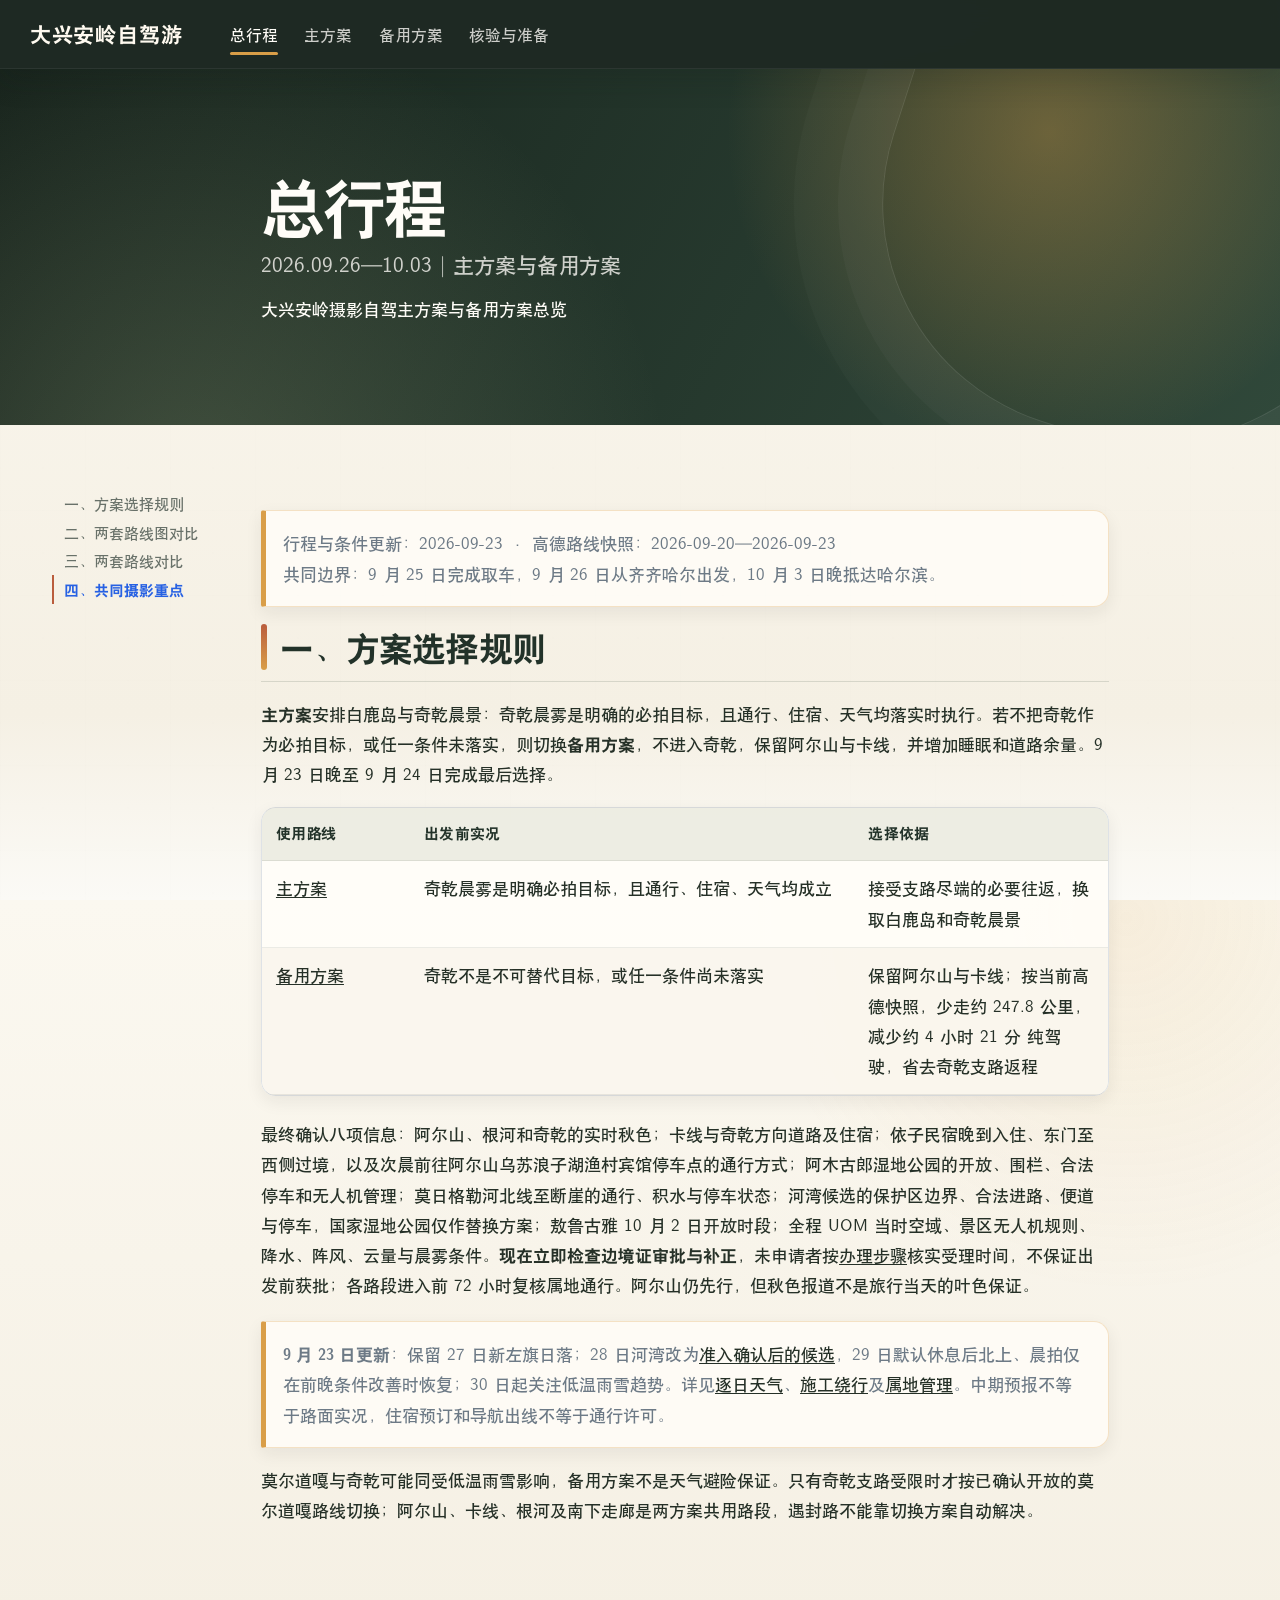
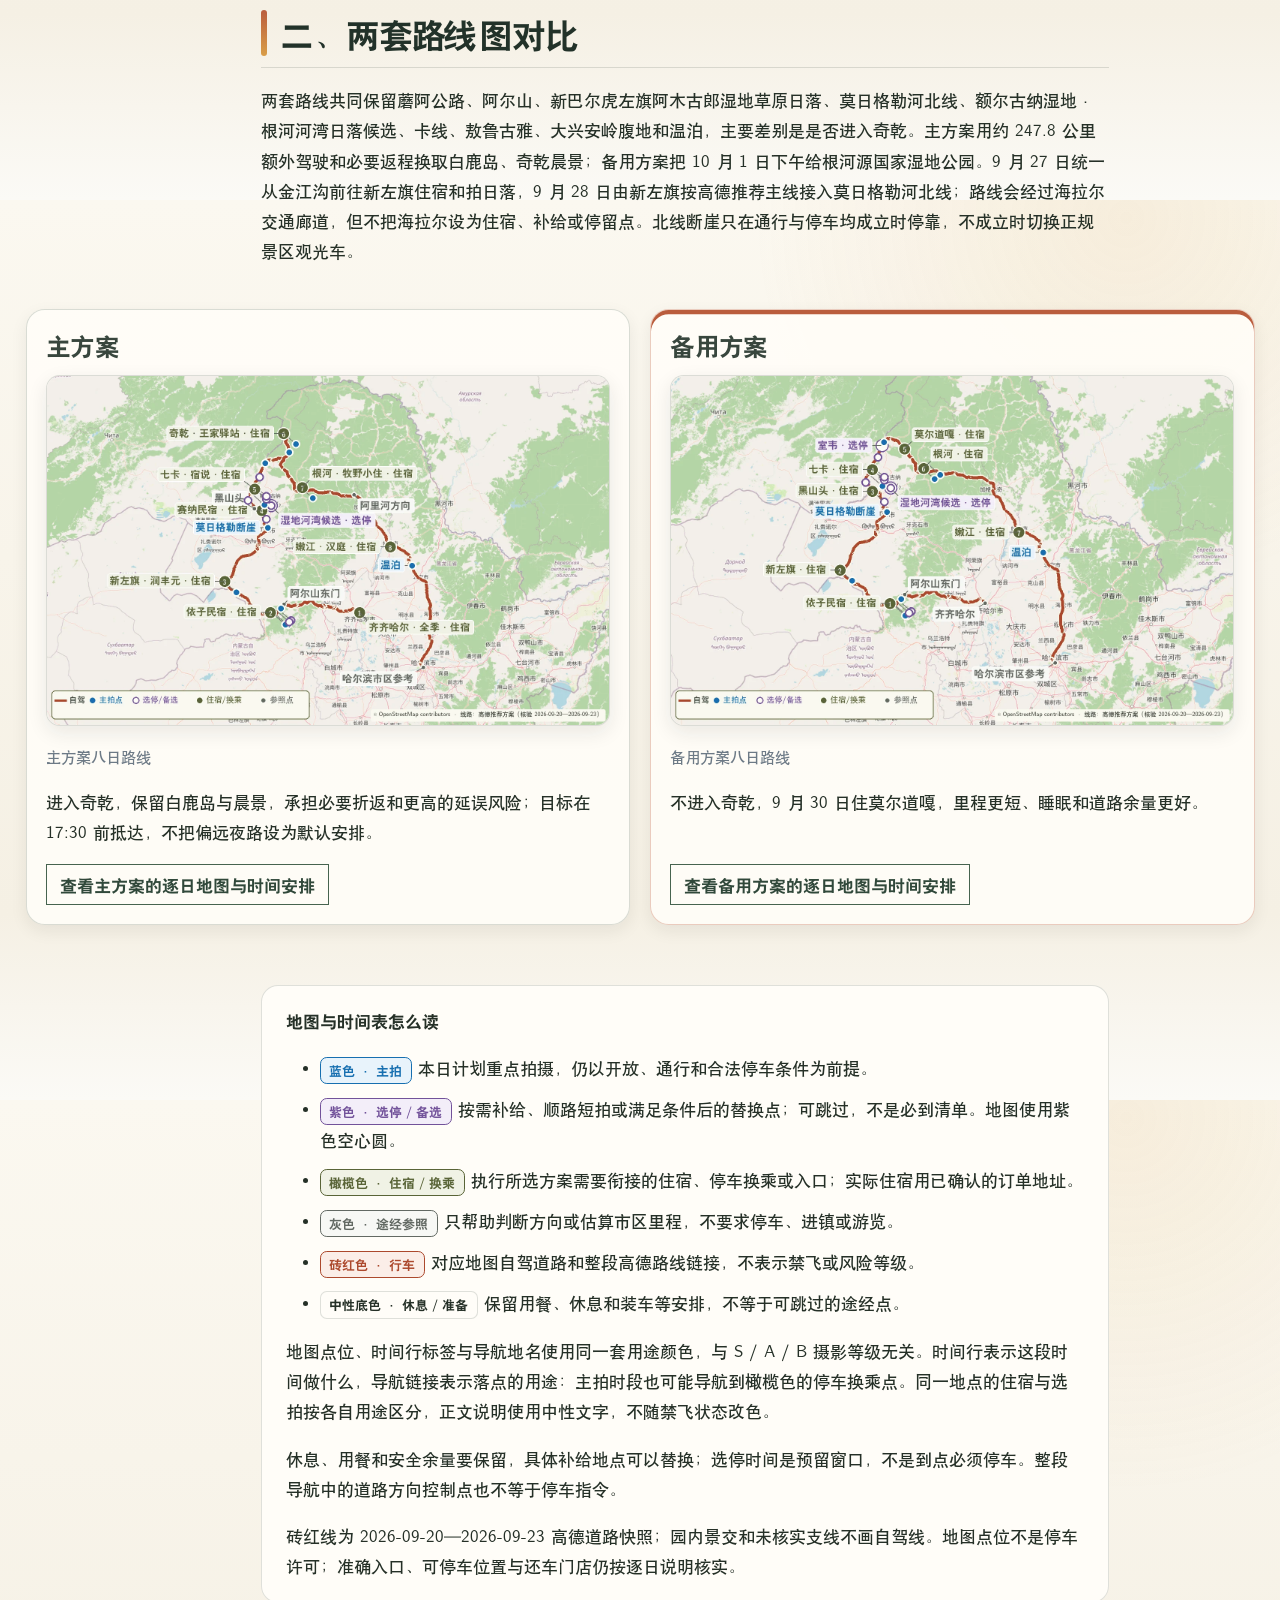
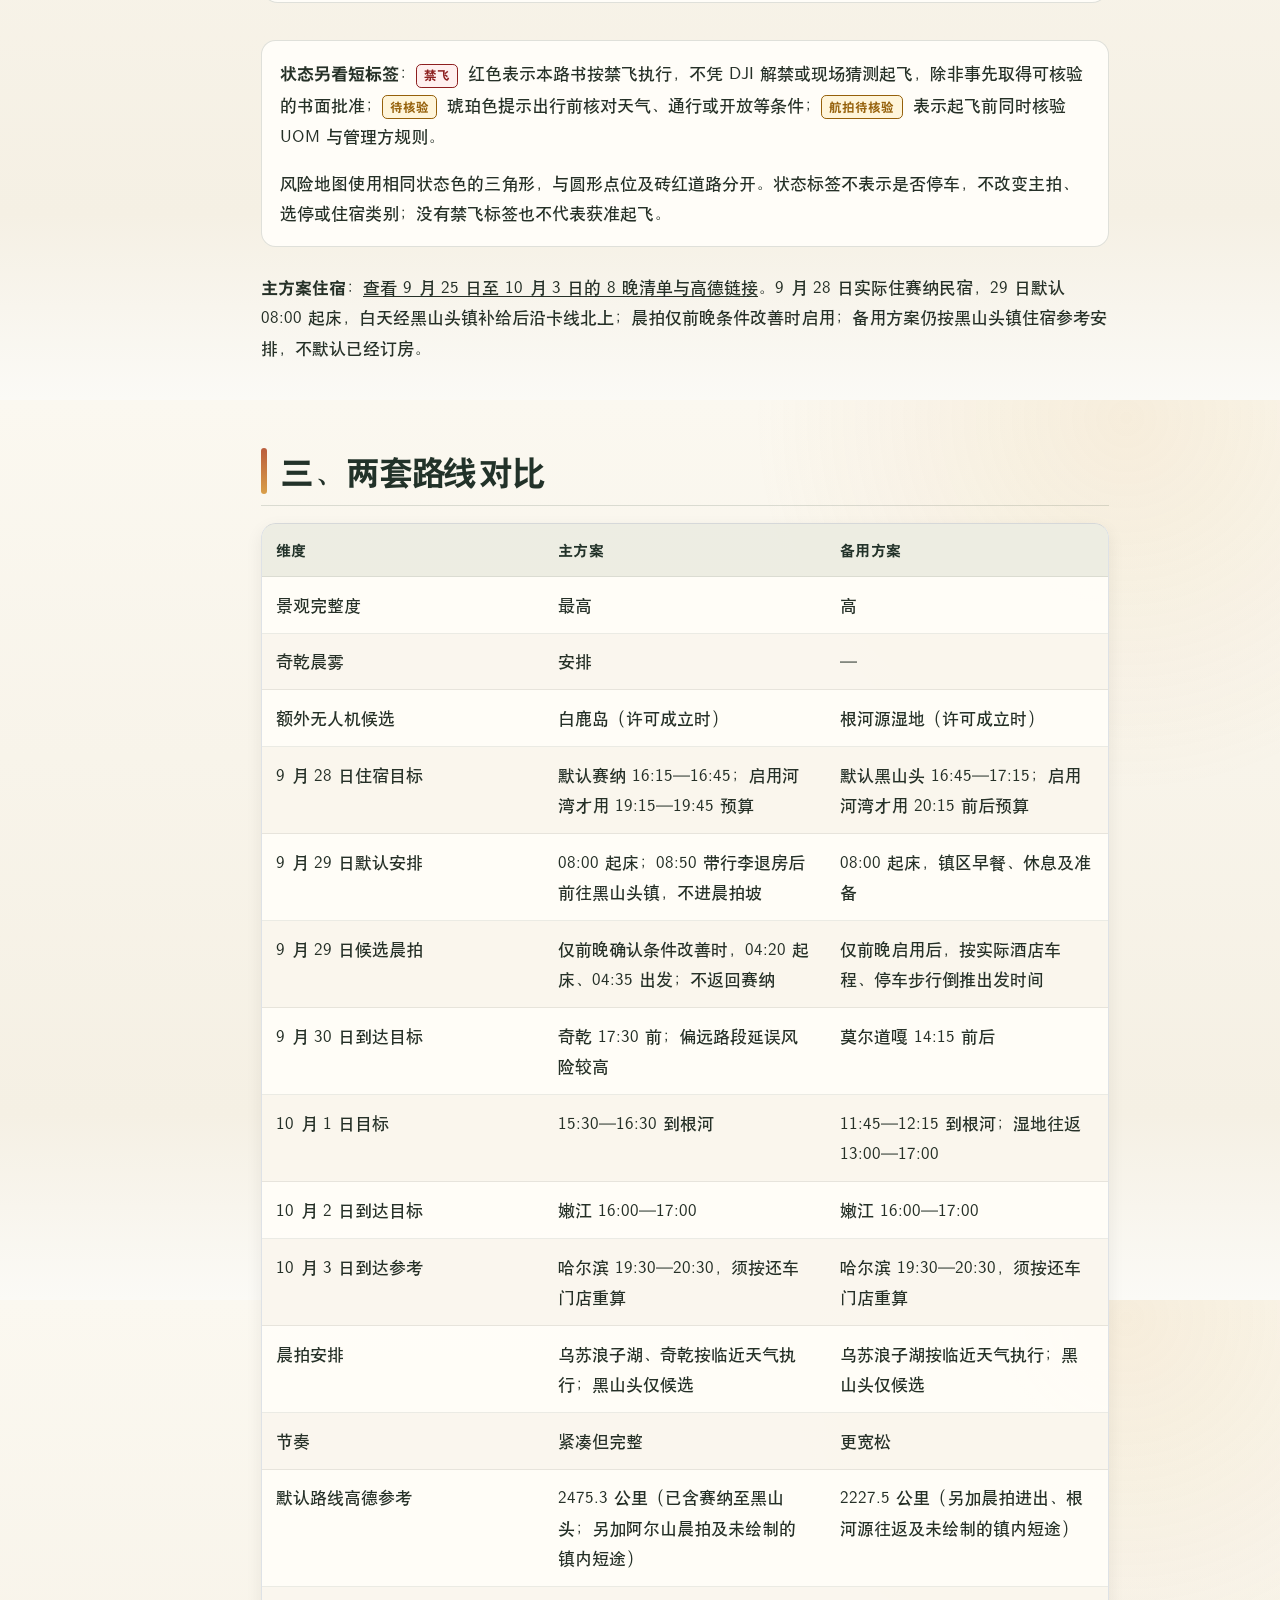
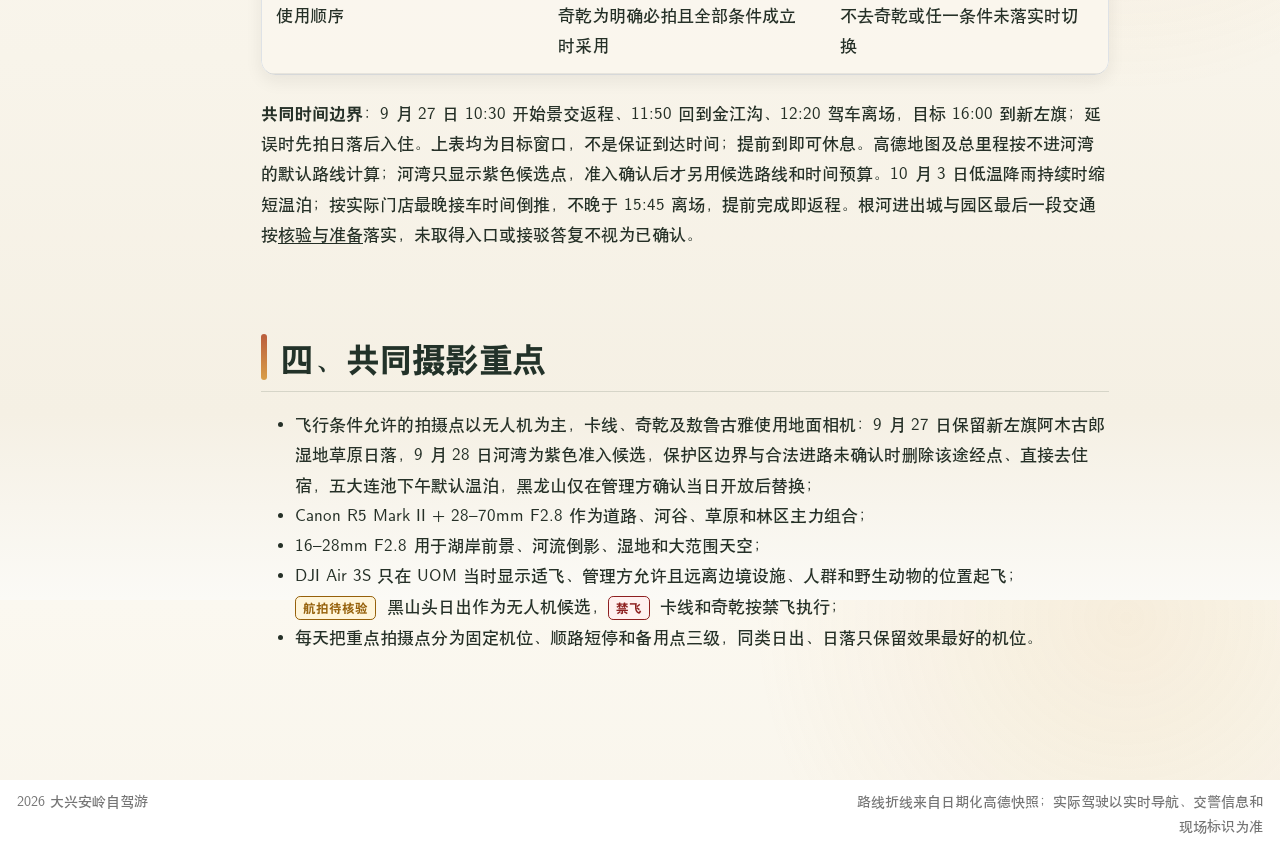
<file: index.html>
<!DOCTYPE html>
<html xmlns="http://www.w3.org/1999/xhtml" lang="zh-Hans" xml:lang="zh-Hans"><head>

<meta charset="utf-8">
<meta name="generator" content="quarto-1.10.18">

<meta name="viewport" content="width=device-width, initial-scale=1.0, user-scalable=yes">

<meta name="description" content="大兴安岭摄影自驾主方案与备用方案总览">

<title>总行程 – 大兴安岭自驾游</title>
<style>
/* Default styles provided by pandoc.
** See https://pandoc.org/MANUAL.html#variables-for-html for config info.
*/
span.smallcaps{font-variant: small-caps;}
div.columns{display: flex; gap: 1.5em;}
div.column{flex: auto;}
@media screen {
div.columns{gap: min(4vw, 1.5em);}
div.column{overflow-x: auto;}
}
div.hanging-indent{margin-left: 1.5em; text-indent: -1.5em;}
ul.task-list{list-style: none;}
ul.task-list li input[type="checkbox"] {
  width: 0.8em;
  margin: 0 0.8em 0.2em -1em; /* quarto-specific, see https://github.com/quarto-dev/quarto-cli/issues/4556 */ 
  vertical-align: middle;
}
</style>


<script src="site_libs/quarto-nav/quarto-nav.js"></script>
<script src="site_libs/clipboard/clipboard.min.js"></script>
<script src="site_libs/quarto-html/quarto.js" type="module"></script>
<script src="site_libs/quarto-html/tabsets/tabsets.js" type="module"></script>
<script src="site_libs/quarto-html/popper.min.js"></script>
<script src="site_libs/quarto-html/tippy.umd.min.js"></script>
<script src="site_libs/quarto-html/anchor.min.js"></script>
<link href="site_libs/quarto-html/tippy.css" rel="stylesheet">
<link href="site_libs/quarto-html/quarto-syntax-highlighting-64a204ab8560d761af7679ceaba22944.css" rel="stylesheet" id="quarto-text-highlighting-styles">
<script src="site_libs/bootstrap/bootstrap.min.js"></script>
<link href="site_libs/bootstrap/bootstrap-icons.css" rel="stylesheet">
<link href="site_libs/bootstrap/bootstrap-2ed33471b37ec59e775b20449ba690d1.min.css" rel="stylesheet" append-hash="true" id="quarto-bootstrap" data-mode="light">
<script src="site_libs/quarto-contrib/glightbox/glightbox.min.js"></script>
<link href="site_libs/quarto-contrib/glightbox/glightbox.min.css" rel="stylesheet">
<link href="site_libs/quarto-contrib/glightbox/lightbox.css" rel="stylesheet">
<script id="quarto-search-options" type="application/json">{
  "language": {
    "search-no-results-text": "没有结果",
    "search-matching-documents-text": "匹配的文档",
    "search-copy-link-title": "复制搜索链接",
    "search-hide-matches-text": "隐藏其它匹配结果",
    "search-more-match-text": "更多匹配结果",
    "search-more-matches-text": "更多匹配结果",
    "search-clear-button-title": "清除",
    "search-text-placeholder": "",
    "search-detached-cancel-button-title": "取消",
    "search-submit-button-title": "提交",
    "search-label": "搜索"
  }
}</script>
<style>html{ scroll-behavior: smooth; }</style>


<link rel="stylesheet" href="assets/colors.css">
<link rel="stylesheet" href="styles.css">
</head>

<body class="floating nav-fixed quarto-light">

<div id="quarto-search-results"></div>
  <header id="quarto-header" class="headroom fixed-top quarto-banner">
    <nav class="navbar navbar-expand-lg " data-bs-theme="dark">
      <div class="navbar-container container-fluid">
      <div class="navbar-brand-container mx-auto">
    <a class="navbar-brand" href="./index.html">
    <span class="navbar-title">大兴安岭自驾游</span>
    </a>
  </div>
          <button class="navbar-toggler" type="button" data-bs-toggle="collapse" data-bs-target="#navbarCollapse" aria-controls="navbarCollapse" role="menu" aria-expanded="false" aria-label="展开或折叠导航栏" onclick="if (window.quartoToggleHeadroom) { window.quartoToggleHeadroom(); }">
  <span class="navbar-toggler-icon"></span>
</button>
          <div class="collapse navbar-collapse" id="navbarCollapse">
            <ul class="navbar-nav navbar-nav-scroll me-auto">
  <li class="nav-item">
    <a class="nav-link active" href="./index.html" aria-current="page"> 
<span class="menu-text">总行程</span></a>
  </li>  
  <li class="nav-item">
    <a class="nav-link" href="./primary.html"> 
<span class="menu-text">主方案</span></a>
  </li>  
  <li class="nav-item">
    <a class="nav-link" href="./option-skip-qiqian.html"> 
<span class="menu-text">备用方案</span></a>
  </li>  
  <li class="nav-item">
    <a class="nav-link" href="./sources.html"> 
<span class="menu-text">核验与准备</span></a>
  </li>  
</ul>
          </div> <!-- /navcollapse -->
            <div class="quarto-navbar-tools">
</div>
      </div> <!-- /container-fluid -->
    </nav>
</header>
<!-- content -->
<header id="title-block-header" class="quarto-title-block default toc-left page-columns page-full">
  <div class="quarto-title-banner page-columns page-full">
    <div class="quarto-title column-body">
      <h1 class="title">总行程</h1>
            <p class="subtitle lead">2026.09.26—10.03｜主方案与备用方案</p>
                  <div>
        <div class="description">
          大兴安岭摄影自驾主方案与备用方案总览
        </div>
      </div>
                </div>
  </div>
    
  
  <div class="quarto-title-meta">

      
    
      
    </div>
    
  
  </header><div id="quarto-content" class="quarto-container page-columns page-rows-contents page-layout-article page-navbar">
<!-- sidebar -->
  <nav id="quarto-sidebar" class="sidebar collapse collapse-horizontal quarto-sidebar-collapse-item sidebar-navigation floating overflow-auto">
    <nav id="TOC" role="doc-toc" class="toc-active">
    <h2 id="toc-title">该页面内容</h2>
   
  <ul class="collapse">
  <li><a href="#一方案选择规则" id="toc-一方案选择规则" class="nav-link active" data-scroll-target="#一方案选择规则">一、方案选择规则</a></li>
  <li><a href="#二两套路线图对比" id="toc-二两套路线图对比" class="nav-link" data-scroll-target="#二两套路线图对比">二、两套路线图对比</a></li>
  <li><a href="#三两套路线对比" id="toc-三两套路线对比" class="nav-link" data-scroll-target="#三两套路线对比">三、两套路线对比</a></li>
  <li><a href="#四共同摄影重点" id="toc-四共同摄影重点" class="nav-link" data-scroll-target="#四共同摄影重点">四、共同摄影重点</a></li>
  </ul>
</nav>
</nav>
<div id="quarto-sidebar-glass" class="quarto-sidebar-collapse-item" data-bs-toggle="collapse" data-bs-target=".quarto-sidebar-collapse-item"></div>
<!-- margin-sidebar -->
    <div id="quarto-margin-sidebar" class="sidebar margin-sidebar zindex-bottom">
    </div>
<!-- main -->
<main class="content quarto-banner-title-block page-columns page-full" id="quarto-document-content">





<blockquote class="blockquote">
<p>行程与条件更新：2026-09-23 · 高德路线快照：2026-09-20—2026-09-23<br> 共同边界：9 月 25 日完成取车，9 月 26 日从齐齐哈尔出发，10 月 3 日晚抵达哈尔滨。</p>
</blockquote>
<section id="一方案选择规则" class="level2">
<h2 class="anchored" data-anchor-id="一方案选择规则">一、方案选择规则</h2>
<p><strong>主方案</strong>安排白鹿岛与奇乾晨景：奇乾晨雾是明确的必拍目标，且通行、住宿、天气均落实时执行。若不把奇乾作为必拍目标，或任一条件未落实，则切换<strong>备用方案</strong>，不进入奇乾，保留阿尔山与卡线，并增加睡眠和道路余量。9 月 23 日晚至 9 月 24 日完成最后选择。</p>
<div class="table-scroll compact-scroll" aria-label="窄屏以卡片显示的表格" tabindex="0" role="region">
<table class="caption-top table">
<thead>
<tr class="header">
<th>使用路线</th>
<th>出发前实况</th>
<th>选择依据</th>
</tr>
</thead>
<tbody>
<tr class="odd">
<td><div class="cell-label" aria-hidden="true">
使用路线
</div>
<div class="cell-content">
<a href="./primary.html">主方案</a>
</div></td>
<td><div class="cell-label" aria-hidden="true">
出发前实况
</div>
<div class="cell-content">
奇乾晨雾是明确必拍目标，且通行、住宿、天气均成立
</div></td>
<td><div class="cell-label" aria-hidden="true">
选择依据
</div>
<div class="cell-content">
接受支路尽端的必要往返，换取白鹿岛和奇乾晨景
</div></td>
</tr>
<tr class="even">
<td><div class="cell-label" aria-hidden="true">
使用路线
</div>
<div class="cell-content">
<a href="./option-skip-qiqian.html">备用方案</a>
</div></td>
<td><div class="cell-label" aria-hidden="true">
出发前实况
</div>
<div class="cell-content">
奇乾不是不可替代目标，或任一条件尚未落实
</div></td>
<td><div class="cell-label" aria-hidden="true">
选择依据
</div>
<div class="cell-content">
保留阿尔山与卡线；按当前高德快照，少走约 247.8 公里，减少约 4 小时 21 分 纯驾驶，省去奇乾支路返程
</div></td>
</tr>
</tbody>
</table>
</div>
<p>最终确认八项信息：阿尔山、根河和奇乾的实时秋色；卡线与奇乾方向道路及住宿；依子民宿晚到入住、东门至西侧过境，以及次晨前往阿尔山乌苏浪子湖渔村宾馆停车点的通行方式；阿木古郎湿地公园的开放、围栏、合法停车和无人机管理；莫日格勒河北线至断崖的通行、积水与停车状态；河湾候选的保护区边界、合法进路、便道与停车，国家湿地公园仅作替换方案；敖鲁古雅 10 月 2 日开放时段；全程 UOM 当时空域、景区无人机规则、降水、阵风、云量与晨雾条件。<strong>现在立即检查边境证审批与补正</strong>，未申请者按<a href="./sources.html#permits">办理步骤</a>核实受理时间，不保证出发前获批；各路段进入前 72 小时复核属地通行。阿尔山仍先行，但秋色报道不是旅行当天的叶色保证。</p>
<blockquote class="blockquote">
<p><strong>9 月 23 日更新</strong>：保留 27 日新左旗日落；28 日河湾改为<a href="./sources.html#riverbend-access">准入确认后的候选</a>，29 日默认休息后北上、晨拍仅在前晚条件改善时恢复；30 日起关注低温雨雪趋势。详见<a href="./sources.html#weather-checks">逐日天气</a>、<a href="./sources.html#road-controls">施工绕行</a>及<a href="./sources.html#jurisdictions">属地管理</a>。中期预报不等于路面实况，住宿预订和导航出线不等于通行许可。</p>
</blockquote>
<p>莫尔道嘎与奇乾可能同受低温雨雪影响，备用方案不是天气避险保证。只有奇乾支路受限时才按已确认开放的莫尔道嘎路线切换；阿尔山、卡线、根河及南下走廊是两方案共用路段，遇封路不能靠切换方案自动解决。</p>
</section>
<section id="二两套路线图对比" class="level2 page-columns page-full">
<h2 class="anchored" data-anchor-id="二两套路线图对比">二、两套路线图对比</h2>
<p>两套路线共同保留蘑阿公路、阿尔山、新巴尔虎左旗阿木古郎湿地草原日落、莫日格勒河北线、额尔古纳湿地·根河河湾日落候选、卡线、敖鲁古雅、大兴安岭腹地和温泊，主要差别是是否进入奇乾。主方案用约 247.8 公里额外驾驶和必要返程换取白鹿岛、奇乾晨景；备用方案把 10 月 1 日下午给根河源国家湿地公园。9 月 27 日统一从金江沟前往新左旗住宿和拍日落，9 月 28 日由新左旗按高德推荐主线接入莫日格勒河北线；路线会经过海拉尔交通廊道，但不把海拉尔设为住宿、补给或停留点。北线断崖只在通行与停车均成立时停靠，不成立时切换正规景区观光车。</p>
<div class="route-comparison column-page">
<section id="主方案" class="level3 route-card">
<h3 class="anchored" data-anchor-id="主方案">主方案</h3>
<div class="quarto-figure quarto-figure-center">
<figure class="figure">
<p><a href="figures/maps/overview.webp" class="lightbox" data-gallery="quarto-lightbox-gallery-1" title="主方案八日路线"><img src="figures/maps/overview.webp" class="route-map img-fluid figure-img" loading="eager" fetchpriority="high" alt="从齐齐哈尔经蘑阿公路、阿尔山、卡线、奇乾、根河和五大连池到哈尔滨的主方案地图"></a></p>
<figcaption>主方案八日路线</figcaption>
</figure>
</div>
<p>进入奇乾，保留白鹿岛与晨景，承担必要折返和更高的延误风险；目标在 17:30 前抵达，不把偏远夜路设为默认安排。</p>
<p><a href="./primary.html" class="btn btn-outline-primary">查看主方案的逐日地图与时间安排</a></p>
</section>
<section id="备用方案" class="level3 route-card">
<h3 class="anchored" data-anchor-id="备用方案">备用方案</h3>
<div class="quarto-figure quarto-figure-center">
<figure class="figure">
<p><a href="figures/maps/skip_overview.webp" class="lightbox" data-gallery="quarto-lightbox-gallery-2" title="备用方案八日路线"><img src="figures/maps/skip_overview.webp" class="route-map img-fluid figure-img" loading="eager" alt="从齐齐哈尔经阿尔山、卡线和莫尔道嘎到根河、五大连池及哈尔滨的备用方案地图"></a></p>
<figcaption>备用方案八日路线</figcaption>
</figure>
</div>
<p>不进入奇乾，9 月 30 日住莫尔道嘎，里程更短、睡眠和道路余量更好。</p>
<p><a href="./option-skip-qiqian.html" class="btn btn-outline-primary">查看备用方案的逐日地图与时间安排</a></p>
</section>
</div>
<div class="stop-legend">
<p><strong>地图与时间表怎么读</strong></p>
<ul>
<li><span class="stop-tag row-planned">蓝色 · 主拍</span> 本日计划重点拍摄，仍以开放、通行和合法停车条件为前提。</li>
<li><span class="stop-tag row-optional">紫色 · 选停 / 备选</span> 按需补给、顺路短拍或满足条件后的替换点；可跳过，不是必到清单。地图使用紫色空心圆。</li>
<li><span class="stop-tag row-logistics">橄榄色 · 住宿 / 换乘</span> 执行所选方案需要衔接的住宿、停车换乘或入口；实际住宿用已确认的订单地址。</li>
<li><span class="stop-tag row-reference">灰色 · 途经参照</span> 只帮助判断方向或估算市区里程，不要求停车、进镇或游览。</li>
<li><span class="stop-tag row-drive">砖红色 · 行车</span> 对应地图自驾道路和整段高德路线链接，不表示禁飞或风险等级。</li>
<li><span class="stop-tag row-rest">中性底色 · 休息 / 准备</span> 保留用餐、休息和装车等安排，不等于可跳过的途经点。</li>
</ul>
<p>地图点位、时间行标签与导航地名使用同一套用途颜色，与 S / A / B 摄影等级无关。时间行表示这段时间做什么，导航链接表示落点的用途：主拍时段也可能导航到橄榄色的停车换乘点。同一地点的住宿与选拍按各自用途区分，正文说明使用中性文字，不随禁飞状态改色。</p>
<p>休息、用餐和安全余量要保留，具体补给地点可以替换；选停时间是预留窗口，不是到点必须停车。整段导航中的道路方向控制点也不等于停车指令。</p>
<p>砖红线为 2026-09-20—2026-09-23 高德道路快照；园内景交和未核实支线不画自驾线。地图点位不是停车许可；准确入口、可停车位置与还车门店仍按逐日说明核实。</p>
</div>
<div class="drone-legend">
<p><strong>状态另看短标签</strong>：<span class="status-tag status-no-fly">禁飞</span> 红色表示本路书按禁飞执行，不凭 DJI 解禁或现场猜测起飞，除非事先取得可核验的书面批准；<span class="status-tag status-check">待核验</span> 琥珀色提示出行前核对天气、通行或开放等条件；<span class="status-tag status-check">航拍待核验</span> 表示起飞前同时核验 UOM 与管理方规则。</p>
<p>风险地图使用相同状态色的三角形，与圆形点位及砖红道路分开。状态标签不表示是否停车，不改变主拍、选停或住宿类别；没有禁飞标签也不代表获准起飞。</p>
</div>
<p><strong>主方案住宿</strong>：<a href="./primary.html#primary-lodgings">查看 9 月 25 日至 10 月 3 日的 8 晚清单与高德链接</a>。9 月 28 日实际住赛纳民宿，29 日默认 08:00 起床，白天经黑山头镇补给后沿卡线北上；晨拍仅前晚条件改善时启用；备用方案仍按黑山头镇住宿参考安排，不默认已经订房。</p>
</section>
<section id="三两套路线对比" class="level2">
<h2 class="anchored" data-anchor-id="三两套路线对比">三、两套路线对比</h2>
<div class="table-scroll compact-scroll" aria-label="窄屏以卡片显示的表格" tabindex="0" role="region">
<table class="caption-top table">
<colgroup>
<col style="width: 33%">
<col style="width: 33%">
<col style="width: 33%">
</colgroup>
<thead>
<tr class="header">
<th>维度</th>
<th>主方案</th>
<th>备用方案</th>
</tr>
</thead>
<tbody>
<tr class="odd">
<td data-label="维度"><div class="cell-label" aria-hidden="true">
维度
</div>
<div class="cell-content">
景观完整度
</div></td>
<td data-label="主方案"><div class="cell-label" aria-hidden="true">
主方案
</div>
<div class="cell-content">
最高
</div></td>
<td data-label="备用方案"><div class="cell-label" aria-hidden="true">
备用方案
</div>
<div class="cell-content">
高
</div></td>
</tr>
<tr class="even">
<td data-label="维度"><div class="cell-label" aria-hidden="true">
维度
</div>
<div class="cell-content">
奇乾晨雾
</div></td>
<td data-label="主方案"><div class="cell-label" aria-hidden="true">
主方案
</div>
<div class="cell-content">
安排
</div></td>
<td data-label="备用方案"><div class="cell-label" aria-hidden="true">
备用方案
</div>
<div class="cell-content">
—
</div></td>
</tr>
<tr class="odd">
<td data-label="维度"><div class="cell-label" aria-hidden="true">
维度
</div>
<div class="cell-content">
额外无人机候选
</div></td>
<td data-label="主方案"><div class="cell-label" aria-hidden="true">
主方案
</div>
<div class="cell-content">
白鹿岛（许可成立时）
</div></td>
<td data-label="备用方案"><div class="cell-label" aria-hidden="true">
备用方案
</div>
<div class="cell-content">
根河源湿地（许可成立时）
</div></td>
</tr>
<tr class="even">
<td data-label="维度"><div class="cell-label" aria-hidden="true">
维度
</div>
<div class="cell-content">
9 月 28 日住宿目标
</div></td>
<td data-label="主方案"><div class="cell-label" aria-hidden="true">
主方案
</div>
<div class="cell-content">
默认赛纳 16:15—16:45；启用河湾才用 19:15—19:45 预算
</div></td>
<td data-label="备用方案"><div class="cell-label" aria-hidden="true">
备用方案
</div>
<div class="cell-content">
默认黑山头 16:45—17:15；启用河湾才用 20:15 前后预算
</div></td>
</tr>
<tr class="odd">
<td data-label="维度"><div class="cell-label" aria-hidden="true">
维度
</div>
<div class="cell-content">
9 月 29 日默认安排
</div></td>
<td data-label="主方案"><div class="cell-label" aria-hidden="true">
主方案
</div>
<div class="cell-content">
08:00 起床；08:50 带行李退房后前往黑山头镇，不进晨拍坡
</div></td>
<td data-label="备用方案"><div class="cell-label" aria-hidden="true">
备用方案
</div>
<div class="cell-content">
08:00 起床，镇区早餐、休息及准备
</div></td>
</tr>
<tr class="even">
<td data-label="维度"><div class="cell-label" aria-hidden="true">
维度
</div>
<div class="cell-content">
9 月 29 日候选晨拍
</div></td>
<td data-label="主方案"><div class="cell-label" aria-hidden="true">
主方案
</div>
<div class="cell-content">
仅前晚确认条件改善时，04:20 起床、04:35 出发；不返回赛纳
</div></td>
<td data-label="备用方案"><div class="cell-label" aria-hidden="true">
备用方案
</div>
<div class="cell-content">
仅前晚启用后，按实际酒店车程、停车步行倒推出发时间
</div></td>
</tr>
<tr class="odd">
<td data-label="维度"><div class="cell-label" aria-hidden="true">
维度
</div>
<div class="cell-content">
9 月 30 日到达目标
</div></td>
<td data-label="主方案"><div class="cell-label" aria-hidden="true">
主方案
</div>
<div class="cell-content">
奇乾 17:30 前；偏远路段延误风险较高
</div></td>
<td data-label="备用方案"><div class="cell-label" aria-hidden="true">
备用方案
</div>
<div class="cell-content">
莫尔道嘎 14:15 前后
</div></td>
</tr>
<tr class="even">
<td data-label="维度"><div class="cell-label" aria-hidden="true">
维度
</div>
<div class="cell-content">
10 月 1 日目标
</div></td>
<td data-label="主方案"><div class="cell-label" aria-hidden="true">
主方案
</div>
<div class="cell-content">
15:30—16:30 到根河
</div></td>
<td data-label="备用方案"><div class="cell-label" aria-hidden="true">
备用方案
</div>
<div class="cell-content">
11:45—12:15 到根河；湿地往返 13:00—17:00
</div></td>
</tr>
<tr class="odd">
<td data-label="维度"><div class="cell-label" aria-hidden="true">
维度
</div>
<div class="cell-content">
10 月 2 日到达目标
</div></td>
<td data-label="主方案"><div class="cell-label" aria-hidden="true">
主方案
</div>
<div class="cell-content">
嫩江 16:00—17:00
</div></td>
<td data-label="备用方案"><div class="cell-label" aria-hidden="true">
备用方案
</div>
<div class="cell-content">
嫩江 16:00—17:00
</div></td>
</tr>
<tr class="even">
<td data-label="维度"><div class="cell-label" aria-hidden="true">
维度
</div>
<div class="cell-content">
10 月 3 日到达参考
</div></td>
<td data-label="主方案"><div class="cell-label" aria-hidden="true">
主方案
</div>
<div class="cell-content">
哈尔滨 19:30—20:30，须按还车门店重算
</div></td>
<td data-label="备用方案"><div class="cell-label" aria-hidden="true">
备用方案
</div>
<div class="cell-content">
哈尔滨 19:30—20:30，须按还车门店重算
</div></td>
</tr>
<tr class="odd">
<td data-label="维度"><div class="cell-label" aria-hidden="true">
维度
</div>
<div class="cell-content">
晨拍安排
</div></td>
<td data-label="主方案"><div class="cell-label" aria-hidden="true">
主方案
</div>
<div class="cell-content">
乌苏浪子湖、奇乾按临近天气执行；黑山头仅候选
</div></td>
<td data-label="备用方案"><div class="cell-label" aria-hidden="true">
备用方案
</div>
<div class="cell-content">
乌苏浪子湖按临近天气执行；黑山头仅候选
</div></td>
</tr>
<tr class="even">
<td data-label="维度"><div class="cell-label" aria-hidden="true">
维度
</div>
<div class="cell-content">
节奏
</div></td>
<td data-label="主方案"><div class="cell-label" aria-hidden="true">
主方案
</div>
<div class="cell-content">
紧凑但完整
</div></td>
<td data-label="备用方案"><div class="cell-label" aria-hidden="true">
备用方案
</div>
<div class="cell-content">
更宽松
</div></td>
</tr>
<tr class="odd">
<td data-label="维度"><div class="cell-label" aria-hidden="true">
维度
</div>
<div class="cell-content">
默认路线高德参考
</div></td>
<td data-label="主方案"><div class="cell-label" aria-hidden="true">
主方案
</div>
<div class="cell-content">
2475.3 公里（已含赛纳至黑山头；另加阿尔山晨拍及未绘制的镇内短途）
</div></td>
<td data-label="备用方案"><div class="cell-label" aria-hidden="true">
备用方案
</div>
<div class="cell-content">
2227.5 公里（另加晨拍进出、根河源往返及未绘制的镇内短途）
</div></td>
</tr>
<tr class="even">
<td data-label="维度"><div class="cell-label" aria-hidden="true">
维度
</div>
<div class="cell-content">
使用顺序
</div></td>
<td data-label="主方案"><div class="cell-label" aria-hidden="true">
主方案
</div>
<div class="cell-content">
奇乾为明确必拍且全部条件成立时采用
</div></td>
<td data-label="备用方案"><div class="cell-label" aria-hidden="true">
备用方案
</div>
<div class="cell-content">
不去奇乾或任一条件未落实时切换
</div></td>
</tr>
</tbody>
</table>
</div>
<p><strong>共同时间边界</strong>：9 月 27 日 10:30 开始景交返程、11:50 回到金江沟、12:20 驾车离场，目标 16:00 到新左旗；延误时先拍日落后入住。上表均为目标窗口，不是保证到达时间；提前到即可休息。高德地图及总里程按不进河湾的默认路线计算；河湾只显示紫色候选点，准入确认后才另用候选路线和时间预算。10 月 3 日低温降雨持续时缩短温泊；按实际门店最晚接车时间倒推，不晚于 15:45 离场，提前完成即返程。根河进出城与园区最后一段交通按<a href="./sources.html#access-parking">核验与准备</a>落实，未取得入口或接驳答复不视为已确认。</p>
</section>
<section id="四共同摄影重点" class="level2">
<h2 class="anchored" data-anchor-id="四共同摄影重点">四、共同摄影重点</h2>
<ul>
<li>飞行条件允许的拍摄点以无人机为主，卡线、奇乾及敖鲁古雅使用地面相机：9 月 27 日保留新左旗阿木古郎湿地草原日落，9 月 28 日河湾为紫色准入候选，保护区边界与合法进路未确认时删除该途经点、直接去住宿，五大连池下午默认温泊，黑龙山仅在管理方确认当日开放后替换；</li>
<li>Canon R5 Mark II + 28–70mm F2.8 作为道路、河谷、草原和林区主力组合；</li>
<li>16–28mm F2.8 用于湖岸前景、河流倒影、湿地和大范围天空；</li>
<li>DJI Air 3S 只在 UOM 当时显示适飞、管理方允许且远离边境设施、人群和野生动物的位置起飞；<span class="status-tag status-check">航拍待核验</span> <span>黑山头日出作为无人机候选</span>，<span class="status-tag status-no-fly">禁飞</span> <span>卡线和奇乾按禁飞执行</span>；</li>
<li>每天把重点拍摄点分为固定机位、顺路短停和备用点三级，同类日出、日落只保留效果最好的机位。</li>
</ul>


</section>

<a onclick="window.scrollTo(0, 0); return false;" role="button" id="quarto-back-to-top"><i class="bi bi-arrow-up"></i> 回到顶部</a></main> <!-- /main -->
<script id="quarto-html-after-body" type="application/javascript">
  window.document.addEventListener("DOMContentLoaded", function (event) {
    const icon = "";
    const anchorJS = new window.AnchorJS();
    anchorJS.options = {
      placement: 'right',
      icon: icon
    };
    anchorJS.add('.anchored');
    const isCodeAnnotation = (el) => {
      for (const clz of el.classList) {
        if (clz.startsWith('code-annotation-')) {                     
          return true;
        }
      }
      return false;
    }
    const onCopySuccess = function(e) {
      // button target
      const button = e.trigger;
      // don't keep focus
      button.blur();
      // flash "checked"
      button.classList.add('code-copy-button-checked');
      var currentTitle = button.getAttribute("title");
      button.setAttribute("title", "已复制");
      let tooltip;
      if (window.bootstrap) {
        button.setAttribute("data-bs-toggle", "tooltip");
        button.setAttribute("data-bs-placement", "left");
        button.setAttribute("data-bs-title", "已复制");
        tooltip = new bootstrap.Tooltip(button, 
          { trigger: "manual", 
            customClass: "code-copy-button-tooltip",
            offset: [0, -8]});
        tooltip.show();    
      }
      setTimeout(function() {
        if (tooltip) {
          tooltip.hide();
          button.removeAttribute("data-bs-title");
          button.removeAttribute("data-bs-toggle");
          button.removeAttribute("data-bs-placement");
        }
        button.setAttribute("title", currentTitle);
        button.classList.remove('code-copy-button-checked');
      }, 1000);
      // clear code selection
      e.clearSelection();
    }
    const getTextToCopy = function(trigger) {
      const outerScaffold = trigger.parentElement.cloneNode(true);
      const codeEl = outerScaffold.querySelector('code');
      for (const childEl of codeEl.children) {
        if (isCodeAnnotation(childEl)) {
          childEl.remove();
        }
      }
      return codeEl.innerText;
    }
    const clipboard = new window.ClipboardJS('.code-copy-button:not([data-in-quarto-modal])', {
      text: getTextToCopy
    });
    clipboard.on('success', onCopySuccess);
    if (window.document.getElementById('quarto-embedded-source-code-modal')) {
      const clipboardModal = new window.ClipboardJS('.code-copy-button[data-in-quarto-modal]', {
        text: getTextToCopy,
        container: window.document.getElementById('quarto-embedded-source-code-modal')
      });
      clipboardModal.on('success', onCopySuccess);
    }
      var localhostRegex = new RegExp(/^(?:http|https):\/\/localhost\:?[0-9]*\//);
      var mailtoRegex = new RegExp(/^mailto:/);
        var filterRegex = new RegExp("https:\/\/aliosvictor\.github\.io\/dongbei-roadbook\/");
      var isInternal = (href) => {
          return filterRegex.test(href) || localhostRegex.test(href) || mailtoRegex.test(href);
      }
      // Inspect non-navigation links and adorn them if external
     var links = window.document.querySelectorAll('a[href]:not(.nav-link):not(.navbar-brand):not(.toc-action):not(.sidebar-link):not(.sidebar-item-toggle):not(.pagination-link):not(.no-external):not([aria-hidden]):not(.dropdown-item):not(.quarto-navigation-tool):not(.about-link)');
      for (var i=0; i<links.length; i++) {
        const link = links[i];
        if (!isInternal(link.href)) {
          // undo the damage that might have been done by quarto-nav.js in the case of
          // links that we want to consider external
          if (link.dataset.originalHref !== undefined) {
            link.href = link.dataset.originalHref;
          }
            // target, if specified
            link.setAttribute("target", "_blank");
            if (link.getAttribute("rel") === null) {
              link.setAttribute("rel", "noopener");
            }
        }
      }
    function tippyHover(el, contentFn, onTriggerFn, onUntriggerFn) {
      const config = {
        allowHTML: true,
        maxWidth: 500,
        delay: 100,
        arrow: false,
        appendTo: function(el) {
            return el.parentElement;
        },
        interactive: true,
        interactiveBorder: 10,
        theme: 'quarto',
        placement: 'bottom-start',
      };
      if (contentFn) {
        config.content = contentFn;
      }
      if (onTriggerFn) {
        config.onTrigger = onTriggerFn;
      }
      if (onUntriggerFn) {
        config.onUntrigger = onUntriggerFn;
      }
      window.tippy(el, config); 
    }
    const noterefs = window.document.querySelectorAll('a[role="doc-noteref"]');
    for (var i=0; i<noterefs.length; i++) {
      const ref = noterefs[i];
      tippyHover(ref, function() {
        // use id or data attribute instead here
        let href = ref.getAttribute('data-footnote-href') || ref.getAttribute('href');
        try { href = new URL(href).hash; } catch {}
        const id = href.replace(/^#\/?/, "");
        const note = window.document.getElementById(id);
        if (note) {
          return note.innerHTML;
        } else {
          return "";
        }
      });
    }
    const xrefs = window.document.querySelectorAll('a.quarto-xref');
    const processXRef = (id, note) => {
      // Strip column container classes
      const stripColumnClz = (el) => {
        el.classList.remove("page-full", "page-columns");
        if (el.children) {
          for (const child of el.children) {
            stripColumnClz(child);
          }
        }
      }
      stripColumnClz(note)
      if (id === null || id.startsWith('sec-')) {
        // Special case sections, only their first couple elements
        const container = document.createElement("div");
        if (note.children && note.children.length > 2) {
          container.appendChild(note.children[0].cloneNode(true));
          for (let i = 1; i < note.children.length; i++) {
            const child = note.children[i];
            if (child.tagName === "P" && child.innerText === "") {
              continue;
            } else {
              container.appendChild(child.cloneNode(true));
              break;
            }
          }
          if (window.Quarto?.typesetMath) {
            window.Quarto.typesetMath(container);
          }
          return container.innerHTML
        } else {
          if (window.Quarto?.typesetMath) {
            window.Quarto.typesetMath(note);
          }
          return note.innerHTML;
        }
      } else {
        // Remove any anchor links if they are present
        const anchorLink = note.querySelector('a.anchorjs-link');
        if (anchorLink) {
          anchorLink.remove();
        }
        if (window.Quarto?.typesetMath) {
          window.Quarto.typesetMath(note);
        }
        if (note.classList.contains("callout")) {
          return note.outerHTML;
        } else {
          return note.innerHTML;
        }
      }
    }
    for (var i=0; i<xrefs.length; i++) {
      const xref = xrefs[i];
      tippyHover(xref, undefined, function(instance) {
        instance.disable();
        let url = xref.getAttribute('href');
        let hash = undefined; 
        if (url.startsWith('#')) {
          hash = url;
        } else {
          try { hash = new URL(url).hash; } catch {}
        }
        if (hash) {
          const id = hash.replace(/^#\/?/, "");
          const note = window.document.getElementById(id);
          if (note !== null) {
            try {
              const html = processXRef(id, note.cloneNode(true));
              instance.setContent(html);
            } finally {
              instance.enable();
              instance.show();
            }
          } else {
            // See if we can fetch this
            fetch(url.split('#')[0])
            .then(res => res.text())
            .then(html => {
              const parser = new DOMParser();
              const htmlDoc = parser.parseFromString(html, "text/html");
              const note = htmlDoc.getElementById(id);
              if (note !== null) {
                const html = processXRef(id, note);
                instance.setContent(html);
              } 
            }).finally(() => {
              instance.enable();
              instance.show();
            });
          }
        } else {
          // See if we can fetch a full url (with no hash to target)
          // This is a special case and we should probably do some content thinning / targeting
          fetch(url)
          .then(res => res.text())
          .then(html => {
            const parser = new DOMParser();
            const htmlDoc = parser.parseFromString(html, "text/html");
            const note = htmlDoc.querySelector('main.content');
            if (note !== null) {
              // This should only happen for chapter cross references
              // (since there is no id in the URL)
              // remove the first header
              if (note.children.length > 0 && note.children[0].tagName === "HEADER") {
                note.children[0].remove();
              }
              const html = processXRef(null, note);
              instance.setContent(html);
            } 
          }).finally(() => {
            instance.enable();
            instance.show();
          });
        }
      }, function(instance) {
      });
    }
        let selectedAnnoteEl;
        const selectorForAnnotation = ( cell, annotation) => {
          let cellAttr = 'data-code-cell="' + cell + '"';
          let lineAttr = 'data-code-annotation="' +  annotation + '"';
          const selector = 'span[' + cellAttr + '][' + lineAttr + ']';
          return selector;
        }
        const selectCodeLines = (annoteEl) => {
          const doc = window.document;
          const targetCell = annoteEl.getAttribute("data-target-cell");
          const targetAnnotation = annoteEl.getAttribute("data-target-annotation");
          const annoteSpan = window.document.querySelector(selectorForAnnotation(targetCell, targetAnnotation));
          const lines = annoteSpan.getAttribute("data-code-lines").split(",");
          const lineIds = lines.map((line) => {
            return targetCell + "-" + line;
          })
          let top = null;
          let height = null;
          let parent = null;
          if (lineIds.length > 0) {
              //compute the position of the single el (top and bottom and make a div)
              const el = window.document.getElementById(lineIds[0]);
              top = el.offsetTop;
              height = el.offsetHeight;
              parent = el.parentElement.parentElement;
            if (lineIds.length > 1) {
              const lastEl = window.document.getElementById(lineIds[lineIds.length - 1]);
              const bottom = lastEl.offsetTop + lastEl.offsetHeight;
              height = bottom - top;
            }
            if (top !== null && height !== null && parent !== null) {
              // cook up a div (if necessary) and position it 
              let div = window.document.getElementById("code-annotation-line-highlight");
              if (div === null) {
                div = window.document.createElement("div");
                div.setAttribute("id", "code-annotation-line-highlight");
                div.style.position = 'absolute';
                parent.appendChild(div);
              }
              div.style.top = top - 2 + "px";
              div.style.height = height + 4 + "px";
              div.style.left = 0;
              let gutterDiv = window.document.getElementById("code-annotation-line-highlight-gutter");
              if (gutterDiv === null) {
                gutterDiv = window.document.createElement("div");
                gutterDiv.setAttribute("id", "code-annotation-line-highlight-gutter");
                gutterDiv.style.position = 'absolute';
                const codeCell = window.document.getElementById(targetCell);
                const gutter = codeCell.querySelector('.code-annotation-gutter');
                gutter.appendChild(gutterDiv);
              }
              gutterDiv.style.top = top - 2 + "px";
              gutterDiv.style.height = height + 4 + "px";
            }
            selectedAnnoteEl = annoteEl;
          }
        };
        const unselectCodeLines = () => {
          const elementsIds = ["code-annotation-line-highlight", "code-annotation-line-highlight-gutter"];
          elementsIds.forEach((elId) => {
            const div = window.document.getElementById(elId);
            if (div) {
              div.remove();
            }
          });
          selectedAnnoteEl = undefined;
        };
          // Handle positioning of the toggle
      window.addEventListener(
        "resize",
        throttle(() => {
          elRect = undefined;
          if (selectedAnnoteEl) {
            selectCodeLines(selectedAnnoteEl);
          }
        }, 10)
      );
      function throttle(fn, ms) {
      let throttle = false;
      let timer;
        return (...args) => {
          if(!throttle) { // first call gets through
              fn.apply(this, args);
              throttle = true;
          } else { // all the others get throttled
              if(timer) clearTimeout(timer); // cancel #2
              timer = setTimeout(() => {
                fn.apply(this, args);
                timer = throttle = false;
              }, ms);
          }
        };
      }
        // Attach click handler to the DT
        const annoteDls = window.document.querySelectorAll('dt[data-target-cell]');
        for (const annoteDlNode of annoteDls) {
          annoteDlNode.addEventListener('click', (event) => {
            const clickedEl = event.target;
            if (clickedEl !== selectedAnnoteEl) {
              unselectCodeLines();
              const activeEl = window.document.querySelector('dt[data-target-cell].code-annotation-active');
              if (activeEl) {
                activeEl.classList.remove('code-annotation-active');
              }
              selectCodeLines(clickedEl);
              clickedEl.classList.add('code-annotation-active');
            } else {
              // Unselect the line
              unselectCodeLines();
              clickedEl.classList.remove('code-annotation-active');
            }
          });
        }
    const findCites = (el) => {
      const parentEl = el.parentElement;
      if (parentEl) {
        const cites = parentEl.dataset.cites;
        if (cites) {
          return {
            el,
            cites: cites.split(' ')
          };
        } else {
          return findCites(el.parentElement)
        }
      } else {
        return undefined;
      }
    };
    var bibliorefs = window.document.querySelectorAll('a[role="doc-biblioref"]');
    for (var i=0; i<bibliorefs.length; i++) {
      const ref = bibliorefs[i];
      const citeInfo = findCites(ref);
      if (citeInfo) {
        tippyHover(citeInfo.el, function() {
          var popup = window.document.createElement('div');
          citeInfo.cites.forEach(function(cite) {
            var citeDiv = window.document.createElement('div');
            citeDiv.classList.add('hanging-indent');
            citeDiv.classList.add('csl-entry');
            var biblioDiv = window.document.getElementById('ref-' + cite);
            if (biblioDiv) {
              citeDiv.innerHTML = biblioDiv.innerHTML;
            }
            popup.appendChild(citeDiv);
          });
          return popup.innerHTML;
        });
      }
    }
  });
  </script>
</div> <!-- /content -->
<footer class="footer">
  <div class="nav-footer">
    <div class="nav-footer-left">
<p>2026 大兴安岭自驾游</p>
</div>   
    <div class="nav-footer-center">
      &nbsp;
    </div>
    <div class="nav-footer-right">
<p>路线折线来自日期化高德快照；实际驾驶以实时导航、交警信息和现场标识为准</p>
</div>
  </div>
</footer>
<script>var lightboxQuarto = GLightbox({"closeEffect":"zoom","descPosition":"bottom","loop":false,"openEffect":"zoom","selector":".lightbox"});
(function() {
  let previousOnload = window.onload;
  window.onload = () => {
    if (previousOnload) {
      previousOnload();
    }
    lightboxQuarto.on('slide_before_load', (data) => {
      const { slideIndex, slideNode, slideConfig, player, trigger } = data;
      const href = trigger.getAttribute('href');
      if (href !== null) {
        const imgEl = window.document.querySelector(`a[href="${href}"] img`);
        if (imgEl !== null) {
          const srcAttr = imgEl.getAttribute("src");
          if (srcAttr && srcAttr.startsWith("data:")) {
            slideConfig.href = srcAttr;
          }
        }
      } 
    });
  
    lightboxQuarto.on('slide_after_load', (data) => {
      const { slideIndex, slideNode, slideConfig, player, trigger } = data;
      if (window.Quarto?.typesetMath) {
        window.Quarto.typesetMath(slideNode);
      }
    });
  
  };
  
})();
          </script>




<script src="site_libs/quarto-html/zenscroll-min.js"></script>
</body></html>
</file>
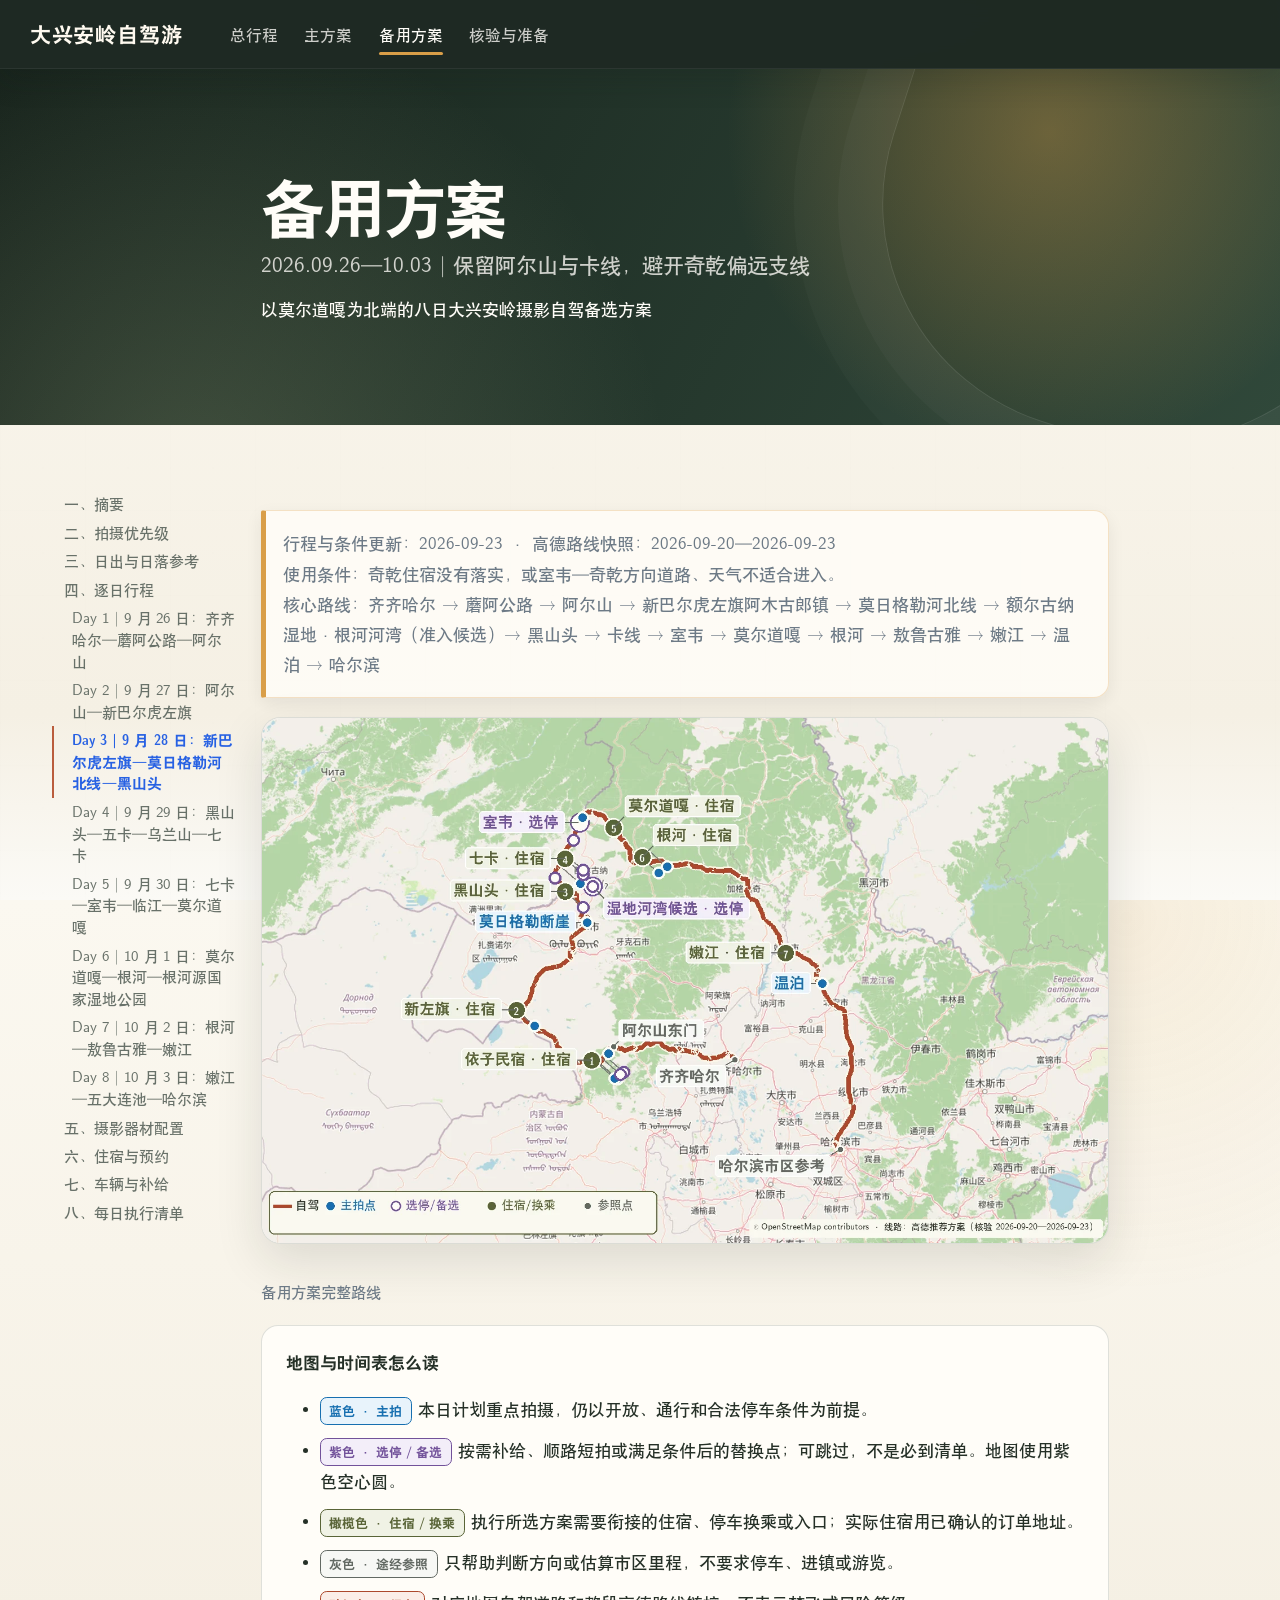
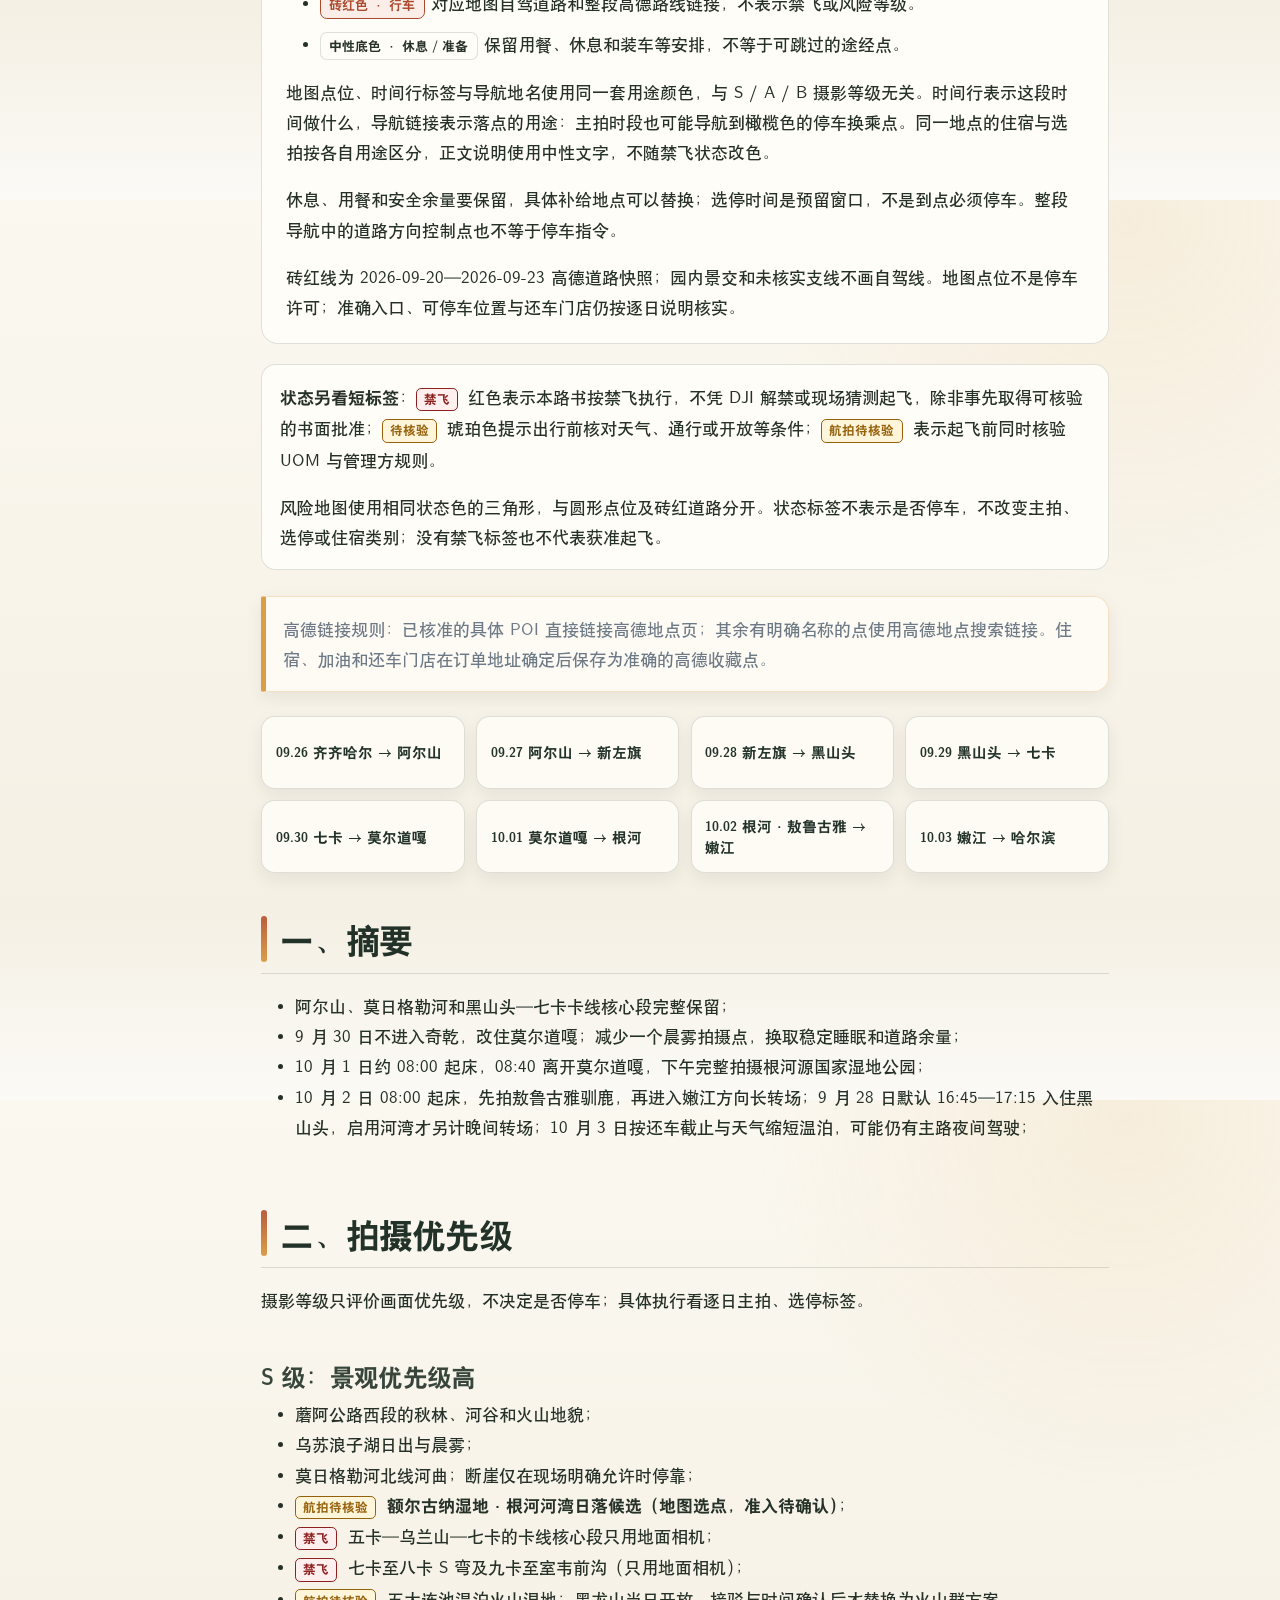
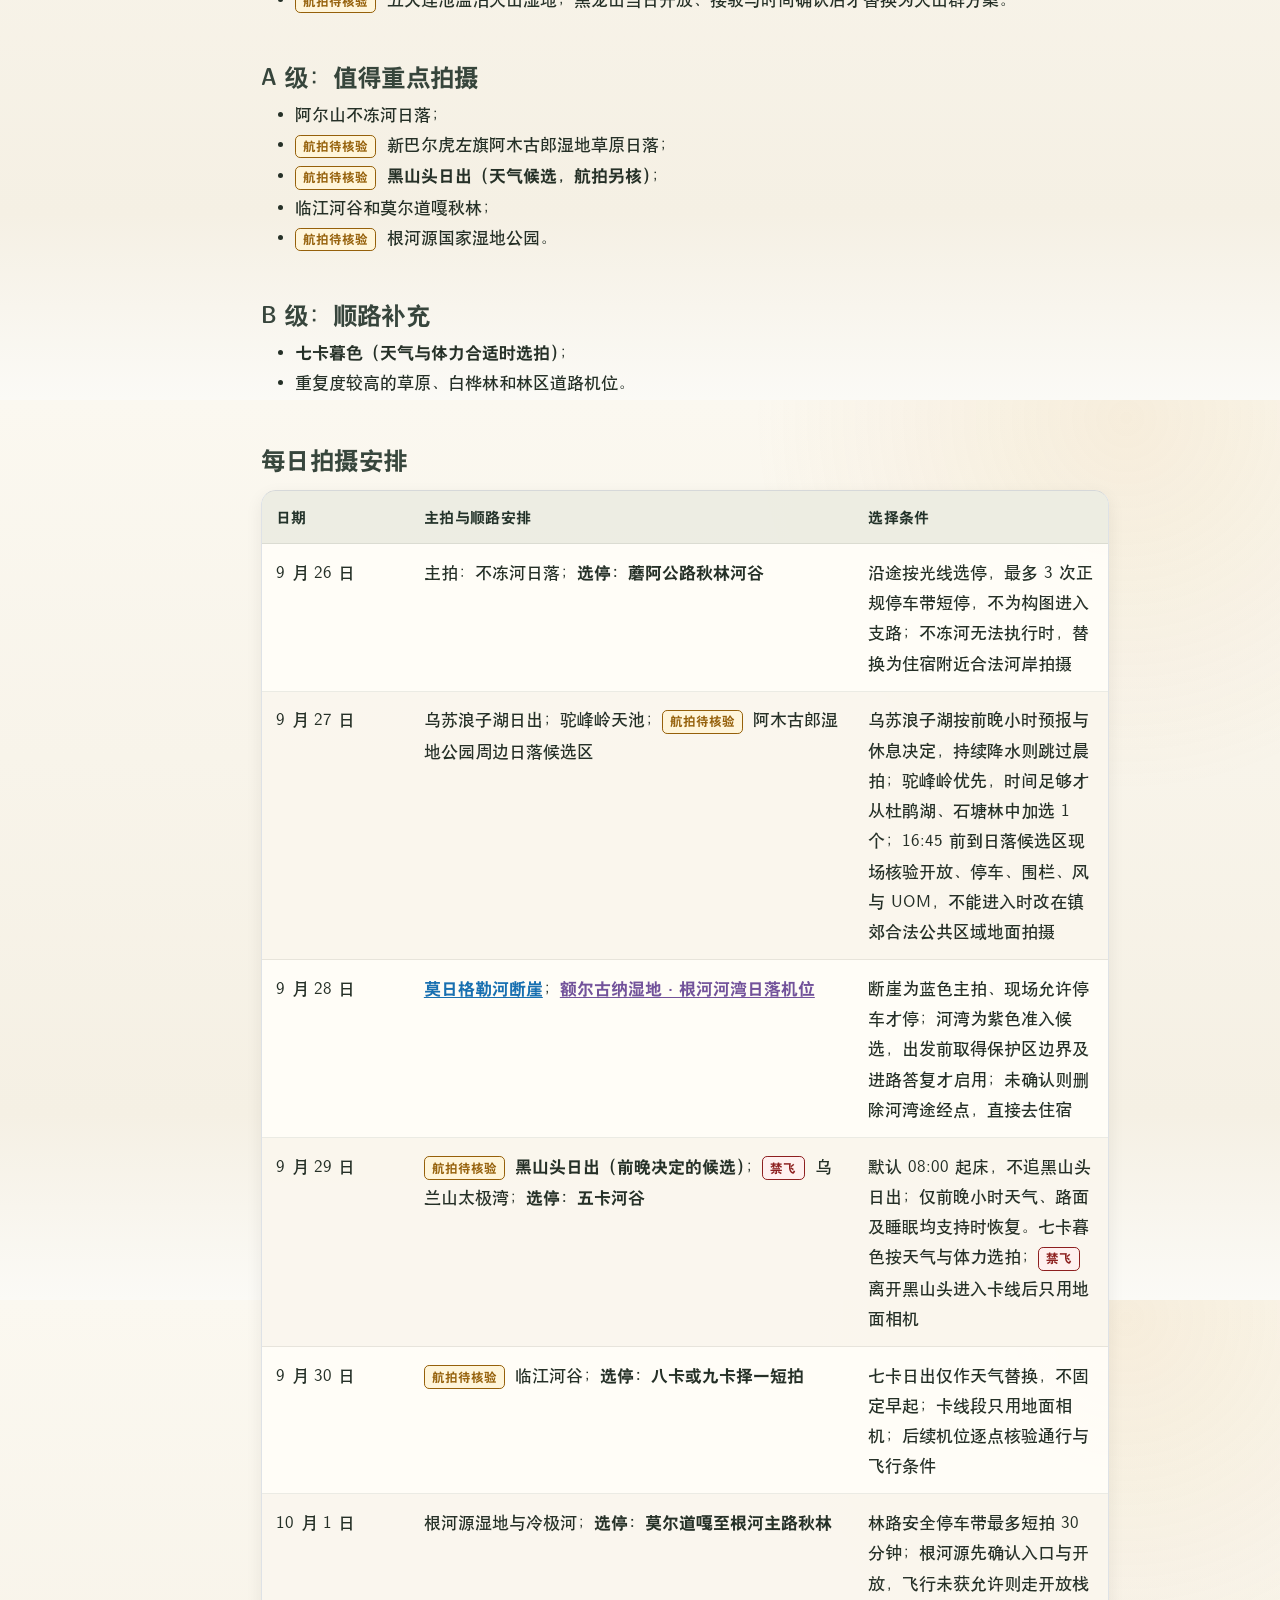
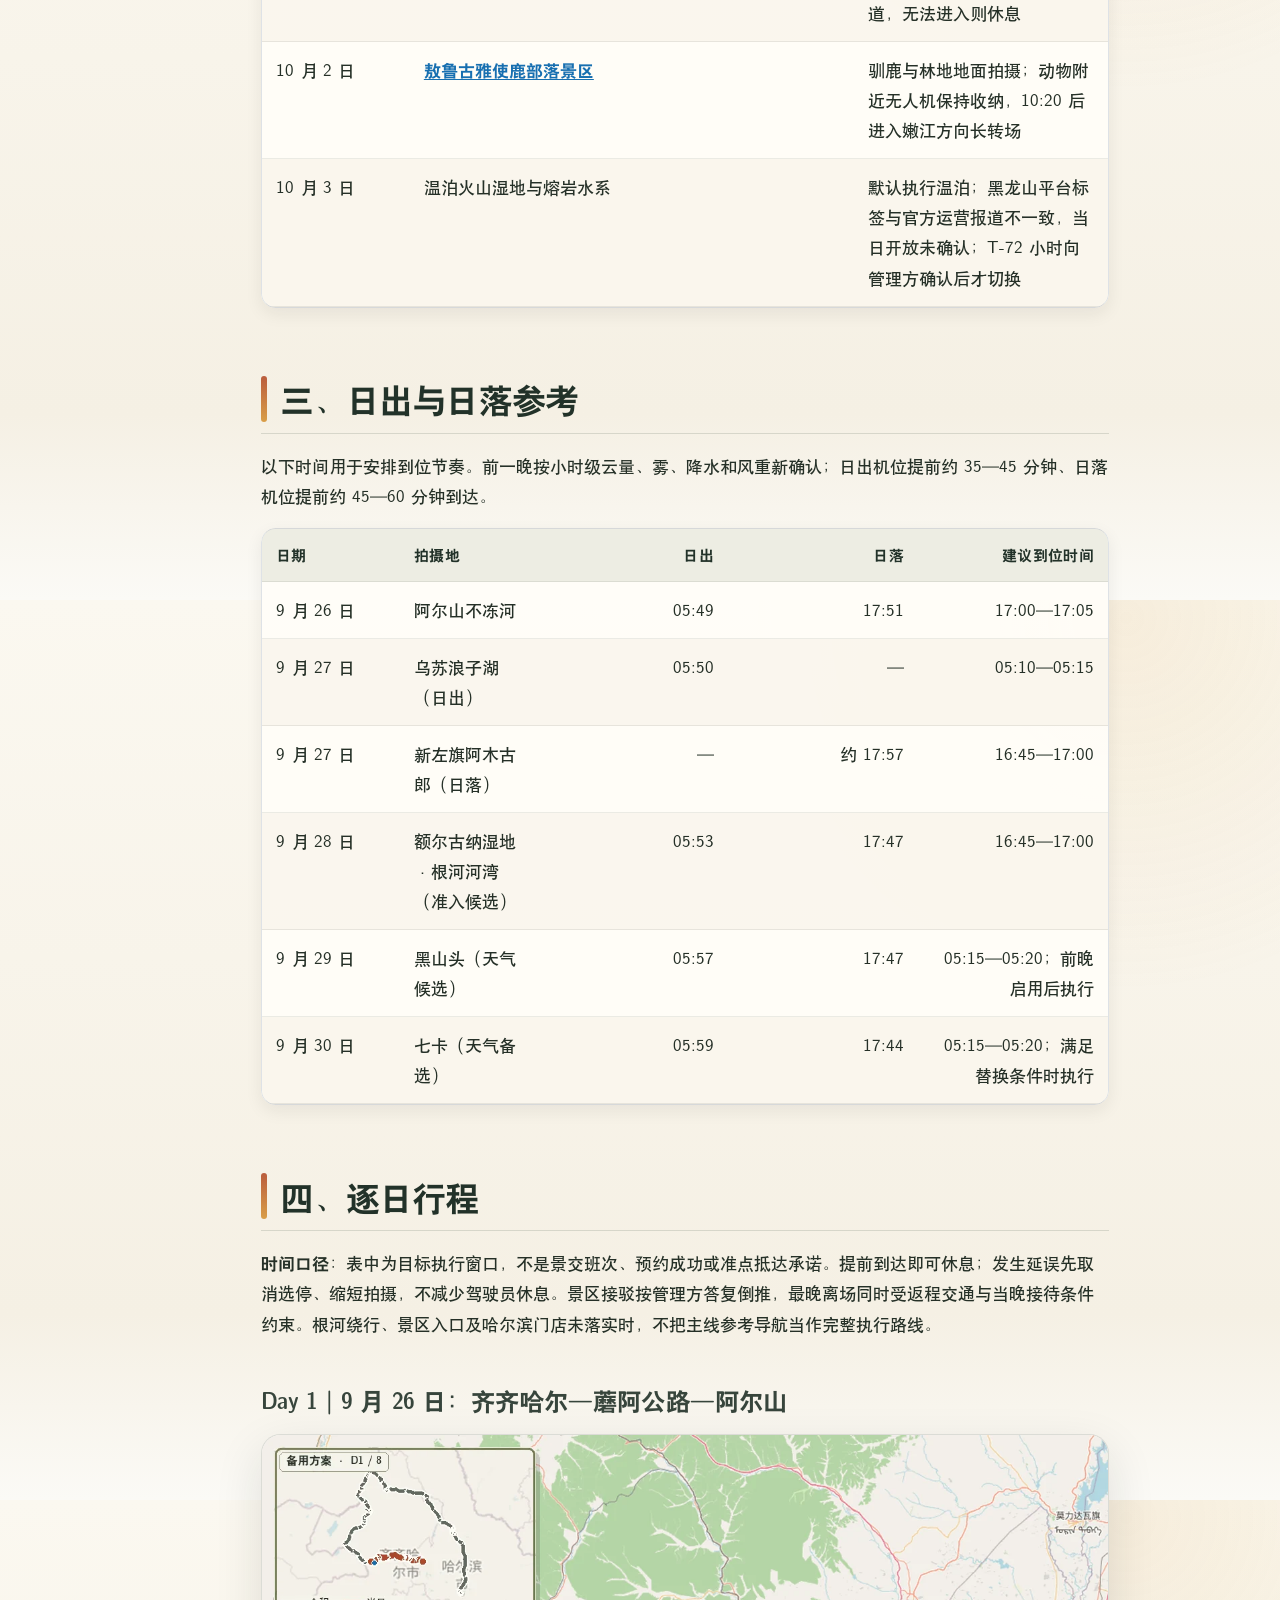
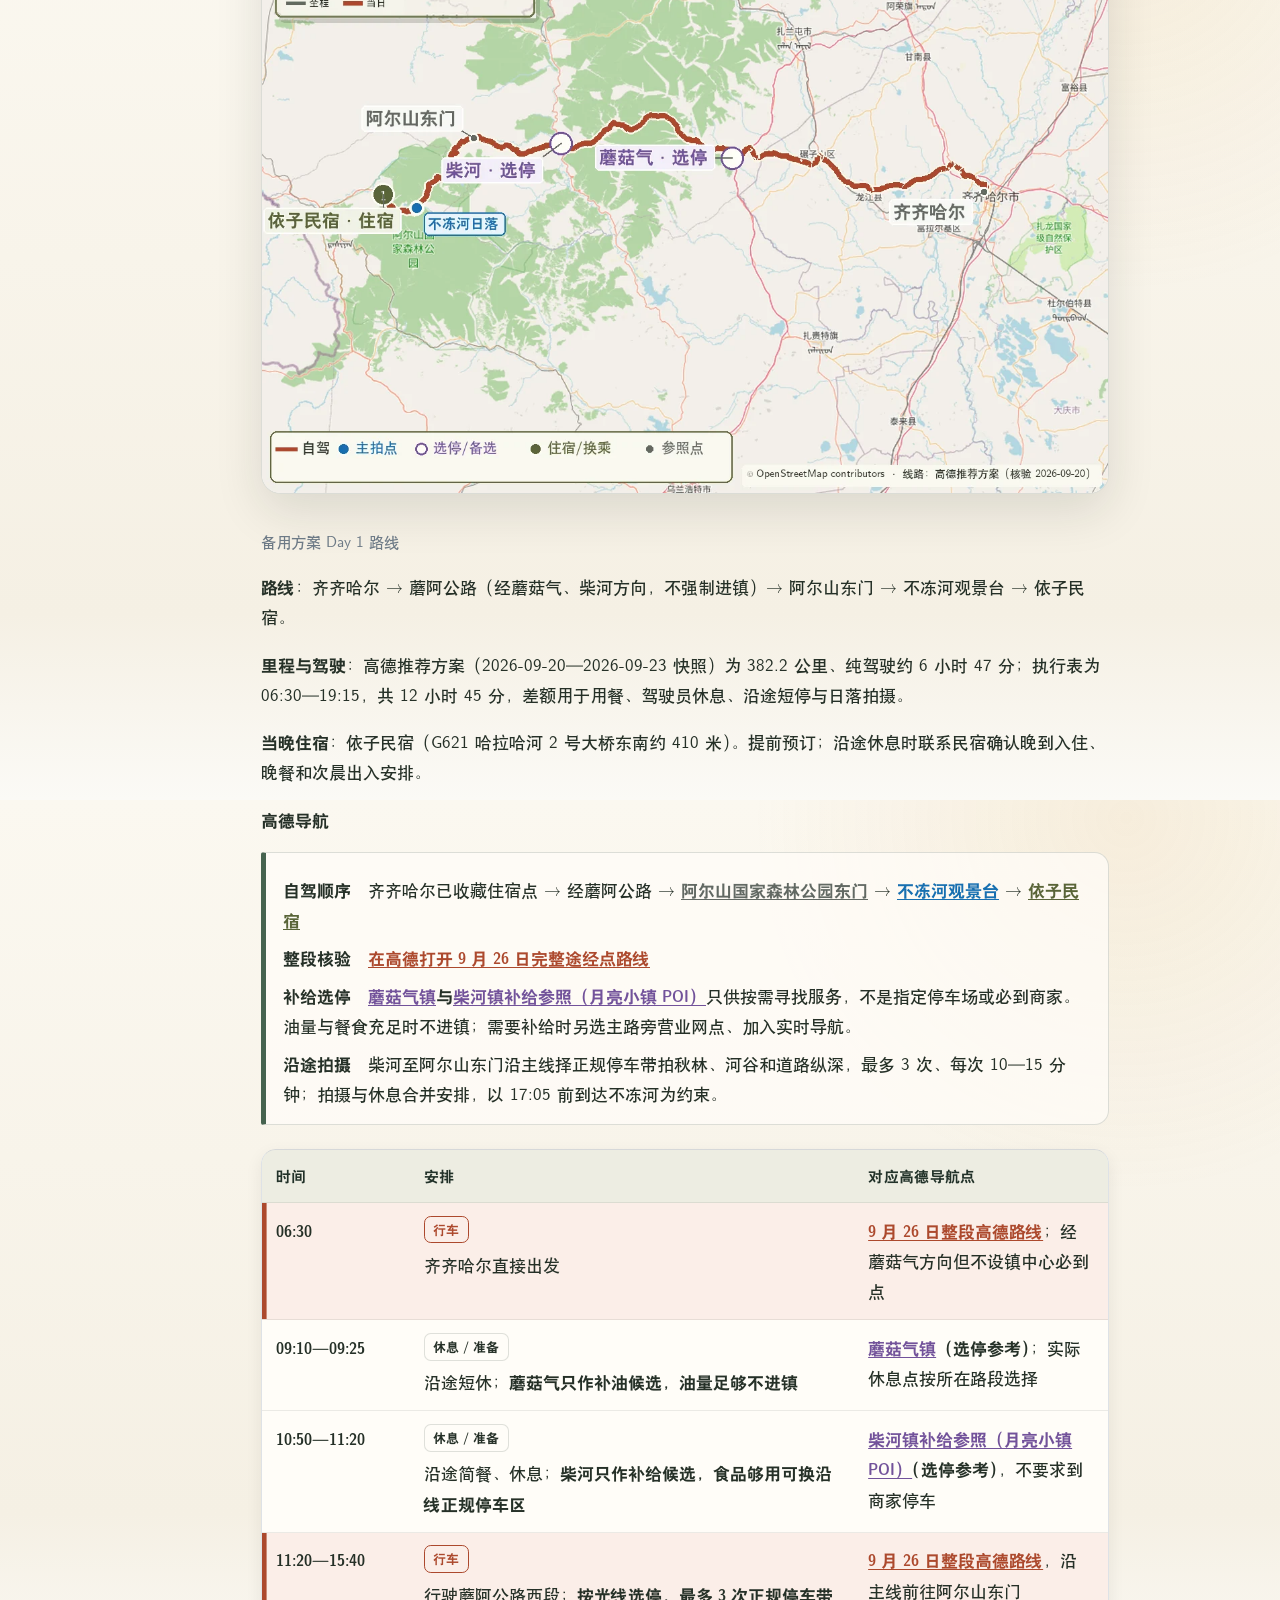
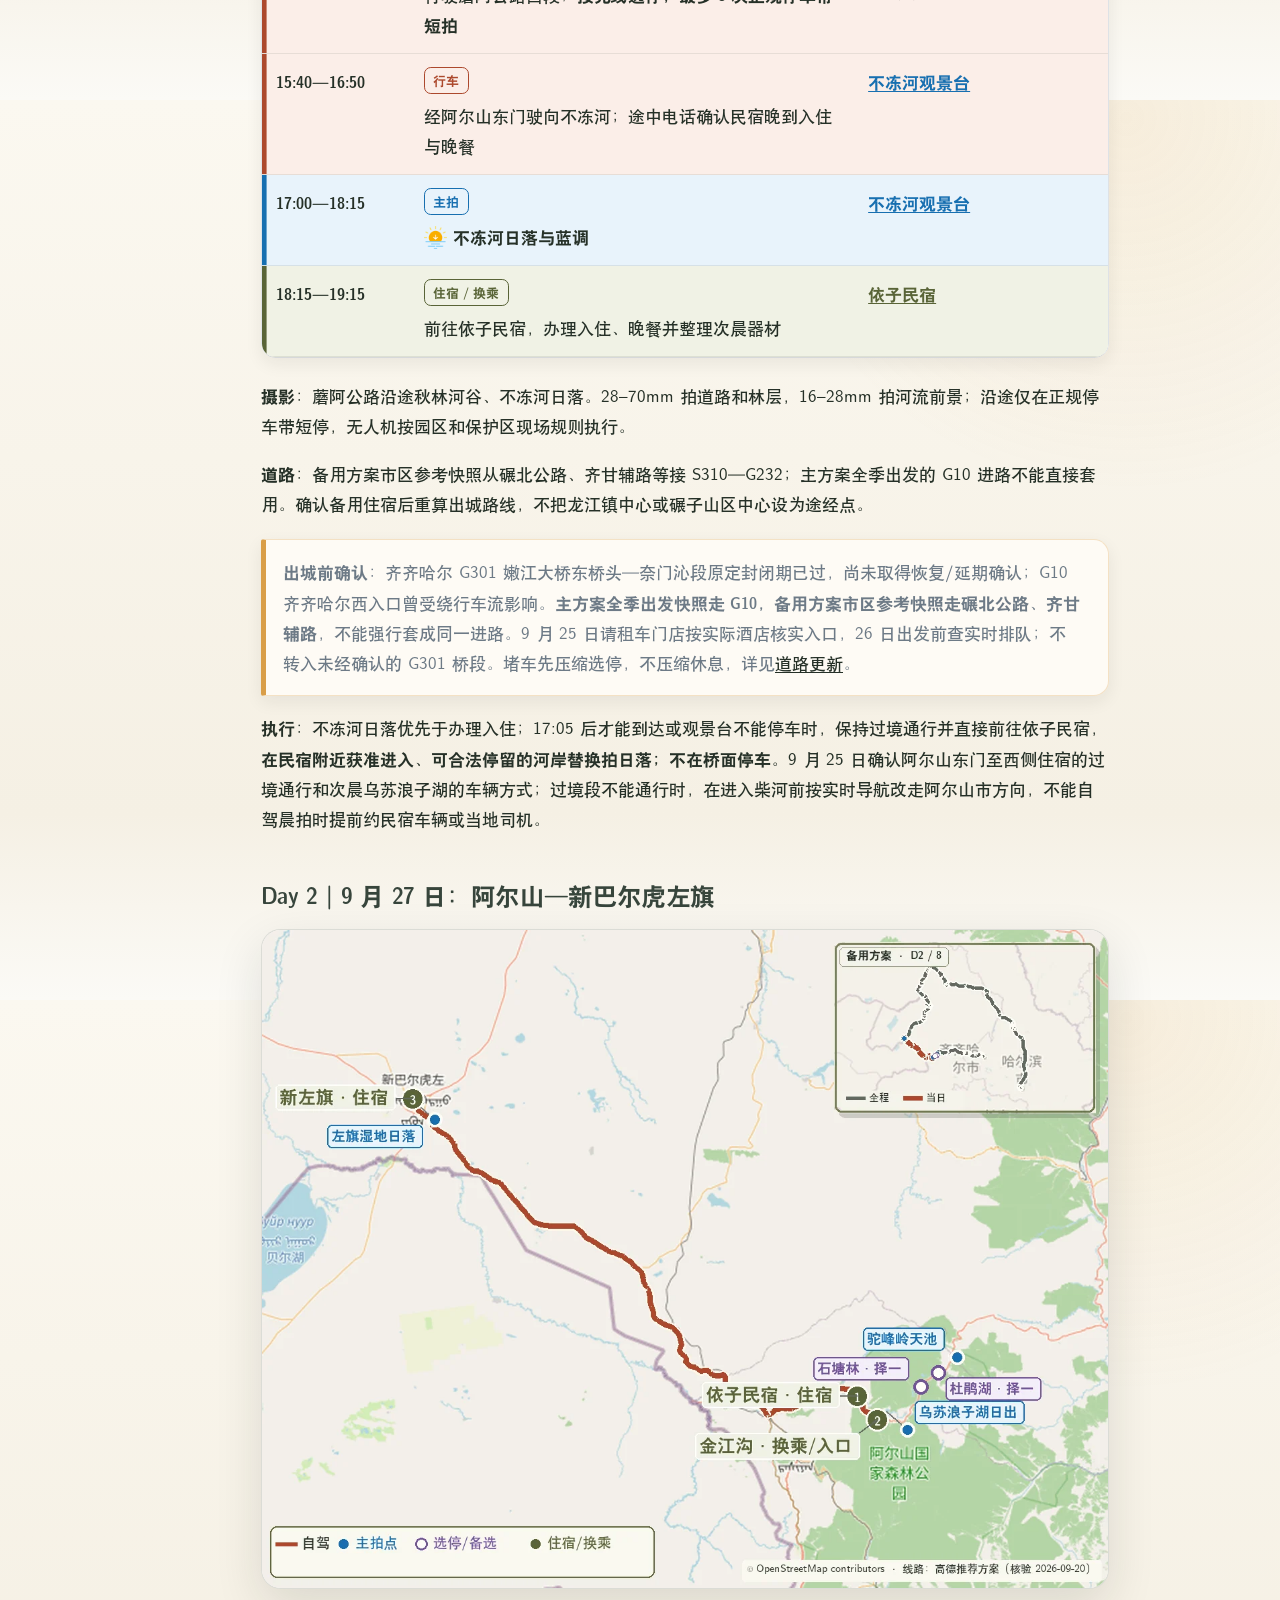
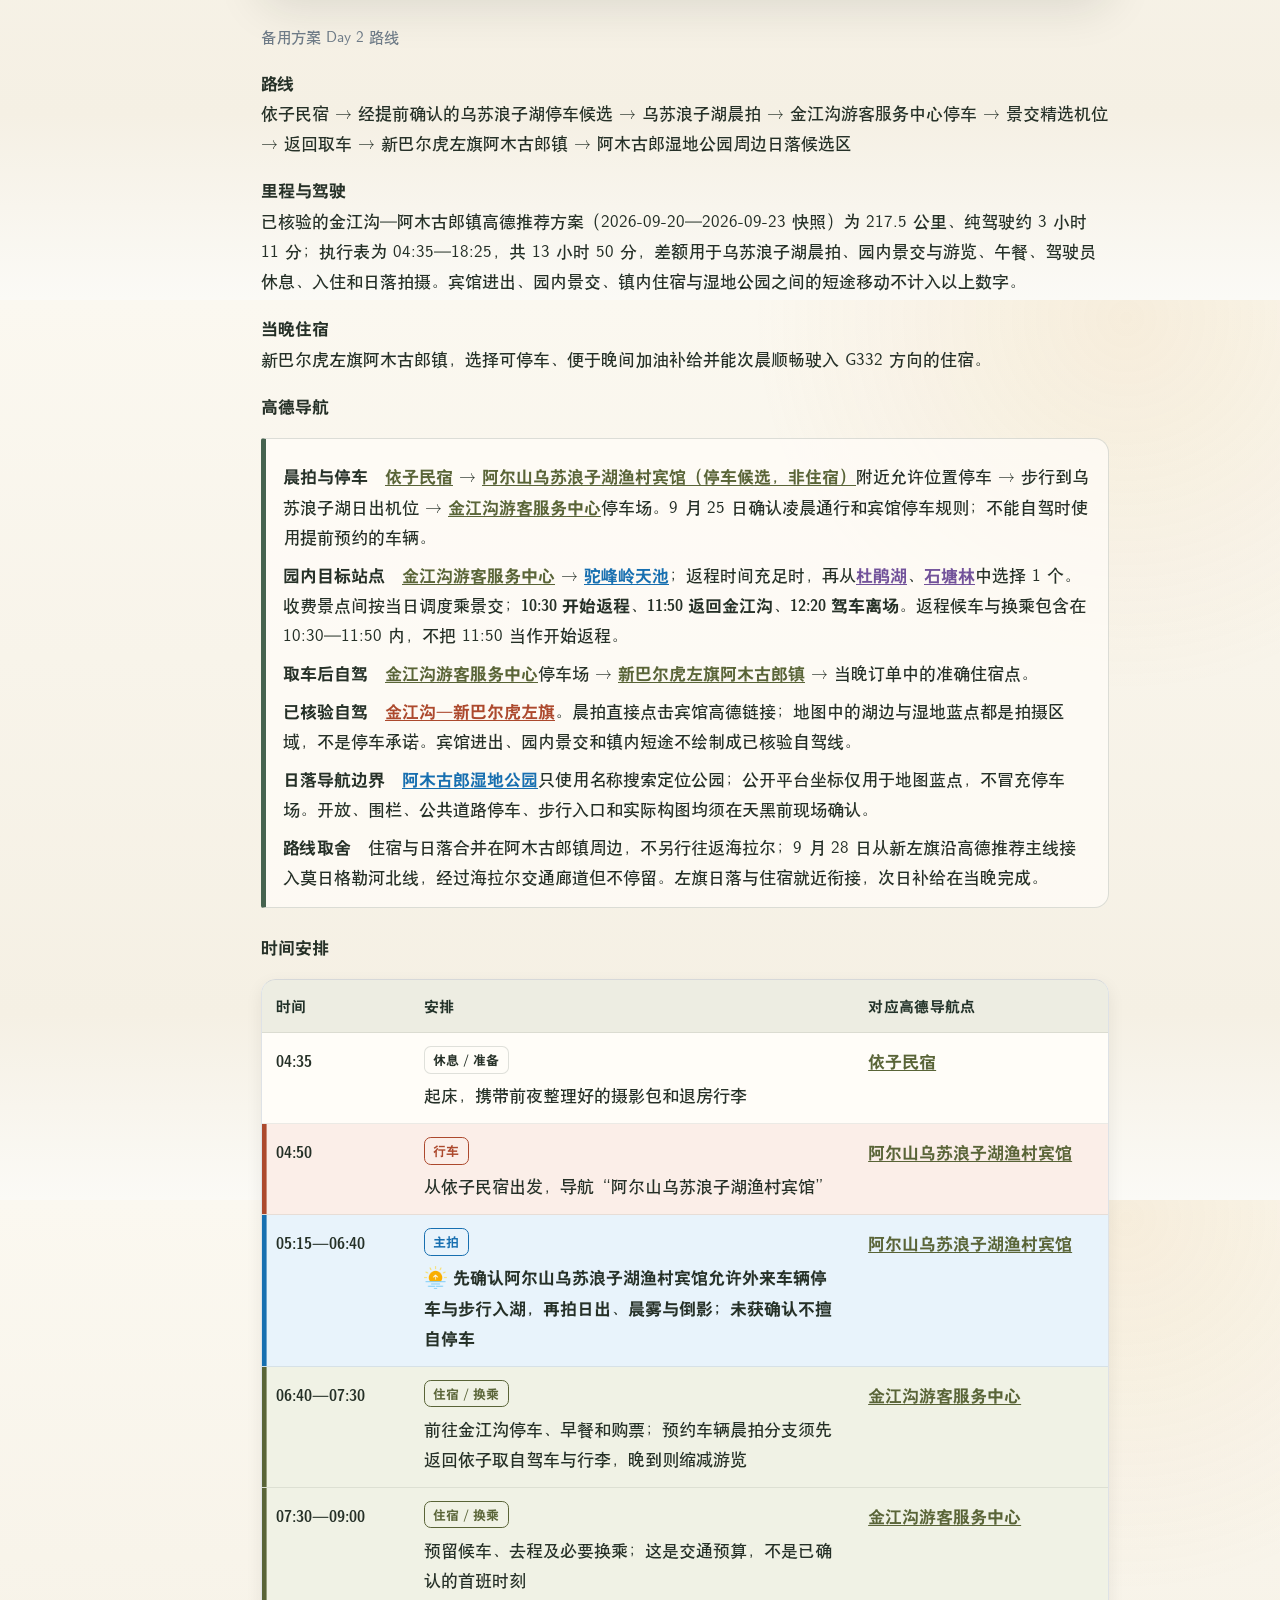
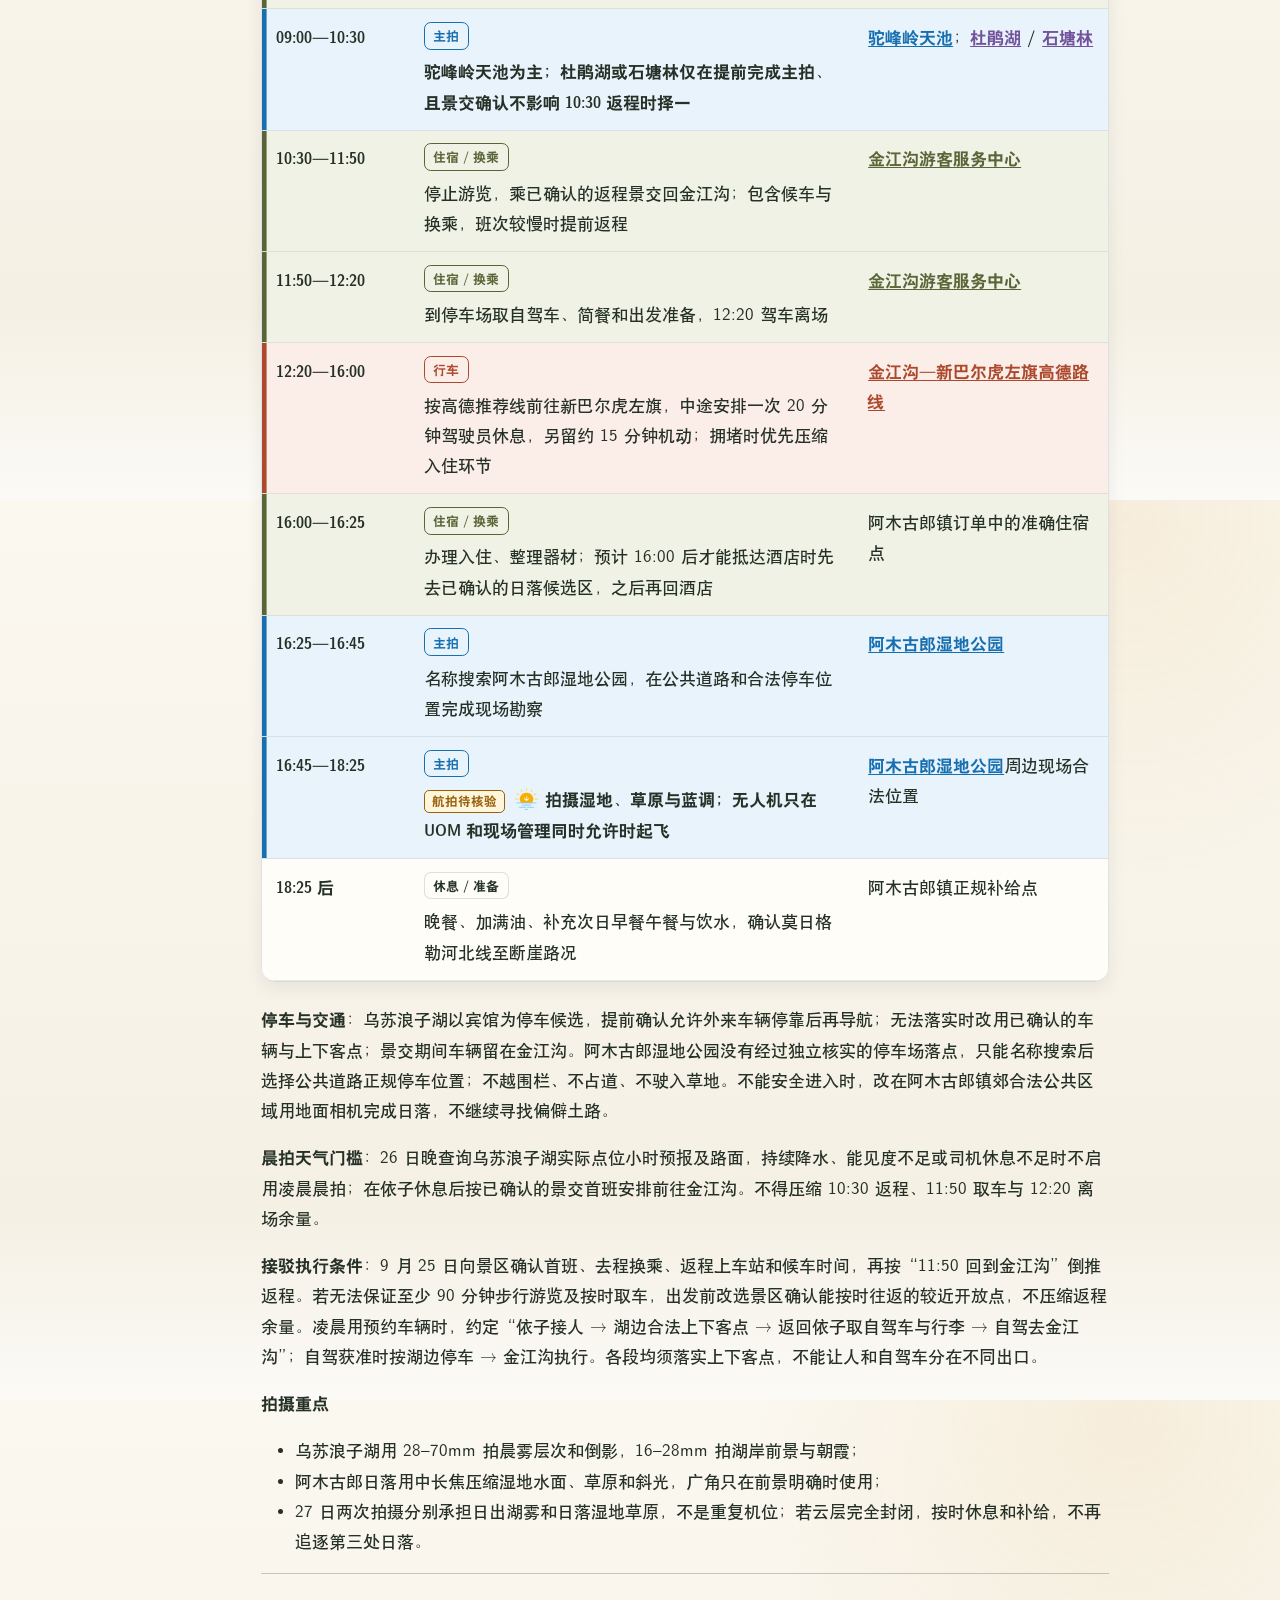
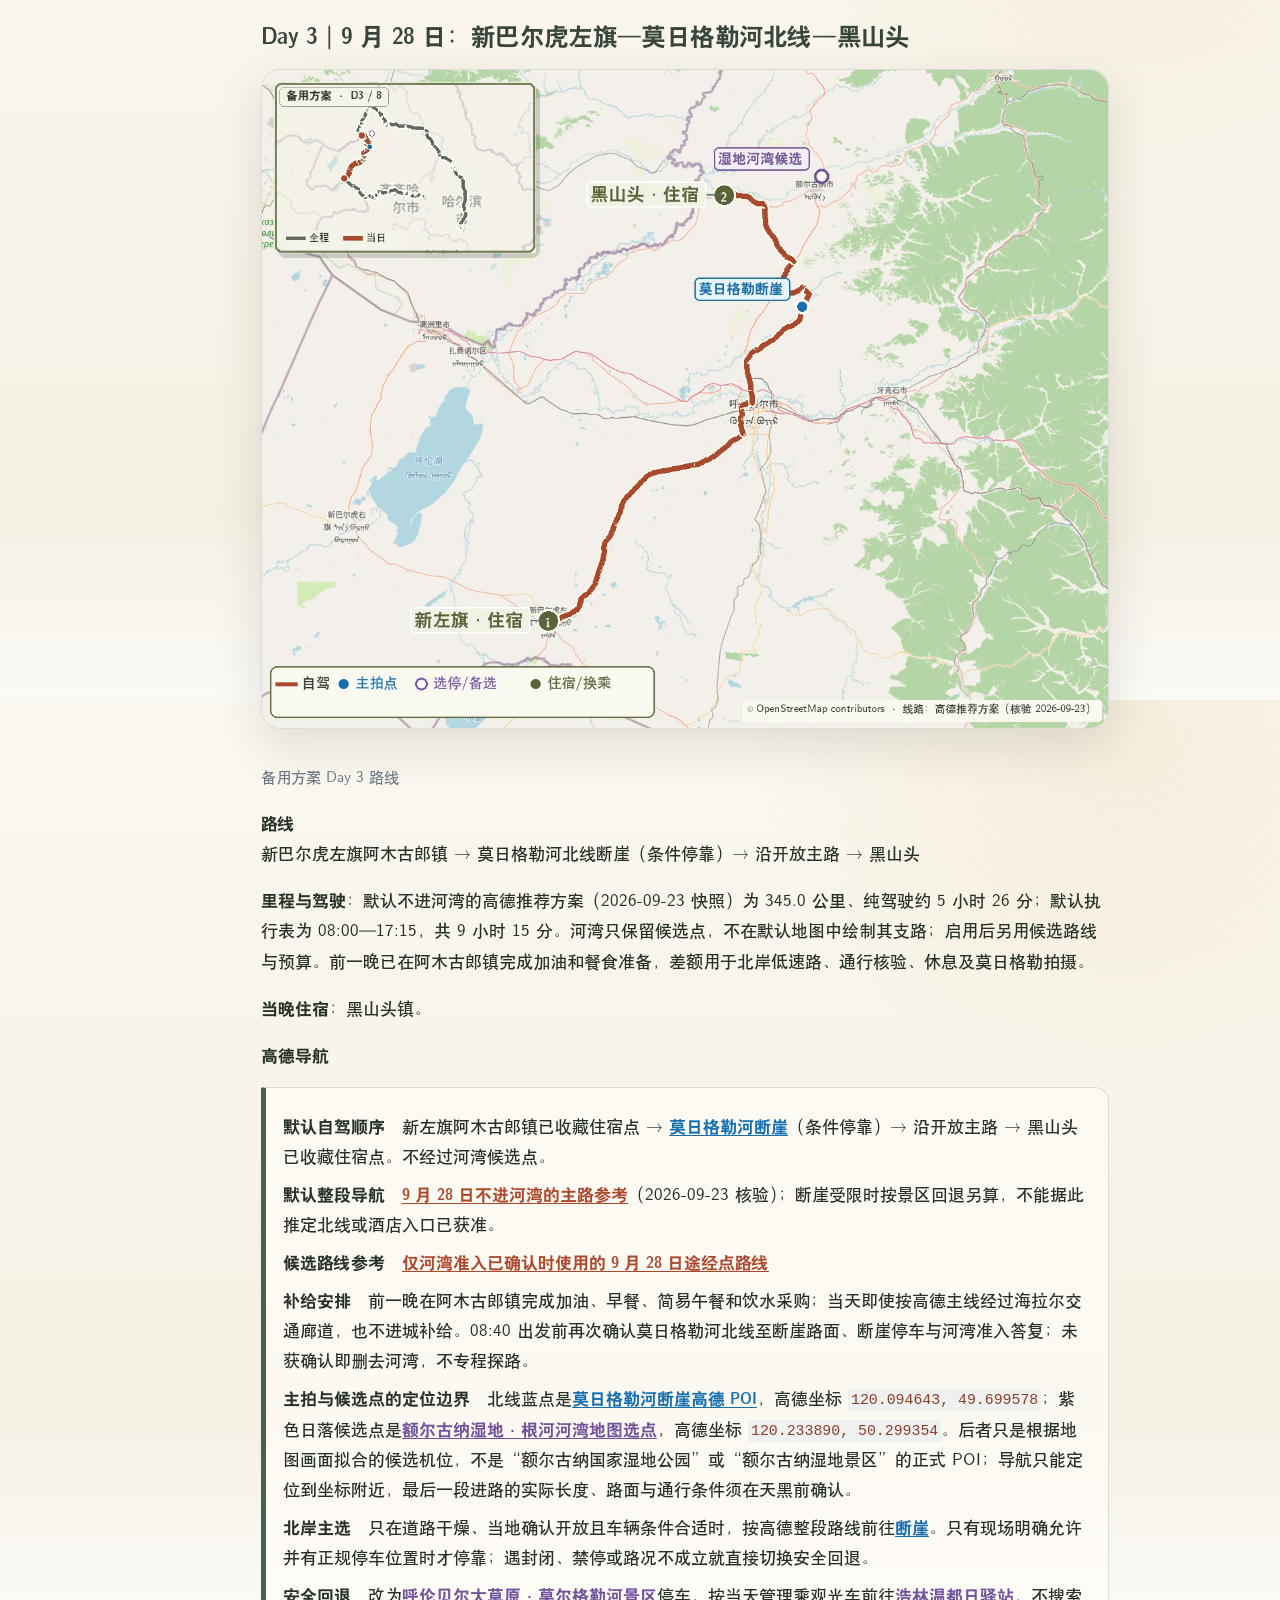
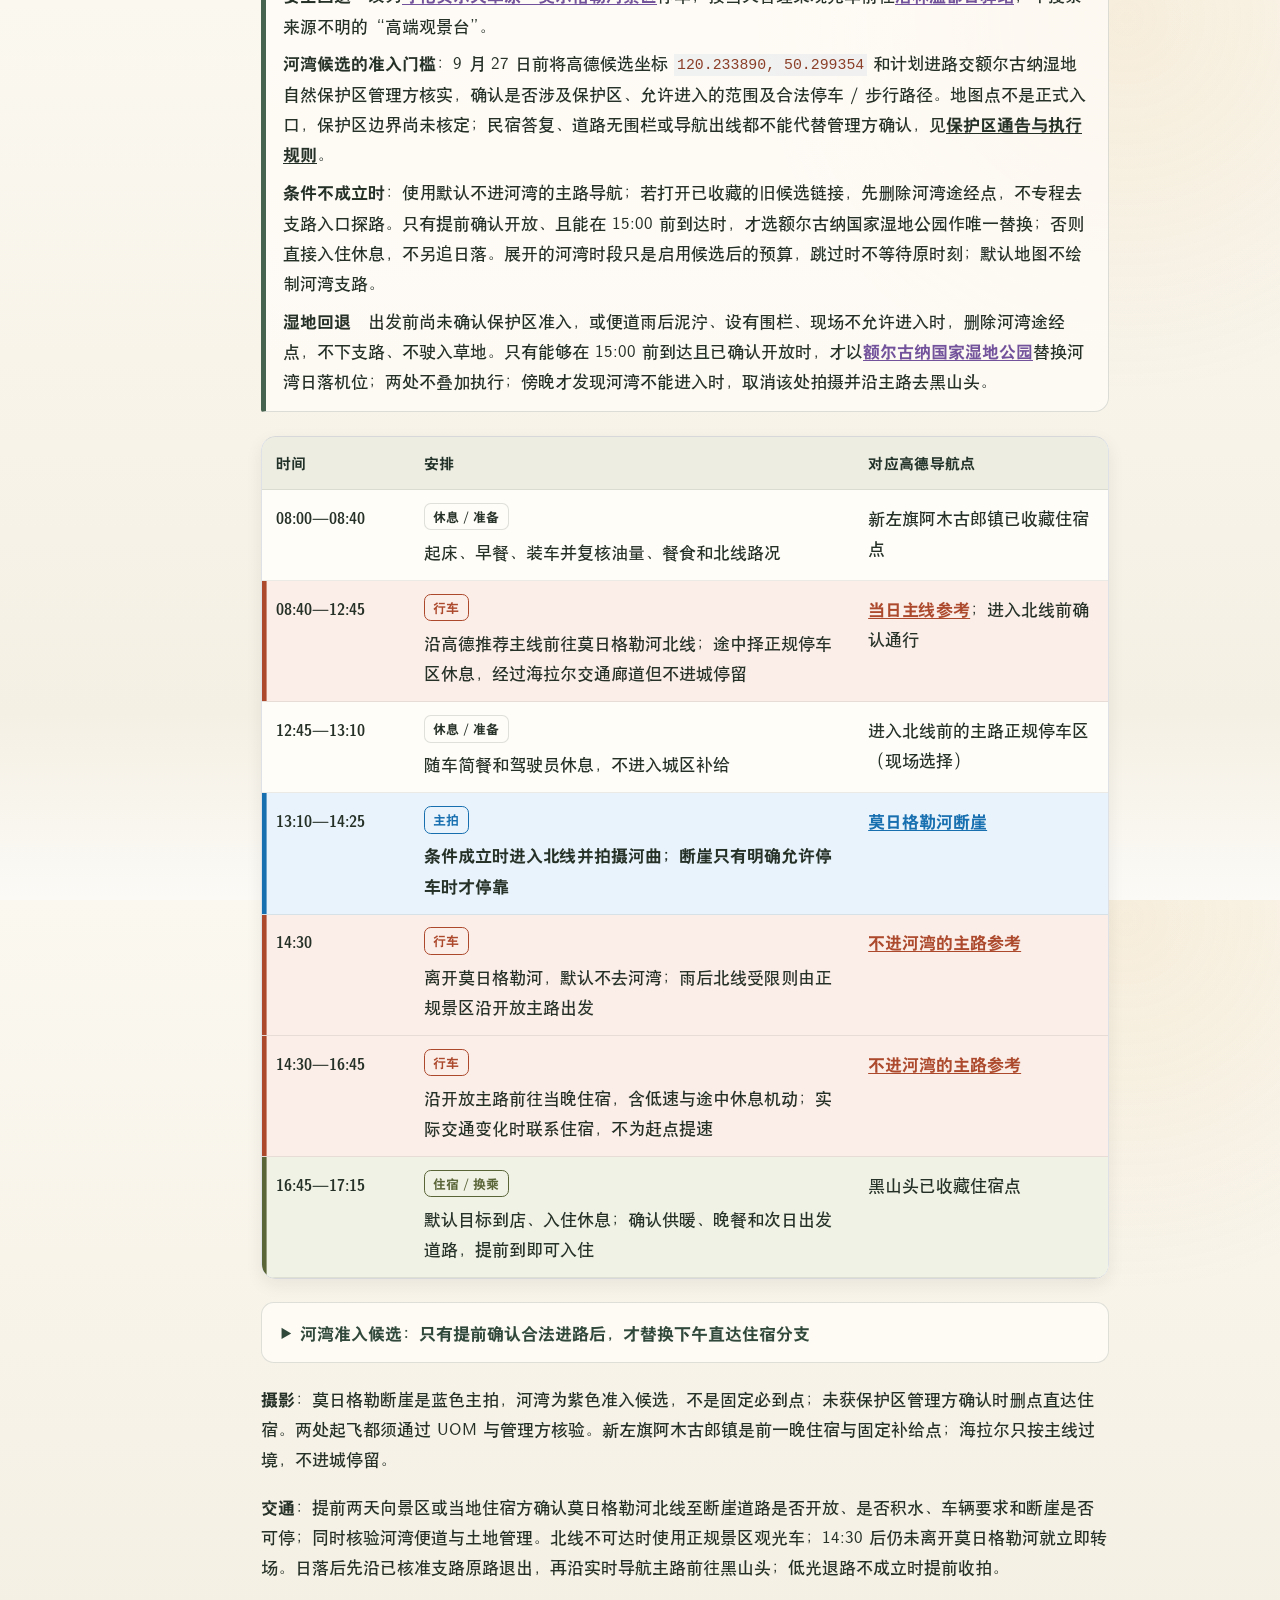
<file: option-skip-qiqian.html>
<!DOCTYPE html>
<html xmlns="http://www.w3.org/1999/xhtml" lang="zh-Hans" xml:lang="zh-Hans"><head>

<meta charset="utf-8">
<meta name="generator" content="quarto-1.10.18">

<meta name="viewport" content="width=device-width, initial-scale=1.0, user-scalable=yes">

<meta name="description" content="以莫尔道嘎为北端的八日大兴安岭摄影自驾备选方案">

<title>备用方案 – 大兴安岭自驾游</title>
<style>
/* Default styles provided by pandoc.
** See https://pandoc.org/MANUAL.html#variables-for-html for config info.
*/
span.smallcaps{font-variant: small-caps;}
div.columns{display: flex; gap: 1.5em;}
div.column{flex: auto;}
@media screen {
div.columns{gap: min(4vw, 1.5em);}
div.column{overflow-x: auto;}
}
div.hanging-indent{margin-left: 1.5em; text-indent: -1.5em;}
ul.task-list{list-style: none;}
ul.task-list li input[type="checkbox"] {
  width: 0.8em;
  margin: 0 0.8em 0.2em -1em; /* quarto-specific, see https://github.com/quarto-dev/quarto-cli/issues/4556 */ 
  vertical-align: middle;
}
</style>


<script src="site_libs/quarto-nav/quarto-nav.js"></script>
<script src="site_libs/clipboard/clipboard.min.js"></script>
<script src="site_libs/quarto-html/quarto.js" type="module"></script>
<script src="site_libs/quarto-html/tabsets/tabsets.js" type="module"></script>
<script src="site_libs/quarto-html/popper.min.js"></script>
<script src="site_libs/quarto-html/tippy.umd.min.js"></script>
<script src="site_libs/quarto-html/anchor.min.js"></script>
<link href="site_libs/quarto-html/tippy.css" rel="stylesheet">
<link href="site_libs/quarto-html/quarto-syntax-highlighting-64a204ab8560d761af7679ceaba22944.css" rel="stylesheet" id="quarto-text-highlighting-styles">
<script src="site_libs/bootstrap/bootstrap.min.js"></script>
<link href="site_libs/bootstrap/bootstrap-icons.css" rel="stylesheet">
<link href="site_libs/bootstrap/bootstrap-2ed33471b37ec59e775b20449ba690d1.min.css" rel="stylesheet" append-hash="true" id="quarto-bootstrap" data-mode="light">
<script src="site_libs/quarto-contrib/glightbox/glightbox.min.js"></script>
<link href="site_libs/quarto-contrib/glightbox/glightbox.min.css" rel="stylesheet">
<link href="site_libs/quarto-contrib/glightbox/lightbox.css" rel="stylesheet">
<script id="quarto-search-options" type="application/json">{
  "language": {
    "search-no-results-text": "没有结果",
    "search-matching-documents-text": "匹配的文档",
    "search-copy-link-title": "复制搜索链接",
    "search-hide-matches-text": "隐藏其它匹配结果",
    "search-more-match-text": "更多匹配结果",
    "search-more-matches-text": "更多匹配结果",
    "search-clear-button-title": "清除",
    "search-text-placeholder": "",
    "search-detached-cancel-button-title": "取消",
    "search-submit-button-title": "提交",
    "search-label": "搜索"
  }
}</script>
<style>html{ scroll-behavior: smooth; }</style>


<link rel="stylesheet" href="assets/colors.css">
<link rel="stylesheet" href="styles.css">
</head>

<body class="floating nav-fixed quarto-light">

<div id="quarto-search-results"></div>
  <header id="quarto-header" class="headroom fixed-top quarto-banner">
    <nav class="navbar navbar-expand-lg " data-bs-theme="dark">
      <div class="navbar-container container-fluid">
      <div class="navbar-brand-container mx-auto">
    <a class="navbar-brand" href="./index.html">
    <span class="navbar-title">大兴安岭自驾游</span>
    </a>
  </div>
          <button class="navbar-toggler" type="button" data-bs-toggle="collapse" data-bs-target="#navbarCollapse" aria-controls="navbarCollapse" role="menu" aria-expanded="false" aria-label="展开或折叠导航栏" onclick="if (window.quartoToggleHeadroom) { window.quartoToggleHeadroom(); }">
  <span class="navbar-toggler-icon"></span>
</button>
          <div class="collapse navbar-collapse" id="navbarCollapse">
            <ul class="navbar-nav navbar-nav-scroll me-auto">
  <li class="nav-item">
    <a class="nav-link" href="./index.html"> 
<span class="menu-text">总行程</span></a>
  </li>  
  <li class="nav-item">
    <a class="nav-link" href="./primary.html"> 
<span class="menu-text">主方案</span></a>
  </li>  
  <li class="nav-item">
    <a class="nav-link active" href="./option-skip-qiqian.html" aria-current="page"> 
<span class="menu-text">备用方案</span></a>
  </li>  
  <li class="nav-item">
    <a class="nav-link" href="./sources.html"> 
<span class="menu-text">核验与准备</span></a>
  </li>  
</ul>
          </div> <!-- /navcollapse -->
            <div class="quarto-navbar-tools">
</div>
      </div> <!-- /container-fluid -->
    </nav>
</header>
<!-- content -->
<header id="title-block-header" class="quarto-title-block default toc-left page-columns page-full">
  <div class="quarto-title-banner page-columns page-full">
    <div class="quarto-title column-body">
      <h1 class="title">备用方案</h1>
            <p class="subtitle lead">2026.09.26—10.03｜保留阿尔山与卡线，避开奇乾偏远支线</p>
                  <div>
        <div class="description">
          以莫尔道嘎为北端的八日大兴安岭摄影自驾备选方案
        </div>
      </div>
                </div>
  </div>
    
  
  <div class="quarto-title-meta">

      
    
      
    </div>
    
  
  </header><div id="quarto-content" class="quarto-container page-columns page-rows-contents page-layout-article page-navbar">
<!-- sidebar -->
  <nav id="quarto-sidebar" class="sidebar collapse collapse-horizontal quarto-sidebar-collapse-item sidebar-navigation floating overflow-auto">
    <nav id="TOC" role="doc-toc" class="toc-active">
    <h2 id="toc-title">该页面内容</h2>
   
  <ul>
  <li><a href="#一摘要" id="toc-一摘要" class="nav-link active" data-scroll-target="#一摘要">一、摘要</a></li>
  <li><a href="#二拍摄优先级" id="toc-二拍摄优先级" class="nav-link" data-scroll-target="#二拍摄优先级">二、拍摄优先级</a>
  <ul class="collapse">
  <li><a href="#s-级景观优先级高" id="toc-s-级景观优先级高" class="nav-link" data-scroll-target="#s-级景观优先级高">S 级：景观优先级高</a></li>
  <li><a href="#a-级值得重点拍摄" id="toc-a-级值得重点拍摄" class="nav-link" data-scroll-target="#a-级值得重点拍摄">A 级：值得重点拍摄</a></li>
  <li><a href="#b-级顺路补充" id="toc-b-级顺路补充" class="nav-link" data-scroll-target="#b-级顺路补充">B 级：顺路补充</a></li>
  <li><a href="#每日拍摄安排" id="toc-每日拍摄安排" class="nav-link" data-scroll-target="#每日拍摄安排">每日拍摄安排</a></li>
  </ul></li>
  <li><a href="#三日出与日落参考" id="toc-三日出与日落参考" class="nav-link" data-scroll-target="#三日出与日落参考">三、日出与日落参考</a></li>
  <li><a href="#四逐日行程" id="toc-四逐日行程" class="nav-link" data-scroll-target="#四逐日行程">四、逐日行程</a>
  <ul class="collapse">
  <li><a href="#skip-day-1" id="toc-skip-day-1" class="nav-link" data-scroll-target="#skip-day-1">Day 1｜9 月 26 日：齐齐哈尔—蘑阿公路—阿尔山</a></li>
  <li><a href="#skip-day-2" id="toc-skip-day-2" class="nav-link" data-scroll-target="#skip-day-2">Day 2｜9 月 27 日：阿尔山—新巴尔虎左旗</a></li>
  <li><a href="#skip-day-3" id="toc-skip-day-3" class="nav-link" data-scroll-target="#skip-day-3">Day 3｜9 月 28 日：新巴尔虎左旗—莫日格勒河北线—黑山头</a></li>
  <li><a href="#skip-day-4" id="toc-skip-day-4" class="nav-link" data-scroll-target="#skip-day-4">Day 4｜9 月 29 日：黑山头—五卡—乌兰山—七卡</a></li>
  <li><a href="#skip-day-5" id="toc-skip-day-5" class="nav-link" data-scroll-target="#skip-day-5">Day 5｜9 月 30 日：七卡—室韦—临江—莫尔道嘎</a></li>
  <li><a href="#skip-day-6" id="toc-skip-day-6" class="nav-link" data-scroll-target="#skip-day-6">Day 6｜10 月 1 日：莫尔道嘎—根河—根河源国家湿地公园</a></li>
  <li><a href="#skip-day-7" id="toc-skip-day-7" class="nav-link" data-scroll-target="#skip-day-7">Day 7｜10 月 2 日：根河—敖鲁古雅—嫩江</a></li>
  <li><a href="#skip-day-8" id="toc-skip-day-8" class="nav-link" data-scroll-target="#skip-day-8">Day 8｜10 月 3 日：嫩江—五大连池—哈尔滨</a></li>
  </ul></li>
  <li><a href="#五摄影器材配置" id="toc-五摄影器材配置" class="nav-link" data-scroll-target="#五摄影器材配置">五、摄影器材配置</a>
  <ul class="collapse">
  <li><a href="#canon-r5-mark-ii" id="toc-canon-r5-mark-ii" class="nav-link" data-scroll-target="#canon-r5-mark-ii">Canon R5 Mark II</a></li>
  <li><a href="#dji-air-3s" id="toc-dji-air-3s" class="nav-link" data-scroll-target="#dji-air-3s">DJI Air 3S</a></li>
  </ul></li>
  <li><a href="#六住宿与预约" id="toc-六住宿与预约" class="nav-link" data-scroll-target="#六住宿与预约">六、住宿与预约</a>
  <ul class="collapse">
  <li><a href="#优先预订" id="toc-优先预订" class="nav-link" data-scroll-target="#优先预订">优先预订</a></li>
  <li><a href="#灵活预订" id="toc-灵活预订" class="nav-link" data-scroll-target="#灵活预订">灵活预订</a></li>
  </ul></li>
  <li><a href="#七车辆与补给" id="toc-七车辆与补给" class="nav-link" data-scroll-target="#七车辆与补给">七、车辆与补给</a></li>
  <li><a href="#八每日执行清单" id="toc-八每日执行清单" class="nav-link" data-scroll-target="#八每日执行清单">八、每日执行清单</a>
  <ul class="collapse">
  <li><a href="#天气确认节奏" id="toc-天气确认节奏" class="nav-link" data-scroll-target="#天气确认节奏">天气确认节奏</a></li>
  <li><a href="#当日天气决策表" id="toc-当日天气决策表" class="nav-link" data-scroll-target="#当日天气决策表">当日天气决策表</a></li>
  <li><a href="#出发前" id="toc-出发前" class="nav-link" data-scroll-target="#出发前">出发前</a></li>
  <li><a href="#拍摄结束后" id="toc-拍摄结束后" class="nav-link" data-scroll-target="#拍摄结束后">拍摄结束后</a></li>
  </ul></li>
  </ul>
</nav>
</nav>
<div id="quarto-sidebar-glass" class="quarto-sidebar-collapse-item" data-bs-toggle="collapse" data-bs-target=".quarto-sidebar-collapse-item"></div>
<!-- margin-sidebar -->
    <div id="quarto-margin-sidebar" class="sidebar margin-sidebar zindex-bottom">
    </div>
<!-- main -->
<main class="content quarto-banner-title-block" id="quarto-document-content">





<blockquote class="blockquote">
<p>行程与条件更新：2026-09-23 · 高德路线快照：2026-09-20—2026-09-23<br> 使用条件：奇乾住宿没有落实，或室韦—奇乾方向道路、天气不适合进入。<br> 核心路线：齐齐哈尔 → 蘑阿公路 → 阿尔山 → 新巴尔虎左旗阿木古郎镇 → 莫日格勒河北线 → 额尔古纳湿地·根河河湾（准入候选）→ 黑山头 → 卡线 → 室韦 → 莫尔道嘎 → 根河 → 敖鲁古雅 → 嫩江 → 温泊 → 哈尔滨</p>
</blockquote>
<div class="quarto-figure quarto-figure-center">
<figure class="figure">
<p><a href="figures/maps/skip_overview.webp" class="lightbox" data-gallery="quarto-lightbox-gallery-1" title="备用方案完整路线"><img src="figures/maps/skip_overview.webp" class="route-map img-fluid figure-img" loading="eager" decoding="async" fetchpriority="high" alt="以莫尔道嘎为北端住宿点的备用方案八日完整路线图"></a></p>
<figcaption>备用方案完整路线</figcaption>
</figure>
</div>
<div class="stop-legend">
<p><strong>地图与时间表怎么读</strong></p>
<ul>
<li><span class="stop-tag row-planned">蓝色 · 主拍</span> 本日计划重点拍摄，仍以开放、通行和合法停车条件为前提。</li>
<li><span class="stop-tag row-optional">紫色 · 选停 / 备选</span> 按需补给、顺路短拍或满足条件后的替换点；可跳过，不是必到清单。地图使用紫色空心圆。</li>
<li><span class="stop-tag row-logistics">橄榄色 · 住宿 / 换乘</span> 执行所选方案需要衔接的住宿、停车换乘或入口；实际住宿用已确认的订单地址。</li>
<li><span class="stop-tag row-reference">灰色 · 途经参照</span> 只帮助判断方向或估算市区里程，不要求停车、进镇或游览。</li>
<li><span class="stop-tag row-drive">砖红色 · 行车</span> 对应地图自驾道路和整段高德路线链接，不表示禁飞或风险等级。</li>
<li><span class="stop-tag row-rest">中性底色 · 休息 / 准备</span> 保留用餐、休息和装车等安排，不等于可跳过的途经点。</li>
</ul>
<p>地图点位、时间行标签与导航地名使用同一套用途颜色，与 S / A / B 摄影等级无关。时间行表示这段时间做什么，导航链接表示落点的用途：主拍时段也可能导航到橄榄色的停车换乘点。同一地点的住宿与选拍按各自用途区分，正文说明使用中性文字，不随禁飞状态改色。</p>
<p>休息、用餐和安全余量要保留，具体补给地点可以替换；选停时间是预留窗口，不是到点必须停车。整段导航中的道路方向控制点也不等于停车指令。</p>
<p>砖红线为 2026-09-20—2026-09-23 高德道路快照；园内景交和未核实支线不画自驾线。地图点位不是停车许可；准确入口、可停车位置与还车门店仍按逐日说明核实。</p>
</div>
<div class="drone-legend">
<p><strong>状态另看短标签</strong>：<span class="status-tag status-no-fly">禁飞</span> 红色表示本路书按禁飞执行，不凭 DJI 解禁或现场猜测起飞，除非事先取得可核验的书面批准；<span class="status-tag status-check">待核验</span> 琥珀色提示出行前核对天气、通行或开放等条件；<span class="status-tag status-check">航拍待核验</span> 表示起飞前同时核验 UOM 与管理方规则。</p>
<p>风险地图使用相同状态色的三角形，与圆形点位及砖红道路分开。状态标签不表示是否停车，不改变主拍、选停或住宿类别；没有禁飞标签也不代表获准起飞。</p>
</div>
<blockquote class="blockquote">
<p>高德链接规则：已核准的具体 POI 直接链接高德地点页；其余有明确名称的点使用高德地点搜索链接。住宿、加油和还车门店在订单地址确定后保存为准确的高德收藏点。</p>
</blockquote>
<div class="route-strip">
<p><a href="#skip-day-1">09.26 齐齐哈尔 → 阿尔山</a> <a href="#skip-day-2">09.27 阿尔山 → 新左旗</a> <a href="#skip-day-3">09.28 新左旗 → 黑山头</a> <a href="#skip-day-4">09.29 黑山头 → 七卡</a> <a href="#skip-day-5">09.30 七卡 → 莫尔道嘎</a> <a href="#skip-day-6">10.01 莫尔道嘎 → 根河</a> <a href="#skip-day-7">10.02 根河·敖鲁古雅 → 嫩江</a> <a href="#skip-day-8">10.03 嫩江 → 哈尔滨</a></p>
</div>
<section id="一摘要" class="level2">
<h2 class="anchored" data-anchor-id="一摘要">一、摘要</h2>
<ul>
<li>阿尔山、莫日格勒河和黑山头—七卡卡线核心段完整保留；</li>
<li>9 月 30 日不进入奇乾，改住莫尔道嘎；减少一个晨雾拍摄点，换取稳定睡眠和道路余量；</li>
<li>10 月 1 日约 08:00 起床，08:40 离开莫尔道嘎，下午完整拍摄根河源国家湿地公园；</li>
<li>10 月 2 日 08:00 起床，先拍敖鲁古雅驯鹿，再进入嫩江方向长转场；9 月 28 日默认 16:45—17:15 入住黑山头，启用河湾才另计晚间转场；10 月 3 日按还车截止与天气缩短温泊，可能仍有主路夜间驾驶；</li>
</ul>
</section>
<section id="二拍摄优先级" class="level2">
<h2 class="anchored" data-anchor-id="二拍摄优先级">二、拍摄优先级</h2>
<p>摄影等级只评价画面优先级，不决定是否停车；具体执行看逐日主拍、选停标签。</p>
<section id="s-级景观优先级高" class="level3">
<h3 class="anchored" data-anchor-id="s-级景观优先级高">S 级：景观优先级高</h3>
<ul>
<li>蘑阿公路西段的秋林、河谷和火山地貌；</li>
<li>乌苏浪子湖日出与晨雾；</li>
<li>莫日格勒河北线河曲；断崖仅在现场明确允许时停靠；</li>
<li><span class="status-tag status-check">航拍待核验</span> <span class="optional-stop">额尔古纳湿地·根河河湾日落候选（地图选点，准入待确认）</span>；</li>
<li><span class="status-tag status-no-fly">禁飞</span> <span>五卡—乌兰山—七卡的卡线核心段只用地面相机</span>；</li>
<li><span class="status-tag status-no-fly">禁飞</span> <span>七卡至八卡 S 弯及九卡至室韦前沟（只用地面相机）</span>；</li>
<li><span class="status-tag status-check">航拍待核验</span> <span>五大连池温泊火山湿地；黑龙山当日开放、接驳与时间确认后才替换为火山群方案</span>。</li>
</ul>
</section>
<section id="a-级值得重点拍摄" class="level3">
<h3 class="anchored" data-anchor-id="a-级值得重点拍摄">A 级：值得重点拍摄</h3>
<ul>
<li>阿尔山不冻河日落；</li>
<li><span class="status-tag status-check">航拍待核验</span> <span>新巴尔虎左旗阿木古郎湿地草原日落</span>；</li>
<li><span class="status-tag status-check">航拍待核验</span> <span class="optional-stop">黑山头日出（天气候选，航拍另核）</span>；</li>
<li>临江河谷和莫尔道嘎秋林；</li>
<li><span class="status-tag status-check">航拍待核验</span> <span>根河源国家湿地公园</span>。</li>
</ul>
</section>
<section id="b-级顺路补充" class="level3">
<h3 class="anchored" data-anchor-id="b-级顺路补充">B 级：顺路补充</h3>
<ul>
<li><span class="optional-stop">七卡暮色（天气与体力合适时选拍）</span>；</li>
<li>重复度较高的草原、白桦林和林区道路机位。</li>
</ul>
</section>
<section id="每日拍摄安排" class="level3">
<h3 class="anchored" data-anchor-id="每日拍摄安排">每日拍摄安排</h3>
<div class="table-scroll compact-scroll" role="region" tabindex="0" aria-label="窄屏以卡片显示的表格">
<table class="caption-top table">
<thead>
<tr class="header">
<th>日期</th>
<th>主拍与顺路安排</th>
<th>选择条件</th>
</tr>
</thead>
<tbody>
<tr class="odd">
<td><div class="cell-label" aria-hidden="true">
日期
</div>
<div class="cell-content">
9 月 26 日
</div></td>
<td><div class="cell-label" aria-hidden="true">
主拍与顺路安排
</div>
<div class="cell-content">
主拍：不冻河日落；<span class="optional-stop">选停：蘑阿公路秋林河谷</span>
</div></td>
<td><div class="cell-label" aria-hidden="true">
选择条件
</div>
<div class="cell-content">
沿途按光线选停，最多 3 次正规停车带短停，不为构图进入支路；不冻河无法执行时，替换为住宿附近合法河岸拍摄
</div></td>
</tr>
<tr class="even">
<td><div class="cell-label" aria-hidden="true">
日期
</div>
<div class="cell-content">
9 月 27 日
</div></td>
<td><div class="cell-label" aria-hidden="true">
主拍与顺路安排
</div>
<div class="cell-content">
乌苏浪子湖日出；驼峰岭天池；<span class="status-tag status-check">航拍待核验</span> <span>阿木古郎湿地公园周边日落候选区</span>
</div></td>
<td><div class="cell-label" aria-hidden="true">
选择条件
</div>
<div class="cell-content">
乌苏浪子湖按前晚小时预报与休息决定，持续降水则跳过晨拍；驼峰岭优先，时间足够才从杜鹃湖、石塘林中加选 1 个；16:45 前到日落候选区现场核验开放、停车、围栏、风与 UOM，不能进入时改在镇郊合法公共区域地面拍摄
</div></td>
</tr>
<tr class="odd">
<td><div class="cell-label" aria-hidden="true">
日期
</div>
<div class="cell-content">
9 月 28 日
</div></td>
<td><div class="cell-label" aria-hidden="true">
主拍与顺路安排
</div>
<div class="cell-content">
<a href="https://www.amap.com/place/B0KDPC3LJC" class="stop-link stop-planned" data-place="morigele_cliff" data-stop-role="planned">莫日格勒河断崖</a>；<a href="https://uri.amap.com/marker?position=120.233890,50.299354&amp;name=额尔古纳湿地根河河湾日落机位&amp;coordinate=gaode&amp;callnative=0" class="stop-link stop-optional" data-place="erguna_riverbend" data-stop-role="optional">额尔古纳湿地·根河河湾日落机位</a>
</div></td>
<td><div class="cell-label" aria-hidden="true">
选择条件
</div>
<div class="cell-content">
断崖为蓝色主拍、现场允许停车才停；河湾为紫色准入候选，出发前取得保护区边界及进路答复才启用；未确认则删除河湾途经点，直接去住宿
</div></td>
</tr>
<tr class="even">
<td><div class="cell-label" aria-hidden="true">
日期
</div>
<div class="cell-content">
9 月 29 日
</div></td>
<td><div class="cell-label" aria-hidden="true">
主拍与顺路安排
</div>
<div class="cell-content">
<span class="status-tag status-check">航拍待核验</span> <span class="optional-stop">黑山头日出（前晚决定的候选）</span>；<span class="status-tag status-no-fly">禁飞</span> <span>乌兰山太极湾</span>；<span class="optional-stop">选停：五卡河谷</span>
</div></td>
<td><div class="cell-label" aria-hidden="true">
选择条件
</div>
<div class="cell-content">
默认 08:00 起床，不追黑山头日出；仅前晚小时天气、路面及睡眠均支持时恢复。七卡暮色按天气与体力选拍；<span class="status-tag status-no-fly">禁飞</span> <span>离开黑山头进入卡线后只用地面相机</span>
</div></td>
</tr>
<tr class="odd">
<td><div class="cell-label" aria-hidden="true">
日期
</div>
<div class="cell-content">
9 月 30 日
</div></td>
<td><div class="cell-label" aria-hidden="true">
主拍与顺路安排
</div>
<div class="cell-content">
<span class="status-tag status-check">航拍待核验</span> <span>临江河谷</span>；<span class="optional-stop">选停：八卡或九卡择一短拍</span>
</div></td>
<td><div class="cell-label" aria-hidden="true">
选择条件
</div>
<div class="cell-content">
七卡日出仅作天气替换，不固定早起；卡线段只用地面相机；后续机位逐点核验通行与飞行条件
</div></td>
</tr>
<tr class="even">
<td><div class="cell-label" aria-hidden="true">
日期
</div>
<div class="cell-content">
10 月 1 日
</div></td>
<td><div class="cell-label" aria-hidden="true">
主拍与顺路安排
</div>
<div class="cell-content">
根河源湿地与冷极河；<span class="optional-stop">选停：莫尔道嘎至根河主路秋林</span>
</div></td>
<td><div class="cell-label" aria-hidden="true">
选择条件
</div>
<div class="cell-content">
林路安全停车带最多短拍 30 分钟；根河源先确认入口与开放，飞行未获允许则走开放栈道，无法进入则休息
</div></td>
</tr>
<tr class="odd">
<td><div class="cell-label" aria-hidden="true">
日期
</div>
<div class="cell-content">
10 月 2 日
</div></td>
<td><div class="cell-label" aria-hidden="true">
主拍与顺路安排
</div>
<div class="cell-content">
<a href="https://www.amap.com/place/B0K1NULQCT" class="stop-link stop-planned" data-place="aoluguya" data-stop-role="planned">敖鲁古雅使鹿部落景区</a>
</div></td>
<td><div class="cell-label" aria-hidden="true">
选择条件
</div>
<div class="cell-content">
驯鹿与林地地面拍摄；动物附近无人机保持收纳，10:20 后进入嫩江方向长转场
</div></td>
</tr>
<tr class="even">
<td><div class="cell-label" aria-hidden="true">
日期
</div>
<div class="cell-content">
10 月 3 日
</div></td>
<td><div class="cell-label" aria-hidden="true">
主拍与顺路安排
</div>
<div class="cell-content">
温泊火山湿地与熔岩水系
</div></td>
<td><div class="cell-label" aria-hidden="true">
选择条件
</div>
<div class="cell-content">
默认执行温泊；黑龙山平台标签与官方运营报道不一致，当日开放未确认；T-72 小时向管理方确认后才切换
</div></td>
</tr>
</tbody>
</table>
</div>
</section>
</section>
<section id="三日出与日落参考" class="level2">
<h2 class="anchored" data-anchor-id="三日出与日落参考">三、日出与日落参考</h2>
<p>以下时间用于安排到位节奏。前一晚按小时级云量、雾、降水和风重新确认；日出机位提前约 35—45 分钟、日落机位提前约 45—60 分钟到达。</p>
<div class="table-scroll compact-scroll" role="region" tabindex="0" aria-label="窄屏以卡片显示的表格">
<table class="caption-top table">
<colgroup>
<col style="width: 16%">
<col style="width: 16%">
<col style="width: 22%">
<col style="width: 22%">
<col style="width: 22%">
</colgroup>
<thead>
<tr class="header">
<th>日期</th>
<th>拍摄地</th>
<th style="text-align: right;">日出</th>
<th style="text-align: right;">日落</th>
<th style="text-align: right;">建议到位时间</th>
</tr>
</thead>
<tbody>
<tr class="odd">
<td data-label="日期"><div class="cell-label" aria-hidden="true">
日期
</div>
<div class="cell-content">
9 月 26 日
</div></td>
<td data-label="拍摄地"><div class="cell-label" aria-hidden="true">
拍摄地
</div>
<div class="cell-content">
阿尔山不冻河
</div></td>
<td style="text-align: right;" data-label="日出"><div class="cell-label" aria-hidden="true">
日出
</div>
<div class="cell-content">
05:49
</div></td>
<td style="text-align: right;" data-label="日落"><div class="cell-label" aria-hidden="true">
日落
</div>
<div class="cell-content">
17:51
</div></td>
<td style="text-align: right;" data-label="建议到位时间"><div class="cell-label" aria-hidden="true">
建议到位时间
</div>
<div class="cell-content">
17:00—17:05
</div></td>
</tr>
<tr class="even">
<td data-label="日期"><div class="cell-label" aria-hidden="true">
日期
</div>
<div class="cell-content">
9 月 27 日
</div></td>
<td data-label="拍摄地"><div class="cell-label" aria-hidden="true">
拍摄地
</div>
<div class="cell-content">
乌苏浪子湖（日出）
</div></td>
<td style="text-align: right;" data-label="日出"><div class="cell-label" aria-hidden="true">
日出
</div>
<div class="cell-content">
05:50
</div></td>
<td style="text-align: right;" data-label="日落"><div class="cell-label" aria-hidden="true">
日落
</div>
<div class="cell-content">
—
</div></td>
<td style="text-align: right;" data-label="建议到位时间"><div class="cell-label" aria-hidden="true">
建议到位时间
</div>
<div class="cell-content">
05:10—05:15
</div></td>
</tr>
<tr class="odd">
<td data-label="日期"><div class="cell-label" aria-hidden="true">
日期
</div>
<div class="cell-content">
9 月 27 日
</div></td>
<td data-label="拍摄地"><div class="cell-label" aria-hidden="true">
拍摄地
</div>
<div class="cell-content">
新左旗阿木古郎（日落）
</div></td>
<td style="text-align: right;" data-label="日出"><div class="cell-label" aria-hidden="true">
日出
</div>
<div class="cell-content">
—
</div></td>
<td style="text-align: right;" data-label="日落"><div class="cell-label" aria-hidden="true">
日落
</div>
<div class="cell-content">
约 17:57
</div></td>
<td style="text-align: right;" data-label="建议到位时间"><div class="cell-label" aria-hidden="true">
建议到位时间
</div>
<div class="cell-content">
16:45—17:00
</div></td>
</tr>
<tr class="even">
<td data-label="日期"><div class="cell-label" aria-hidden="true">
日期
</div>
<div class="cell-content">
9 月 28 日
</div></td>
<td data-label="拍摄地"><div class="cell-label" aria-hidden="true">
拍摄地
</div>
<div class="cell-content">
额尔古纳湿地·根河河湾（准入候选）
</div></td>
<td style="text-align: right;" data-label="日出"><div class="cell-label" aria-hidden="true">
日出
</div>
<div class="cell-content">
05:53
</div></td>
<td style="text-align: right;" data-label="日落"><div class="cell-label" aria-hidden="true">
日落
</div>
<div class="cell-content">
17:47
</div></td>
<td style="text-align: right;" data-label="建议到位时间"><div class="cell-label" aria-hidden="true">
建议到位时间
</div>
<div class="cell-content">
16:45—17:00
</div></td>
</tr>
<tr class="odd">
<td data-label="日期"><div class="cell-label" aria-hidden="true">
日期
</div>
<div class="cell-content">
9 月 29 日
</div></td>
<td data-label="拍摄地"><div class="cell-label" aria-hidden="true">
拍摄地
</div>
<div class="cell-content">
黑山头（天气候选）
</div></td>
<td style="text-align: right;" data-label="日出"><div class="cell-label" aria-hidden="true">
日出
</div>
<div class="cell-content">
05:57
</div></td>
<td style="text-align: right;" data-label="日落"><div class="cell-label" aria-hidden="true">
日落
</div>
<div class="cell-content">
17:47
</div></td>
<td style="text-align: right;" data-label="建议到位时间"><div class="cell-label" aria-hidden="true">
建议到位时间
</div>
<div class="cell-content">
05:15—05:20；前晚启用后执行
</div></td>
</tr>
<tr class="even">
<td data-label="日期"><div class="cell-label" aria-hidden="true">
日期
</div>
<div class="cell-content">
9 月 30 日
</div></td>
<td data-label="拍摄地"><div class="cell-label" aria-hidden="true">
拍摄地
</div>
<div class="cell-content">
七卡（天气备选）
</div></td>
<td style="text-align: right;" data-label="日出"><div class="cell-label" aria-hidden="true">
日出
</div>
<div class="cell-content">
05:59
</div></td>
<td style="text-align: right;" data-label="日落"><div class="cell-label" aria-hidden="true">
日落
</div>
<div class="cell-content">
17:44
</div></td>
<td style="text-align: right;" data-label="建议到位时间"><div class="cell-label" aria-hidden="true">
建议到位时间
</div>
<div class="cell-content">
05:15—05:20；满足替换条件时执行
</div></td>
</tr>
</tbody>
</table>
</div>
</section>
<section id="四逐日行程" class="level2">
<h2 class="anchored" data-anchor-id="四逐日行程">四、逐日行程</h2>
<p><strong>时间口径</strong>：表中为目标执行窗口，不是景交班次、预约成功或准点抵达承诺。提前到达即可休息；发生延误先取消选停、缩短拍摄，不减少驾驶员休息。景区接驳按管理方答复倒推，最晚离场同时受返程交通与当晚接待条件约束。根河绕行、景区入口及哈尔滨门店未落实时，不把主线参考导航当作完整执行路线。</p>
<section id="skip-day-1" class="level3">
<h3 class="anchored" data-anchor-id="skip-day-1">Day 1｜9 月 26 日：齐齐哈尔—蘑阿公路—阿尔山</h3>
<div class="quarto-figure quarto-figure-center">
<figure class="figure">
<p><a href="figures/maps/s01.webp" class="lightbox" data-gallery="quarto-lightbox-gallery-2" title="备用方案 Day 1 路线"><img src="figures/maps/s01.webp" class="route-map img-fluid figure-img" loading="lazy" decoding="async" alt="备用方案第一天齐齐哈尔按高德推荐道路经蘑阿公路到阿尔山路线图"></a></p>
<figcaption>备用方案 Day 1 路线</figcaption>
</figure>
</div>
<p><strong>路线</strong>：齐齐哈尔 → 蘑阿公路（经蘑菇气、柴河方向，不强制进镇）→ 阿尔山东门 → 不冻河观景台 → 依子民宿。</p>
<p><strong>里程与驾驶</strong>：高德推荐方案（2026-09-20—2026-09-23 快照）为 382.2 公里、纯驾驶约 6 小时 47 分；执行表为 06:30—19:15，共 12 小时 45 分，差额用于用餐、驾驶员休息、沿途短停与日落拍摄。</p>
<p><strong>当晚住宿</strong>：依子民宿（G621 哈拉哈河 2 号大桥东南约 410 米）。提前预订；沿途休息时联系民宿确认晚到入住、晚餐和次晨出入安排。</p>
<p><strong>高德导航</strong></p>
<div class="daily-nav">
<p><strong>自驾顺序</strong>　齐齐哈尔已收藏住宿点 → 经蘑阿公路 → <a href="https://uri.amap.com/search?keyword=阿尔山国家森林公园东门&amp;city=阿尔山市&amp;view=map&amp;src=dongbei-roadbook&amp;callnative=1" class="stop-link stop-reference" data-place="aershan_east" data-stop-role="reference">阿尔山国家森林公园东门</a> → <a href="https://www.amap.com/place/B0FFJEZTED" class="stop-link stop-planned" data-place="budonghe" data-stop-role="planned">不冻河观景台</a> → <a href="https://uri.amap.com/search?keyword=依子民宿&amp;city=阿尔山市&amp;view=map&amp;src=dongbei-roadbook&amp;callnative=1" class="stop-link stop-logistics" data-place="yizi" data-stop-role="logistics">依子民宿</a></p>
<p><strong>整段核验</strong>　<a href="https://amap-pc-ssr.amap.com/ssr/dir?fname=%E9%BD%90%E9%BD%90%E5%93%88%E5%B0%94%E5%B8%82&amp;flat=47.354310&amp;flon=123.917960&amp;dname=%E4%BE%9D%E5%AD%90%E6%B0%91%E5%AE%BF&amp;dlat=47.344390&amp;dlon=120.213251&amp;policy=1&amp;type=0&amp;vname=%E9%98%BF%E5%B0%94%E5%B1%B1%E5%9B%BD%E5%AE%B6%E6%A3%AE%E6%9E%97%E5%85%AC%E5%9B%AD%E4%B8%9C%E9%97%A8%7C%E4%B8%8D%E5%86%BB%E6%B2%B3%E8%A7%82%E6%99%AF%E5%8F%B0&amp;vlat=47.580340%7C47.288735&amp;vlon=120.773160%7C120.418447" class="stop-link stop-drive" data-stop-role="drive">在高德打开 9 月 26 日完整途经点路线</a></p>
<p><strong>补给选停</strong>　<span class="optional-stop"><a href="https://www.amap.com/place/B01D60N39P" class="stop-link stop-optional" data-place="moguqi" data-stop-role="optional">蘑菇气镇</a>与<a href="https://www.amap.com/place/B0FFJ8DUFQ" class="stop-link stop-optional" data-place="chaihe" data-stop-role="optional">柴河镇补给参照（月亮小镇 POI）</a></span>只供按需寻找服务，不是指定停车场或必到商家。油量与餐食充足时不进镇；需要补给时另选主路旁营业网点、加入实时导航。</p>
<p><strong>沿途拍摄</strong>　柴河至阿尔山东门沿主线择正规停车带拍秋林、河谷和道路纵深，最多 3 次、每次 10—15 分钟；拍摄与休息合并安排，以 17:05 前到达不冻河为约束。</p>
</div>
<div class="table-scroll schedule-scroll" role="region" tabindex="0" aria-label="逐日时间安排">
<table class="caption-top table">
<thead>
<tr class="header">
<th>时间</th>
<th>安排</th>
<th>对应高德导航点</th>
</tr>
</thead>
<tbody>
<tr class="odd">
<td>06:30</td>
<td><span class="stop-tag row-drive">行车</span> 齐齐哈尔直接出发</td>
<td><a href="https://amap-pc-ssr.amap.com/ssr/dir?fname=%E9%BD%90%E9%BD%90%E5%93%88%E5%B0%94%E5%B8%82&amp;flat=47.354310&amp;flon=123.917960&amp;dname=%E4%BE%9D%E5%AD%90%E6%B0%91%E5%AE%BF&amp;dlat=47.344390&amp;dlon=120.213251&amp;policy=1&amp;type=0&amp;vname=%E9%98%BF%E5%B0%94%E5%B1%B1%E5%9B%BD%E5%AE%B6%E6%A3%AE%E6%9E%97%E5%85%AC%E5%9B%AD%E4%B8%9C%E9%97%A8%7C%E4%B8%8D%E5%86%BB%E6%B2%B3%E8%A7%82%E6%99%AF%E5%8F%B0&amp;vlat=47.580340%7C47.288735&amp;vlon=120.773160%7C120.418447" class="stop-link stop-drive" data-stop-role="drive">9 月 26 日整段高德路线</a>；经蘑菇气方向但不设镇中心必到点</td>
</tr>
<tr class="even">
<td>09:10—09:25</td>
<td><span class="stop-tag row-rest">休息 / 准备</span> 沿途短休；<span class="optional-stop">蘑菇气只作补油候选，油量足够不进镇</span></td>
<td><span class="optional-stop"><a href="https://www.amap.com/place/B01D60N39P" class="stop-link stop-optional" data-place="moguqi" data-stop-role="optional">蘑菇气镇</a>（选停参考）</span>；实际休息点按所在路段选择</td>
</tr>
<tr class="odd">
<td>10:50—11:20</td>
<td><span class="stop-tag row-rest">休息 / 准备</span> 沿途简餐、休息；<span class="optional-stop">柴河只作补给候选，食品够用可换沿线正规停车区</span></td>
<td><span class="optional-stop"><a href="https://www.amap.com/place/B0FFJ8DUFQ" class="stop-link stop-optional" data-place="chaihe" data-stop-role="optional">柴河镇补给参照（月亮小镇 POI）</a>（选停参考）</span>，不要求到商家停车</td>
</tr>
<tr class="even">
<td>11:20—15:40</td>
<td><span class="stop-tag row-drive">行车</span> 行驶蘑阿公路西段；<span class="optional-stop">按光线选停，最多 3 次正规停车带短拍</span></td>
<td><a href="https://amap-pc-ssr.amap.com/ssr/dir?fname=%E9%BD%90%E9%BD%90%E5%93%88%E5%B0%94%E5%B8%82&amp;flat=47.354310&amp;flon=123.917960&amp;dname=%E4%BE%9D%E5%AD%90%E6%B0%91%E5%AE%BF&amp;dlat=47.344390&amp;dlon=120.213251&amp;policy=1&amp;type=0&amp;vname=%E9%98%BF%E5%B0%94%E5%B1%B1%E5%9B%BD%E5%AE%B6%E6%A3%AE%E6%9E%97%E5%85%AC%E5%9B%AD%E4%B8%9C%E9%97%A8%7C%E4%B8%8D%E5%86%BB%E6%B2%B3%E8%A7%82%E6%99%AF%E5%8F%B0&amp;vlat=47.580340%7C47.288735&amp;vlon=120.773160%7C120.418447" class="stop-link stop-drive" data-stop-role="drive">9 月 26 日整段高德路线</a>，沿主线前往阿尔山东门</td>
</tr>
<tr class="odd">
<td>15:40—16:50</td>
<td><span class="stop-tag row-drive">行车</span> 经阿尔山东门驶向不冻河；途中电话确认民宿晚到入住与晚餐</td>
<td><a href="https://www.amap.com/place/B0FFJEZTED" class="stop-link stop-planned" data-place="budonghe" data-stop-role="planned">不冻河观景台</a></td>
</tr>
<tr class="even">
<td>17:00—18:15</td>
<td><span class="stop-tag row-planned">主拍</span> <span class="photo-stop"><img src="icons/sunset_3222795.png" class="sun-event-icon" alt="日落">不冻河日落与蓝调</span></td>
<td><a href="https://www.amap.com/place/B0FFJEZTED" class="stop-link stop-planned" data-place="budonghe" data-stop-role="planned">不冻河观景台</a></td>
</tr>
<tr class="odd">
<td>18:15—19:15</td>
<td><span class="stop-tag row-logistics">住宿 / 换乘</span> 前往依子民宿，办理入住、晚餐并整理次晨器材</td>
<td><a href="https://uri.amap.com/search?keyword=依子民宿&amp;city=阿尔山市&amp;view=map&amp;src=dongbei-roadbook&amp;callnative=1" class="stop-link stop-logistics" data-place="yizi" data-stop-role="logistics">依子民宿</a></td>
</tr>
</tbody>
</table>
</div>
<p><strong>摄影</strong>：蘑阿公路沿途秋林河谷、不冻河日落。28–70mm 拍道路和林层，16–28mm 拍河流前景；沿途仅在正规停车带短停，无人机按园区和保护区现场规则执行。</p>
<p><strong>道路</strong>：备用方案市区参考快照从碾北公路、齐甘辅路等接 S310—G232；主方案全季出发的 G10 进路不能直接套用。确认备用住宿后重算出城路线，不把龙江镇中心或碾子山区中心设为途经点。</p>
<blockquote class="blockquote">
<p><strong>出城前确认</strong>：齐齐哈尔 G301 嫩江大桥东桥头—奈门沁段原定封闭期已过，尚未取得恢复/延期确认；G10 齐齐哈尔西入口曾受绕行车流影响。<strong>主方案全季出发快照走 G10，备用方案市区参考快照走碾北公路、齐甘辅路</strong>，不能强行套成同一进路。9 月 25 日请租车门店按实际酒店核实入口，26 日出发前查实时排队；不转入未经确认的 G301 桥段。堵车先压缩选停，不压缩休息，详见<a href="./sources.html#road-controls">道路更新</a>。</p>
</blockquote>
<p><strong>执行</strong>：不冻河日落优先于办理入住；17:05 后才能到达或观景台不能停车时，保持过境通行并直接前往依子民宿，<span class="optional-stop">在民宿附近获准进入、可合法停留的河岸替换拍日落；不在桥面停车</span>。9 月 25 日确认阿尔山东门至西侧住宿的过境通行和次晨乌苏浪子湖的车辆方式；过境段不能通行时，在进入柴河前按实时导航改走阿尔山市方向，不能自驾晨拍时提前约民宿车辆或当地司机。</p>
</section>
<section id="skip-day-2" class="level3">
<h3 class="anchored" data-anchor-id="skip-day-2">Day 2｜9 月 27 日：阿尔山—新巴尔虎左旗</h3>
<div class="quarto-figure quarto-figure-center">
<figure class="figure">
<p><a href="figures/maps/s02.webp" class="lightbox" data-gallery="quarto-lightbox-gallery-3" title="备用方案 Day 2 路线"><img src="figures/maps/s02.webp" class="route-map img-fluid figure-img" loading="lazy" decoding="async" alt="备用方案第二天阿尔山园区游览后从金江沟前往新巴尔虎左旗阿木古郎镇并拍摄日落的路线图"></a></p>
<figcaption>备用方案 Day 2 路线</figcaption>
</figure>
</div>
<p><strong>路线</strong><br> 依子民宿 → 经提前确认的乌苏浪子湖停车候选 → 乌苏浪子湖晨拍 → 金江沟游客服务中心停车 → 景交精选机位 → 返回取车 → 新巴尔虎左旗阿木古郎镇 → 阿木古郎湿地公园周边日落候选区</p>
<p><strong>里程与驾驶</strong><br> 已核验的金江沟—阿木古郎镇高德推荐方案（2026-09-20—2026-09-23 快照）为 217.5 公里、纯驾驶约 3 小时 11 分；执行表为 04:35—18:25，共 13 小时 50 分，差额用于乌苏浪子湖晨拍、园内景交与游览、午餐、驾驶员休息、入住和日落拍摄。宾馆进出、园内景交、镇内住宿与湿地公园之间的短途移动不计入以上数字。</p>
<p><strong>当晚住宿</strong><br> 新巴尔虎左旗阿木古郎镇，选择可停车、便于晚间加油补给并能次晨顺畅驶入 G332 方向的住宿。</p>
<p><strong>高德导航</strong></p>
<div class="daily-nav">
<p><strong>晨拍与停车</strong>　<a href="https://uri.amap.com/search?keyword=依子民宿&amp;city=阿尔山市&amp;view=map&amp;src=dongbei-roadbook&amp;callnative=1" class="stop-link stop-logistics" data-place="yizi" data-stop-role="logistics">依子民宿</a> → <a href="https://uri.amap.com/search?keyword=阿尔山乌苏浪子湖渔村宾馆&amp;city=阿尔山市&amp;view=map&amp;src=dongbei-roadbook&amp;callnative=1" class="stop-link stop-logistics" data-stop-role="logistics">阿尔山乌苏浪子湖渔村宾馆（停车候选，非住宿）</a>附近允许位置停车 → 步行到乌苏浪子湖日出机位 → <a href="https://uri.amap.com/search?keyword=金江沟游客服务中心&amp;city=阿尔山市&amp;view=map&amp;src=dongbei-roadbook&amp;callnative=1" class="stop-link stop-logistics" data-place="jinjianggou" data-stop-role="logistics">金江沟游客服务中心</a>停车场。9 月 25 日确认凌晨通行和宾馆停车规则；不能自驾时使用提前预约的车辆。</p>
<p><strong>园内目标站点</strong>　<a href="https://uri.amap.com/search?keyword=金江沟游客服务中心&amp;city=阿尔山市&amp;view=map&amp;src=dongbei-roadbook&amp;callnative=1" class="stop-link stop-logistics" data-place="jinjianggou" data-stop-role="logistics">金江沟游客服务中心</a> → <a href="https://uri.amap.com/search?keyword=驼峰岭天池&amp;city=阿尔山市&amp;view=map&amp;src=dongbei-roadbook&amp;callnative=1" class="stop-link stop-planned" data-photo="tuofeng_view" data-stop-role="planned">驼峰岭天池</a>；返程时间充足时，再从<a href="https://uri.amap.com/search?keyword=杜鹃湖&amp;city=阿尔山市&amp;view=map&amp;src=dongbei-roadbook&amp;callnative=1" class="stop-link stop-optional" data-photo="dujuan_lake" data-stop-role="optional">杜鹃湖</a>、<a href="https://uri.amap.com/search?keyword=石塘林&amp;city=阿尔山市&amp;view=map&amp;src=dongbei-roadbook&amp;callnative=1" class="stop-link stop-optional" data-photo="shitang_forest" data-stop-role="optional">石塘林</a>中选择 1 个。收费景点间按当日调度乘景交；<strong>10:30 开始返程、11:50 返回金江沟、12:20 驾车离场</strong>。返程候车与换乘包含在 10:30—11:50 内，不把 11:50 当作开始返程。</p>
<p><strong>取车后自驾</strong>　<a href="https://uri.amap.com/search?keyword=金江沟游客服务中心&amp;city=阿尔山市&amp;view=map&amp;src=dongbei-roadbook&amp;callnative=1" class="stop-link stop-logistics" data-place="jinjianggou" data-stop-role="logistics">金江沟游客服务中心</a>停车场 → <a href="https://www.amap.com/place/B01D60N3CQ" class="stop-link stop-logistics" data-place="xinzuoqi" data-stop-role="logistics">新巴尔虎左旗阿木古郎镇</a> → 当晚订单中的准确住宿点。</p>
<p><strong>已核验自驾</strong>　<a href="https://amap-pc-ssr.amap.com/ssr/dir?fname=%E9%87%91%E6%B1%9F%E6%B2%9F%E6%B8%B8%E5%AE%A2%E6%9C%8D%E5%8A%A1%E4%B8%AD%E5%BF%83%E5%81%9C%E8%BD%A6%E5%9C%BA%E9%99%84%E8%BF%91&amp;flat=47.275382&amp;flon=120.300638&amp;dname=%E6%96%B0%E5%B7%B4%E5%B0%94%E8%99%8E%E5%B7%A6%E6%97%97%E9%98%BF%E6%9C%A8%E5%8F%A4%E9%83%8E%E9%95%87&amp;dlat=48.218474&amp;dlon=118.270930&amp;policy=1&amp;type=0" class="stop-link stop-drive" data-stop-role="drive">金江沟—新巴尔虎左旗</a>。晨拍直接点击宾馆高德链接；地图中的湖边与湿地蓝点都是拍摄区域，不是停车承诺。宾馆进出、园内景交和镇内短途不绘制成已核验自驾线。</p>
<p><strong>日落导航边界</strong>　<a href="https://uri.amap.com/search?keyword=阿木古郎湿地公园&amp;city=新巴尔虎左旗&amp;view=map&amp;src=dongbei-roadbook&amp;callnative=1" class="stop-link stop-planned" data-photo="xinzuoqi_sunset" data-stop-role="planned">阿木古郎湿地公园</a>只使用名称搜索定位公园；公开平台坐标仅用于地图蓝点，不冒充停车场。开放、围栏、公共道路停车、步行入口和实际构图均须在天黑前现场确认。</p>
<p><strong>路线取舍</strong>　住宿与日落合并在阿木古郎镇周边，不另行往返海拉尔；9 月 28 日从新左旗沿高德推荐主线接入莫日格勒河北线，经过海拉尔交通廊道但不停留。左旗日落与住宿就近衔接，次日补给在当晚完成。</p>
</div>
<p><strong>时间安排</strong></p>
<div class="table-scroll schedule-scroll" role="region" tabindex="0" aria-label="逐日时间安排">
<table class="caption-top table">
<thead>
<tr class="header">
<th>时间</th>
<th>安排</th>
<th>对应高德导航点</th>
</tr>
</thead>
<tbody>
<tr class="odd">
<td>04:35</td>
<td><span class="stop-tag row-rest">休息 / 准备</span> 起床，携带前夜整理好的摄影包和退房行李</td>
<td><a href="https://uri.amap.com/search?keyword=依子民宿&amp;city=阿尔山市&amp;view=map&amp;src=dongbei-roadbook&amp;callnative=1" class="stop-link stop-logistics" data-place="yizi" data-stop-role="logistics">依子民宿</a></td>
</tr>
<tr class="even">
<td>04:50</td>
<td><span class="stop-tag row-drive">行车</span> 从依子民宿出发，导航“阿尔山乌苏浪子湖渔村宾馆”</td>
<td><a href="https://uri.amap.com/search?keyword=阿尔山乌苏浪子湖渔村宾馆&amp;city=阿尔山市&amp;view=map&amp;src=dongbei-roadbook&amp;callnative=1" class="stop-link stop-logistics" data-stop-role="logistics">阿尔山乌苏浪子湖渔村宾馆</a></td>
</tr>
<tr class="odd">
<td>05:15—06:40</td>
<td><span class="stop-tag row-planned">主拍</span> <span class="photo-stop"><img src="icons/sunrise_3222792.png" class="sun-event-icon" alt="日出">先确认阿尔山乌苏浪子湖渔村宾馆允许外来车辆停车与步行入湖，再拍日出、晨雾与倒影；未获确认不擅自停车</span></td>
<td><a href="https://uri.amap.com/search?keyword=阿尔山乌苏浪子湖渔村宾馆&amp;city=阿尔山市&amp;view=map&amp;src=dongbei-roadbook&amp;callnative=1" class="stop-link stop-logistics" data-stop-role="logistics">阿尔山乌苏浪子湖渔村宾馆</a></td>
</tr>
<tr class="even">
<td>06:40—07:30</td>
<td><span class="stop-tag row-logistics">住宿 / 换乘</span> 前往金江沟停车、早餐和购票；预约车辆晨拍分支须先返回依子取自驾车与行李，晚到则缩减游览</td>
<td><a href="https://uri.amap.com/search?keyword=金江沟游客服务中心&amp;city=阿尔山市&amp;view=map&amp;src=dongbei-roadbook&amp;callnative=1" class="stop-link stop-logistics" data-place="jinjianggou" data-stop-role="logistics">金江沟游客服务中心</a></td>
</tr>
<tr class="odd">
<td>07:30—09:00</td>
<td><span class="stop-tag row-logistics">住宿 / 换乘</span> 预留候车、去程及必要换乘；这是交通预算，不是已确认的首班时刻</td>
<td><a href="https://uri.amap.com/search?keyword=金江沟游客服务中心&amp;city=阿尔山市&amp;view=map&amp;src=dongbei-roadbook&amp;callnative=1" class="stop-link stop-logistics" data-place="jinjianggou" data-stop-role="logistics">金江沟游客服务中心</a></td>
</tr>
<tr class="even">
<td>09:00—10:30</td>
<td><span class="stop-tag row-planned">主拍</span> <span class="photo-stop">驼峰岭天池为主；<span class="optional-stop">杜鹃湖或石塘林仅在提前完成主拍、且景交确认不影响 10:30 返程时择一</span></span></td>
<td><a href="https://uri.amap.com/search?keyword=驼峰岭天池&amp;city=阿尔山市&amp;view=map&amp;src=dongbei-roadbook&amp;callnative=1" class="stop-link stop-planned" data-photo="tuofeng_view" data-stop-role="planned">驼峰岭天池</a>；<a href="https://uri.amap.com/search?keyword=杜鹃湖&amp;city=阿尔山市&amp;view=map&amp;src=dongbei-roadbook&amp;callnative=1" class="stop-link stop-optional" data-photo="dujuan_lake" data-stop-role="optional">杜鹃湖</a> / <a href="https://uri.amap.com/search?keyword=石塘林&amp;city=阿尔山市&amp;view=map&amp;src=dongbei-roadbook&amp;callnative=1" class="stop-link stop-optional" data-photo="shitang_forest" data-stop-role="optional">石塘林</a></td>
</tr>
<tr class="odd">
<td>10:30—11:50</td>
<td><span class="stop-tag row-logistics">住宿 / 换乘</span> 停止游览，乘已确认的返程景交回金江沟；包含候车与换乘，班次较慢时提前返程</td>
<td><a href="https://uri.amap.com/search?keyword=金江沟游客服务中心&amp;city=阿尔山市&amp;view=map&amp;src=dongbei-roadbook&amp;callnative=1" class="stop-link stop-logistics" data-place="jinjianggou" data-stop-role="logistics">金江沟游客服务中心</a></td>
</tr>
<tr class="even">
<td>11:50—12:20</td>
<td><span class="stop-tag row-logistics">住宿 / 换乘</span> 到停车场取自驾车、简餐和出发准备，12:20 驾车离场</td>
<td><a href="https://uri.amap.com/search?keyword=金江沟游客服务中心&amp;city=阿尔山市&amp;view=map&amp;src=dongbei-roadbook&amp;callnative=1" class="stop-link stop-logistics" data-place="jinjianggou" data-stop-role="logistics">金江沟游客服务中心</a></td>
</tr>
<tr class="odd">
<td>12:20—16:00</td>
<td><span class="stop-tag row-drive">行车</span> 按高德推荐线前往新巴尔虎左旗，中途安排一次 20 分钟驾驶员休息，另留约 15 分钟机动；拥堵时优先压缩入住环节</td>
<td><a href="https://amap-pc-ssr.amap.com/ssr/dir?fname=%E9%87%91%E6%B1%9F%E6%B2%9F%E6%B8%B8%E5%AE%A2%E6%9C%8D%E5%8A%A1%E4%B8%AD%E5%BF%83%E5%81%9C%E8%BD%A6%E5%9C%BA%E9%99%84%E8%BF%91&amp;flat=47.275382&amp;flon=120.300638&amp;dname=%E6%96%B0%E5%B7%B4%E5%B0%94%E8%99%8E%E5%B7%A6%E6%97%97%E9%98%BF%E6%9C%A8%E5%8F%A4%E9%83%8E%E9%95%87&amp;dlat=48.218474&amp;dlon=118.270930&amp;policy=1&amp;type=0" class="stop-link stop-drive" data-stop-role="drive">金江沟—新巴尔虎左旗高德路线</a></td>
</tr>
<tr class="even">
<td>16:00—16:25</td>
<td><span class="stop-tag row-logistics">住宿 / 换乘</span> 办理入住、整理器材；预计 16:00 后才能抵达酒店时先去已确认的日落候选区，之后再回酒店</td>
<td>阿木古郎镇订单中的准确住宿点</td>
</tr>
<tr class="odd">
<td>16:25—16:45</td>
<td><span class="stop-tag row-planned">主拍</span> 名称搜索阿木古郎湿地公园，在公共道路和合法停车位置完成现场勘察</td>
<td><a href="https://uri.amap.com/search?keyword=阿木古郎湿地公园&amp;city=新巴尔虎左旗&amp;view=map&amp;src=dongbei-roadbook&amp;callnative=1" class="stop-link stop-planned" data-photo="xinzuoqi_sunset" data-stop-role="planned">阿木古郎湿地公园</a></td>
</tr>
<tr class="even">
<td>16:45—18:25</td>
<td><span class="stop-tag row-planned">主拍</span> <span class="status-tag status-check">航拍待核验</span> <span class="photo-stop"><img src="icons/sunset_3222795.png" class="sun-event-icon" alt="日落">拍摄湿地、草原与蓝调；无人机只在 UOM 和现场管理同时允许时起飞</span></td>
<td><a href="https://uri.amap.com/search?keyword=阿木古郎湿地公园&amp;city=新巴尔虎左旗&amp;view=map&amp;src=dongbei-roadbook&amp;callnative=1" class="stop-link stop-planned" data-photo="xinzuoqi_sunset" data-stop-role="planned">阿木古郎湿地公园</a>周边现场合法位置</td>
</tr>
<tr class="odd">
<td>18:25 后</td>
<td><span class="stop-tag row-rest">休息 / 准备</span> 晚餐、加满油、补充次日早餐午餐与饮水，确认莫日格勒河北线至断崖路况</td>
<td>阿木古郎镇正规补给点</td>
</tr>
</tbody>
</table>
</div>
<p><strong>停车与交通</strong>：乌苏浪子湖以宾馆为停车候选，提前确认允许外来车辆停靠后再导航；无法落实时改用已确认的车辆与上下客点；景交期间车辆留在金江沟。阿木古郎湿地公园没有经过独立核实的停车场落点，只能名称搜索后选择公共道路正规停车位置；不越围栏、不占道、不驶入草地。不能安全进入时，改在阿木古郎镇郊合法公共区域用地面相机完成日落，不继续寻找偏僻土路。</p>
<p><strong>晨拍天气门槛</strong>：26 日晚查询乌苏浪子湖实际点位小时预报及路面，持续降水、能见度不足或司机休息不足时不启用凌晨晨拍；在依子休息后按已确认的景交首班安排前往金江沟。不得压缩 10:30 返程、11:50 取车与 12:20 离场余量。</p>
<p><strong>接驳执行条件</strong>：9 月 25 日向景区确认首班、去程换乘、返程上车站和候车时间，再按“11:50 回到金江沟”倒推返程。若无法保证至少 90 分钟步行游览及按时取车，出发前改选景区确认能按时往返的较近开放点，不压缩返程余量。凌晨用预约车辆时，约定“依子接人 → 湖边合法上下客点 → 返回依子取自驾车与行李 → 自驾去金江沟”；自驾获准时按湖边停车 → 金江沟执行。各段均须落实上下客点，不能让人和自驾车分在不同出口。</p>
<p><strong>拍摄重点</strong></p>
<ul>
<li>乌苏浪子湖用 28–70mm 拍晨雾层次和倒影，16–28mm 拍湖岸前景与朝霞；</li>
<li>阿木古郎日落用中长焦压缩湿地水面、草原和斜光，广角只在前景明确时使用；</li>
<li>27 日两次拍摄分别承担日出湖雾和日落湿地草原，不是重复机位；若云层完全封闭，按时休息和补给，不再追逐第三处日落。</li>
</ul>
<hr>
</section>
<section id="skip-day-3" class="level3">
<h3 class="anchored" data-anchor-id="skip-day-3">Day 3｜9 月 28 日：新巴尔虎左旗—莫日格勒河北线—黑山头</h3>
<div class="quarto-figure quarto-figure-center">
<figure class="figure">
<p><a href="figures/maps/s03.webp" class="lightbox" data-gallery="quarto-lightbox-gallery-4" title="备用方案 Day 3 路线"><img src="figures/maps/s03.webp" class="route-map img-fluid figure-img" loading="lazy" decoding="async" alt="备用方案第三天从新巴尔虎左旗经莫日格勒河直达黑山头路线图"></a></p>
<figcaption>备用方案 Day 3 路线</figcaption>
</figure>
</div>
<p><strong>路线</strong><br> 新巴尔虎左旗阿木古郎镇 → 莫日格勒河北线断崖（条件停靠）→ 沿开放主路 → 黑山头</p>
<p><strong>里程与驾驶</strong>：默认不进河湾的高德推荐方案（2026-09-23 快照）为 345.0 公里、纯驾驶约 5 小时 26 分；默认执行表为 08:00—17:15，共 9 小时 15 分。河湾只保留候选点，不在默认地图中绘制其支路；启用后另用候选路线与预算。前一晚已在阿木古郎镇完成加油和餐食准备，差额用于北岸低速路、通行核验、休息及莫日格勒拍摄。</p>
<p><strong>当晚住宿</strong>：黑山头镇。</p>
<p><strong>高德导航</strong></p>
<div class="daily-nav">
<p><strong>默认自驾顺序</strong>　新左旗阿木古郎镇已收藏住宿点 → <a href="https://www.amap.com/place/B0KDPC3LJC" class="stop-link stop-planned" data-place="morigele_cliff" data-stop-role="planned">莫日格勒河断崖</a>（条件停靠）→ 沿开放主路 → 黑山头已收藏住宿点。不经过河湾候选点。</p>
<p><strong>默认整段导航</strong>　<a href="https://amap-pc-ssr.amap.com/ssr/dir?fname=%E6%96%B0%E5%B7%B4%E5%B0%94%E8%99%8E%E5%B7%A6%E6%97%97%E9%98%BF%E6%9C%A8%E5%8F%A4%E9%83%8E%E9%95%87&amp;flat=48.218474&amp;flon=118.270930&amp;dname=%E9%BB%91%E5%B1%B1%E5%A4%B4%E9%95%87&amp;dlat=50.214262&amp;dlon=119.532592&amp;policy=1&amp;type=0&amp;vname=%E8%8E%AB%E6%97%A5%E6%A0%BC%E5%8B%92%E6%B2%B3%E6%96%AD%E5%B4%96&amp;vlat=49.699578&amp;vlon=120.094643" class="stop-link stop-drive" data-stop-role="drive">9 月 28 日不进河湾的主路参考</a>（2026-09-23 核验）；断崖受限时按景区回退另算，不能据此推定北线或酒店入口已获准。</p>
<p><strong>候选路线参考</strong>　<a href="https://amap-pc-ssr.amap.com/ssr/dir?fname=%E6%96%B0%E5%B7%B4%E5%B0%94%E8%99%8E%E5%B7%A6%E6%97%97%E9%98%BF%E6%9C%A8%E5%8F%A4%E9%83%8E%E9%95%87&amp;flat=48.218474&amp;flon=118.270930&amp;dname=%E9%BB%91%E5%B1%B1%E5%A4%B4%E9%95%87&amp;dlat=50.214262&amp;dlon=119.532592&amp;policy=1&amp;type=0&amp;vname=%E8%8E%AB%E6%97%A5%E6%A0%BC%E5%8B%92%E6%B2%B3%E6%96%AD%E5%B4%96%7C%E9%A2%9D%E5%B0%94%E5%8F%A4%E7%BA%B3%E6%B9%BF%E5%9C%B0%C2%B7%E6%A0%B9%E6%B2%B3%E6%B2%B3%E6%B9%BE%E6%97%A5%E8%90%BD%E6%9C%BA%E4%BD%8D%EF%BC%88%E5%9C%B0%E5%9B%BE%E9%80%89%E7%82%B9%EF%BC%8C%E9%9D%9E%E6%99%AF%E5%8C%BA+POI%EF%BC%89&amp;vlat=49.699578%7C50.299354&amp;vlon=120.094643%7C120.233890" class="stop-link stop-drive" data-stop-role="drive">仅河湾准入已确认时使用的 9 月 28 日途经点路线</a></p>
<p><strong>补给安排</strong>　前一晚在阿木古郎镇完成加油、早餐、简易午餐和饮水采购；当天即使按高德主线经过海拉尔交通廊道，也不进城补给。08:40 出发前再次确认莫日格勒河北线至断崖路面、断崖停车与河湾准入答复；未获确认即删去河湾，不专程探路。</p>
<p><strong>主拍与候选点的定位边界</strong>　北线蓝点是<a href="https://www.amap.com/place/B0KDPC3LJC" class="stop-link stop-planned" data-place="morigele_cliff" data-stop-role="planned">莫日格勒河断崖高德 POI</a>，高德坐标 <code>120.094643, 49.699578</code>；紫色日落候选点是<a href="https://uri.amap.com/marker?position=120.233890,50.299354&amp;name=额尔古纳湿地根河河湾日落机位&amp;coordinate=gaode&amp;callnative=0" class="stop-link stop-optional" data-place="erguna_riverbend" data-stop-role="optional">额尔古纳湿地·根河河湾地图选点</a>，高德坐标 <code>120.233890, 50.299354</code>。后者只是根据地图画面拟合的候选机位，不是“额尔古纳国家湿地公园”或“额尔古纳湿地景区”的正式 POI；导航只能定位到坐标附近，最后一段进路的实际长度、路面与通行条件须在天黑前确认。</p>
<p><strong>北岸主选</strong>　只在道路干燥、当地确认开放且车辆条件合适时，按高德整段路线前往<a href="https://www.amap.com/place/B0KDPC3LJC" class="stop-link stop-planned" data-place="morigele_cliff" data-stop-role="planned">断崖</a>。只有现场明确允许并有正规停车位置时才停靠；遇封闭、禁停或路况不成立就直接切换安全回退。</p>
<p><strong>安全回退</strong>　改为<a href="https://www.amap.com/place/B0JDZ5C6RX" class="stop-link stop-optional" data-stop-role="optional">呼伦贝尔大草原·莫尔格勒河景区</a>停车，按当天管理乘观光车前往<a href="https://www.amap.com/place/B0J10U123W" class="stop-link stop-optional" data-stop-role="optional">浩林温都日驿站</a>，不搜索来源不明的“高端观景台”。</p>
<p><strong>河湾候选的准入门槛</strong>：9 月 27 日前将高德候选坐标 <code>120.233890, 50.299354</code> 和计划进路交额尔古纳湿地自然保护区管理方核实，确认是否涉及保护区、允许进入的范围及合法停车 / 步行路径。地图点不是正式入口，保护区边界尚未核定；民宿答复、道路无围栏或导航出线都不能代替管理方确认，见<a href="./sources.html#riverbend-access">保护区通告与执行规则</a>。</p>
<p><strong>条件不成立时</strong>：使用默认不进河湾的主路导航；若打开已收藏的旧候选链接，先删除河湾途经点，不专程去支路入口探路。只有提前确认开放、且能在 15:00 前到达时，才选额尔古纳国家湿地公园作唯一替换；否则直接入住休息，不另追日落。展开的河湾时段只是启用候选后的预算，跳过时不等待原时刻；默认地图不绘制河湾支路。</p>
<p><strong>湿地回退</strong>　出发前尚未确认保护区准入，或便道雨后泥泞、设有围栏、现场不允许进入时，删除河湾途经点，不下支路、不驶入草地。只有能够在 15:00 前到达且已确认开放时，才以<a href="https://www.amap.com/place/B0FFJ2XXCH" class="stop-link stop-optional" data-stop-role="optional">额尔古纳国家湿地公园</a>替换河湾日落机位；两处不叠加执行；傍晚才发现河湾不能进入时，取消该处拍摄并沿主路去黑山头。</p>
</div>
<div class="table-scroll schedule-scroll" role="region" tabindex="0" aria-label="逐日时间安排">
<table class="caption-top table">
<thead>
<tr class="header">
<th>时间</th>
<th>安排</th>
<th>对应高德导航点</th>
</tr>
</thead>
<tbody>
<tr class="odd">
<td>08:00—08:40</td>
<td><span class="stop-tag row-rest">休息 / 准备</span> 起床、早餐、装车并复核油量、餐食和北线路况</td>
<td>新左旗阿木古郎镇已收藏住宿点</td>
</tr>
<tr class="even">
<td>08:40—12:45</td>
<td><span class="stop-tag row-drive">行车</span> 沿高德推荐主线前往莫日格勒河北线；途中择正规停车区休息，经过海拉尔交通廊道但不进城停留</td>
<td><a href="https://amap-pc-ssr.amap.com/ssr/dir?fname=%E6%96%B0%E5%B7%B4%E5%B0%94%E8%99%8E%E5%B7%A6%E6%97%97%E9%98%BF%E6%9C%A8%E5%8F%A4%E9%83%8E%E9%95%87&amp;flat=48.218474&amp;flon=118.270930&amp;dname=%E9%BB%91%E5%B1%B1%E5%A4%B4%E9%95%87&amp;dlat=50.214262&amp;dlon=119.532592&amp;policy=1&amp;type=0&amp;vname=%E8%8E%AB%E6%97%A5%E6%A0%BC%E5%8B%92%E6%B2%B3%E6%96%AD%E5%B4%96&amp;vlat=49.699578&amp;vlon=120.094643" class="stop-link stop-drive" data-stop-role="drive">当日主线参考</a>；进入北线前确认通行</td>
</tr>
<tr class="odd">
<td>12:45—13:10</td>
<td><span class="stop-tag row-rest">休息 / 准备</span> 随车简餐和驾驶员休息，不进入城区补给</td>
<td>进入北线前的主路正规停车区（现场选择）</td>
</tr>
<tr class="even">
<td>13:10—14:25</td>
<td><span class="stop-tag row-planned">主拍</span> <span class="photo-stop">条件成立时进入北线并拍摄河曲；断崖只有明确允许停车时才停靠</span></td>
<td><a href="https://www.amap.com/place/B0KDPC3LJC" class="stop-link stop-planned" data-place="morigele_cliff" data-stop-role="planned">莫日格勒河断崖</a></td>
</tr>
<tr class="odd">
<td>14:30</td>
<td><span class="stop-tag row-drive">行车</span> 离开莫日格勒河，默认不去河湾；雨后北线受限则由正规景区沿开放主路出发</td>
<td><a href="https://amap-pc-ssr.amap.com/ssr/dir?fname=%E6%96%B0%E5%B7%B4%E5%B0%94%E8%99%8E%E5%B7%A6%E6%97%97%E9%98%BF%E6%9C%A8%E5%8F%A4%E9%83%8E%E9%95%87&amp;flat=48.218474&amp;flon=118.270930&amp;dname=%E9%BB%91%E5%B1%B1%E5%A4%B4%E9%95%87&amp;dlat=50.214262&amp;dlon=119.532592&amp;policy=1&amp;type=0&amp;vname=%E8%8E%AB%E6%97%A5%E6%A0%BC%E5%8B%92%E6%B2%B3%E6%96%AD%E5%B4%96&amp;vlat=49.699578&amp;vlon=120.094643" class="stop-link stop-drive" data-stop-role="drive">不进河湾的主路参考</a></td>
</tr>
<tr class="even">
<td>14:30—16:45</td>
<td><span class="stop-tag row-drive">行车</span> 沿开放主路前往当晚住宿，含低速与途中休息机动；实际交通变化时联系住宿，不为赶点提速</td>
<td><a href="https://amap-pc-ssr.amap.com/ssr/dir?fname=%E6%96%B0%E5%B7%B4%E5%B0%94%E8%99%8E%E5%B7%A6%E6%97%97%E9%98%BF%E6%9C%A8%E5%8F%A4%E9%83%8E%E9%95%87&amp;flat=48.218474&amp;flon=118.270930&amp;dname=%E9%BB%91%E5%B1%B1%E5%A4%B4%E9%95%87&amp;dlat=50.214262&amp;dlon=119.532592&amp;policy=1&amp;type=0&amp;vname=%E8%8E%AB%E6%97%A5%E6%A0%BC%E5%8B%92%E6%B2%B3%E6%96%AD%E5%B4%96&amp;vlat=49.699578&amp;vlon=120.094643" class="stop-link stop-drive" data-stop-role="drive">不进河湾的主路参考</a></td>
</tr>
<tr class="odd">
<td>16:45—17:15</td>
<td><span class="stop-tag row-logistics">住宿 / 换乘</span> 默认目标到店、入住休息；确认供暖、晚餐和次日出发道路，提前到即可入住</td>
<td>黑山头已收藏住宿点</td>
</tr>
</tbody>
</table>
</div>
<details class="source-details">
<summary>
河湾准入候选：只有提前确认合法进路后，才替换下午直达住宿分支
</summary>
<p>候选沿用 2026-09-20 高德快照：394.6 公里、纯驾驶约 6 小时 01 分，不能当作今天的通行确认。以管理方确认的合法入口重新核对导航，不驶入未经确认的便道；以下预算与默认 14:30 后安排二选一，不能叠加。</p>
<div class="table-scroll compact-scroll" role="region" tabindex="0" aria-label="窄屏以卡片显示的表格">
<table class="caption-top table">
<thead>
<tr class="header">
<th>候选时间</th>
<th>安排</th>
<th>对应高德导航点</th>
</tr>
</thead>
<tbody>
<tr class="odd">
<td><div class="cell-label" aria-hidden="true">
候选时间
</div>
<div class="cell-content">
14:30
</div></td>
<td><div class="cell-label" aria-hidden="true">
安排
</div>
<div class="cell-content">
<span class="stop-tag row-drive">行车</span> 离开莫日格勒河的硬截止；已启用河湾才预留日落到位余量，未启用则直接按开放主路去住宿
</div></td>
<td><div class="cell-label" aria-hidden="true">
对应高德导航点
</div>
<div class="cell-content">
<a href="https://uri.amap.com/navigation?to=120.233890,50.299354,额尔古纳湿地根河河湾日落机位&amp;mode=car&amp;coordinate=gaode&amp;callnative=0" class="stop-link stop-optional" data-place="erguna_riverbend" data-stop-role="optional">额尔古纳湿地·根河河湾日落机位</a>
</div></td>
</tr>
<tr class="even">
<td><div class="cell-label" aria-hidden="true">
候选时间
</div>
<div class="cell-content">
14:30—16:35
</div></td>
<td><div class="cell-label" aria-hidden="true">
安排
</div>
<div class="cell-content">
<span class="stop-tag row-drive">行车</span> 仅准入已确认时前往河湾候选；未启用则按实时导航去当晚住宿，不等待此窗口
</div></td>
<td><div class="cell-label" aria-hidden="true">
对应高德导航点
</div>
<div class="cell-content">
<a href="https://uri.amap.com/navigation?to=120.233890,50.299354,额尔古纳湿地根河河湾日落机位&amp;mode=car&amp;coordinate=gaode&amp;callnative=0" class="stop-link stop-optional" data-place="erguna_riverbend" data-stop-role="optional">额尔古纳湿地·根河河湾日落机位</a>
</div></td>
</tr>
<tr class="odd">
<td><div class="cell-label" aria-hidden="true">
候选时间
</div>
<div class="cell-content">
16:35—16:55
</div></td>
<td><div class="cell-label" aria-hidden="true">
安排
</div>
<div class="cell-content">
<span class="stop-tag row-optional">条件候选</span> 仅已获准入答复时在合法入口复核便道、停车及低光退路；任一不满足即放弃，不进入草地试路
</div></td>
<td><div class="cell-label" aria-hidden="true">
对应高德导航点
</div>
<div class="cell-content">
<a href="https://uri.amap.com/marker?position=120.233890,50.299354&amp;name=额尔古纳湿地根河河湾日落机位&amp;coordinate=gaode&amp;callnative=0" class="stop-link stop-optional" data-place="erguna_riverbend" data-stop-role="optional">额尔古纳湿地·根河河湾日落机位</a>
</div></td>
</tr>
<tr class="even">
<td><div class="cell-label" aria-hidden="true">
候选时间
</div>
<div class="cell-content">
16:55—18:10
</div></td>
<td><div class="cell-label" aria-hidden="true">
安排
</div>
<div class="cell-content">
<span class="stop-tag row-optional">条件候选</span> <span class="status-tag status-check">航拍待核验</span> <span class="optional-stop"><img src="icons/sunset_3222795.png" class="sun-event-icon" alt="日落">河湾日落仅在准入、进路与天气均成立时拍摄；飞行另核 UOM 与保护区管理方，不以地面可达代替许可</span>
</div></td>
<td><div class="cell-label" aria-hidden="true">
对应高德导航点
</div>
<div class="cell-content">
<a href="https://uri.amap.com/marker?position=120.233890,50.299354&amp;name=额尔古纳湿地根河河湾日落机位&amp;coordinate=gaode&amp;callnative=0" class="stop-link stop-optional" data-place="erguna_riverbend" data-stop-role="optional">额尔古纳湿地·根河河湾日落机位</a>
</div></td>
</tr>
<tr class="odd">
<td><div class="cell-label" aria-hidden="true">
候选时间
</div>
<div class="cell-content">
18:10—18:40
</div></td>
<td><div class="cell-label" aria-hidden="true">
安排
</div>
<div class="cell-content">
<span class="stop-tag row-drive">行车</span> 仅启用河湾时最晚 18:10 上车，沿入场时已核对的约 6 公里支路原路退出，接回主路；若低光无法安全退出，提前收拍
</div></td>
<td><div class="cell-label" aria-hidden="true">
对应高德导航点
</div>
<div class="cell-content">
黑山头已收藏住宿点
</div></td>
</tr>
<tr class="even">
<td><div class="cell-label" aria-hidden="true">
候选时间
</div>
<div class="cell-content">
18:40—20:15
</div></td>
<td><div class="cell-label" aria-hidden="true">
安排
</div>
<div class="cell-content">
<span class="stop-tag row-drive">行车</span> 仅启用河湾时接回主路后前往黑山头；<span class="optional-stop">额尔古纳市区补给仅缺油缺餐时另加</span>，绕行另计；提前抵达即可入住
</div></td>
<td><div class="cell-label" aria-hidden="true">
对应高德导航点
</div>
<div class="cell-content">
黑山头已收藏住宿点
</div></td>
</tr>
</tbody>
</table>
</div>
</details>
<p><strong>摄影</strong>：莫日格勒断崖是蓝色主拍，河湾为紫色准入候选，不是固定必到点；未获保护区管理方确认时删点直达住宿。两处起飞都须通过 UOM 与管理方核验。新左旗阿木古郎镇是前一晚住宿与固定补给点；海拉尔只按主线过境，不进城停留。</p>
<p><strong>交通</strong>：提前两天向景区或当地住宿方确认莫日格勒河北线至断崖道路是否开放、是否积水、车辆要求和断崖是否可停；同时核验河湾便道与土地管理。北线不可达时使用正规景区观光车；14:30 后仍未离开莫日格勒河就立即转场。日落后先沿已核准支路原路退出，再沿实时导航主路前往黑山头；低光退路不成立时提前收拍。</p>
</section>
<section id="skip-day-4" class="level3">
<h3 class="anchored" data-anchor-id="skip-day-4">Day 4｜9 月 29 日：黑山头—五卡—乌兰山—七卡</h3>
<div class="quarto-figure quarto-figure-center">
<figure class="figure">
<p><a href="figures/maps/s04.webp" class="lightbox" data-gallery="quarto-lightbox-gallery-5" title="备用方案 Day 4 路线"><img src="figures/maps/s04.webp" class="route-map img-fluid figure-img" loading="lazy" decoding="async" alt="备用方案第四天黑山头沿卡线到七卡路线图"></a></p>
<figcaption>备用方案 Day 4 路线</figcaption>
</figure>
</div>
<p><strong>路线</strong><br> 黑山头住宿（默认休息后出发；晨拍仅前晚启用后执行）→ <span class="status-tag status-no-fly">禁飞</span> <span>五卡 → 乌兰山 → 七卡</span></p>
<p><strong>里程与驾驶</strong>：高德推荐方案（2026-09-20—2026-09-23 快照）为 86.5 公里、纯驾驶约 1 小时 36 分；默认执行表为 08:00—18:05，共 10 小时 05 分；早餐和出发准备后沿卡线北上，不默认凌晨到观测坡。高德以镇区参考点起算，实际酒店和补给网点进出另核。</p>
<p><strong>当晚住宿</strong>：七卡。</p>
<p><strong>高德导航</strong></p>
<div class="daily-nav">
<p><strong>自驾顺序</strong>　黑山头实际住宿 → 黑山头已收藏加油站（不进观测坡）→ <a href="https://uri.amap.com/search?keyword=五卡&amp;city=额尔古纳市&amp;view=map&amp;src=dongbei-roadbook&amp;callnative=1" class="stop-link stop-optional" data-photo="wuka_valley" data-stop-role="optional">五卡</a> → <a href="https://www.amap.com/place/B0H2B7KCNJ" class="stop-link stop-logistics" data-place="wulan" data-stop-role="logistics">额尔古纳河乌兰山景区大门</a> → <a href="https://uri.amap.com/search?keyword=七卡&amp;city=额尔古纳市&amp;view=map&amp;src=dongbei-roadbook&amp;callnative=1" class="stop-link stop-logistics" data-place="qika" data-stop-role="logistics">七卡</a>已收藏住宿点。</p>
<p><strong>整段核验</strong>　<a href="https://amap-pc-ssr.amap.com/ssr/dir?fname=%E9%BB%91%E5%B1%B1%E5%A4%B4%E9%95%87&amp;flat=50.214262&amp;flon=119.532592&amp;dname=%E4%B8%83%E5%8D%A1&amp;dlat=50.749702&amp;dlon=119.530938&amp;policy=1&amp;type=0&amp;vname=%E4%BA%94%E5%8D%A1%7C%E9%A2%9D%E5%B0%94%E5%8F%A4%E7%BA%B3%E6%B2%B3%E4%B9%8C%E5%85%B0%E5%B1%B1%E6%99%AF%E5%8C%BA%E5%A4%A7%E9%97%A8&amp;vlat=50.437788%7C50.617083&amp;vlon=119.265158%7C119.357127" class="stop-link stop-drive" data-stop-role="drive">在高德打开 9 月 29 日完整途经点路线</a></p>
<p><strong>卡线路径</strong>　五卡无法搜索时直接把乌兰山景区设为下一站，确认导航全程沿 X904 和额尔古纳河方向行驶。</p>
</div>
<div class="table-scroll schedule-scroll" role="region" tabindex="0" aria-label="逐日时间安排">
<table class="caption-top table">
<thead>
<tr class="header">
<th>时间</th>
<th>安排</th>
<th>对应高德导航点</th>
</tr>
</thead>
<tbody>
<tr class="odd">
<td>08:00—09:00</td>
<td><span class="stop-tag row-rest">休息 / 准备</span> 默认睡足后起床、早餐、整理器材与退房；不进晨拍观测坡</td>
<td>黑山头已收藏住宿点</td>
</tr>
<tr class="even">
<td>09:00—10:20</td>
<td><span class="stop-tag row-rest">休息 / 准备</span> 按需加油、补充路餐并休息，核实卡线当期通行</td>
<td>黑山头已收藏加油站与正规停车处</td>
</tr>
<tr class="odd">
<td>10:30</td>
<td><span class="stop-tag row-drive">行车</span> <span class="status-tag status-no-fly">禁飞</span> <span>离开黑山头，进入卡线前收起无人机</span></td>
<td><a href="https://uri.amap.com/search?keyword=五卡&amp;city=额尔古纳市&amp;view=map&amp;src=dongbei-roadbook&amp;callnative=1" class="stop-link stop-optional" data-photo="wuka_valley" data-stop-role="optional">五卡</a></td>
</tr>
<tr class="even">
<td>11:20—11:40</td>
<td><span class="stop-tag row-optional">选停</span> <span class="optional-stop">五卡河谷按光线与合法停车条件选停，可直接通过；<span class="status-tag status-no-fly">禁飞</span> <span>只用地面相机</span></span></td>
<td><a href="https://uri.amap.com/search?keyword=五卡&amp;city=额尔古纳市&amp;view=map&amp;src=dongbei-roadbook&amp;callnative=1" class="stop-link stop-optional" data-photo="wuka_valley" data-stop-role="optional">五卡</a></td>
</tr>
<tr class="odd">
<td>12:15—13:20</td>
<td><span class="stop-tag row-planned">主拍</span> <span class="status-tag status-no-fly">禁飞</span> <span class="photo-stop">乌兰山太极湾，只用地面相机</span></td>
<td><a href="https://www.amap.com/place/B0H2B7KCNJ" class="stop-link stop-logistics" data-place="wulan" data-stop-role="logistics">额尔古纳河乌兰山景区大门</a></td>
</tr>
<tr class="even">
<td>14:00—16:30</td>
<td><span class="stop-tag row-drive">行车</span> <span class="status-tag status-no-fly">禁飞</span> <span class="photo-stop">沿卡线前往七卡；<span class="optional-stop">光线合适才在正规停车带选停短拍</span>，只用地面相机</span></td>
<td><a href="https://amap-pc-ssr.amap.com/ssr/dir?fname=%E9%BB%91%E5%B1%B1%E5%A4%B4%E9%95%87&amp;flat=50.214262&amp;flon=119.532592&amp;dname=%E4%B8%83%E5%8D%A1&amp;dlat=50.749702&amp;dlon=119.530938&amp;policy=1&amp;type=0&amp;vname=%E4%BA%94%E5%8D%A1%7C%E9%A2%9D%E5%B0%94%E5%8F%A4%E7%BA%B3%E6%B2%B3%E4%B9%8C%E5%85%B0%E5%B1%B1%E6%99%AF%E5%8C%BA%E5%A4%A7%E9%97%A8&amp;vlat=50.437788%7C50.617083&amp;vlon=119.265158%7C119.357127" class="stop-link stop-drive" data-stop-role="drive">9 月 29 日整段高德路线</a></td>
</tr>
<tr class="odd">
<td>17:00</td>
<td><span class="stop-tag row-logistics">住宿 / 换乘</span> 七卡入住</td>
<td><a href="https://uri.amap.com/search?keyword=七卡&amp;city=额尔古纳市&amp;view=map&amp;src=dongbei-roadbook&amp;callnative=1" class="stop-link stop-logistics" data-place="qika" data-stop-role="logistics">七卡</a>已收藏住宿点</td>
</tr>
<tr class="even">
<td>17:10—18:05</td>
<td><span class="stop-tag row-optional">选停</span> <span class="optional-stop"><img src="icons/sunset_3222795.png" class="sun-event-icon" alt="日落">天气合适时拍七卡暮色，<span class="status-tag status-no-fly">禁飞</span> <span>只用地面相机</span></span></td>
<td><a href="https://uri.amap.com/search?keyword=七卡&amp;city=额尔古纳市&amp;view=map&amp;src=dongbei-roadbook&amp;callnative=1" class="stop-link stop-optional" data-stop-role="optional">七卡</a></td>
</tr>
</tbody>
</table>
</div>
<details class="source-details">
<summary>
候选晨拍：仅 9 月 28 日晚确认条件改善后启用
</summary>
<p>9 月 23 日陈旗、额尔古纳预报 29 日小雨、5—6 级风，故默认不早起；这不是 05:00 的逐小时实况。只有实际机位小时天气、道路、合法停车、视野和驾驶员睡眠均支持，才启用以下替代晨间分支；它与 08:00 起床分支二选一，无人机还须另过 UOM、保护地 / 属地管理和机型风限核验。</p>
<ul>
<li>按实际酒店到机位的车程、停车和步行倒推出发时间，目标 <strong>05:15—05:20</strong> 到位；酒店未确定，不把 05:10 同时写成起床和到达时间。</li>
<li><strong>05:20—06:40</strong> <span class="stop-tag row-optional">天气候选</span> <a href="https://www.amap.com/place/B0HUKN51FP" class="stop-link stop-optional" data-photo="heishantou_sunrise" data-stop-role="optional">黑山头晨拍观测坡</a>；地面拍摄优先，风雨不适合时不开机、不追光。</li>
<li><strong>06:50—10:00</strong> 回实际住宿早餐、休息并退房。睡眠不足则前晚直接选默认休息分支，不能把停车小憩当作足够睡眠。</li>
<li><strong>10:30</strong> 接回同一套卡线北上安排；不因候选晨拍推迟北上目标，也不为守时压缩安全休息。</li>
</ul>
</details>
<p><strong>摄影</strong>：<span class="status-tag status-check">航拍待核验</span> <span>黑山头仅在候选晨拍启用后核验航拍，默认无人机收纳</span>；长焦端压缩界河与草原层次，广角端拍道路引导线；<span class="status-tag status-no-fly">禁飞</span> <span>10:30 离开黑山头进入卡线后全程禁飞。</span></p>
<p><strong>道路与清晨条件</strong>：提前向黑山头住宿方及属地交通部门核对 G331 进镇路线是否涉及黑山头—胡列也吐养护；9 月 11 日工程动态仍称在建，不等于整段封闭。雨风、路面或睡眠不满足时取消日出，详见<a href="./sources.html#road-controls">道路更新</a>。</p>
<p><strong>低温雨雪执行条件</strong>：9 月 23 日的中期预报提示北部林区夜间零下、局地雨夹雪；这不证明旅行当天道路结冰，也不代表奇乾、白鹿岛或酒店门口的精确天气。进入前 72 小时补短期预报，前晚确认供暖、次晨除霜与桥面 / 背阴路段状况。道路安全时压缩选停、保留休息；出现结冰预警或管制时按属地要求暂缓，不为赶住宿提速。莫尔道嘎与奇乾可能同受冷空气影响，切换方案前仍须核实共同进路。</p>
</section>
<section id="skip-day-5" class="level3">
<h3 class="anchored" data-anchor-id="skip-day-5">Day 5｜9 月 30 日：七卡—室韦—临江—莫尔道嘎</h3>
<div class="quarto-figure quarto-figure-center">
<figure class="figure">
<p><a href="figures/maps/s05.webp" class="lightbox" data-gallery="quarto-lightbox-gallery-6" title="备用方案 Day 5 路线"><img src="figures/maps/s05.webp" class="route-map img-fluid figure-img" loading="lazy" decoding="async" alt="备用方案第五天七卡经室韦和临江到莫尔道嘎路线图"></a></p>
<figcaption>备用方案 Day 5 路线</figcaption>
</figure>
</div>
<p><strong>路线</strong><br> <span class="status-tag status-no-fly">禁飞</span> <span>七卡 → 八卡 → 九卡</span> → <span class="status-tag status-check">航拍待核验</span> <span>室韦 → 临江</span> → X325 → 莫尔道嘎</p>
<p><strong>里程与驾驶</strong>：本日依次使用两段高德导航。两段合计 172.6 公里、纯驾驶约 3 小时 43 分（2026-09-20—2026-09-23 快照）；常规执行表为 07:20—17:00，共约 9 小时 40 分，若启用七卡备选日出则从 05:15 开始。差额用于边境路段低速、通行确认、休息和拍摄。</p>
<p><strong>当晚住宿</strong>：莫尔道嘎镇。</p>
<p><strong>高德导航</strong></p>
<div class="daily-nav">
<p><strong>自驾顺序</strong>　<a href="https://uri.amap.com/search?keyword=七卡&amp;city=额尔古纳市&amp;view=map&amp;src=dongbei-roadbook&amp;callnative=1" class="stop-link stop-logistics" data-place="qika" data-stop-role="logistics">七卡</a>已收藏住宿点 → <a href="https://uri.amap.com/search?keyword=八卡&amp;city=额尔古纳市&amp;view=map&amp;src=dongbei-roadbook&amp;callnative=1" class="stop-link stop-optional" data-photo="baka_curve" data-stop-role="optional">八卡</a> → <a href="https://uri.amap.com/search?keyword=九卡&amp;city=额尔古纳市&amp;view=map&amp;src=dongbei-roadbook&amp;callnative=1" class="stop-link stop-optional" data-photo="jiuka_valley" data-stop-role="optional">九卡</a> → 经室韦方向（补给选停）→ <a href="https://www.amap.com/place/B0FFH58MN1" class="stop-link stop-planned" data-place="linjiang" data-stop-role="planned">临江村落脚点（蒙兀往事驿站）</a> → <a href="https://www.amap.com/place/B01D60N3D5" class="stop-link stop-logistics" data-place="moerdaoga" data-stop-role="logistics">莫尔道嘎镇</a> → 当晚已收藏住宿点。</p>
<p><strong>分段核验</strong>　<a href="https://amap-pc-ssr.amap.com/ssr/dir?fname=%E4%B8%83%E5%8D%A1&amp;flat=50.749702&amp;flon=119.530938&amp;dname=%E4%B8%B4%E6%B1%9F%E6%9D%91%E8%90%BD%E8%84%9A%E7%82%B9%EF%BC%88%E8%92%99%E5%85%80%E5%BE%80%E4%BA%8B%E9%A9%BF%E7%AB%99%EF%BC%89&amp;dlat=51.418279&amp;dlon=119.979172&amp;policy=1&amp;type=0&amp;vname=%E5%85%AB%E5%8D%A1%7C%E4%B9%9D%E5%8D%A1&amp;vlat=50.888366%7C51.056132&amp;vlon=119.534574%7C119.749176" class="stop-link stop-drive" data-stop-role="drive">七卡—八卡—九卡—临江（经室韦方向）</a> · <a href="https://amap-pc-ssr.amap.com/ssr/dir?fname=%E4%B8%B4%E6%B1%9F%E6%9D%91%E8%90%BD%E8%84%9A%E7%82%B9%EF%BC%88%E8%92%99%E5%85%80%E5%BE%80%E4%BA%8B%E9%A9%BF%E7%AB%99%EF%BC%89&amp;flat=51.418279&amp;flon=119.979172&amp;dname=%E8%8E%AB%E5%B0%94%E9%81%93%E5%98%8E%E9%95%87&amp;dlat=51.255739&amp;dlon=120.785635&amp;policy=1&amp;type=0" class="stop-link stop-drive" data-stop-role="drive">临江—莫尔道嘎</a>。网页地图只拼接这两段高德原始折线。</p>
<p><strong>当日落点</strong>　<span class="optional-stop">室韦是补给候选，不要求到旅游区 POI 停车；油量与随车餐食充足时可通过。</span>进入后续偏远路段前必须确认补给够用，确需采购时另选主路旁营业加油站与餐馆并加入导航。临江的蒙兀往事驿站只作村内定位，不代表入住或游览商家，河谷机位另选允许停车处；室韦至临江预留 30 分钟行车及停车准备。临江方向不可用时从室韦按实时导航前往莫尔道嘎。</p>
</div>
<div class="table-scroll schedule-scroll" role="region" tabindex="0" aria-label="逐日时间安排">
<table class="caption-top table">
<thead>
<tr class="header">
<th>时间</th>
<th>安排</th>
<th>对应高德导航点</th>
</tr>
</thead>
<tbody>
<tr class="odd">
<td>05:15—06:45（天气备选）</td>
<td><span class="stop-tag row-optional">选停</span> <span class="optional-stop"><img src="icons/sunrise_3222792.png" class="sun-event-icon" alt="日出">七卡河谷日出，<span class="status-tag status-no-fly">禁飞</span> <span>只用地面相机</span>；条件不成立时继续休息</span></td>
<td><a href="https://uri.amap.com/search?keyword=七卡&amp;city=额尔古纳市&amp;view=map&amp;src=dongbei-roadbook&amp;callnative=1" class="stop-link stop-optional" data-stop-role="optional">七卡</a></td>
</tr>
<tr class="even">
<td>06:50—07:20（执行备选时）</td>
<td><span class="stop-tag row-rest">休息 / 准备</span> 返回七卡住宿补觉、早餐</td>
<td>七卡已收藏住宿点</td>
</tr>
<tr class="odd">
<td>07:20</td>
<td><span class="stop-tag row-rest">休息 / 准备</span> <span class="status-tag status-no-fly">禁飞</span> <span>七卡常规起床；无人机继续收纳</span></td>
<td>七卡已收藏住宿点</td>
</tr>
<tr class="even">
<td>07:35—07:55</td>
<td><span class="stop-tag row-rest">休息 / 准备</span> 七卡早餐、退房</td>
<td>七卡已收藏住宿点</td>
</tr>
<tr class="odd">
<td>08:00</td>
<td><span class="stop-tag row-drive">行车</span> <span class="status-tag status-no-fly">禁飞</span> <span>七卡出发，卡线继续禁飞</span></td>
<td><a href="https://uri.amap.com/search?keyword=八卡&amp;city=额尔古纳市&amp;view=map&amp;src=dongbei-roadbook&amp;callnative=1" class="stop-link stop-optional" data-photo="baka_curve" data-stop-role="optional">八卡</a> → <a href="https://uri.amap.com/search?keyword=九卡&amp;city=额尔古纳市&amp;view=map&amp;src=dongbei-roadbook&amp;callnative=1" class="stop-link stop-optional" data-photo="jiuka_valley" data-stop-role="optional">九卡</a></td>
</tr>
<tr class="even">
<td>09:40—10:20</td>
<td><span class="stop-tag row-optional">选停</span> <span class="optional-stop">八卡、九卡仅按光线择一选停，无合适停车处则通过，<span class="status-tag status-no-fly">禁飞</span> <span>只用地面相机</span></span></td>
<td><a href="https://uri.amap.com/search?keyword=八卡&amp;city=额尔古纳市&amp;view=map&amp;src=dongbei-roadbook&amp;callnative=1" class="stop-link stop-optional" data-photo="baka_curve" data-stop-role="optional">八卡</a> / <a href="https://uri.amap.com/search?keyword=九卡&amp;city=额尔古纳市&amp;view=map&amp;src=dongbei-roadbook&amp;callnative=1" class="stop-link stop-optional" data-photo="jiuka_valley" data-stop-role="optional">九卡</a></td>
</tr>
<tr class="odd">
<td>10:50—11:30</td>
<td><span class="stop-tag row-rest">休息 / 准备</span> 沿途午餐、休息并检查油量；<span class="optional-stop">室韦为补给候选，餐食和油量充足时不进旅游区</span>；进入后续偏远路段前保证补给够用，飞行另按具体位置核验 UOM 与现场规则</td>
<td><span class="optional-stop"><a href="https://www.amap.com/place/B0IK3CUHLM" class="stop-link stop-optional" data-place="shiwei" data-stop-role="optional">室韦镇区参照</a>（选停）</span>；需要补给时另选营业网点加入导航</td>
</tr>
<tr class="even">
<td>11:30—12:00</td>
<td><span class="stop-tag row-drive">行车</span> 确认后续路线成立后，经室韦方向驾车前往临江并停车；不成立时在进入临江前核对开放替代路；无已确认通路则暂缓转场</td>
<td><a href="https://www.amap.com/place/B0IK3CUHLM" class="stop-link stop-optional" data-place="shiwei" data-stop-role="optional">室韦方向参照</a> → <a href="https://www.amap.com/place/B0FFH58MN1" class="stop-link stop-planned" data-place="linjiang" data-stop-role="planned">临江村落脚点</a>；不要求先到室韦旅游区</td>
</tr>
<tr class="odd">
<td>12:00—12:25</td>
<td><span class="stop-tag row-planned">主拍</span> <span class="status-tag status-check">航拍待核验</span> <span class="photo-stop">条件成立时拍摄临江河谷；UOM 与现场管理均允许时可短飞，否则使用地面相机</span></td>
<td><a href="https://www.amap.com/place/B0FFH58MN1" class="stop-link stop-planned" data-place="linjiang" data-stop-role="planned">临江村落脚点（蒙兀往事驿站）</a></td>
</tr>
<tr class="even">
<td>12:25—14:10</td>
<td><span class="stop-tag row-drive">行车</span> 沿 X325 前往莫尔道嘎，中途在正规停车区休息</td>
<td><a href="https://amap-pc-ssr.amap.com/ssr/dir?fname=%E4%B8%B4%E6%B1%9F%E6%9D%91%E8%90%BD%E8%84%9A%E7%82%B9%EF%BC%88%E8%92%99%E5%85%80%E5%BE%80%E4%BA%8B%E9%A9%BF%E7%AB%99%EF%BC%89&amp;flat=51.418279&amp;flon=119.979172&amp;dname=%E8%8E%AB%E5%B0%94%E9%81%93%E5%98%8E%E9%95%87&amp;dlat=51.255739&amp;dlon=120.785635&amp;policy=1&amp;type=0" class="stop-link stop-drive" data-stop-role="drive">临江—莫尔道嘎高德路线</a></td>
</tr>
<tr class="odd">
<td>14:15—16:40</td>
<td><span class="stop-tag row-logistics">住宿 / 换乘</span> 办理入住、休息；<span class="optional-stop">体力允许时选拍住宿周边秋色</span></td>
<td>莫尔道嘎当晚住宿步行范围</td>
</tr>
<tr class="even">
<td>17:00 前后</td>
<td><span class="stop-tag row-logistics">住宿 / 换乘</span> 晚餐、完整休息</td>
<td>莫尔道嘎已收藏住宿点</td>
</tr>
</tbody>
</table>
</div>
<p><strong>摄影</strong>：七卡日出仅在黑山头未成片且天气条件更好时替换执行，不与黑山头重复早起。<span class="status-tag status-no-fly">禁飞</span> <span>七卡、八卡、九卡所在卡线段只用地面相机</span>；抵达室韦后重新核验 UOM 与现场规则。临江和林区任一条件不成立就改用地面相机。抵达莫尔道嘎后以入住和休息为主；根河方向林路短拍安排在次日实际转场时。</p>
<p><strong>道路</strong>：进入临江前核对 G331 奇下十七桥管制及室韦—临江—太平—莫尔道嘎绕行线索（见<a href="./sources.html#road-controls">交通核验</a>）；政府公告的 X954 与高德的道路编号需按实际折线比对，不能只比名称。临江进路受限时，须由交通部门确认另一条开放路线后再转场；不存在已确认开放的替代路时暂缓，不因导航仍出线就闯入封闭段。</p>
</section>
<section id="skip-day-6" class="level3">
<h3 class="anchored" data-anchor-id="skip-day-6">Day 6｜10 月 1 日：莫尔道嘎—根河—根河源国家湿地公园</h3>
<div class="quarto-figure quarto-figure-center">
<figure class="figure">
<p><a href="figures/maps/s06.webp" class="lightbox" data-gallery="quarto-lightbox-gallery-7" title="备用方案 Day 6 路线"><img src="figures/maps/s06.webp" class="route-map img-fluid figure-img" loading="lazy" decoding="async" alt="备用方案第六天莫尔道嘎到根河并往返根河源国家湿地公园路线图"></a></p>
<figcaption>备用方案 Day 6 路线</figcaption>
</figure>
</div>
<blockquote class="blockquote">
<p><strong>根河进出城｜官方绕行优先</strong>：G605 根河二桥封闭段不通行。进城按 <strong>G332 K1066+350 接口 → 明珠街 → 酒店</strong>，出城按 <strong>明珠街向南 → 同一 G332 接口 → 后续主线</strong>；去敖鲁古雅的停车场进出一并核对。出发前取得接口收藏点并逐段排除封闭范围，具体见<a href="./sources.html#genhe-bypass">根河绕行步骤</a>。当前长途链接未证明局部绕行已纳入，不能直接照线穿过封闭区；暂留约 30 分钟机动，堵车时追加。</p>
</blockquote>
<p><strong>路线</strong>：莫尔道嘎 → X325 → G332 → 根河 → <span class="status-tag status-check">航拍待核验</span> <span>根河源国家湿地公园</span> → 根河。</p>
<p><strong>里程与驾驶</strong>：莫尔道嘎至根河的高德推荐方案（2026-09-20—2026-09-23 快照）为 117.3 公里、纯驾驶约 2 小时 12 分；目标执行窗为 08:00—17:00，共 9 小时。根河源往返因准确入口尚待确认，不计入高德里程，也不在地图上绘制道路折线；其余时间用于入口确认、往返、休息和拍摄。</p>
<p><strong>当晚住宿</strong>：根河市区。</p>
<p><strong>高德导航</strong></p>
<div class="daily-nav">
<p><strong>自驾顺序</strong>　莫尔道嘎已收藏住宿点 → X325 → G332 → <a href="https://uri.amap.com/search?keyword=根河市&amp;city=呼伦贝尔市&amp;view=map&amp;src=dongbei-roadbook&amp;callnative=1" class="stop-link stop-logistics" data-place="genhe" data-stop-role="logistics">根河市</a>已收藏住宿点 → <a href="https://uri.amap.com/search?keyword=根河源国家湿地公园&amp;city=根河市&amp;view=map&amp;src=dongbei-roadbook&amp;callnative=1" class="stop-link stop-planned" data-photo="genheyuan_wetland" data-stop-role="planned">根河源国家湿地公园</a> → 根河已收藏住宿点。</p>
<p><strong>长途参考，进城另核绕行</strong>　<a href="https://amap-pc-ssr.amap.com/ssr/dir?fname=%E8%8E%AB%E5%B0%94%E9%81%93%E5%98%8E%E9%95%87&amp;flat=51.255739&amp;flon=120.785635&amp;dname=%E6%A0%B9%E6%B2%B3%E5%B8%82&amp;dlat=50.779003&amp;dlon=121.520165&amp;policy=1&amp;type=0" class="stop-link stop-drive" data-stop-role="drive">在高德打开 10 月 1 日备用方案主线参考</a></p>
<p><strong>道路设置</strong>　2026-09-20—2026-09-23 高德推荐路线从莫尔道嘎经 X325、G332 前往根河，不设置金河镇为途经点。G605 K259+406—K262+023 在 7 月 13 日至 10 月 31 日全封闭，进入根河固定按 G332 K1066+350—明珠街绕行；高德若仍指向迎宾路南出口，以官方绕行和现场标志为准。路线图上的根河源点位只是冷极河栈道一带的位置标记，实际入口必须使用上方高德搜索结果并在 T-72 小时向园区确认；确认前不绘制往返线路。</p>
</div>
<div class="table-scroll schedule-scroll" role="region" tabindex="0" aria-label="逐日时间安排">
<table class="caption-top table">
<thead>
<tr class="header">
<th>时间</th>
<th>安排</th>
<th>对应高德导航点</th>
</tr>
</thead>
<tbody>
<tr class="odd">
<td>08:00</td>
<td><span class="stop-tag row-rest">休息 / 准备</span> 起床、早餐</td>
<td>莫尔道嘎已收藏住宿点</td>
</tr>
<tr class="even">
<td>08:40—11:45</td>
<td><span class="stop-tag row-drive">行车</span> 确认油量后沿 X325、G332 前往根河；途中休息约 20 分钟，<span class="optional-stop">安全停车带选拍最多 20 分钟</span>，另预留约 30 分钟施工绕行机动</td>
<td><a href="https://uri.amap.com/search?keyword=根河市&amp;city=呼伦贝尔市&amp;view=map&amp;src=dongbei-roadbook&amp;callnative=1" class="stop-link stop-logistics" data-place="genhe" data-stop-role="logistics">根河市</a>；进城按已核公告及现场导向</td>
</tr>
<tr class="odd">
<td>11:45—12:15</td>
<td><span class="stop-tag row-logistics">住宿 / 换乘</span> 目标抵达根河，暂存行李或按酒店允许时间入住；延误时先压缩午休，不省略必要休息</td>
<td>根河已收藏住宿点</td>
</tr>
<tr class="even">
<td>12:15—13:00</td>
<td><span class="stop-tag row-rest">休息 / 准备</span> 午餐，核对园区实际停车入口、接驳及返程，确认 17:00 前可回酒店</td>
<td>根河已收藏住宿点</td>
</tr>
<tr class="odd">
<td>13:00—14:00</td>
<td><span class="stop-tag row-logistics">住宿 / 换乘</span> 去程自驾、停车和已确认的接驳或步行；车留在园区允许停车处。本段为 60 分钟交通预算，不是已核验车程</td>
<td><a href="https://uri.amap.com/search?keyword=根河源国家湿地公园&amp;city=根河市&amp;view=map&amp;src=dongbei-roadbook&amp;callnative=1" class="stop-link stop-planned" data-photo="genheyuan_wetland" data-stop-role="planned">根河源国家湿地公园</a>（使用园区确认的停车入口）</td>
</tr>
<tr class="even">
<td>14:00—15:40</td>
<td><span class="stop-tag row-planned">主拍</span> <span class="status-tag status-check">航拍待核验</span> <span class="photo-stop">根河源湿地、冷极河与森林水系；许可与现场条件均成立时航拍，否则地面栈道拍摄。晚到缩短游览，15:40 开始返程不顺延</span></td>
<td><a href="https://uri.amap.com/search?keyword=根河源国家湿地公园&amp;city=根河市&amp;view=map&amp;src=dongbei-roadbook&amp;callnative=1" class="stop-link stop-planned" data-photo="genheyuan_wetland" data-stop-role="planned">根河源国家湿地公园</a></td>
</tr>
<tr class="odd">
<td>15:40—16:00</td>
<td><span class="stop-tag row-logistics">住宿 / 换乘</span> 从拍摄点返回同一停车场取车，16:00 驶离停车点；接驳较慢时提前结束拍摄</td>
<td><a href="https://uri.amap.com/search?keyword=根河源国家湿地公园&amp;city=根河市&amp;view=map&amp;src=dongbei-roadbook&amp;callnative=1" class="stop-link stop-planned" data-photo="genheyuan_wetland" data-stop-role="planned">根河源国家湿地公园</a></td>
</tr>
<tr class="even">
<td>16:00—17:00</td>
<td><span class="stop-tag row-drive">行车</span> 自驾返回根河住宿，进出城仍遵守施工绕行；提前抵达即可休息</td>
<td>根河已收藏住宿点</td>
</tr>
<tr class="odd">
<td>17:00 后</td>
<td><span class="stop-tag row-rest">休息 / 准备</span> 入住、晚餐和休息，不把未完成拍摄挪到次日</td>
<td>根河已收藏住宿点</td>
</tr>
</tbody>
</table>
</div>
<p><strong>道路与拍摄</strong>：莫尔道嘎至根河按临行高德推荐道路执行。根河源是备用方案新增的自然景观和无人机候选，不是保证可飞点；13:00 出发前，若入口与接驳未确认，或扣除实际往返交通、停车和步行后无法保留至少 90 分钟游览并于 17:00 前回酒店，则取消往返；接驳比预算慢时提前回到停车场，不顺延 16:00 驶离上限；仅无人机不获允许、但园区开放时仍可地面拍摄，不挪到次日补做。</p>
</section>
<section id="skip-day-7" class="level3">
<h3 class="anchored" data-anchor-id="skip-day-7">Day 7｜10 月 2 日：根河—敖鲁古雅—嫩江</h3>
<div class="quarto-figure quarto-figure-center">
<figure class="figure">
<p><a href="figures/maps/s07.webp" class="lightbox" data-gallery="quarto-lightbox-gallery-8" title="备用方案 Day 7 路线"><img src="figures/maps/s07.webp" class="route-map img-fluid figure-img" loading="lazy" decoding="async" alt="备用方案第七天根河先到敖鲁古雅使鹿部落，再沿高德推荐道路到嫩江的路线图"></a></p>
<figcaption>备用方案 Day 7 路线</figcaption>
</figure>
</div>
<blockquote class="blockquote">
<p><strong>根河进出城｜官方绕行优先</strong>：G605 根河二桥封闭段不通行。进城按 <strong>G332 K1066+350 接口 → 明珠街 → 酒店</strong>，出城按 <strong>明珠街向南 → 同一 G332 接口 → 后续主线</strong>；去敖鲁古雅的停车场进出一并核对。出发前取得接口收藏点并逐段排除封闭范围，具体见<a href="./sources.html#genhe-bypass">根河绕行步骤</a>。当前长途链接未证明局部绕行已纳入，不能直接照线穿过封闭区；暂留约 30 分钟机动，堵车时追加。</p>
</blockquote>
<p><strong>路线</strong><br> 根河 → 敖鲁古雅使鹿部落景区 → 返回南下主线 → 阿里河方向 → 加格达奇方向 → 大杨树方向 → 嫩江</p>
<p><strong>里程与驾驶</strong><br> 高德按“根河 → 敖鲁古雅 → 嫩江”重新规划的推荐方案（2026-09-20—2026-09-23 快照）为 410.9 公里、纯驾驶约 5 小时 08 分。目标执行窗为 08:00—17:00，共 9 小时，已经给驯鹿地面拍摄、途中休息、用餐、加油及约 1 小时路况机动留出余量；16:00—17:00 争取抵达，延误时增加休息，不把夜行设为目标。</p>
<p><strong>当晚住宿</strong><br> 嫩江市区，选择靠近次日南下主路、有停车位的酒店。</p>
<p><strong>高德导航</strong></p>
<div class="daily-nav">
<p><strong>自驾顺序</strong>　根河已收藏住宿点 → <a href="https://www.amap.com/place/B0K1NULQCT" class="stop-link stop-planned" data-place="aoluguya" data-stop-role="planned">敖鲁古雅使鹿部落景区</a> → <a href="https://uri.amap.com/search?keyword=嫩江市&amp;city=黑河市&amp;view=map&amp;src=dongbei-roadbook&amp;callnative=1" class="stop-link stop-logistics" data-place="nenjiang" data-stop-role="logistics">嫩江市</a>已收藏住宿点。</p>
<p><strong>长途参考，出城另核绕行</strong>　<a href="https://amap-pc-ssr.amap.com/ssr/dir?fname=%E6%A0%B9%E6%B2%B3%E5%B8%82&amp;flat=50.779003&amp;flon=121.520165&amp;dname=%E5%AB%A9%E6%B1%9F%E5%B8%82%E5%8C%BA%E5%8F%82%E8%80%83%E7%82%B9&amp;dlat=49.185766&amp;dlon=125.229904&amp;policy=1&amp;type=0&amp;vname=%E6%95%96%E9%B2%81%E5%8F%A4%E9%9B%85%E4%BD%BF%E9%B9%BF%E9%83%A8%E8%90%BD%E6%99%AF%E5%8C%BA&amp;vlat=50.776185&amp;vlon=121.479454" class="stop-link stop-drive" data-stop-role="drive">在高德打开根河—敖鲁古雅—嫩江路线</a></p>
<p><strong>路径核对</strong>　本页地图直接使用高德含敖鲁古雅途经点的推荐路线折线。伊图里河、阿里河、加格达奇等地名只用于判断大方向，不逐个导航进镇中心。景区当前公开信息显示国庆时段营业，但 10 月 2 日是否开放及末班入园仍须 T-72 小时电话复核。</p>
</div>
<p><strong>时间安排</strong></p>
<div class="table-scroll schedule-scroll" role="region" tabindex="0" aria-label="逐日时间安排">
<table class="caption-top table">
<thead>
<tr class="header">
<th>时间</th>
<th>安排</th>
<th>对应高德导航点</th>
</tr>
</thead>
<tbody>
<tr class="odd">
<td>08:00</td>
<td><span class="stop-tag row-rest">休息 / 准备</span> 起床、早餐、退房、装车</td>
<td>根河已收藏住宿点</td>
</tr>
<tr class="even">
<td>08:30</td>
<td><span class="stop-tag row-drive">行车</span> 从根河出发前往敖鲁古雅</td>
<td><a href="https://www.amap.com/place/B0K1NULQCT" class="stop-link stop-planned" data-place="aoluguya" data-stop-role="planned">敖鲁古雅使鹿部落景区</a></td>
</tr>
<tr class="odd">
<td>09:00—10:20</td>
<td><span class="stop-tag row-planned">主拍</span> <span class="photo-stop">驯鹿、林地与鄂温克生活环境地面拍摄；不追赶、惊扰动物，无人机保持收纳</span></td>
<td><a href="https://www.amap.com/place/B0K1NULQCT" class="stop-link stop-planned" data-place="aoluguya" data-stop-role="planned">敖鲁古雅使鹿部落景区</a></td>
</tr>
<tr class="even">
<td>10:20</td>
<td><span class="stop-tag row-drive">行车</span> 离开敖鲁古雅，进入嫩江方向主线</td>
<td><a href="https://uri.amap.com/search?keyword=嫩江市&amp;city=黑河市&amp;view=map&amp;src=dongbei-roadbook&amp;callnative=1" class="stop-link stop-logistics" data-place="nenjiang" data-stop-role="logistics">嫩江市</a></td>
</tr>
<tr class="odd">
<td>12:15—12:35</td>
<td><span class="stop-tag row-rest">休息 / 准备</span> 主路正规停车区第一次驾驶员休息</td>
<td>高德沿途服务区或正规停车区（实时选择）</td>
</tr>
<tr class="even">
<td>14:15—14:55</td>
<td><span class="stop-tag row-rest">休息 / 准备</span> 阿里河或加格达奇方向简餐、加油；不进镇区景点</td>
<td><a href="https://amap-pc-ssr.amap.com/ssr/dir?fname=%E6%A0%B9%E6%B2%B3%E5%B8%82&amp;flat=50.779003&amp;flon=121.520165&amp;dname=%E5%AB%A9%E6%B1%9F%E5%B8%82%E5%8C%BA%E5%8F%82%E8%80%83%E7%82%B9&amp;dlat=49.185766&amp;dlon=125.229904&amp;policy=1&amp;type=0&amp;vname=%E6%95%96%E9%B2%81%E5%8F%A4%E9%9B%85%E4%BD%BF%E9%B9%BF%E9%83%A8%E8%90%BD%E6%99%AF%E5%8C%BA&amp;vlat=50.776185&amp;vlon=121.479454" class="stop-link stop-drive" data-stop-role="drive">10 月 2 日整段高德路线</a>沿线实时选择</td>
</tr>
<tr class="odd">
<td>16:00—17:00</td>
<td><span class="stop-tag row-logistics">住宿 / 换乘</span> 目标抵达嫩江并入住；道路或天气导致晚到时只沿高德实时主线行驶</td>
<td>嫩江已收藏住宿点</td>
</tr>
</tbody>
</table>
</div>
<p><strong>拍摄与行车重点</strong></p>
<ul>
<li>敖鲁古雅为当天固定停靠和地面拍摄点；动物附近不飞无人机，28–70mm 拍环境，70mm 端保持距离拍驯鹿；</li>
<li>每约 2 小时主动休息，午餐同时承担一次休息；16:55 后仍在途时另选正规停车区休息，驾驶员状态优先；</li>
<li>G605 根河二桥维修期间，从根河市区明珠街向南接入 G332，再按导航驶向阿里河方向；</li>
<li>10:20 为离开敖鲁古雅的目标时间；16:30 后不进入任何支路，夜间只沿实时导航主线行驶；</li>
<li>遇降雪、结冰、浓雾或驾驶员疲劳时，晚到不是继续赶路的理由，应在最近安全城镇休息并压缩次日五大连池停留。</li>
</ul>
<hr>
</section>
<section id="skip-day-8" class="level3">
<h3 class="anchored" data-anchor-id="skip-day-8">Day 8｜10 月 3 日：嫩江—五大连池—哈尔滨</h3>
<div class="quarto-figure quarto-figure-center">
<figure class="figure">
<p><a href="figures/maps/s08.webp" class="lightbox" data-gallery="quarto-lightbox-gallery-9" title="备用方案 Day 8 路线"><img src="figures/maps/s08.webp" class="route-map img-fluid figure-img" loading="lazy" decoding="async" alt="备用方案第八天嫩江经五大连池到哈尔滨路线图"></a></p>
<figcaption>备用方案 Day 8 路线</figcaption>
</figure>
</div>
<p><strong>路线</strong><br> 嫩江 → <span class="status-tag status-check">航拍待核验</span> <span>温泊景区（默认）</span> → 哈尔滨；黑龙山仅在确认当日开放后切换</p>
<p><strong>里程与驾驶</strong><br> 下列里程对应“嫩江—温泊—哈尔滨市区参考点”，用于估算长转场，不是已确定的还车导航。高德推荐方案（2026-09-20—2026-09-23 快照）为 495.4 公里、纯驾驶约 5 小时 57 分。目标执行窗为 08:00—20:30，共 12 小时 30 分，另含五大连池最长 4 小时拍摄预算、补给、休息和国庆车流余量；低温降雨持续时缩短拍摄，不等待至 15:00。实际还车地址尚待订单确认；出发前录入门店地址并重算末段，按最晚交车时间反推离场时间。</p>
<p><strong>当晚住宿</strong><br> 哈尔滨市区，优先选择方便还车和次日出行的位置。</p>
<p><strong>高德导航</strong></p>
<div class="daily-nav">
<p><strong>默认自驾顺序</strong>　嫩江前一晚住宿点 → <a href="https://www.amap.com/place/B01C800I2M" class="stop-link stop-planned" data-place="wenbo" data-stop-role="planned">温泊景区</a> → 哈尔滨订单中的准确还车门店（待录入） → 当晚住宿。</p>
<p><strong>里程参考，终点待替换</strong>　<a href="https://amap-pc-ssr.amap.com/ssr/dir?fname=%E5%AB%A9%E6%B1%9F%E5%B8%82%E5%8C%BA%E5%8F%82%E8%80%83%E7%82%B9&amp;flat=49.185766&amp;flon=125.229904&amp;dname=%E5%93%88%E5%B0%94%E6%BB%A8%E5%B8%82%E5%8C%BA%E9%87%8C%E7%A8%8B%E5%8F%82%E8%80%83%EF%BC%88%E9%9D%9E%E8%BF%98%E8%BD%A6%E5%9C%B0%E5%9D%80%EF%BC%89&amp;dlat=45.761621&amp;dlon=126.632690&amp;policy=1&amp;type=0&amp;vname=%E4%BA%94%E5%A4%A7%E8%BF%9E%E6%B1%A0%E9%A3%8E%E6%99%AF%E5%8C%BA-%E6%B8%A9%E6%B3%8A%E6%99%AF%E5%8C%BA&amp;vlat=48.664152&amp;vlon=126.169478" class="stop-link stop-drive" data-stop-role="drive">温泊方案市区估算</a> · <a href="https://amap-pc-ssr.amap.com/ssr/dir?fname=%E5%AB%A9%E6%B1%9F%E5%B8%82%E5%8C%BA%E5%8F%82%E8%80%83%E7%82%B9&amp;flat=49.185766&amp;flon=125.229904&amp;dname=%E5%93%88%E5%B0%94%E6%BB%A8%E5%B8%82%E5%8C%BA%E9%87%8C%E7%A8%8B%E5%8F%82%E8%80%83%EF%BC%88%E9%9D%9E%E8%BF%98%E8%BD%A6%E5%9C%B0%E5%9D%80%EF%BC%89&amp;dlat=45.761621&amp;dlon=126.632690&amp;policy=1&amp;type=0&amp;vname=%E9%BB%91%E9%BE%99%E5%B1%B1%E6%99%AF%E5%8C%BA%EF%BC%88%E5%BC%80%E6%94%BE%E5%BE%85%E6%A0%B8%E9%AA%8C%EF%BC%89&amp;vlat=48.687406&amp;vlon=126.116065" class="stop-link stop-drive" data-stop-role="drive">黑龙山条件方案市区估算</a>。这些链接以市区参考坐标收尾，不能直接用作还车导航；实际行驶须先换成订单门店地址。</p>
<p><strong>前夜确定唯一游览区</strong>　默认去<a href="https://www.amap.com/place/B01C800I2M" class="stop-link stop-planned" data-place="wenbo" data-stop-role="planned">温泊景区</a>。仅在管理方明确确认<a href="https://www.amap.com/place/B01C8000E4" class="stop-link stop-optional" data-photo="heilongshan_volcano" data-stop-role="optional">黑龙山景区</a>当日开放、接驳与时间均成立时，才用黑龙山—火烧山替换温泊；两处不叠加。</p>
<p><strong>返程设置</strong>　只设置前夜选定的具体景点和订单中的哈尔滨还车门店，不把北安、绥化市中心添加为途经点；高德推荐道路自然经过的方向不等于必须进城。</p>
</div>
<p><strong>时间安排</strong></p>
<div class="table-scroll schedule-scroll" role="region" tabindex="0" aria-label="逐日时间安排">
<table class="caption-top table">
<thead>
<tr class="header">
<th>时间</th>
<th>安排</th>
<th>对应高德导航点</th>
</tr>
</thead>
<tbody>
<tr class="odd">
<td>08:00</td>
<td><span class="stop-tag row-rest">休息 / 准备</span> 起床、早餐、整理行李</td>
<td>嫩江已收藏住宿点</td>
</tr>
<tr class="even">
<td>08:40</td>
<td><span class="stop-tag row-drive">行车</span> 从嫩江出发，默认导航温泊地点前往五大连池</td>
<td><a href="https://www.amap.com/place/B01C800I2M" class="stop-link stop-planned" data-place="wenbo" data-stop-role="planned">温泊景区</a>（已提前切换时使用黑龙山地点）</td>
</tr>
<tr class="odd">
<td>10:40—11:00</td>
<td><span class="stop-tag row-planned">主拍</span> <span class="status-tag status-check">航拍待核验</span> <span>到达并复核 UOM 当时空域、临时管制、景区开放与书面或现场许可；任一不通过则不开机</span></td>
<td><a href="https://www.amap.com/place/B01C800I2M" class="stop-link stop-planned" data-place="wenbo" data-stop-role="planned">温泊景区</a>（默认）；仅提前满足替换条件时改用黑龙山</td>
</tr>
<tr class="even">
<td>11:00—15:00（最长预留）</td>
<td><span class="stop-tag row-planned">主拍</span> <span class="status-tag status-check">航拍待核验</span> <span class="photo-stop">只执行一个核心区：默认温泊；低温降雨持续时缩短拍摄并提前返程，不强凑 4 小时。黑龙山须确认当日开放后才替换</span></td>
<td>前一行已确定的唯一高德点位</td>
</tr>
<tr class="odd">
<td>15:00—15:40</td>
<td><span class="stop-tag row-rest">休息 / 准备</span> 简餐、加满油，确认哈尔滨还车门店夜间交车方式</td>
<td>五大连池景区出口附近实时选择正规补给点</td>
</tr>
<tr class="even">
<td>15:45</td>
<td><span class="stop-tag row-drive">行车</span> 最晚离开五大连池；此后不增加北安、绥化或其他景点</td>
<td>哈尔滨订单中的准确还车门店（出发前落实地址、最晚交车时间）</td>
</tr>
<tr class="odd">
<td>17:40—18:00</td>
<td><span class="stop-tag row-rest">休息 / 准备</span> 主路服务区驾驶员休息</td>
<td>默认<a href="https://amap-pc-ssr.amap.com/ssr/dir?fname=%E5%AB%A9%E6%B1%9F%E5%B8%82%E5%8C%BA%E5%8F%82%E8%80%83%E7%82%B9&amp;flat=49.185766&amp;flon=125.229904&amp;dname=%E5%93%88%E5%B0%94%E6%BB%A8%E5%B8%82%E5%8C%BA%E9%87%8C%E7%A8%8B%E5%8F%82%E8%80%83%EF%BC%88%E9%9D%9E%E8%BF%98%E8%BD%A6%E5%9C%B0%E5%9D%80%EF%BC%89&amp;dlat=45.761621&amp;dlon=126.632690&amp;policy=1&amp;type=0&amp;vname=%E4%BA%94%E5%A4%A7%E8%BF%9E%E6%B1%A0%E9%A3%8E%E6%99%AF%E5%8C%BA-%E6%B8%A9%E6%B3%8A%E6%99%AF%E5%8C%BA&amp;vlat=48.664152&amp;vlon=126.169478" class="stop-link stop-drive" data-stop-role="drive">温泊路线</a>或确认开放后的<a href="https://amap-pc-ssr.amap.com/ssr/dir?fname=%E5%AB%A9%E6%B1%9F%E5%B8%82%E5%8C%BA%E5%8F%82%E8%80%83%E7%82%B9&amp;flat=49.185766&amp;flon=125.229904&amp;dname=%E5%93%88%E5%B0%94%E6%BB%A8%E5%B8%82%E5%8C%BA%E9%87%8C%E7%A8%8B%E5%8F%82%E8%80%83%EF%BC%88%E9%9D%9E%E8%BF%98%E8%BD%A6%E5%9C%B0%E5%9D%80%EF%BC%89&amp;dlat=45.761621&amp;dlon=126.632690&amp;policy=1&amp;type=0&amp;vname=%E9%BB%91%E9%BE%99%E5%B1%B1%E6%99%AF%E5%8C%BA%EF%BC%88%E5%BC%80%E6%94%BE%E5%BE%85%E6%A0%B8%E9%AA%8C%EF%BC%89&amp;vlat=48.687406&amp;vlon=126.116065" class="stop-link stop-drive" data-stop-role="drive">黑龙山路线</a>沿线服务区</td>
</tr>
<tr class="even">
<td>19:30—20:30</td>
<td><span class="stop-tag row-logistics">住宿 / 换乘</span> 目标抵达哈尔滨，完成异地还车与住宿衔接</td>
<td>哈尔滨订单中的准确还车门店（待替换参考点）</td>
</tr>
</tbody>
</table>
</div>
<p><strong>当天节奏</strong></p>
<ul>
<li>默认以温泊火山湿地、熔岩水系和秋色关系作为地面拍摄主题；无人机仍须同时通过 UOM 与景区管理核验；</li>
<li>黑龙山平台旧标签与官方夏季运营报道不一致，不能直接认定当天关闭或开放；T-72 小时向管理方核对 10 月 3 日开放、票务与接驳，未确认则保持温泊默认，见<a href="./sources.html#opening-bookings">开放核验</a>；</li>
<li>前一晚 21:30 后才到嫩江、低云大风、园区关闭或航拍不获允许时，缩短为地面记录或直接前往哈尔滨；</li>
<li>15:45 是离场上限，不是必须等到的出发时间。前一晚取得准确还车门店及最晚接车时间 H，用当日末段导航车程 D、途中休息 R 和至少 60 分钟拥堵、进店与验车机动 B 倒推：最晚离场 = min（15:45，H - D - R - B）。若无法落实夜间接车，不执行下午长停，完成必要休息后优先返哈尔滨；不能以市区参考点代替门店。</li>
</ul>
<p><strong>景区信息</strong><br> <a href="https://wdlcgwh.heihe.gov.cn/">五大连池风景区管委会</a>公布的核心自然景观包括火山群、熔岩台地和火山堰塞湖；国庆期间开放区域、接驳、停车与无人机管理以景区 <code>0456-7296999</code> 和 UOM 临行核验为准。</p>
</section>
</section>
<section id="五摄影器材配置" class="level2">
<h2 class="anchored" data-anchor-id="五摄影器材配置">五、摄影器材配置</h2>
<p>本页列器材的行程用途；电池、滤镜、存储与防结露的具体准备见<a href="./sources.html#photo-equipment">摄影器材清单</a>。</p>
<section id="canon-r5-mark-ii" class="level3">
<h3 class="anchored" data-anchor-id="canon-r5-mark-ii">Canon R5 Mark II</h3>
<p><strong>28–70mm F2.8</strong></p>
<ul>
<li>作为道路、河谷、草原、林区和驯鹿环境照的全程主力；</li>
<li>50–70mm 端用于压缩莫日格勒河曲、卡线界河与层叠秋林。</li>
</ul>
<p><strong>16–28mm F2.8</strong></p>
<ul>
<li>用于乌苏浪子湖、不冻河、额尔古纳湿地·根河河湾、根河源与温泊兜底；</li>
<li>拍摄道路近景时保持地平线水平，避免远景主体过小。</li>
</ul>
<p><strong>随车附件</strong></p>
<ul>
<li>三脚架、CPL、防雨罩、镜头布、气吹和薄手套；</li>
<li>相机备用电池不少于 3 块，双卡记录并准备两份素材备份；</li>
<li>车载逆变器或多口充电器，长转场当天在车内完成轮换充电。</li>
</ul>
</section>
<section id="dji-air-3s" class="level3">
<h3 class="anchored" data-anchor-id="dji-air-3s">DJI Air 3S</h3>
<ul>
<li>Air 3S 完成 UOM 实名登记并保持运行识别功能正常；每次起飞前以 UOM 当时空域与临时管制为第一依据，DJI 提示只作辅助；</li>
<li>阿尔山、根河源、温泊，以及启用替换时的额尔古纳国家湿地公园或黑龙山只有 UOM 与管理方同时允许才起飞；额尔古纳湿地·根河河湾还须确认土地管理、围栏、人群与野生动物情况；敖鲁古雅驯鹿拍摄期间无人机保持收纳；</li>
<li><span class="status-tag status-check">航拍待核验</span> <span>黑山头日出可作为无人机主拍候选</span>；<span class="status-tag status-no-fly">禁飞</span> <span>五卡、乌兰山、七卡、八卡、九卡等卡线点位按本路书禁飞执行</span>。室韦、临江驶离卡线后重新核验 UOM 与现场规则；</li>
<li>出现大风、低云、降水或低温快速掉电时保持收纳，返航电量至少预留 30% 作为规划底线，逆风、远距离或低温时更早返航，不等到该比例才返回；</li>
<li>不追飞野生动物或牧群，不贴近民居、车辆和边防设施。</li>
</ul>
</section>
</section>
<section id="六住宿与预约" class="level2">
<h2 class="anchored" data-anchor-id="六住宿与预约">六、住宿与预约</h2>
<p><a href="./primary.html#primary-lodgings">主方案已提供的 8 晚住宿清单</a>不自动等于备用方案订房。备用方案的黑山头镇住宿、莫尔道嘎住宿需另行确认；其余同城晚数也须核对是否沿用订单。</p>
<section id="优先预订" class="level3">
<h3 class="anchored" data-anchor-id="优先预订">优先预订</h3>
<ol type="1">
<li><p><strong>依子民宿：9 月 26 日</strong><br> 直接使用<a href="https://uri.amap.com/search?keyword=依子民宿&amp;city=阿尔山市&amp;view=map&amp;src=dongbei-roadbook&amp;callnative=1" class="stop-link stop-logistics" data-place="yizi" data-stop-role="logistics">依子民宿</a>导航；确认晚到入住、晚餐、停车，以及 9 月 27 日凌晨前往乌苏浪子湖的车辆方式。</p></li>
<li><p><strong>七卡住宿：9 月 29 日</strong><br> 房量有限，优先锁定可取消、有停车位并能提供晚餐的房型。</p></li>
</ol>
</section>
<section id="灵活预订" class="level3">
<h3 class="anchored" data-anchor-id="灵活预订">灵活预订</h3>
<ul>
<li>新左旗阿木古郎镇、黑山头、莫尔道嘎、根河和嫩江选择可取消房型；</li>
<li>莫尔道嘎住宿选择方便次日驶向 X325—G332 方向的位置；</li>
<li>每天中午前确认当晚住宿、停车和供暖，10 月 2 日的嫩江酒店优先靠近次日南下主路。</li>
</ul>
</section>
</section>
<section id="七车辆与补给" class="level2">
<h2 class="anchored" data-anchor-id="七车辆与补给">七、车辆与补给</h2>
<p>衣物、每人/每车数量、采购时机与充电安排见<a href="./sources.html#supplies">物资清单</a>。</p>
<ul>
<li>使用离地间隙较高、轮胎状态良好的 SUV，出发前检查备胎、胎压、玻璃水和随车工具；</li>
<li>新左旗阿木古郎镇是 9 月 27 日固定住宿和补给点；当晚补足 9 月 28 日早餐、简易午餐与饮水，次日不为补给绕入海拉尔；室韦、莫尔道嘎、根河和加格达奇方向按油量主动加满；</li>
<li>七卡至莫尔道嘎、莫尔道嘎至根河按林区路段准备饮水、热量食品和保温衣物；</li>
<li>下载高德、百度和离线地图，保存住宿电话、加油点与关键机位；</li>
<li>雨后不进入草地土路和临江村河谷未铺装支路；每天出发前确认施工绕行、轮胎、油量和续航；</li>
<li>10 月 2 日长转场每连续驾驶约 2 小时主动休息，16:30 后不再增加支路拍摄。</li>
</ul>
</section>
<section id="八每日执行清单" class="level2">
<h2 class="anchored" data-anchor-id="八每日执行清单">八、每日执行清单</h2>
<section id="天气确认节奏" class="level3">
<h3 class="anchored" data-anchor-id="天气确认节奏">天气确认节奏</h3>
<blockquote class="blockquote">
<p><strong>9 月 23 日更新</strong>：保留 27 日新左旗日落；28 日河湾改为<a href="./sources.html#riverbend-access">准入确认后的候选</a>，29 日默认休息后北上、晨拍仅在前晚条件改善时恢复；30 日起关注低温雨雪趋势。详见<a href="./sources.html#weather-checks">逐日天气</a>、<a href="./sources.html#road-controls">施工绕行</a>及<a href="./sources.html#jurisdictions">属地管理</a>。中期预报不等于路面实况，住宿预订和导航出线不等于通行许可。</p>
</blockquote>
<ul>
<li><strong>现在至 9 月 24 日</strong>：检查边境通行证审批结果与补正，未办先确认受理时限（见<a href="./sources.html#permits">办理步骤</a>）；按逐日城市趋势备衣、确认住宿供暖；莫尔道嘎及南下共用路段仍须核实开放，不把备用方案视作无条件通行；</li>
<li><strong>T-72 小时</strong>：按小时级预报调整日出、日落和长转场；同时逐点保存 UOM 查询截图，并确认阿尔山、阿木古郎湿地公园开放/围栏/停车和无人机管理、河湾保护区边界与合法进路、额尔古纳国家湿地公园回退、根河源、敖鲁古雅 10 月 2 日开放时段与五大连池的开放和无人机规则；</li>
<li><strong>前一晚 20:00</strong>：锁定次日起床、首个机位、主拍点、备用点和最晚离场时间；</li>
<li><strong>出发前</strong>：复核气象预警、实时降水、能见度、阵风、路面结冰与道路公告。管制状态、根河二桥绕行与证件步骤见<a href="./sources.html#traffic-documents">核验与准备</a>。</li>
</ul>
</section>
<section id="当日天气决策表" class="level3">
<h3 class="anchored" data-anchor-id="当日天气决策表">当日天气决策表</h3>
<div class="table-scroll compact-scroll" role="region" tabindex="0" aria-label="窄屏以卡片显示的表格">
<table class="caption-top table">
<colgroup>
<col style="width: 33%">
<col style="width: 33%">
<col style="width: 33%">
</colgroup>
<thead>
<tr class="header">
<th>日期</th>
<th>重点确认</th>
<th>当天执行规则</th>
</tr>
</thead>
<tbody>
<tr class="odd">
<td data-label="日期"><div class="cell-label" aria-hidden="true">
日期
</div>
<div class="cell-content">
9 月 26 日
</div></td>
<td data-label="重点确认"><div class="cell-label" aria-hidden="true">
重点确认
</div>
<div class="cell-content">
蘑阿降水和低云；阿尔山傍晚云量与风
</div></td>
<td data-label="当天执行规则"><div class="cell-label" aria-hidden="true">
当天执行规则
</div>
<div class="cell-content">
湿滑时缩减沿途短停；日落条件关闭时直接入住
</div></td>
</tr>
<tr class="even">
<td data-label="日期"><div class="cell-label" aria-hidden="true">
日期
</div>
<div class="cell-content">
9 月 27 日
</div></td>
<td data-label="重点确认"><div class="cell-label" aria-hidden="true">
重点确认
</div>
<div class="cell-content">
乌苏浪子湖低云、雾、降水；阿尔山至新左旗沿线天气；阿木古郎 16:30 后云量、阵风与 UOM
</div></td>
<td data-label="当天执行规则"><div class="cell-label" aria-hidden="true">
当天执行规则
</div>
<div class="cell-content">
无持续降水且能见度可用时晨拍；12:20 从金江沟驾车离场。保留左旗日落；阴雨时拍地面层次、不保证落日可见。公园受限则换合法公共区域，强风雷雨等危险天气先避险
</div></td>
</tr>
<tr class="odd">
<td data-label="日期"><div class="cell-label" aria-hidden="true">
日期
</div>
<div class="cell-content">
9 月 28 日
</div></td>
<td data-label="重点确认"><div class="cell-label" aria-hidden="true">
重点确认
</div>
<div class="cell-content">
莫日格勒河北线至断崖通行、断崖停车；河湾保护区边界、合法进路、便道、停车、风与 UOM
</div></td>
<td data-label="当天执行规则"><div class="cell-label" aria-hidden="true">
当天执行规则
</div>
<div class="cell-content">
出发前先取得保护区管理方答复；未确认则删除河湾、不去支路探路。14:30 前离开莫日格勒河；国家湿地公园只作提前决定的替换方案
</div></td>
</tr>
<tr class="even">
<td data-label="日期"><div class="cell-label" aria-hidden="true">
日期
</div>
<div class="cell-content">
9 月 29 日
</div></td>
<td data-label="重点确认"><div class="cell-label" aria-hidden="true">
重点确认
</div>
<div class="cell-content">
<span class="status-tag status-check">航拍待核验</span> <span>黑山头晨雾、UOM 与现场管理</span>；<span class="status-tag status-no-fly">禁飞</span> <span>卡线路面和边境管理</span>
</div></td>
<td data-label="当天执行规则"><div class="cell-label" aria-hidden="true">
当天执行规则
</div>
<div class="cell-content">
默认 08:00 起床、不追日出；仅前晚小时预报、道路、停车与睡眠均成立才恢复候选晨拍，航拍另核；<span class="status-tag status-no-fly">禁飞</span> <span>10:30 进入卡线后禁飞</span>；雨后只走铺装主线
</div></td>
</tr>
<tr class="odd">
<td data-label="日期"><div class="cell-label" aria-hidden="true">
日期
</div>
<div class="cell-content">
9 月 30 日
</div></td>
<td data-label="重点确认"><div class="cell-label" aria-hidden="true">
重点确认
</div>
<div class="cell-content">
<span class="status-tag status-no-fly">禁飞</span> <span>七卡—八卡—九卡卡线段</span>；室韦、临江与后续林区规则；临江—莫尔道嘎第二段导航
</div></td>
<td data-label="当天执行规则"><div class="cell-label" aria-hidden="true">
当天执行规则
</div>
<div class="cell-content">
<span class="status-tag status-no-fly">禁飞</span> <span>驶离卡线前禁飞</span>；抵达室韦后重新核验 UOM 与现场规则。临江进路受限时，只有交通部门确认另一条开放路线后才跳过临江转场；否则暂缓
</div></td>
</tr>
<tr class="even">
<td data-label="日期"><div class="cell-label" aria-hidden="true">
日期
</div>
<div class="cell-content">
10 月 1 日
</div></td>
<td data-label="重点确认"><div class="cell-label" aria-hidden="true">
重点确认
</div>
<div class="cell-content">
莫尔道嘎—根河道路；根河源开放、UOM 与园区规则
</div></td>
<td data-label="当天执行规则"><div class="cell-label" aria-hidden="true">
当天执行规则
</div>
<div class="cell-content">
08:40 离开莫尔道嘎，目标 11:45—12:15 到根河；13:00 出发前核对根河源完整往返，15:40 开始回停车场、16:00 驶离；仅禁飞则地面拍摄，入口或返程不成立则不出城
</div></td>
</tr>
<tr class="odd">
<td data-label="日期"><div class="cell-label" aria-hidden="true">
日期
</div>
<div class="cell-content">
10 月 2 日
</div></td>
<td data-label="重点确认"><div class="cell-label" aria-hidden="true">
重点确认
</div>
<div class="cell-content">
敖鲁古雅开放时段；根河至嫩江降水、降温、结冰风险与驾驶员状态
</div></td>
<td data-label="当天执行规则"><div class="cell-label" aria-hidden="true">
当天执行规则
</div>
<div class="cell-content">
08:30 前往敖鲁古雅，09:00 目标入园，驯鹿只作地面拍摄；10:20 南下，每约 2 小时休息，目标 16:00—17:00 到嫩江；延误不增加支路拍摄，并按驾驶员状态休息
</div></td>
</tr>
<tr class="even">
<td data-label="日期"><div class="cell-label" aria-hidden="true">
日期
</div>
<div class="cell-content">
10 月 3 日
</div></td>
<td data-label="重点确认"><div class="cell-label" aria-hidden="true">
重点确认
</div>
<div class="cell-content">
温泊开放、UOM/景区航拍规则、黑龙山当日开放、能见度、风、国庆车流及还车门店夜间交车
</div></td>
<td data-label="当天执行规则"><div class="cell-label" aria-hidden="true">
当天执行规则
</div>
<div class="cell-content">
默认温泊；黑龙山仅在管理方确认当日开放后切换，两处仅执行一处；前晚 21:30 后到嫩江或低温降雨等条件不利时缩短拍摄，按门店最晚接车时间倒推且不晚于 15:45 离开
</div></td>
</tr>
</tbody>
</table>
</div>
</section>
<section id="出发前" class="level3">
<h3 class="anchored" data-anchor-id="出发前">出发前</h3>
<ul>
<li>检查油量、胎压、导航、离线地图和当天施工绕行；</li>
<li>相机双卡、时间同步、电池、无人机电量与适飞空域检查；红色路段直接跳过起飞准备；</li>
<li>将当日住宿、加油站、核心机位和最晚离场点设为收藏；</li>
<li>按天气把拍摄点标记为“必拍、顺路、备用”三级。</li>
</ul>
</section>
<section id="拍摄结束后" class="level3">
<h3 class="anchored" data-anchor-id="拍摄结束后">拍摄结束后</h3>
<ul>
<li>相机素材至少完成两份备份，核对照片数量与关键机位；</li>
<li>清洁镜片、检查器材受潮情况，轮换补充相机和无人机电量；</li>
<li>联系次日住宿，确认停车、晚餐、供暖和道路信息；</li>
<li>按最新小时级天气更新次日起床时间、机位和最晚离场时间。</li>
</ul>


</section>
</section>

<a onclick="window.scrollTo(0, 0); return false;" role="button" id="quarto-back-to-top"><i class="bi bi-arrow-up"></i> 回到顶部</a></main> <!-- /main -->
<script id="quarto-html-after-body" type="application/javascript">
  window.document.addEventListener("DOMContentLoaded", function (event) {
    const icon = "";
    const anchorJS = new window.AnchorJS();
    anchorJS.options = {
      placement: 'right',
      icon: icon
    };
    anchorJS.add('.anchored');
    const isCodeAnnotation = (el) => {
      for (const clz of el.classList) {
        if (clz.startsWith('code-annotation-')) {                     
          return true;
        }
      }
      return false;
    }
    const onCopySuccess = function(e) {
      // button target
      const button = e.trigger;
      // don't keep focus
      button.blur();
      // flash "checked"
      button.classList.add('code-copy-button-checked');
      var currentTitle = button.getAttribute("title");
      button.setAttribute("title", "已复制");
      let tooltip;
      if (window.bootstrap) {
        button.setAttribute("data-bs-toggle", "tooltip");
        button.setAttribute("data-bs-placement", "left");
        button.setAttribute("data-bs-title", "已复制");
        tooltip = new bootstrap.Tooltip(button, 
          { trigger: "manual", 
            customClass: "code-copy-button-tooltip",
            offset: [0, -8]});
        tooltip.show();    
      }
      setTimeout(function() {
        if (tooltip) {
          tooltip.hide();
          button.removeAttribute("data-bs-title");
          button.removeAttribute("data-bs-toggle");
          button.removeAttribute("data-bs-placement");
        }
        button.setAttribute("title", currentTitle);
        button.classList.remove('code-copy-button-checked');
      }, 1000);
      // clear code selection
      e.clearSelection();
    }
    const getTextToCopy = function(trigger) {
      const outerScaffold = trigger.parentElement.cloneNode(true);
      const codeEl = outerScaffold.querySelector('code');
      for (const childEl of codeEl.children) {
        if (isCodeAnnotation(childEl)) {
          childEl.remove();
        }
      }
      return codeEl.innerText;
    }
    const clipboard = new window.ClipboardJS('.code-copy-button:not([data-in-quarto-modal])', {
      text: getTextToCopy
    });
    clipboard.on('success', onCopySuccess);
    if (window.document.getElementById('quarto-embedded-source-code-modal')) {
      const clipboardModal = new window.ClipboardJS('.code-copy-button[data-in-quarto-modal]', {
        text: getTextToCopy,
        container: window.document.getElementById('quarto-embedded-source-code-modal')
      });
      clipboardModal.on('success', onCopySuccess);
    }
      var localhostRegex = new RegExp(/^(?:http|https):\/\/localhost\:?[0-9]*\//);
      var mailtoRegex = new RegExp(/^mailto:/);
        var filterRegex = new RegExp("https:\/\/aliosvictor\.github\.io\/dongbei-roadbook\/");
      var isInternal = (href) => {
          return filterRegex.test(href) || localhostRegex.test(href) || mailtoRegex.test(href);
      }
      // Inspect non-navigation links and adorn them if external
     var links = window.document.querySelectorAll('a[href]:not(.nav-link):not(.navbar-brand):not(.toc-action):not(.sidebar-link):not(.sidebar-item-toggle):not(.pagination-link):not(.no-external):not([aria-hidden]):not(.dropdown-item):not(.quarto-navigation-tool):not(.about-link)');
      for (var i=0; i<links.length; i++) {
        const link = links[i];
        if (!isInternal(link.href)) {
          // undo the damage that might have been done by quarto-nav.js in the case of
          // links that we want to consider external
          if (link.dataset.originalHref !== undefined) {
            link.href = link.dataset.originalHref;
          }
            // target, if specified
            link.setAttribute("target", "_blank");
            if (link.getAttribute("rel") === null) {
              link.setAttribute("rel", "noopener");
            }
        }
      }
    function tippyHover(el, contentFn, onTriggerFn, onUntriggerFn) {
      const config = {
        allowHTML: true,
        maxWidth: 500,
        delay: 100,
        arrow: false,
        appendTo: function(el) {
            return el.parentElement;
        },
        interactive: true,
        interactiveBorder: 10,
        theme: 'quarto',
        placement: 'bottom-start',
      };
      if (contentFn) {
        config.content = contentFn;
      }
      if (onTriggerFn) {
        config.onTrigger = onTriggerFn;
      }
      if (onUntriggerFn) {
        config.onUntrigger = onUntriggerFn;
      }
      window.tippy(el, config); 
    }
    const noterefs = window.document.querySelectorAll('a[role="doc-noteref"]');
    for (var i=0; i<noterefs.length; i++) {
      const ref = noterefs[i];
      tippyHover(ref, function() {
        // use id or data attribute instead here
        let href = ref.getAttribute('data-footnote-href') || ref.getAttribute('href');
        try { href = new URL(href).hash; } catch {}
        const id = href.replace(/^#\/?/, "");
        const note = window.document.getElementById(id);
        if (note) {
          return note.innerHTML;
        } else {
          return "";
        }
      });
    }
    const xrefs = window.document.querySelectorAll('a.quarto-xref');
    const processXRef = (id, note) => {
      // Strip column container classes
      const stripColumnClz = (el) => {
        el.classList.remove("page-full", "page-columns");
        if (el.children) {
          for (const child of el.children) {
            stripColumnClz(child);
          }
        }
      }
      stripColumnClz(note)
      if (id === null || id.startsWith('sec-')) {
        // Special case sections, only their first couple elements
        const container = document.createElement("div");
        if (note.children && note.children.length > 2) {
          container.appendChild(note.children[0].cloneNode(true));
          for (let i = 1; i < note.children.length; i++) {
            const child = note.children[i];
            if (child.tagName === "P" && child.innerText === "") {
              continue;
            } else {
              container.appendChild(child.cloneNode(true));
              break;
            }
          }
          if (window.Quarto?.typesetMath) {
            window.Quarto.typesetMath(container);
          }
          return container.innerHTML
        } else {
          if (window.Quarto?.typesetMath) {
            window.Quarto.typesetMath(note);
          }
          return note.innerHTML;
        }
      } else {
        // Remove any anchor links if they are present
        const anchorLink = note.querySelector('a.anchorjs-link');
        if (anchorLink) {
          anchorLink.remove();
        }
        if (window.Quarto?.typesetMath) {
          window.Quarto.typesetMath(note);
        }
        if (note.classList.contains("callout")) {
          return note.outerHTML;
        } else {
          return note.innerHTML;
        }
      }
    }
    for (var i=0; i<xrefs.length; i++) {
      const xref = xrefs[i];
      tippyHover(xref, undefined, function(instance) {
        instance.disable();
        let url = xref.getAttribute('href');
        let hash = undefined; 
        if (url.startsWith('#')) {
          hash = url;
        } else {
          try { hash = new URL(url).hash; } catch {}
        }
        if (hash) {
          const id = hash.replace(/^#\/?/, "");
          const note = window.document.getElementById(id);
          if (note !== null) {
            try {
              const html = processXRef(id, note.cloneNode(true));
              instance.setContent(html);
            } finally {
              instance.enable();
              instance.show();
            }
          } else {
            // See if we can fetch this
            fetch(url.split('#')[0])
            .then(res => res.text())
            .then(html => {
              const parser = new DOMParser();
              const htmlDoc = parser.parseFromString(html, "text/html");
              const note = htmlDoc.getElementById(id);
              if (note !== null) {
                const html = processXRef(id, note);
                instance.setContent(html);
              } 
            }).finally(() => {
              instance.enable();
              instance.show();
            });
          }
        } else {
          // See if we can fetch a full url (with no hash to target)
          // This is a special case and we should probably do some content thinning / targeting
          fetch(url)
          .then(res => res.text())
          .then(html => {
            const parser = new DOMParser();
            const htmlDoc = parser.parseFromString(html, "text/html");
            const note = htmlDoc.querySelector('main.content');
            if (note !== null) {
              // This should only happen for chapter cross references
              // (since there is no id in the URL)
              // remove the first header
              if (note.children.length > 0 && note.children[0].tagName === "HEADER") {
                note.children[0].remove();
              }
              const html = processXRef(null, note);
              instance.setContent(html);
            } 
          }).finally(() => {
            instance.enable();
            instance.show();
          });
        }
      }, function(instance) {
      });
    }
        let selectedAnnoteEl;
        const selectorForAnnotation = ( cell, annotation) => {
          let cellAttr = 'data-code-cell="' + cell + '"';
          let lineAttr = 'data-code-annotation="' +  annotation + '"';
          const selector = 'span[' + cellAttr + '][' + lineAttr + ']';
          return selector;
        }
        const selectCodeLines = (annoteEl) => {
          const doc = window.document;
          const targetCell = annoteEl.getAttribute("data-target-cell");
          const targetAnnotation = annoteEl.getAttribute("data-target-annotation");
          const annoteSpan = window.document.querySelector(selectorForAnnotation(targetCell, targetAnnotation));
          const lines = annoteSpan.getAttribute("data-code-lines").split(",");
          const lineIds = lines.map((line) => {
            return targetCell + "-" + line;
          })
          let top = null;
          let height = null;
          let parent = null;
          if (lineIds.length > 0) {
              //compute the position of the single el (top and bottom and make a div)
              const el = window.document.getElementById(lineIds[0]);
              top = el.offsetTop;
              height = el.offsetHeight;
              parent = el.parentElement.parentElement;
            if (lineIds.length > 1) {
              const lastEl = window.document.getElementById(lineIds[lineIds.length - 1]);
              const bottom = lastEl.offsetTop + lastEl.offsetHeight;
              height = bottom - top;
            }
            if (top !== null && height !== null && parent !== null) {
              // cook up a div (if necessary) and position it 
              let div = window.document.getElementById("code-annotation-line-highlight");
              if (div === null) {
                div = window.document.createElement("div");
                div.setAttribute("id", "code-annotation-line-highlight");
                div.style.position = 'absolute';
                parent.appendChild(div);
              }
              div.style.top = top - 2 + "px";
              div.style.height = height + 4 + "px";
              div.style.left = 0;
              let gutterDiv = window.document.getElementById("code-annotation-line-highlight-gutter");
              if (gutterDiv === null) {
                gutterDiv = window.document.createElement("div");
                gutterDiv.setAttribute("id", "code-annotation-line-highlight-gutter");
                gutterDiv.style.position = 'absolute';
                const codeCell = window.document.getElementById(targetCell);
                const gutter = codeCell.querySelector('.code-annotation-gutter');
                gutter.appendChild(gutterDiv);
              }
              gutterDiv.style.top = top - 2 + "px";
              gutterDiv.style.height = height + 4 + "px";
            }
            selectedAnnoteEl = annoteEl;
          }
        };
        const unselectCodeLines = () => {
          const elementsIds = ["code-annotation-line-highlight", "code-annotation-line-highlight-gutter"];
          elementsIds.forEach((elId) => {
            const div = window.document.getElementById(elId);
            if (div) {
              div.remove();
            }
          });
          selectedAnnoteEl = undefined;
        };
          // Handle positioning of the toggle
      window.addEventListener(
        "resize",
        throttle(() => {
          elRect = undefined;
          if (selectedAnnoteEl) {
            selectCodeLines(selectedAnnoteEl);
          }
        }, 10)
      );
      function throttle(fn, ms) {
      let throttle = false;
      let timer;
        return (...args) => {
          if(!throttle) { // first call gets through
              fn.apply(this, args);
              throttle = true;
          } else { // all the others get throttled
              if(timer) clearTimeout(timer); // cancel #2
              timer = setTimeout(() => {
                fn.apply(this, args);
                timer = throttle = false;
              }, ms);
          }
        };
      }
        // Attach click handler to the DT
        const annoteDls = window.document.querySelectorAll('dt[data-target-cell]');
        for (const annoteDlNode of annoteDls) {
          annoteDlNode.addEventListener('click', (event) => {
            const clickedEl = event.target;
            if (clickedEl !== selectedAnnoteEl) {
              unselectCodeLines();
              const activeEl = window.document.querySelector('dt[data-target-cell].code-annotation-active');
              if (activeEl) {
                activeEl.classList.remove('code-annotation-active');
              }
              selectCodeLines(clickedEl);
              clickedEl.classList.add('code-annotation-active');
            } else {
              // Unselect the line
              unselectCodeLines();
              clickedEl.classList.remove('code-annotation-active');
            }
          });
        }
    const findCites = (el) => {
      const parentEl = el.parentElement;
      if (parentEl) {
        const cites = parentEl.dataset.cites;
        if (cites) {
          return {
            el,
            cites: cites.split(' ')
          };
        } else {
          return findCites(el.parentElement)
        }
      } else {
        return undefined;
      }
    };
    var bibliorefs = window.document.querySelectorAll('a[role="doc-biblioref"]');
    for (var i=0; i<bibliorefs.length; i++) {
      const ref = bibliorefs[i];
      const citeInfo = findCites(ref);
      if (citeInfo) {
        tippyHover(citeInfo.el, function() {
          var popup = window.document.createElement('div');
          citeInfo.cites.forEach(function(cite) {
            var citeDiv = window.document.createElement('div');
            citeDiv.classList.add('hanging-indent');
            citeDiv.classList.add('csl-entry');
            var biblioDiv = window.document.getElementById('ref-' + cite);
            if (biblioDiv) {
              citeDiv.innerHTML = biblioDiv.innerHTML;
            }
            popup.appendChild(citeDiv);
          });
          return popup.innerHTML;
        });
      }
    }
  });
  </script>
</div> <!-- /content -->
<footer class="footer">
  <div class="nav-footer">
    <div class="nav-footer-left">
<p>2026 大兴安岭自驾游</p>
</div>   
    <div class="nav-footer-center">
      &nbsp;
    </div>
    <div class="nav-footer-right">
<p>路线折线来自日期化高德快照；实际驾驶以实时导航、交警信息和现场标识为准</p>
</div>
  </div>
</footer>
<script>var lightboxQuarto = GLightbox({"closeEffect":"zoom","descPosition":"bottom","loop":false,"openEffect":"zoom","selector":".lightbox"});
(function() {
  let previousOnload = window.onload;
  window.onload = () => {
    if (previousOnload) {
      previousOnload();
    }
    lightboxQuarto.on('slide_before_load', (data) => {
      const { slideIndex, slideNode, slideConfig, player, trigger } = data;
      const href = trigger.getAttribute('href');
      if (href !== null) {
        const imgEl = window.document.querySelector(`a[href="${href}"] img`);
        if (imgEl !== null) {
          const srcAttr = imgEl.getAttribute("src");
          if (srcAttr && srcAttr.startsWith("data:")) {
            slideConfig.href = srcAttr;
          }
        }
      } 
    });
  
    lightboxQuarto.on('slide_after_load', (data) => {
      const { slideIndex, slideNode, slideConfig, player, trigger } = data;
      if (window.Quarto?.typesetMath) {
        window.Quarto.typesetMath(slideNode);
      }
    });
  
  };
  
})();
          </script>




<script src="site_libs/quarto-html/zenscroll-min.js"></script>
</body></html>
</file>
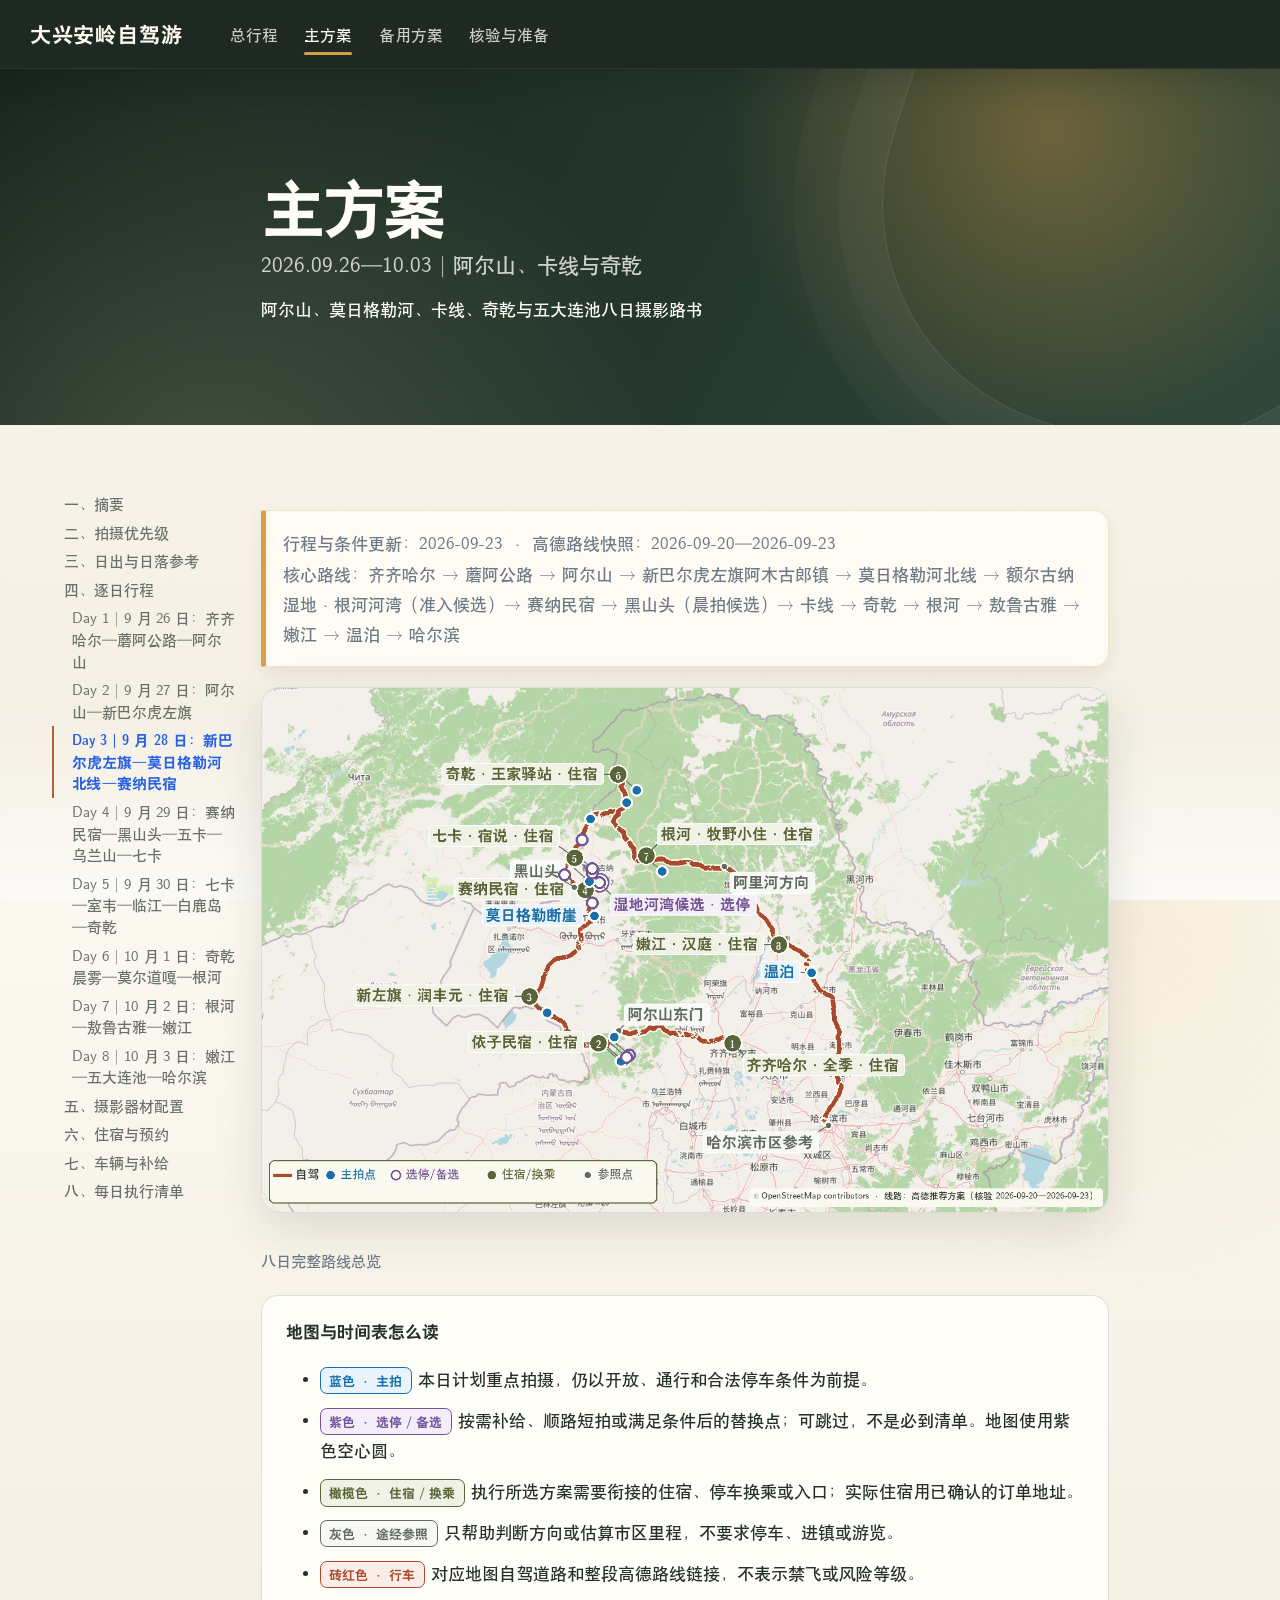
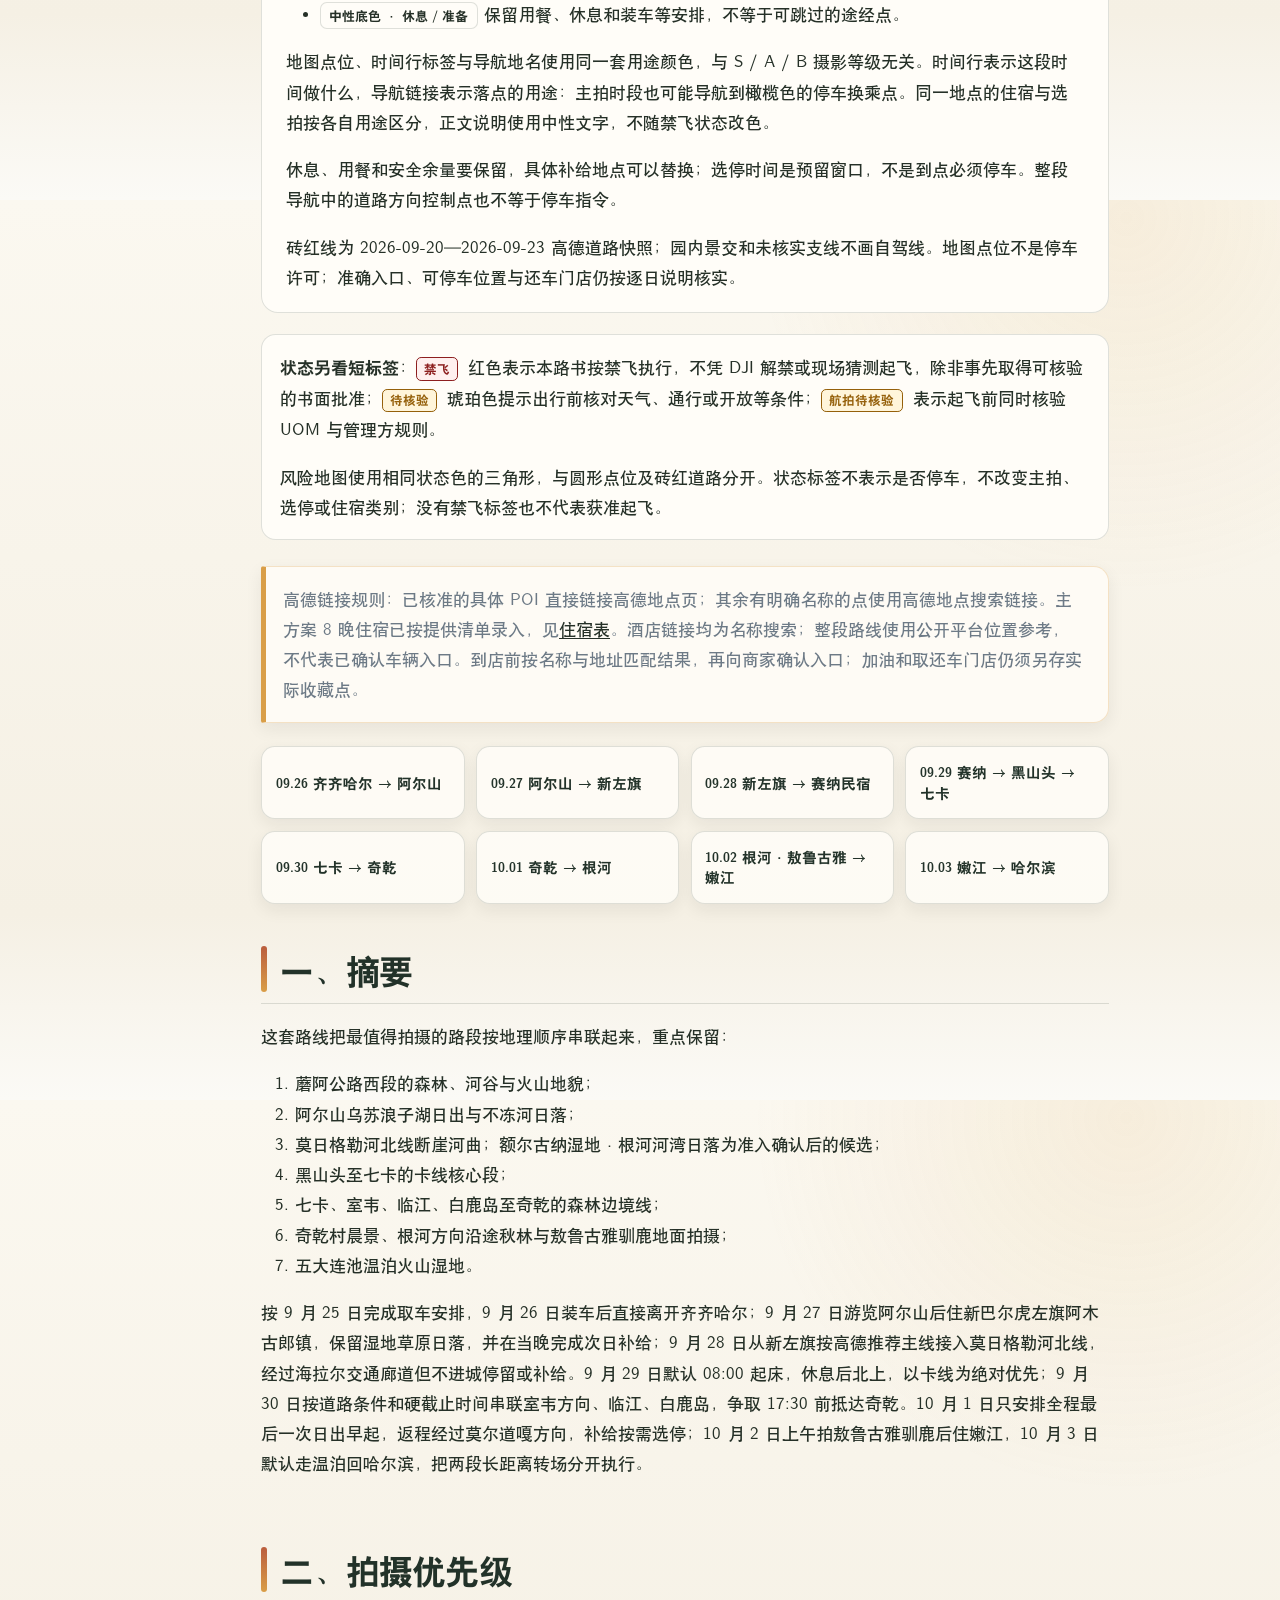
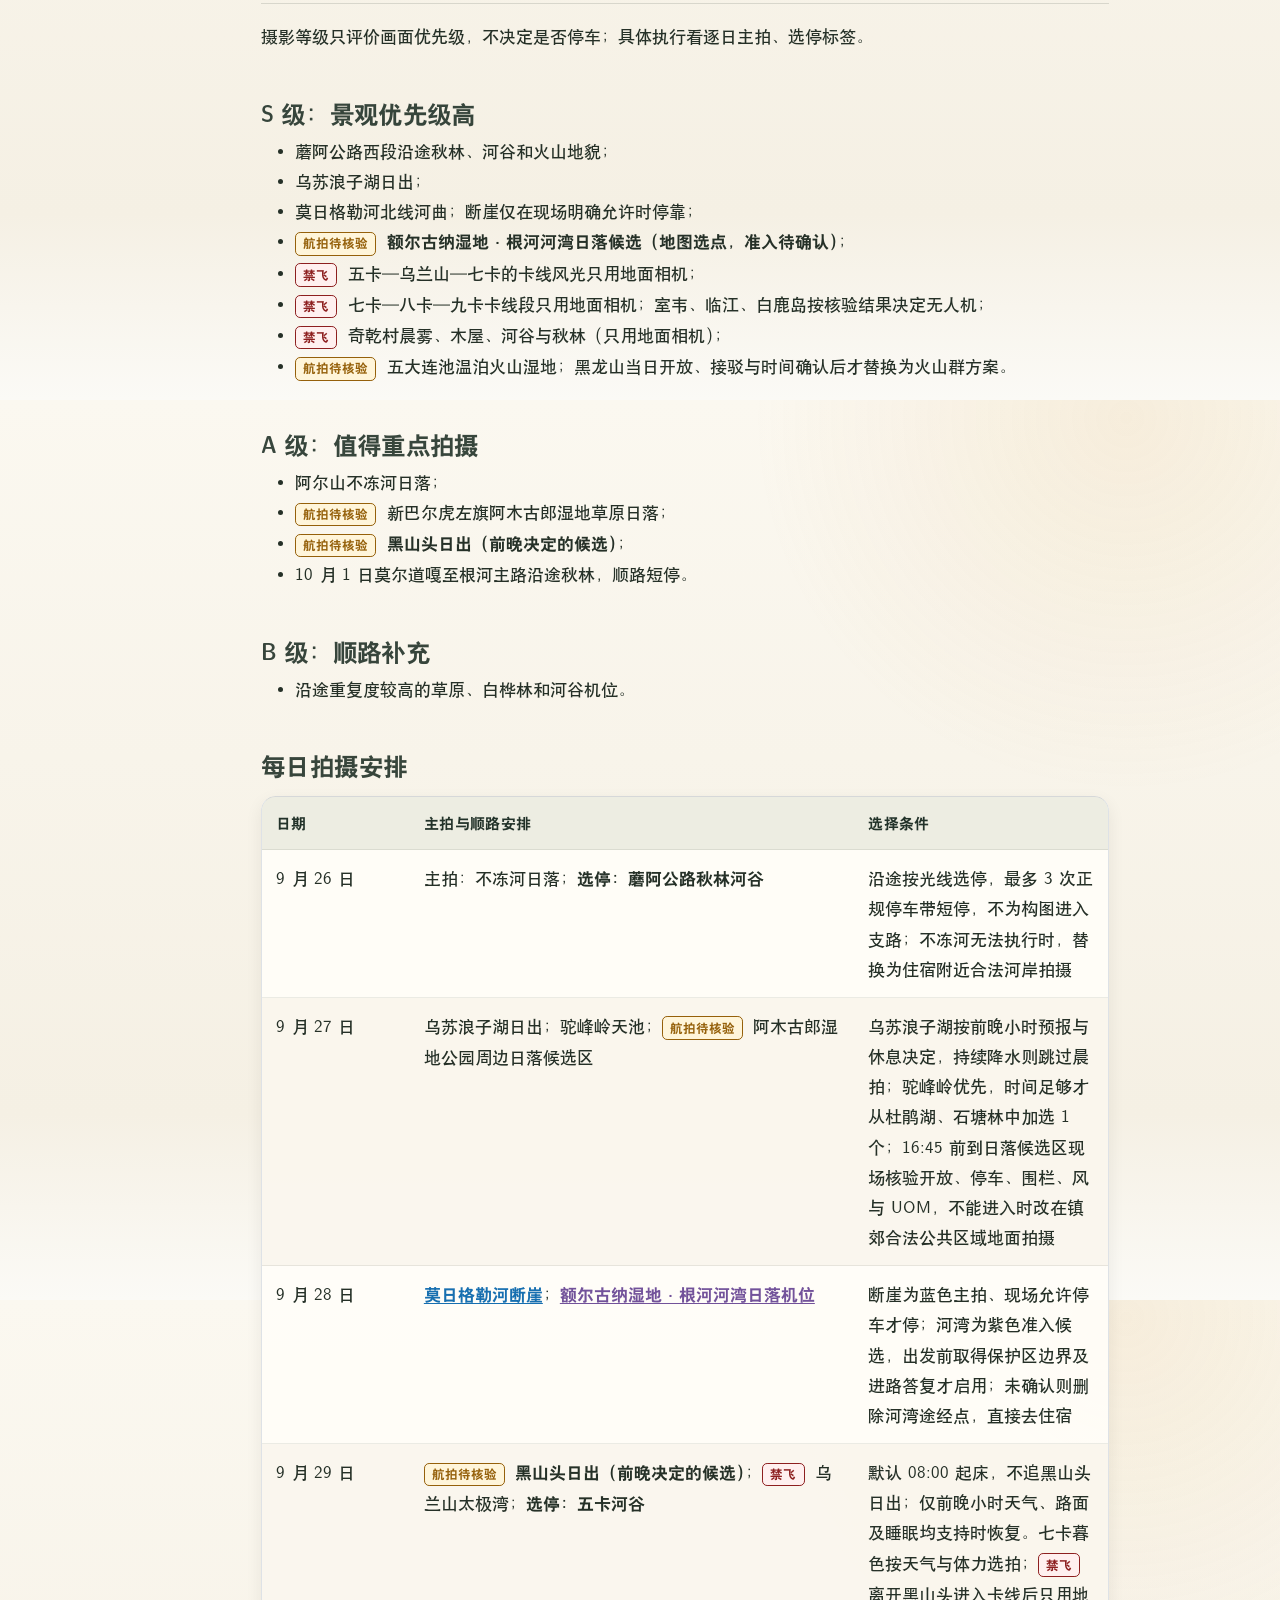
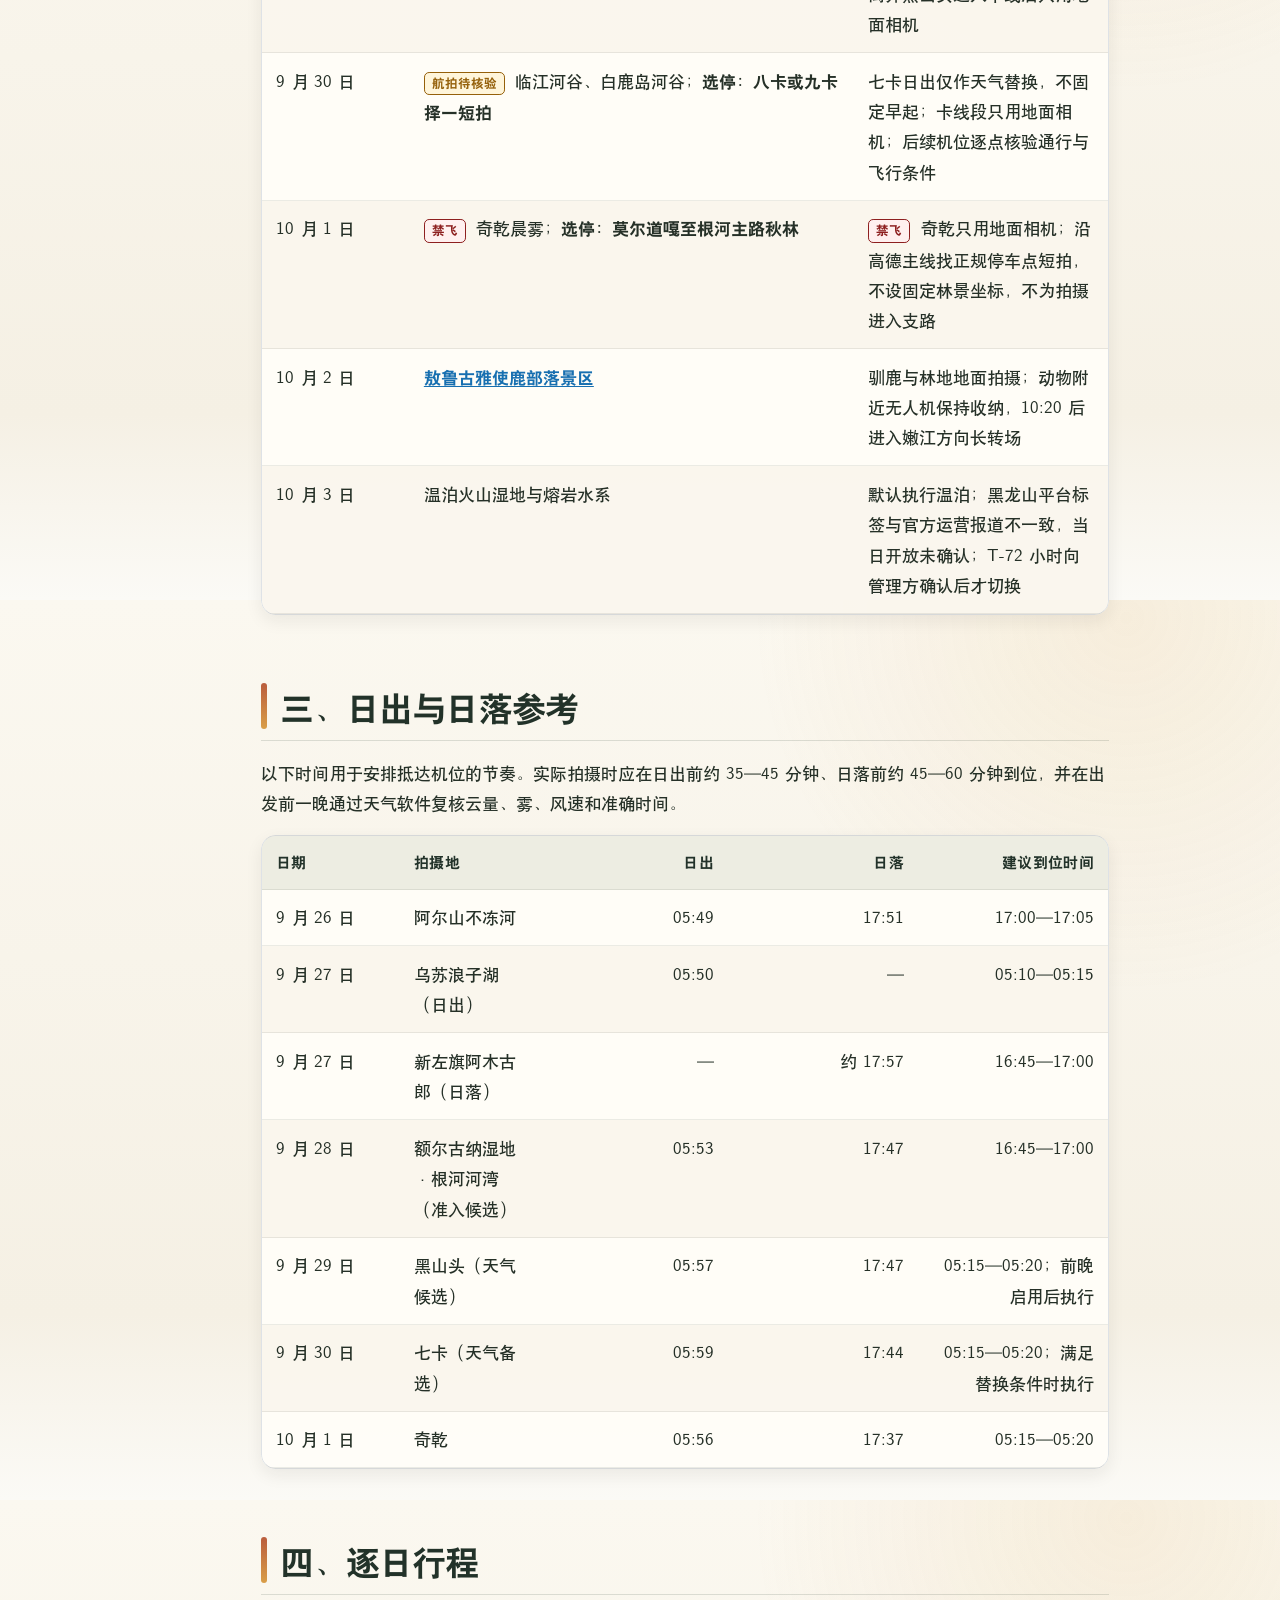
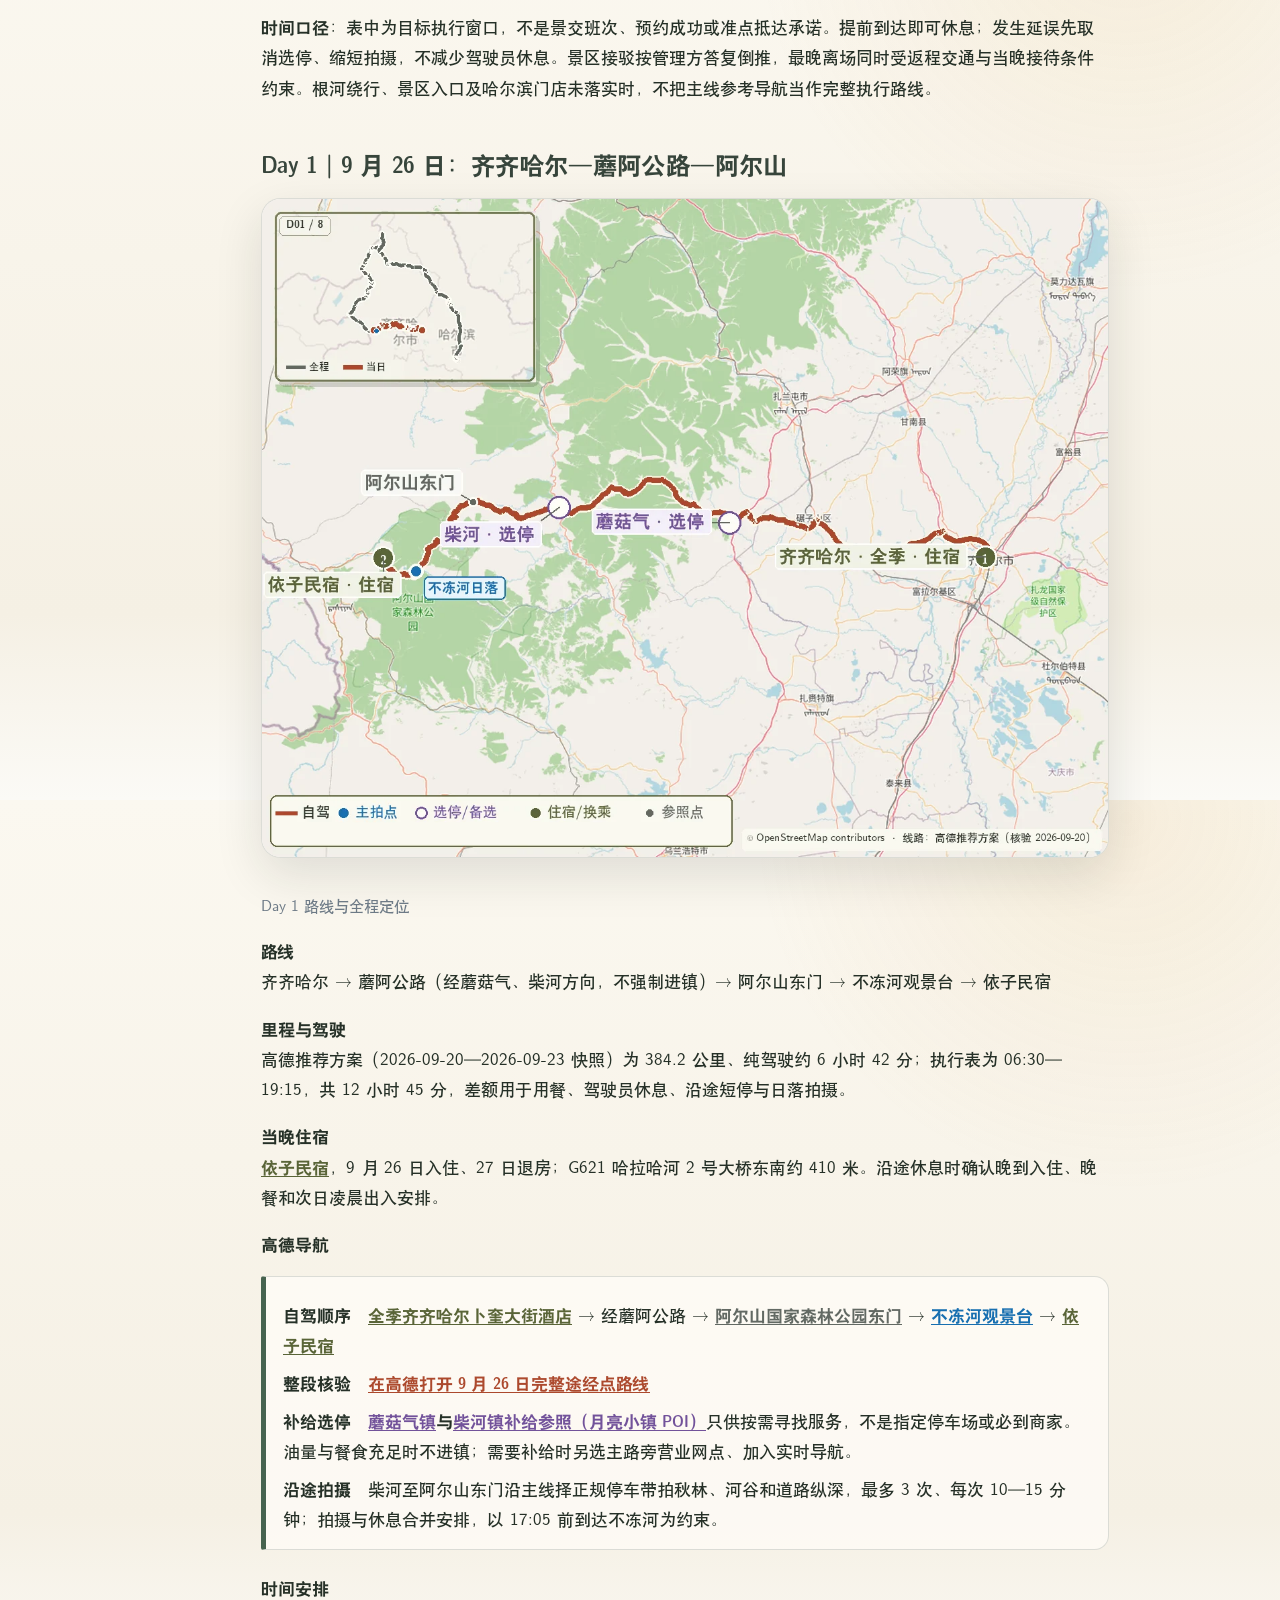
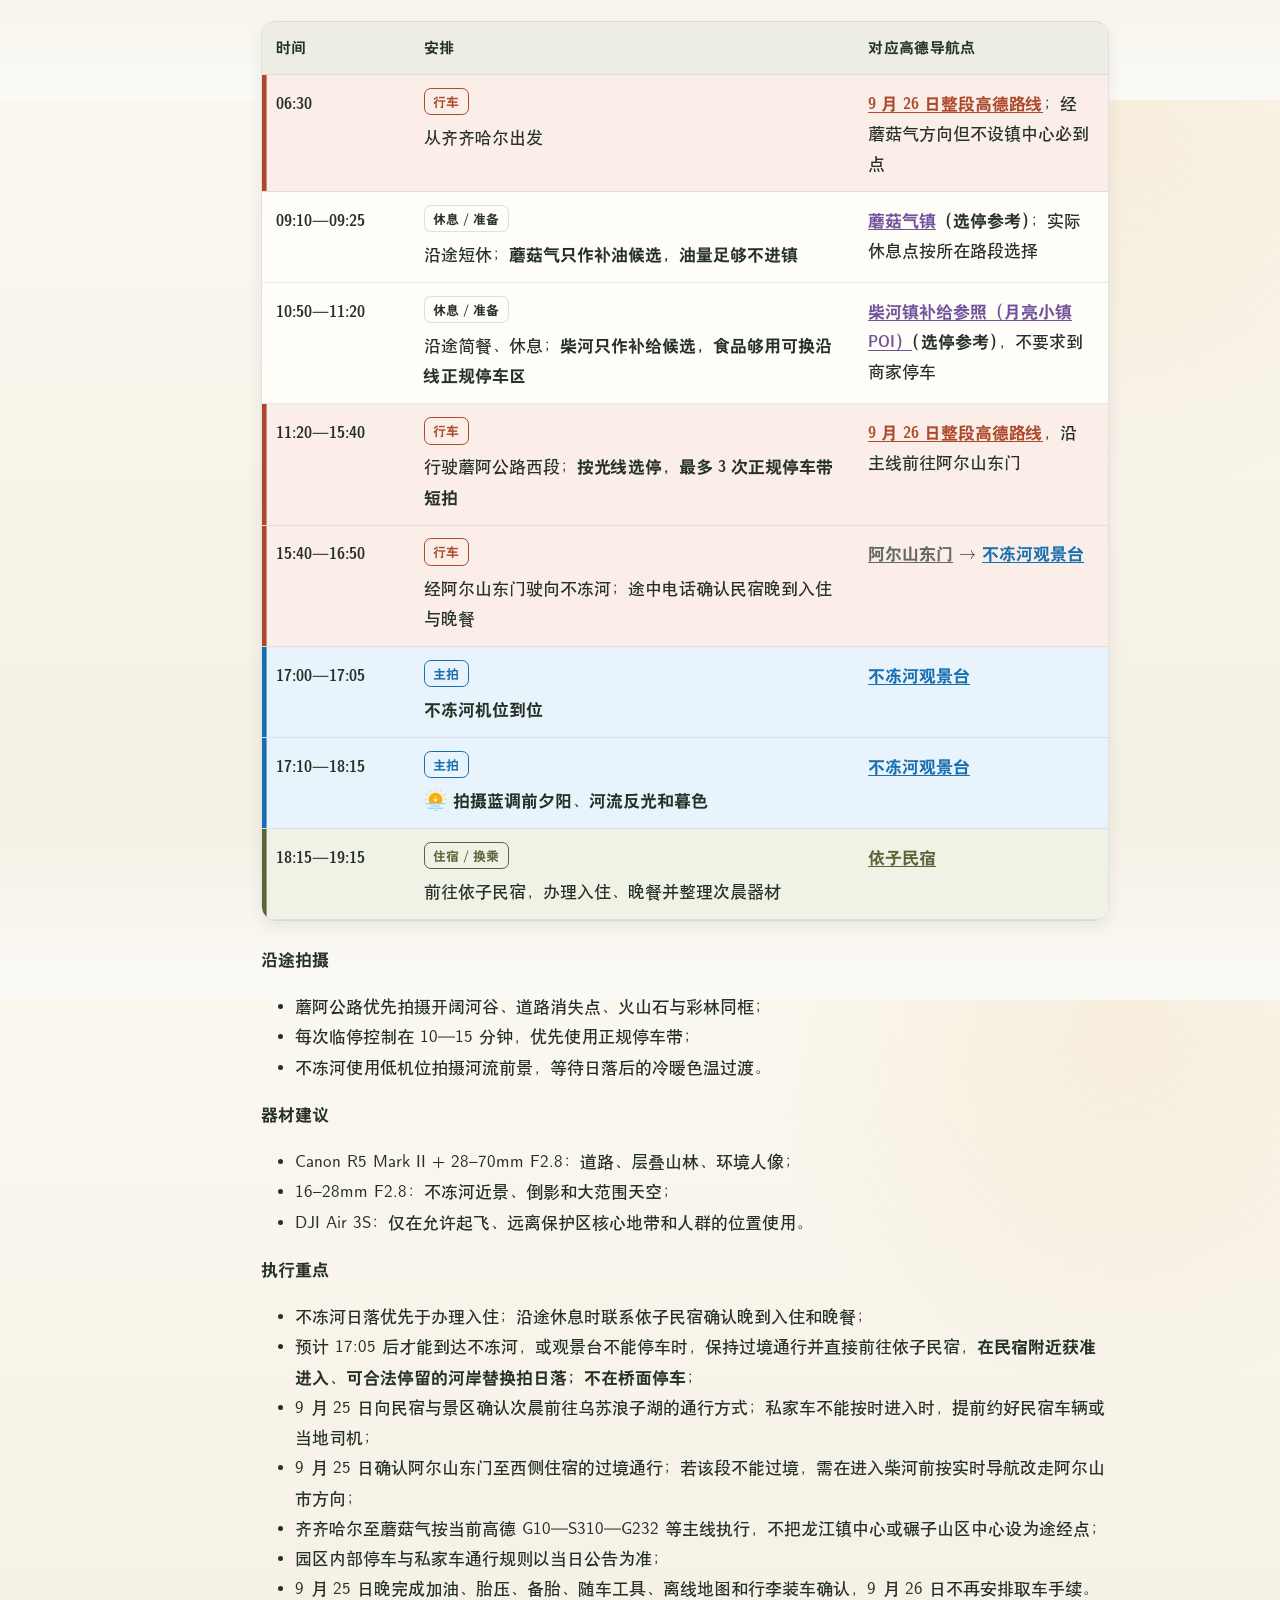
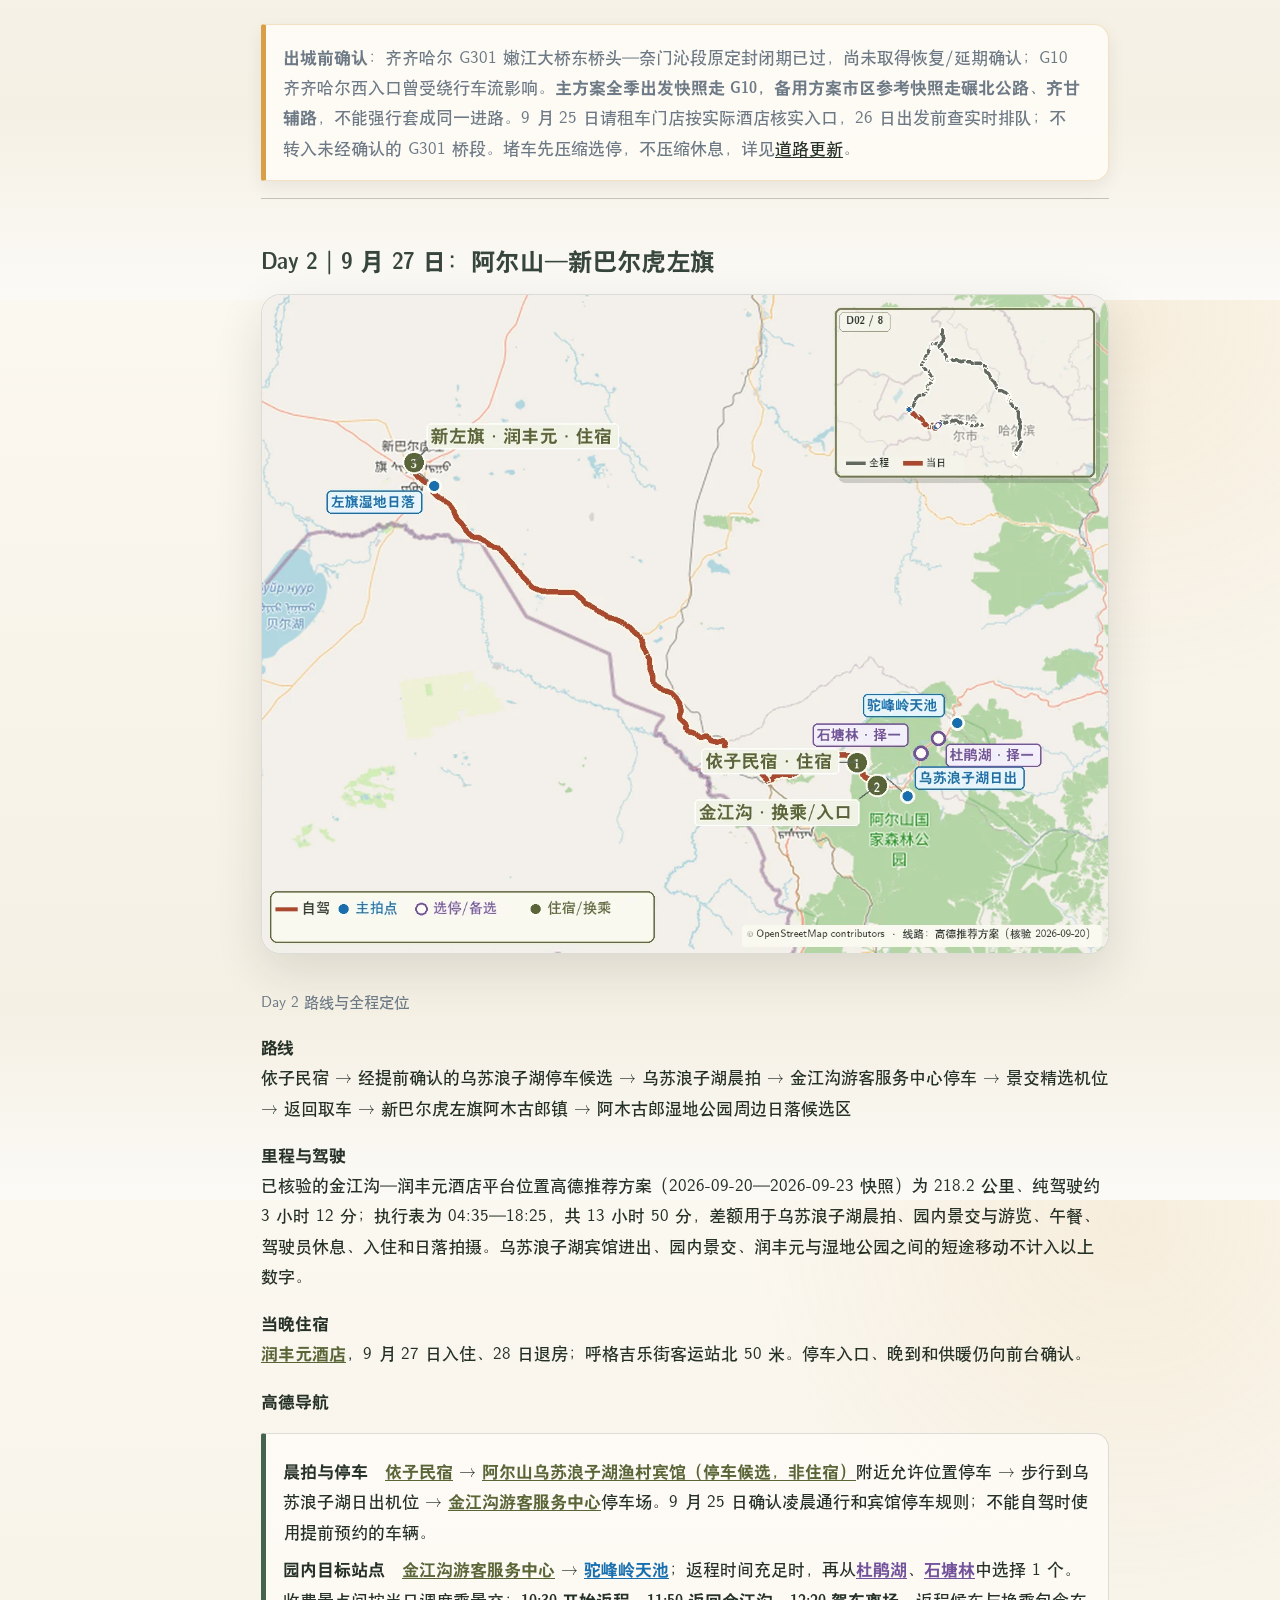
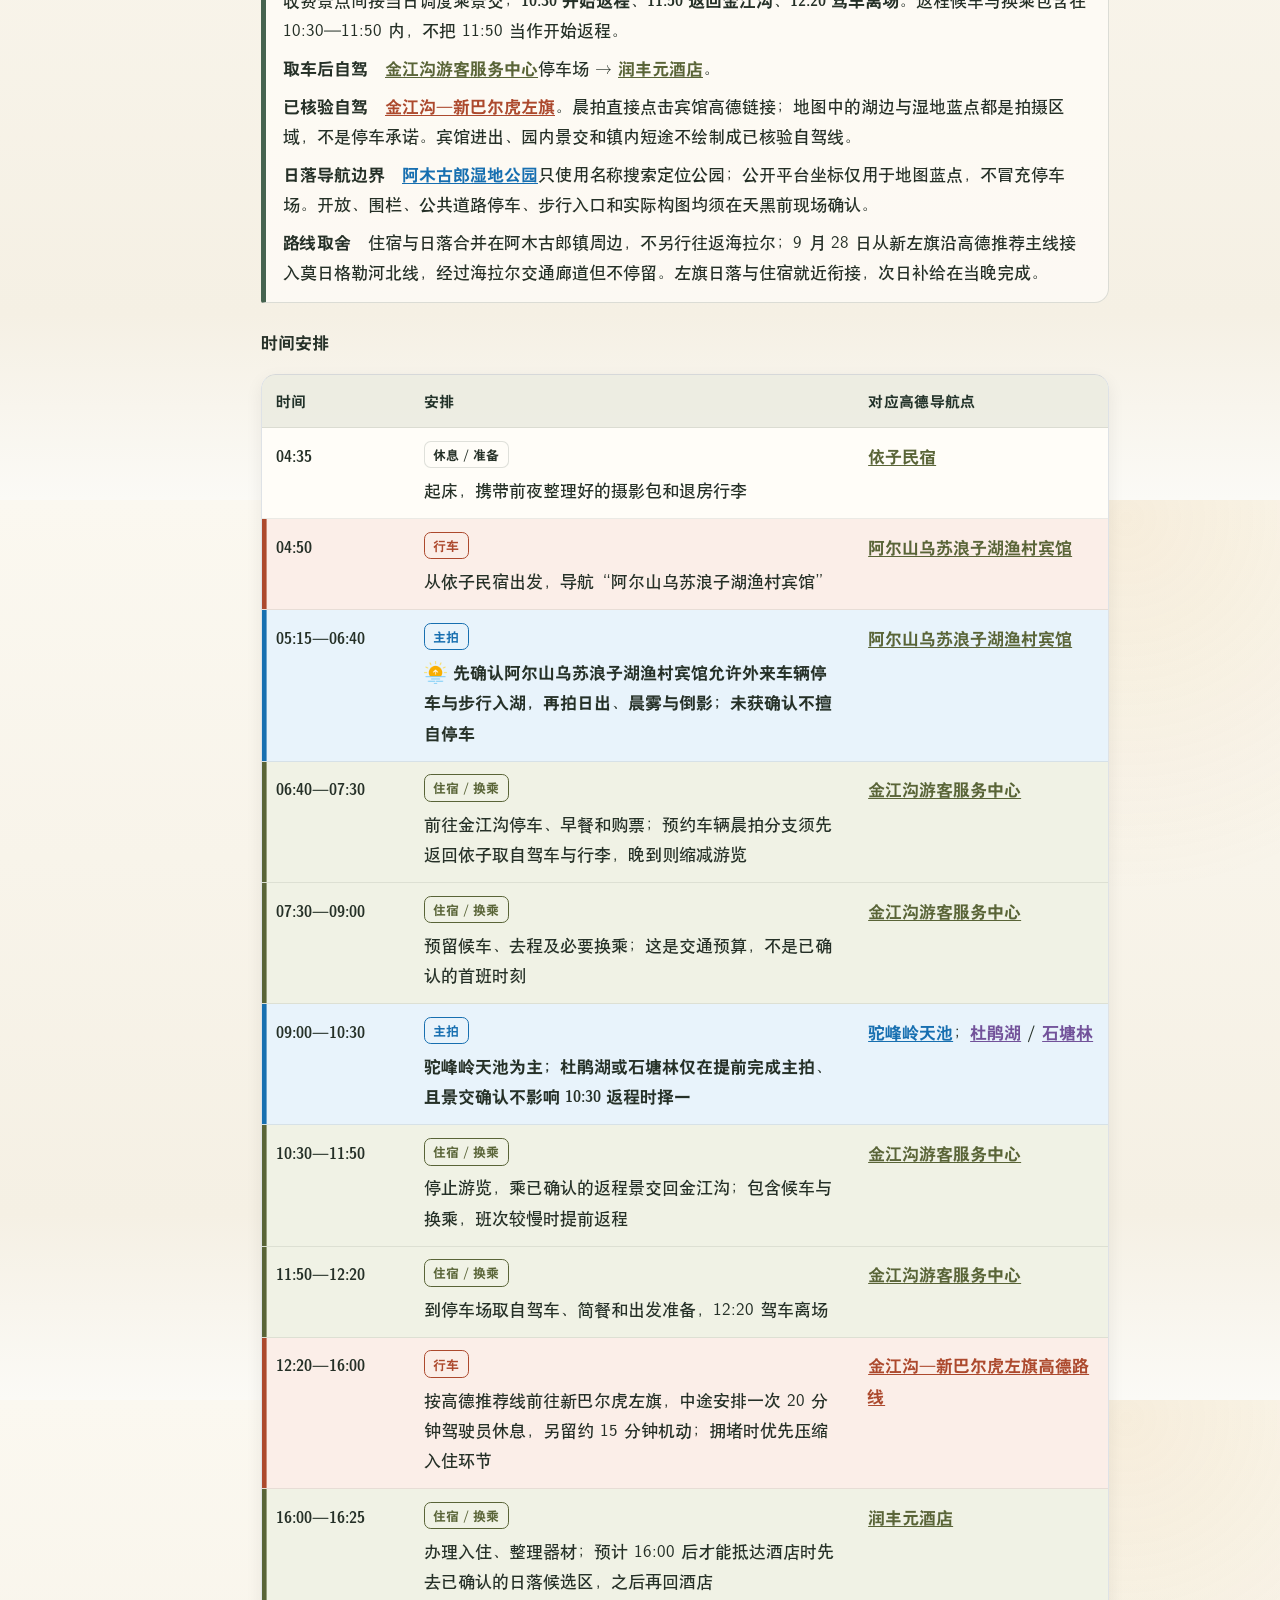
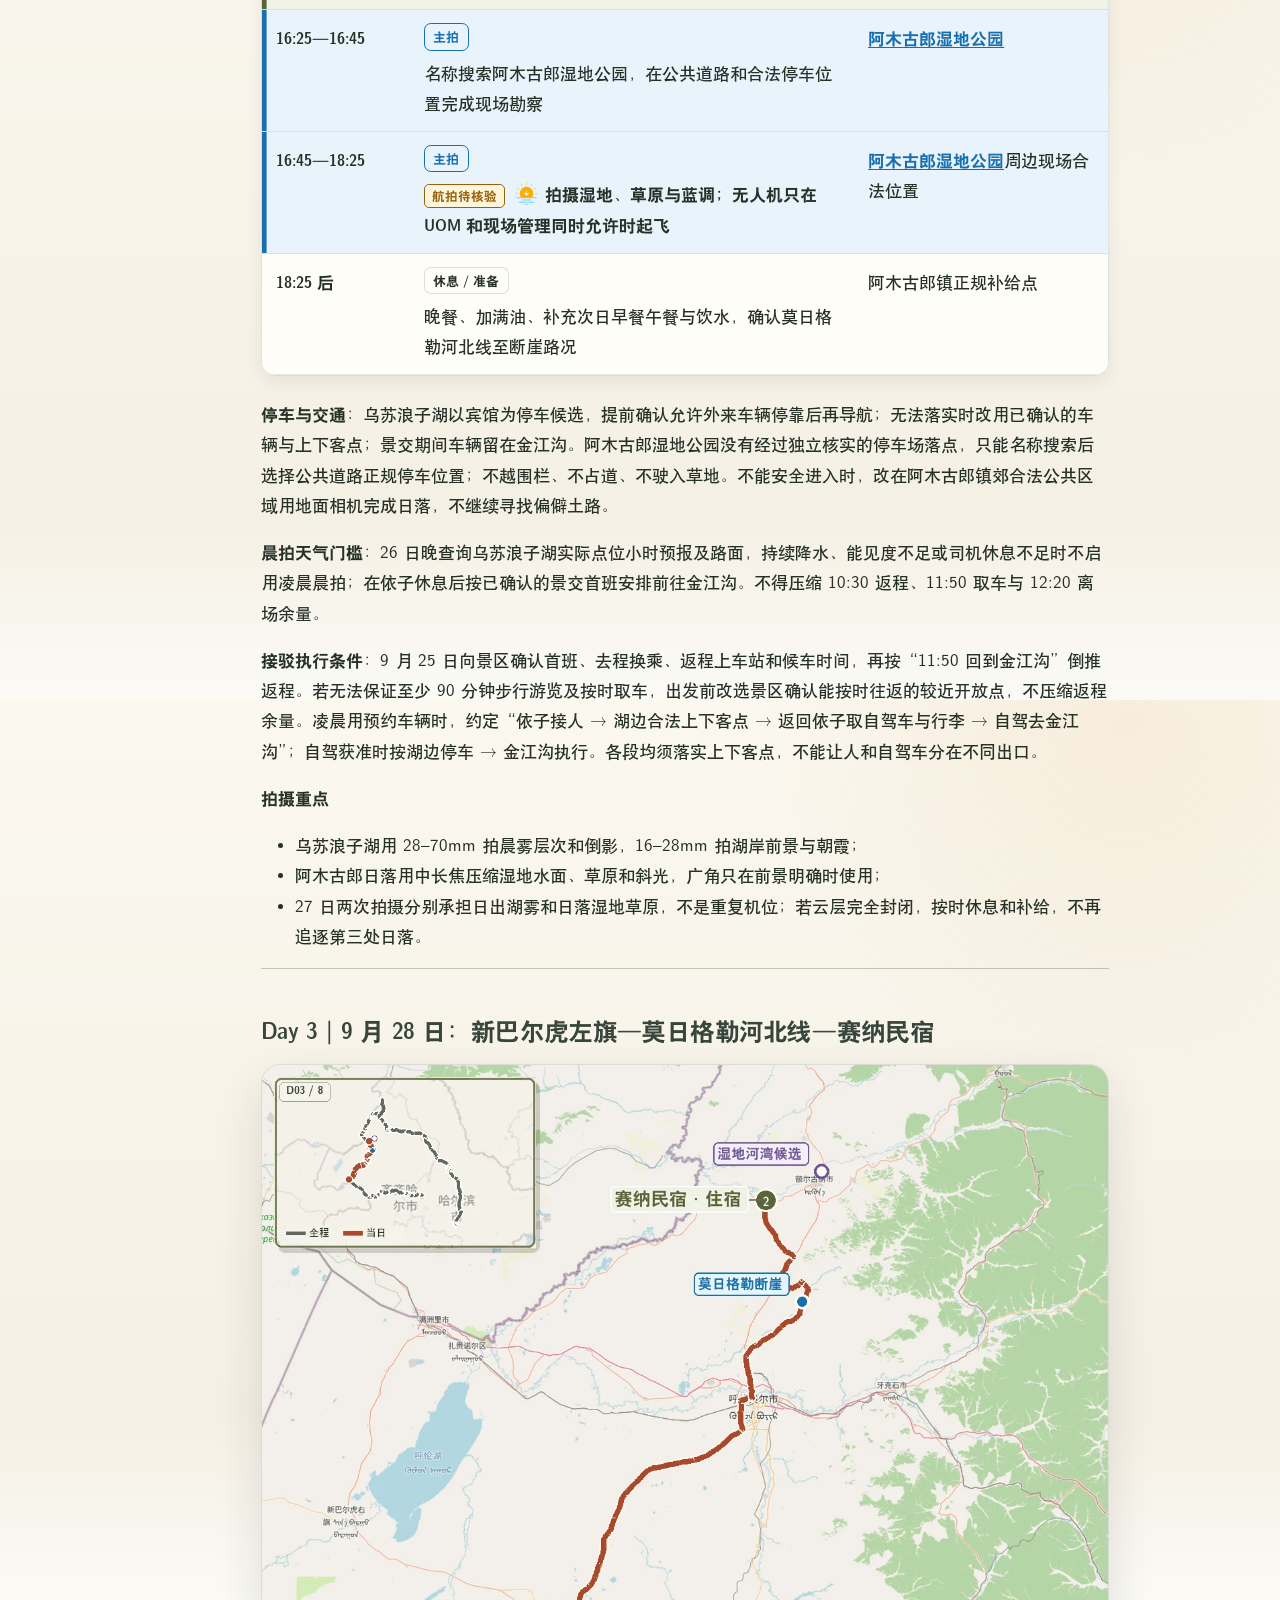
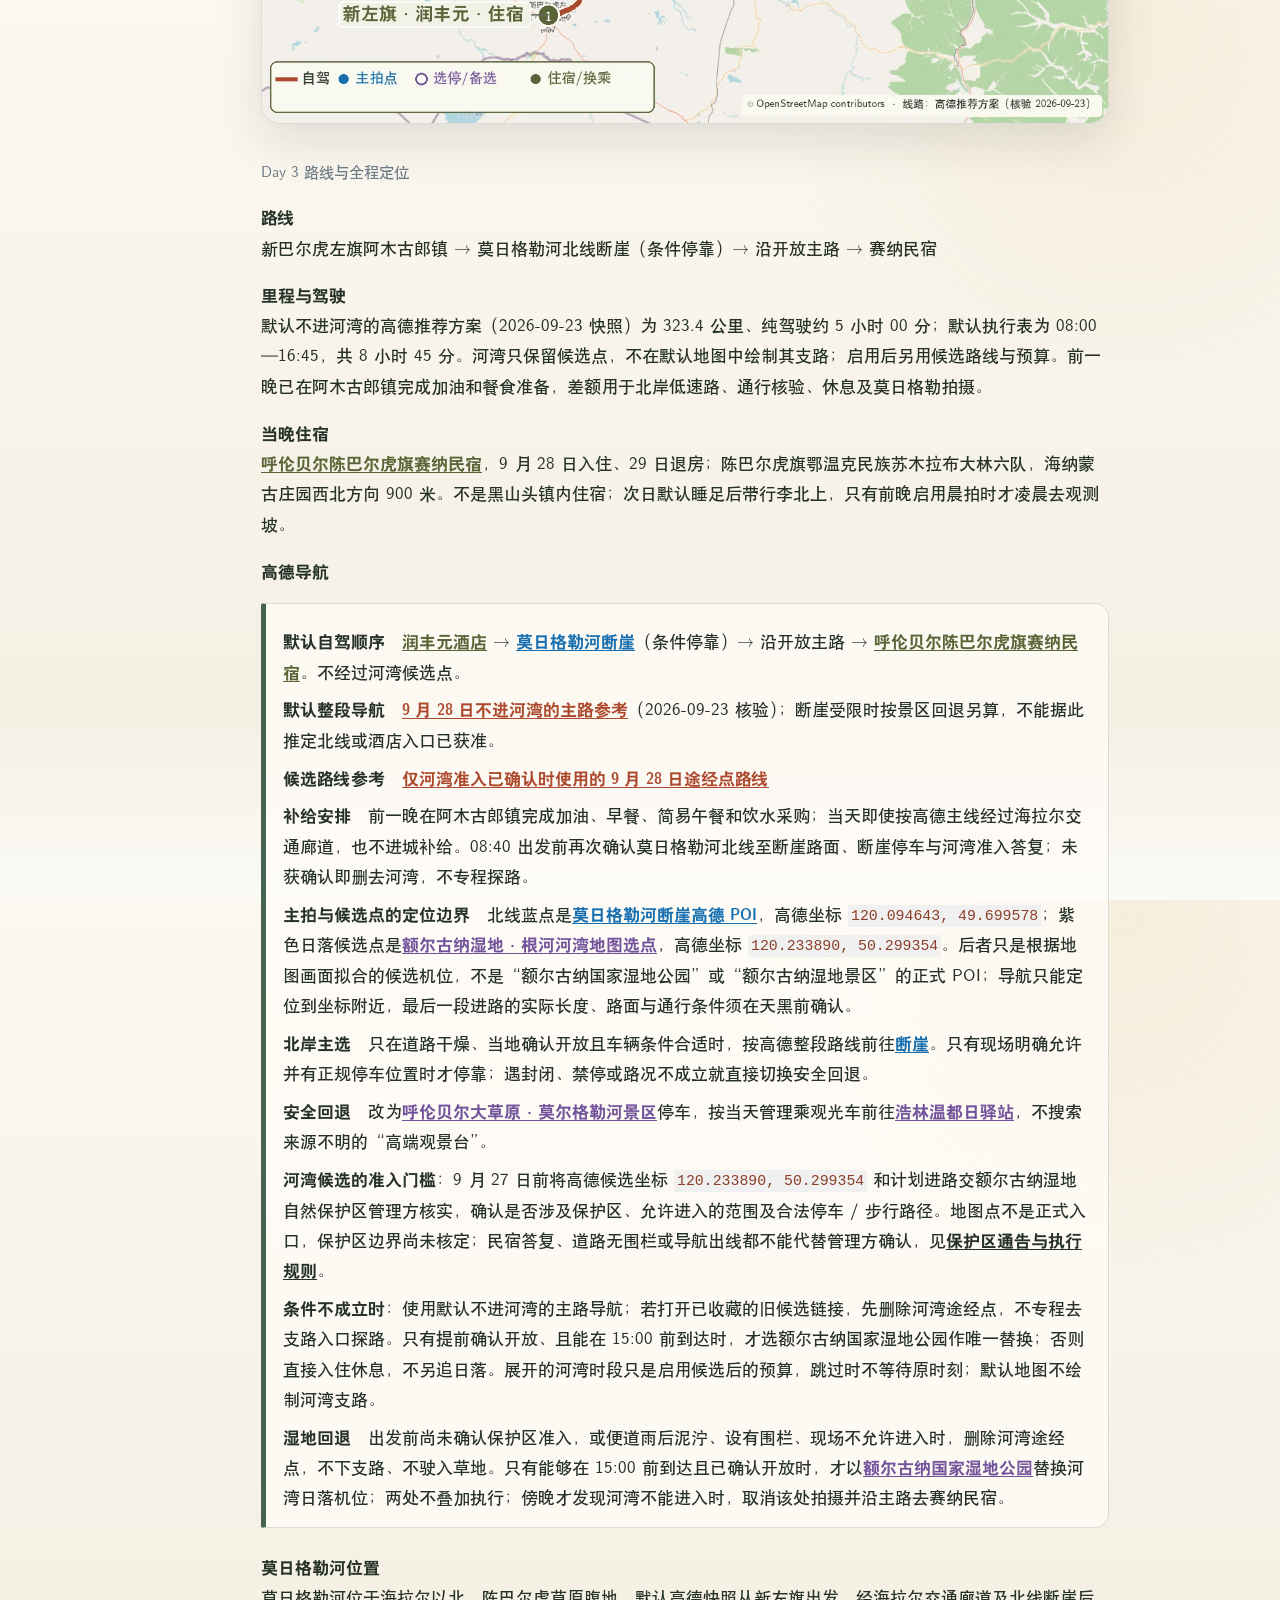
<file: primary.html>
<!DOCTYPE html>
<html xmlns="http://www.w3.org/1999/xhtml" lang="zh-Hans" xml:lang="zh-Hans"><head>

<meta charset="utf-8">
<meta name="generator" content="quarto-1.10.18">

<meta name="viewport" content="width=device-width, initial-scale=1.0, user-scalable=yes">

<meta name="description" content="阿尔山、莫日格勒河、卡线、奇乾与五大连池八日摄影路书">

<title>主方案 – 大兴安岭自驾游</title>
<style>
/* Default styles provided by pandoc.
** See https://pandoc.org/MANUAL.html#variables-for-html for config info.
*/
span.smallcaps{font-variant: small-caps;}
div.columns{display: flex; gap: 1.5em;}
div.column{flex: auto;}
@media screen {
div.columns{gap: min(4vw, 1.5em);}
div.column{overflow-x: auto;}
}
div.hanging-indent{margin-left: 1.5em; text-indent: -1.5em;}
ul.task-list{list-style: none;}
ul.task-list li input[type="checkbox"] {
  width: 0.8em;
  margin: 0 0.8em 0.2em -1em; /* quarto-specific, see https://github.com/quarto-dev/quarto-cli/issues/4556 */ 
  vertical-align: middle;
}
</style>


<script src="site_libs/quarto-nav/quarto-nav.js"></script>
<script src="site_libs/clipboard/clipboard.min.js"></script>
<script src="site_libs/quarto-html/quarto.js" type="module"></script>
<script src="site_libs/quarto-html/tabsets/tabsets.js" type="module"></script>
<script src="site_libs/quarto-html/popper.min.js"></script>
<script src="site_libs/quarto-html/tippy.umd.min.js"></script>
<script src="site_libs/quarto-html/anchor.min.js"></script>
<link href="site_libs/quarto-html/tippy.css" rel="stylesheet">
<link href="site_libs/quarto-html/quarto-syntax-highlighting-64a204ab8560d761af7679ceaba22944.css" rel="stylesheet" id="quarto-text-highlighting-styles">
<script src="site_libs/bootstrap/bootstrap.min.js"></script>
<link href="site_libs/bootstrap/bootstrap-icons.css" rel="stylesheet">
<link href="site_libs/bootstrap/bootstrap-2ed33471b37ec59e775b20449ba690d1.min.css" rel="stylesheet" append-hash="true" id="quarto-bootstrap" data-mode="light">
<script src="site_libs/quarto-contrib/glightbox/glightbox.min.js"></script>
<link href="site_libs/quarto-contrib/glightbox/glightbox.min.css" rel="stylesheet">
<link href="site_libs/quarto-contrib/glightbox/lightbox.css" rel="stylesheet">
<script id="quarto-search-options" type="application/json">{
  "language": {
    "search-no-results-text": "没有结果",
    "search-matching-documents-text": "匹配的文档",
    "search-copy-link-title": "复制搜索链接",
    "search-hide-matches-text": "隐藏其它匹配结果",
    "search-more-match-text": "更多匹配结果",
    "search-more-matches-text": "更多匹配结果",
    "search-clear-button-title": "清除",
    "search-text-placeholder": "",
    "search-detached-cancel-button-title": "取消",
    "search-submit-button-title": "提交",
    "search-label": "搜索"
  }
}</script>
<style>html{ scroll-behavior: smooth; }</style>


<link rel="stylesheet" href="assets/colors.css">
<link rel="stylesheet" href="styles.css">
</head>

<body class="floating nav-fixed quarto-light">

<div id="quarto-search-results"></div>
  <header id="quarto-header" class="headroom fixed-top quarto-banner">
    <nav class="navbar navbar-expand-lg " data-bs-theme="dark">
      <div class="navbar-container container-fluid">
      <div class="navbar-brand-container mx-auto">
    <a class="navbar-brand" href="./index.html">
    <span class="navbar-title">大兴安岭自驾游</span>
    </a>
  </div>
          <button class="navbar-toggler" type="button" data-bs-toggle="collapse" data-bs-target="#navbarCollapse" aria-controls="navbarCollapse" role="menu" aria-expanded="false" aria-label="展开或折叠导航栏" onclick="if (window.quartoToggleHeadroom) { window.quartoToggleHeadroom(); }">
  <span class="navbar-toggler-icon"></span>
</button>
          <div class="collapse navbar-collapse" id="navbarCollapse">
            <ul class="navbar-nav navbar-nav-scroll me-auto">
  <li class="nav-item">
    <a class="nav-link" href="./index.html"> 
<span class="menu-text">总行程</span></a>
  </li>  
  <li class="nav-item">
    <a class="nav-link active" href="./primary.html" aria-current="page"> 
<span class="menu-text">主方案</span></a>
  </li>  
  <li class="nav-item">
    <a class="nav-link" href="./option-skip-qiqian.html"> 
<span class="menu-text">备用方案</span></a>
  </li>  
  <li class="nav-item">
    <a class="nav-link" href="./sources.html"> 
<span class="menu-text">核验与准备</span></a>
  </li>  
</ul>
          </div> <!-- /navcollapse -->
            <div class="quarto-navbar-tools">
</div>
      </div> <!-- /container-fluid -->
    </nav>
</header>
<!-- content -->
<header id="title-block-header" class="quarto-title-block default toc-left page-columns page-full">
  <div class="quarto-title-banner page-columns page-full">
    <div class="quarto-title column-body">
      <h1 class="title">主方案</h1>
            <p class="subtitle lead">2026.09.26—10.03｜阿尔山、卡线与奇乾</p>
                  <div>
        <div class="description">
          阿尔山、莫日格勒河、卡线、奇乾与五大连池八日摄影路书
        </div>
      </div>
                </div>
  </div>
    
  
  <div class="quarto-title-meta">

      
    
      
    </div>
    
  
  </header><div id="quarto-content" class="quarto-container page-columns page-rows-contents page-layout-article page-navbar">
<!-- sidebar -->
  <nav id="quarto-sidebar" class="sidebar collapse collapse-horizontal quarto-sidebar-collapse-item sidebar-navigation floating overflow-auto">
    <nav id="TOC" role="doc-toc" class="toc-active">
    <h2 id="toc-title">该页面内容</h2>
   
  <ul>
  <li><a href="#一摘要" id="toc-一摘要" class="nav-link active" data-scroll-target="#一摘要">一、摘要</a></li>
  <li><a href="#二拍摄优先级" id="toc-二拍摄优先级" class="nav-link" data-scroll-target="#二拍摄优先级">二、拍摄优先级</a>
  <ul class="collapse">
  <li><a href="#s-级景观优先级高" id="toc-s-级景观优先级高" class="nav-link" data-scroll-target="#s-级景观优先级高">S 级：景观优先级高</a></li>
  <li><a href="#a-级值得重点拍摄" id="toc-a-级值得重点拍摄" class="nav-link" data-scroll-target="#a-级值得重点拍摄">A 级：值得重点拍摄</a></li>
  <li><a href="#b-级顺路补充" id="toc-b-级顺路补充" class="nav-link" data-scroll-target="#b-级顺路补充">B 级：顺路补充</a></li>
  <li><a href="#每日拍摄安排" id="toc-每日拍摄安排" class="nav-link" data-scroll-target="#每日拍摄安排">每日拍摄安排</a></li>
  </ul></li>
  <li><a href="#三日出与日落参考" id="toc-三日出与日落参考" class="nav-link" data-scroll-target="#三日出与日落参考">三、日出与日落参考</a></li>
  <li><a href="#四逐日行程" id="toc-四逐日行程" class="nav-link" data-scroll-target="#四逐日行程">四、逐日行程</a>
  <ul class="collapse">
  <li><a href="#day-1" id="toc-day-1" class="nav-link" data-scroll-target="#day-1">Day 1｜9 月 26 日：齐齐哈尔—蘑阿公路—阿尔山</a></li>
  <li><a href="#day-2" id="toc-day-2" class="nav-link" data-scroll-target="#day-2">Day 2｜9 月 27 日：阿尔山—新巴尔虎左旗</a></li>
  <li><a href="#day-3" id="toc-day-3" class="nav-link" data-scroll-target="#day-3">Day 3｜9 月 28 日：新巴尔虎左旗—莫日格勒河北线—赛纳民宿</a></li>
  <li><a href="#day-4" id="toc-day-4" class="nav-link" data-scroll-target="#day-4">Day 4｜9 月 29 日：赛纳民宿—黑山头—五卡—乌兰山—七卡</a></li>
  <li><a href="#day-5" id="toc-day-5" class="nav-link" data-scroll-target="#day-5">Day 5｜9 月 30 日：七卡—室韦—临江—白鹿岛—奇乾</a></li>
  <li><a href="#day-6" id="toc-day-6" class="nav-link" data-scroll-target="#day-6">Day 6｜10 月 1 日：奇乾晨雾—莫尔道嘎—根河</a></li>
  <li><a href="#day-7" id="toc-day-7" class="nav-link" data-scroll-target="#day-7">Day 7｜10 月 2 日：根河—敖鲁古雅—嫩江</a></li>
  <li><a href="#day-8" id="toc-day-8" class="nav-link" data-scroll-target="#day-8">Day 8｜10 月 3 日：嫩江—五大连池—哈尔滨</a></li>
  </ul></li>
  <li><a href="#五摄影器材配置" id="toc-五摄影器材配置" class="nav-link" data-scroll-target="#五摄影器材配置">五、摄影器材配置</a>
  <ul class="collapse">
  <li><a href="#canon-r5-mark-ii" id="toc-canon-r5-mark-ii" class="nav-link" data-scroll-target="#canon-r5-mark-ii">Canon R5 Mark II</a></li>
  <li><a href="#dji-air-3s" id="toc-dji-air-3s" class="nav-link" data-scroll-target="#dji-air-3s">DJI Air 3S</a></li>
  </ul></li>
  <li><a href="#primary-lodgings" id="toc-primary-lodgings" class="nav-link" data-scroll-target="#primary-lodgings">六、住宿与预约</a>
  <ul class="collapse">
  <li><a href="#主方案住宿清单" id="toc-主方案住宿清单" class="nav-link" data-scroll-target="#主方案住宿清单">主方案住宿清单</a></li>
  <li><a href="#到店与次日衔接" id="toc-到店与次日衔接" class="nav-link" data-scroll-target="#到店与次日衔接">到店与次日衔接</a></li>
  </ul></li>
  <li><a href="#七车辆与补给" id="toc-七车辆与补给" class="nav-link" data-scroll-target="#七车辆与补给">七、车辆与补给</a></li>
  <li><a href="#八每日执行清单" id="toc-八每日执行清单" class="nav-link" data-scroll-target="#八每日执行清单">八、每日执行清单</a>
  <ul class="collapse">
  <li><a href="#天气确认节奏" id="toc-天气确认节奏" class="nav-link" data-scroll-target="#天气确认节奏">天气确认节奏</a></li>
  <li><a href="#当日天气决策表" id="toc-当日天气决策表" class="nav-link" data-scroll-target="#当日天气决策表">当日天气决策表</a></li>
  <li><a href="#出发前" id="toc-出发前" class="nav-link" data-scroll-target="#出发前">出发前</a></li>
  <li><a href="#拍摄结束后" id="toc-拍摄结束后" class="nav-link" data-scroll-target="#拍摄结束后">拍摄结束后</a></li>
  </ul></li>
  </ul>
</nav>
</nav>
<div id="quarto-sidebar-glass" class="quarto-sidebar-collapse-item" data-bs-toggle="collapse" data-bs-target=".quarto-sidebar-collapse-item"></div>
<!-- margin-sidebar -->
    <div id="quarto-margin-sidebar" class="sidebar margin-sidebar zindex-bottom">
    </div>
<!-- main -->
<main class="content quarto-banner-title-block" id="quarto-document-content">





<blockquote class="blockquote">
<p>行程与条件更新：2026-09-23 · 高德路线快照：2026-09-20—2026-09-23<br> 核心路线：齐齐哈尔 → 蘑阿公路 → 阿尔山 → 新巴尔虎左旗阿木古郎镇 → 莫日格勒河北线 → 额尔古纳湿地·根河河湾（准入候选）→ 赛纳民宿 → 黑山头（晨拍候选）→ 卡线 → 奇乾 → 根河 → 敖鲁古雅 → 嫩江 → 温泊 → 哈尔滨</p>
</blockquote>
<div class="quarto-figure quarto-figure-center">
<figure class="figure">
<p><a href="figures/maps/overview.webp" class="lightbox" data-gallery="quarto-lightbox-gallery-1" title="八日完整路线总览"><img src="figures/maps/overview.webp" class="route-map img-fluid figure-img" loading="eager" decoding="async" fetchpriority="high" alt="从齐齐哈尔经阿尔山、呼伦贝尔、卡线、奇乾、根河和五大连池到哈尔滨的完整路线图"></a></p>
<figcaption>八日完整路线总览</figcaption>
</figure>
</div>
<div class="stop-legend">
<p><strong>地图与时间表怎么读</strong></p>
<ul>
<li><span class="stop-tag row-planned">蓝色 · 主拍</span> 本日计划重点拍摄，仍以开放、通行和合法停车条件为前提。</li>
<li><span class="stop-tag row-optional">紫色 · 选停 / 备选</span> 按需补给、顺路短拍或满足条件后的替换点；可跳过，不是必到清单。地图使用紫色空心圆。</li>
<li><span class="stop-tag row-logistics">橄榄色 · 住宿 / 换乘</span> 执行所选方案需要衔接的住宿、停车换乘或入口；实际住宿用已确认的订单地址。</li>
<li><span class="stop-tag row-reference">灰色 · 途经参照</span> 只帮助判断方向或估算市区里程，不要求停车、进镇或游览。</li>
<li><span class="stop-tag row-drive">砖红色 · 行车</span> 对应地图自驾道路和整段高德路线链接，不表示禁飞或风险等级。</li>
<li><span class="stop-tag row-rest">中性底色 · 休息 / 准备</span> 保留用餐、休息和装车等安排，不等于可跳过的途经点。</li>
</ul>
<p>地图点位、时间行标签与导航地名使用同一套用途颜色，与 S / A / B 摄影等级无关。时间行表示这段时间做什么，导航链接表示落点的用途：主拍时段也可能导航到橄榄色的停车换乘点。同一地点的住宿与选拍按各自用途区分，正文说明使用中性文字，不随禁飞状态改色。</p>
<p>休息、用餐和安全余量要保留，具体补给地点可以替换；选停时间是预留窗口，不是到点必须停车。整段导航中的道路方向控制点也不等于停车指令。</p>
<p>砖红线为 2026-09-20—2026-09-23 高德道路快照；园内景交和未核实支线不画自驾线。地图点位不是停车许可；准确入口、可停车位置与还车门店仍按逐日说明核实。</p>
</div>
<div class="drone-legend">
<p><strong>状态另看短标签</strong>：<span class="status-tag status-no-fly">禁飞</span> 红色表示本路书按禁飞执行，不凭 DJI 解禁或现场猜测起飞，除非事先取得可核验的书面批准；<span class="status-tag status-check">待核验</span> 琥珀色提示出行前核对天气、通行或开放等条件；<span class="status-tag status-check">航拍待核验</span> 表示起飞前同时核验 UOM 与管理方规则。</p>
<p>风险地图使用相同状态色的三角形，与圆形点位及砖红道路分开。状态标签不表示是否停车，不改变主拍、选停或住宿类别；没有禁飞标签也不代表获准起飞。</p>
</div>
<blockquote class="blockquote">
<p>高德链接规则：已核准的具体 POI 直接链接高德地点页；其余有明确名称的点使用高德地点搜索链接。主方案 8 晚住宿已按提供清单录入，见<a href="#primary-lodgings">住宿表</a>。酒店链接均为名称搜索；整段路线使用公开平台位置参考，不代表已确认车辆入口。到店前按名称与地址匹配结果，再向商家确认入口；加油和取还车门店仍须另存实际收藏点。</p>
</blockquote>
<div class="route-strip">
<p><a href="#day-1">09.26 齐齐哈尔 → 阿尔山</a> <a href="#day-2">09.27 阿尔山 → 新左旗</a> <a href="#day-3">09.28 新左旗 → 赛纳民宿</a> <a href="#day-4">09.29 赛纳 → 黑山头 → 七卡</a> <a href="#day-5">09.30 七卡 → 奇乾</a> <a href="#day-6">10.01 奇乾 → 根河</a> <a href="#day-7">10.02 根河·敖鲁古雅 → 嫩江</a> <a href="#day-8">10.03 嫩江 → 哈尔滨</a></p>
</div>
<section id="一摘要" class="level2">
<h2 class="anchored" data-anchor-id="一摘要">一、摘要</h2>
<p>这套路线把最值得拍摄的路段按地理顺序串联起来，重点保留：</p>
<ol type="1">
<li>蘑阿公路西段的森林、河谷与火山地貌；</li>
<li>阿尔山乌苏浪子湖日出与不冻河日落；</li>
<li>莫日格勒河北线断崖河曲；额尔古纳湿地·根河河湾日落为准入确认后的候选；</li>
<li>黑山头至七卡的卡线核心段；</li>
<li>七卡、室韦、临江、白鹿岛至奇乾的森林边境线；</li>
<li>奇乾村晨景、根河方向沿途秋林与敖鲁古雅驯鹿地面拍摄；</li>
<li>五大连池温泊火山湿地。</li>
</ol>
<p>按 9 月 25 日完成取车安排，9 月 26 日装车后直接离开齐齐哈尔；9 月 27 日游览阿尔山后住新巴尔虎左旗阿木古郎镇，保留湿地草原日落，并在当晚完成次日补给；9 月 28 日从新左旗按高德推荐主线接入莫日格勒河北线，经过海拉尔交通廊道但不进城停留或补给。9 月 29 日默认 08:00 起床，休息后北上，以卡线为绝对优先；9 月 30 日按道路条件和硬截止时间串联室韦方向、临江、白鹿岛，争取 17:30 前抵达奇乾。10 月 1 日只安排全程最后一次日出早起，返程经过莫尔道嘎方向，补给按需选停；10 月 2 日上午拍敖鲁古雅驯鹿后住嫩江，10 月 3 日默认走温泊回哈尔滨，把两段长距离转场分开执行。</p>
</section>
<section id="二拍摄优先级" class="level2">
<h2 class="anchored" data-anchor-id="二拍摄优先级">二、拍摄优先级</h2>
<p>摄影等级只评价画面优先级，不决定是否停车；具体执行看逐日主拍、选停标签。</p>
<section id="s-级景观优先级高" class="level3">
<h3 class="anchored" data-anchor-id="s-级景观优先级高">S 级：景观优先级高</h3>
<ul>
<li>蘑阿公路西段沿途秋林、河谷和火山地貌；</li>
<li>乌苏浪子湖日出；</li>
<li>莫日格勒河北线河曲；断崖仅在现场明确允许时停靠；</li>
<li><span class="status-tag status-check">航拍待核验</span> <span class="optional-stop">额尔古纳湿地·根河河湾日落候选（地图选点，准入待确认）</span>；</li>
<li><span class="status-tag status-no-fly">禁飞</span> <span>五卡—乌兰山—七卡的卡线风光只用地面相机</span>；</li>
<li><span class="status-tag status-no-fly">禁飞</span> <span>七卡—八卡—九卡卡线段只用地面相机</span>；室韦、临江、白鹿岛按核验结果决定无人机；</li>
<li><span class="status-tag status-no-fly">禁飞</span> <span>奇乾村晨雾、木屋、河谷与秋林（只用地面相机）</span>；</li>
<li><span class="status-tag status-check">航拍待核验</span> <span>五大连池温泊火山湿地；黑龙山当日开放、接驳与时间确认后才替换为火山群方案</span>。</li>
</ul>
</section>
<section id="a-级值得重点拍摄" class="level3">
<h3 class="anchored" data-anchor-id="a-级值得重点拍摄">A 级：值得重点拍摄</h3>
<ul>
<li>阿尔山不冻河日落；</li>
<li><span class="status-tag status-check">航拍待核验</span> <span>新巴尔虎左旗阿木古郎湿地草原日落</span>；</li>
<li><span class="status-tag status-check">航拍待核验</span> <span class="optional-stop">黑山头日出（前晚决定的候选）</span>；</li>
<li>10 月 1 日莫尔道嘎至根河主路沿途秋林，顺路短停。</li>
</ul>
</section>
<section id="b-级顺路补充" class="level3">
<h3 class="anchored" data-anchor-id="b-级顺路补充">B 级：顺路补充</h3>
<ul>
<li>沿途重复度较高的草原、白桦林和河谷机位。</li>
</ul>
</section>
<section id="每日拍摄安排" class="level3">
<h3 class="anchored" data-anchor-id="每日拍摄安排">每日拍摄安排</h3>
<div class="table-scroll compact-scroll" aria-label="窄屏以卡片显示的表格" tabindex="0" role="region">
<table class="caption-top table">
<thead>
<tr class="header">
<th>日期</th>
<th>主拍与顺路安排</th>
<th>选择条件</th>
</tr>
</thead>
<tbody>
<tr class="odd">
<td><div class="cell-label" aria-hidden="true">
日期
</div>
<div class="cell-content">
9 月 26 日
</div></td>
<td><div class="cell-label" aria-hidden="true">
主拍与顺路安排
</div>
<div class="cell-content">
主拍：不冻河日落；<span class="optional-stop">选停：蘑阿公路秋林河谷</span>
</div></td>
<td><div class="cell-label" aria-hidden="true">
选择条件
</div>
<div class="cell-content">
沿途按光线选停，最多 3 次正规停车带短停，不为构图进入支路；不冻河无法执行时，替换为住宿附近合法河岸拍摄
</div></td>
</tr>
<tr class="even">
<td><div class="cell-label" aria-hidden="true">
日期
</div>
<div class="cell-content">
9 月 27 日
</div></td>
<td><div class="cell-label" aria-hidden="true">
主拍与顺路安排
</div>
<div class="cell-content">
乌苏浪子湖日出；驼峰岭天池；<span class="status-tag status-check">航拍待核验</span> <span>阿木古郎湿地公园周边日落候选区</span>
</div></td>
<td><div class="cell-label" aria-hidden="true">
选择条件
</div>
<div class="cell-content">
乌苏浪子湖按前晚小时预报与休息决定，持续降水则跳过晨拍；驼峰岭优先，时间足够才从杜鹃湖、石塘林中加选 1 个；16:45 前到日落候选区现场核验开放、停车、围栏、风与 UOM，不能进入时改在镇郊合法公共区域地面拍摄
</div></td>
</tr>
<tr class="odd">
<td><div class="cell-label" aria-hidden="true">
日期
</div>
<div class="cell-content">
9 月 28 日
</div></td>
<td><div class="cell-label" aria-hidden="true">
主拍与顺路安排
</div>
<div class="cell-content">
<a href="https://www.amap.com/place/B0KDPC3LJC" class="stop-link stop-planned" data-place="morigele_cliff" data-stop-role="planned">莫日格勒河断崖</a>；<a href="https://uri.amap.com/marker?position=120.233890,50.299354&amp;name=额尔古纳湿地根河河湾日落机位&amp;coordinate=gaode&amp;callnative=0" class="stop-link stop-optional" data-place="erguna_riverbend" data-stop-role="optional">额尔古纳湿地·根河河湾日落机位</a>
</div></td>
<td><div class="cell-label" aria-hidden="true">
选择条件
</div>
<div class="cell-content">
断崖为蓝色主拍、现场允许停车才停；河湾为紫色准入候选，出发前取得保护区边界及进路答复才启用；未确认则删除河湾途经点，直接去住宿
</div></td>
</tr>
<tr class="even">
<td><div class="cell-label" aria-hidden="true">
日期
</div>
<div class="cell-content">
9 月 29 日
</div></td>
<td><div class="cell-label" aria-hidden="true">
主拍与顺路安排
</div>
<div class="cell-content">
<span class="status-tag status-check">航拍待核验</span> <span class="optional-stop">黑山头日出（前晚决定的候选）</span>；<span class="status-tag status-no-fly">禁飞</span> <span>乌兰山太极湾</span>；<span class="optional-stop">选停：五卡河谷</span>
</div></td>
<td><div class="cell-label" aria-hidden="true">
选择条件
</div>
<div class="cell-content">
默认 08:00 起床，不追黑山头日出；仅前晚小时天气、路面及睡眠均支持时恢复。七卡暮色按天气与体力选拍；<span class="status-tag status-no-fly">禁飞</span> <span>离开黑山头进入卡线后只用地面相机</span>
</div></td>
</tr>
<tr class="odd">
<td><div class="cell-label" aria-hidden="true">
日期
</div>
<div class="cell-content">
9 月 30 日
</div></td>
<td><div class="cell-label" aria-hidden="true">
主拍与顺路安排
</div>
<div class="cell-content">
<span class="status-tag status-check">航拍待核验</span> <span>临江河谷、白鹿岛河谷</span>；<span class="optional-stop">选停：八卡或九卡择一短拍</span>
</div></td>
<td><div class="cell-label" aria-hidden="true">
选择条件
</div>
<div class="cell-content">
七卡日出仅作天气替换，不固定早起；卡线段只用地面相机；后续机位逐点核验通行与飞行条件
</div></td>
</tr>
<tr class="even">
<td><div class="cell-label" aria-hidden="true">
日期
</div>
<div class="cell-content">
10 月 1 日
</div></td>
<td><div class="cell-label" aria-hidden="true">
主拍与顺路安排
</div>
<div class="cell-content">
<span class="status-tag status-no-fly">禁飞</span> <span>奇乾晨雾</span>；<span class="optional-stop">选停：莫尔道嘎至根河主路秋林</span>
</div></td>
<td><div class="cell-label" aria-hidden="true">
选择条件
</div>
<div class="cell-content">
<span class="status-tag status-no-fly">禁飞</span> <span>奇乾只用地面相机</span>；沿高德主线找正规停车点短拍，不设固定林景坐标，不为拍摄进入支路
</div></td>
</tr>
<tr class="odd">
<td><div class="cell-label" aria-hidden="true">
日期
</div>
<div class="cell-content">
10 月 2 日
</div></td>
<td><div class="cell-label" aria-hidden="true">
主拍与顺路安排
</div>
<div class="cell-content">
<a href="https://www.amap.com/place/B0K1NULQCT" class="stop-link stop-planned" data-place="aoluguya" data-stop-role="planned">敖鲁古雅使鹿部落景区</a>
</div></td>
<td><div class="cell-label" aria-hidden="true">
选择条件
</div>
<div class="cell-content">
驯鹿与林地地面拍摄；动物附近无人机保持收纳，10:20 后进入嫩江方向长转场
</div></td>
</tr>
<tr class="even">
<td><div class="cell-label" aria-hidden="true">
日期
</div>
<div class="cell-content">
10 月 3 日
</div></td>
<td><div class="cell-label" aria-hidden="true">
主拍与顺路安排
</div>
<div class="cell-content">
温泊火山湿地与熔岩水系
</div></td>
<td><div class="cell-label" aria-hidden="true">
选择条件
</div>
<div class="cell-content">
默认执行温泊；黑龙山平台标签与官方运营报道不一致，当日开放未确认；T-72 小时向管理方确认后才切换
</div></td>
</tr>
</tbody>
</table>
</div>
</section>
</section>
<section id="三日出与日落参考" class="level2">
<h2 class="anchored" data-anchor-id="三日出与日落参考">三、日出与日落参考</h2>
<p>以下时间用于安排抵达机位的节奏。实际拍摄时应在日出前约 35—45 分钟、日落前约 45—60 分钟到位，并在出发前一晚通过天气软件复核云量、雾、风速和准确时间。</p>
<div class="table-scroll compact-scroll" aria-label="窄屏以卡片显示的表格" tabindex="0" role="region">
<table class="caption-top table">
<colgroup>
<col style="width: 16%">
<col style="width: 16%">
<col style="width: 22%">
<col style="width: 22%">
<col style="width: 22%">
</colgroup>
<thead>
<tr class="header">
<th>日期</th>
<th>拍摄地</th>
<th style="text-align: right;">日出</th>
<th style="text-align: right;">日落</th>
<th style="text-align: right;">建议到位时间</th>
</tr>
</thead>
<tbody>
<tr class="odd">
<td data-label="日期"><div class="cell-label" aria-hidden="true">
日期
</div>
<div class="cell-content">
9 月 26 日
</div></td>
<td data-label="拍摄地"><div class="cell-label" aria-hidden="true">
拍摄地
</div>
<div class="cell-content">
阿尔山不冻河
</div></td>
<td style="text-align: right;" data-label="日出"><div class="cell-label" aria-hidden="true">
日出
</div>
<div class="cell-content">
05:49
</div></td>
<td style="text-align: right;" data-label="日落"><div class="cell-label" aria-hidden="true">
日落
</div>
<div class="cell-content">
17:51
</div></td>
<td style="text-align: right;" data-label="建议到位时间"><div class="cell-label" aria-hidden="true">
建议到位时间
</div>
<div class="cell-content">
17:00—17:05
</div></td>
</tr>
<tr class="even">
<td data-label="日期"><div class="cell-label" aria-hidden="true">
日期
</div>
<div class="cell-content">
9 月 27 日
</div></td>
<td data-label="拍摄地"><div class="cell-label" aria-hidden="true">
拍摄地
</div>
<div class="cell-content">
乌苏浪子湖（日出）
</div></td>
<td style="text-align: right;" data-label="日出"><div class="cell-label" aria-hidden="true">
日出
</div>
<div class="cell-content">
05:50
</div></td>
<td style="text-align: right;" data-label="日落"><div class="cell-label" aria-hidden="true">
日落
</div>
<div class="cell-content">
—
</div></td>
<td style="text-align: right;" data-label="建议到位时间"><div class="cell-label" aria-hidden="true">
建议到位时间
</div>
<div class="cell-content">
05:10—05:15
</div></td>
</tr>
<tr class="odd">
<td data-label="日期"><div class="cell-label" aria-hidden="true">
日期
</div>
<div class="cell-content">
9 月 27 日
</div></td>
<td data-label="拍摄地"><div class="cell-label" aria-hidden="true">
拍摄地
</div>
<div class="cell-content">
新左旗阿木古郎（日落）
</div></td>
<td style="text-align: right;" data-label="日出"><div class="cell-label" aria-hidden="true">
日出
</div>
<div class="cell-content">
—
</div></td>
<td style="text-align: right;" data-label="日落"><div class="cell-label" aria-hidden="true">
日落
</div>
<div class="cell-content">
约 17:57
</div></td>
<td style="text-align: right;" data-label="建议到位时间"><div class="cell-label" aria-hidden="true">
建议到位时间
</div>
<div class="cell-content">
16:45—17:00
</div></td>
</tr>
<tr class="even">
<td data-label="日期"><div class="cell-label" aria-hidden="true">
日期
</div>
<div class="cell-content">
9 月 28 日
</div></td>
<td data-label="拍摄地"><div class="cell-label" aria-hidden="true">
拍摄地
</div>
<div class="cell-content">
额尔古纳湿地·根河河湾（准入候选）
</div></td>
<td style="text-align: right;" data-label="日出"><div class="cell-label" aria-hidden="true">
日出
</div>
<div class="cell-content">
05:53
</div></td>
<td style="text-align: right;" data-label="日落"><div class="cell-label" aria-hidden="true">
日落
</div>
<div class="cell-content">
17:47
</div></td>
<td style="text-align: right;" data-label="建议到位时间"><div class="cell-label" aria-hidden="true">
建议到位时间
</div>
<div class="cell-content">
16:45—17:00
</div></td>
</tr>
<tr class="odd">
<td data-label="日期"><div class="cell-label" aria-hidden="true">
日期
</div>
<div class="cell-content">
9 月 29 日
</div></td>
<td data-label="拍摄地"><div class="cell-label" aria-hidden="true">
拍摄地
</div>
<div class="cell-content">
黑山头（天气候选）
</div></td>
<td style="text-align: right;" data-label="日出"><div class="cell-label" aria-hidden="true">
日出
</div>
<div class="cell-content">
05:57
</div></td>
<td style="text-align: right;" data-label="日落"><div class="cell-label" aria-hidden="true">
日落
</div>
<div class="cell-content">
17:47
</div></td>
<td style="text-align: right;" data-label="建议到位时间"><div class="cell-label" aria-hidden="true">
建议到位时间
</div>
<div class="cell-content">
05:15—05:20；前晚启用后执行
</div></td>
</tr>
<tr class="even">
<td data-label="日期"><div class="cell-label" aria-hidden="true">
日期
</div>
<div class="cell-content">
9 月 30 日
</div></td>
<td data-label="拍摄地"><div class="cell-label" aria-hidden="true">
拍摄地
</div>
<div class="cell-content">
七卡（天气备选）
</div></td>
<td style="text-align: right;" data-label="日出"><div class="cell-label" aria-hidden="true">
日出
</div>
<div class="cell-content">
05:59
</div></td>
<td style="text-align: right;" data-label="日落"><div class="cell-label" aria-hidden="true">
日落
</div>
<div class="cell-content">
17:44
</div></td>
<td style="text-align: right;" data-label="建议到位时间"><div class="cell-label" aria-hidden="true">
建议到位时间
</div>
<div class="cell-content">
05:15—05:20；满足替换条件时执行
</div></td>
</tr>
<tr class="odd">
<td data-label="日期"><div class="cell-label" aria-hidden="true">
日期
</div>
<div class="cell-content">
10 月 1 日
</div></td>
<td data-label="拍摄地"><div class="cell-label" aria-hidden="true">
拍摄地
</div>
<div class="cell-content">
奇乾
</div></td>
<td style="text-align: right;" data-label="日出"><div class="cell-label" aria-hidden="true">
日出
</div>
<div class="cell-content">
05:56
</div></td>
<td style="text-align: right;" data-label="日落"><div class="cell-label" aria-hidden="true">
日落
</div>
<div class="cell-content">
17:37
</div></td>
<td style="text-align: right;" data-label="建议到位时间"><div class="cell-label" aria-hidden="true">
建议到位时间
</div>
<div class="cell-content">
05:15—05:20
</div></td>
</tr>
</tbody>
</table>
</div>
</section>
<section id="四逐日行程" class="level2">
<h2 class="anchored" data-anchor-id="四逐日行程">四、逐日行程</h2>
<p><strong>时间口径</strong>：表中为目标执行窗口，不是景交班次、预约成功或准点抵达承诺。提前到达即可休息；发生延误先取消选停、缩短拍摄，不减少驾驶员休息。景区接驳按管理方答复倒推，最晚离场同时受返程交通与当晚接待条件约束。根河绕行、景区入口及哈尔滨门店未落实时，不把主线参考导航当作完整执行路线。</p>
<section id="day-1" class="level3">
<h3 class="anchored" data-anchor-id="day-1">Day 1｜9 月 26 日：齐齐哈尔—蘑阿公路—阿尔山</h3>
<div class="quarto-figure quarto-figure-center">
<figure class="figure">
<p><a href="figures/maps/d01.webp" class="lightbox" data-gallery="quarto-lightbox-gallery-2" title="Day 1 路线与全程定位"><img src="figures/maps/d01.webp" class="route-map img-fluid figure-img" loading="lazy" decoding="async" alt="齐齐哈尔按高德推荐道路经蘑菇气和柴河到阿尔山的当日路线图"></a></p>
<figcaption>Day 1 路线与全程定位</figcaption>
</figure>
</div>
<p><strong>路线</strong><br> 齐齐哈尔 → 蘑阿公路（经蘑菇气、柴河方向，不强制进镇）→ 阿尔山东门 → 不冻河观景台 → 依子民宿</p>
<p><strong>里程与驾驶</strong><br> 高德推荐方案（2026-09-20—2026-09-23 快照）为 384.2 公里、纯驾驶约 6 小时 42 分；执行表为 06:30—19:15，共 12 小时 45 分，差额用于用餐、驾驶员休息、沿途短停与日落拍摄。</p>
<p><strong>当晚住宿</strong><br> <a href="https://uri.amap.com/search?keyword=%E4%BE%9D%E5%AD%90%E6%B0%91%E5%AE%BF&amp;city=%E9%98%BF%E5%B0%94%E5%B1%B1%E5%B8%82&amp;view=map&amp;src=dongbei-roadbook&amp;callnative=1" class="stop-link stop-logistics" data-stop-role="logistics">依子民宿</a>，9 月 26 日入住、27 日退房；G621 哈拉哈河 2 号大桥东南约 410 米。沿途休息时确认晚到入住、晚餐和次日凌晨出入安排。</p>
<p><strong>高德导航</strong></p>
<div class="daily-nav">
<p><strong>自驾顺序</strong>　<a href="https://uri.amap.com/search?keyword=%E5%85%A8%E5%AD%A3%E9%BD%90%E9%BD%90%E5%93%88%E5%B0%94%E5%8D%9C%E5%A5%8E%E5%A4%A7%E8%A1%97%E9%85%92%E5%BA%97&amp;city=%E9%BD%90%E9%BD%90%E5%93%88%E5%B0%94%E5%B8%82&amp;view=map&amp;src=dongbei-roadbook&amp;callnative=1" class="stop-link stop-logistics" data-stop-role="logistics">全季齐齐哈尔卜奎大街酒店</a> → 经蘑阿公路 → <a href="https://uri.amap.com/search?keyword=阿尔山国家森林公园东门&amp;city=阿尔山市&amp;view=map&amp;src=dongbei-roadbook&amp;callnative=1" class="stop-link stop-reference" data-place="aershan_east" data-stop-role="reference">阿尔山国家森林公园东门</a> → <a href="https://www.amap.com/place/B0FFJEZTED" class="stop-link stop-planned" data-place="budonghe" data-stop-role="planned">不冻河观景台</a> → <a href="https://uri.amap.com/search?keyword=依子民宿&amp;city=阿尔山市&amp;view=map&amp;src=dongbei-roadbook&amp;callnative=1" class="stop-link stop-logistics" data-place="yizi" data-stop-role="logistics">依子民宿</a></p>
<p><strong>整段核验</strong>　<a href="https://amap-pc-ssr.amap.com/ssr/dir?fname=%E5%85%A8%E5%AD%A3%E9%BD%90%E9%BD%90%E5%93%88%E5%B0%94%E5%8D%9C%E5%A5%8E%E5%A4%A7%E8%A1%97%E9%85%92%E5%BA%97%EF%BC%88%E5%B9%B3%E5%8F%B0%E4%BD%8D%E7%BD%AE%E5%8F%82%E8%80%83%EF%BC%89&amp;flat=47.347963&amp;flon=123.955527&amp;dname=%E4%BE%9D%E5%AD%90%E6%B0%91%E5%AE%BF&amp;dlat=47.344390&amp;dlon=120.213251&amp;policy=1&amp;type=0&amp;vname=%E9%98%BF%E5%B0%94%E5%B1%B1%E5%9B%BD%E5%AE%B6%E6%A3%AE%E6%9E%97%E5%85%AC%E5%9B%AD%E4%B8%9C%E9%97%A8%7C%E4%B8%8D%E5%86%BB%E6%B2%B3%E8%A7%82%E6%99%AF%E5%8F%B0&amp;vlat=47.580340%7C47.288735&amp;vlon=120.773160%7C120.418447" class="stop-link stop-drive" data-stop-role="drive">在高德打开 9 月 26 日完整途经点路线</a></p>
<p><strong>补给选停</strong>　<span class="optional-stop"><a href="https://www.amap.com/place/B01D60N39P" class="stop-link stop-optional" data-place="moguqi" data-stop-role="optional">蘑菇气镇</a>与<a href="https://www.amap.com/place/B0FFJ8DUFQ" class="stop-link stop-optional" data-place="chaihe" data-stop-role="optional">柴河镇补给参照（月亮小镇 POI）</a></span>只供按需寻找服务，不是指定停车场或必到商家。油量与餐食充足时不进镇；需要补给时另选主路旁营业网点、加入实时导航。</p>
<p><strong>沿途拍摄</strong>　柴河至阿尔山东门沿主线择正规停车带拍秋林、河谷和道路纵深，最多 3 次、每次 10—15 分钟；拍摄与休息合并安排，以 17:05 前到达不冻河为约束。</p>
</div>
<p><strong>时间安排</strong></p>
<div class="table-scroll schedule-scroll" aria-label="逐日时间安排" tabindex="0" role="region">
<table class="caption-top table">
<thead>
<tr class="header">
<th>时间</th>
<th>安排</th>
<th>对应高德导航点</th>
</tr>
</thead>
<tbody>
<tr class="odd">
<td>06:30</td>
<td><span class="stop-tag row-drive">行车</span> 从齐齐哈尔出发</td>
<td><a href="https://amap-pc-ssr.amap.com/ssr/dir?fname=%E5%85%A8%E5%AD%A3%E9%BD%90%E9%BD%90%E5%93%88%E5%B0%94%E5%8D%9C%E5%A5%8E%E5%A4%A7%E8%A1%97%E9%85%92%E5%BA%97%EF%BC%88%E5%B9%B3%E5%8F%B0%E4%BD%8D%E7%BD%AE%E5%8F%82%E8%80%83%EF%BC%89&amp;flat=47.347963&amp;flon=123.955527&amp;dname=%E4%BE%9D%E5%AD%90%E6%B0%91%E5%AE%BF&amp;dlat=47.344390&amp;dlon=120.213251&amp;policy=1&amp;type=0&amp;vname=%E9%98%BF%E5%B0%94%E5%B1%B1%E5%9B%BD%E5%AE%B6%E6%A3%AE%E6%9E%97%E5%85%AC%E5%9B%AD%E4%B8%9C%E9%97%A8%7C%E4%B8%8D%E5%86%BB%E6%B2%B3%E8%A7%82%E6%99%AF%E5%8F%B0&amp;vlat=47.580340%7C47.288735&amp;vlon=120.773160%7C120.418447" class="stop-link stop-drive" data-stop-role="drive">9 月 26 日整段高德路线</a>；经蘑菇气方向但不设镇中心必到点</td>
</tr>
<tr class="even">
<td>09:10—09:25</td>
<td><span class="stop-tag row-rest">休息 / 准备</span> 沿途短休；<span class="optional-stop">蘑菇气只作补油候选，油量足够不进镇</span></td>
<td><span class="optional-stop"><a href="https://www.amap.com/place/B01D60N39P" class="stop-link stop-optional" data-place="moguqi" data-stop-role="optional">蘑菇气镇</a>（选停参考）</span>；实际休息点按所在路段选择</td>
</tr>
<tr class="odd">
<td>10:50—11:20</td>
<td><span class="stop-tag row-rest">休息 / 准备</span> 沿途简餐、休息；<span class="optional-stop">柴河只作补给候选，食品够用可换沿线正规停车区</span></td>
<td><span class="optional-stop"><a href="https://www.amap.com/place/B0FFJ8DUFQ" class="stop-link stop-optional" data-place="chaihe" data-stop-role="optional">柴河镇补给参照（月亮小镇 POI）</a>（选停参考）</span>，不要求到商家停车</td>
</tr>
<tr class="even">
<td>11:20—15:40</td>
<td><span class="stop-tag row-drive">行车</span> 行驶蘑阿公路西段；<span class="optional-stop">按光线选停，最多 3 次正规停车带短拍</span></td>
<td><a href="https://amap-pc-ssr.amap.com/ssr/dir?fname=%E5%85%A8%E5%AD%A3%E9%BD%90%E9%BD%90%E5%93%88%E5%B0%94%E5%8D%9C%E5%A5%8E%E5%A4%A7%E8%A1%97%E9%85%92%E5%BA%97%EF%BC%88%E5%B9%B3%E5%8F%B0%E4%BD%8D%E7%BD%AE%E5%8F%82%E8%80%83%EF%BC%89&amp;flat=47.347963&amp;flon=123.955527&amp;dname=%E4%BE%9D%E5%AD%90%E6%B0%91%E5%AE%BF&amp;dlat=47.344390&amp;dlon=120.213251&amp;policy=1&amp;type=0&amp;vname=%E9%98%BF%E5%B0%94%E5%B1%B1%E5%9B%BD%E5%AE%B6%E6%A3%AE%E6%9E%97%E5%85%AC%E5%9B%AD%E4%B8%9C%E9%97%A8%7C%E4%B8%8D%E5%86%BB%E6%B2%B3%E8%A7%82%E6%99%AF%E5%8F%B0&amp;vlat=47.580340%7C47.288735&amp;vlon=120.773160%7C120.418447" class="stop-link stop-drive" data-stop-role="drive">9 月 26 日整段高德路线</a>，沿主线前往阿尔山东门</td>
</tr>
<tr class="odd">
<td>15:40—16:50</td>
<td><span class="stop-tag row-drive">行车</span> 经阿尔山东门驶向不冻河；途中电话确认民宿晚到入住与晚餐</td>
<td><a href="https://uri.amap.com/search?keyword=阿尔山国家森林公园东门&amp;city=阿尔山市&amp;view=map&amp;src=dongbei-roadbook&amp;callnative=1" class="stop-link stop-reference" data-place="aershan_east" data-stop-role="reference">阿尔山东门</a> → <a href="https://www.amap.com/place/B0FFJEZTED" class="stop-link stop-planned" data-place="budonghe" data-stop-role="planned">不冻河观景台</a></td>
</tr>
<tr class="even">
<td>17:00—17:05</td>
<td><span class="stop-tag row-planned">主拍</span> <span class="photo-stop">不冻河机位到位</span></td>
<td><a href="https://www.amap.com/place/B0FFJEZTED" class="stop-link stop-planned" data-place="budonghe" data-stop-role="planned">不冻河观景台</a></td>
</tr>
<tr class="odd">
<td>17:10—18:15</td>
<td><span class="stop-tag row-planned">主拍</span> <span class="photo-stop"><img src="icons/sunset_3222795.png" class="sun-event-icon" alt="日落">拍摄蓝调前夕阳、河流反光和暮色</span></td>
<td><a href="https://www.amap.com/place/B0FFJEZTED" class="stop-link stop-planned" data-place="budonghe" data-stop-role="planned">不冻河观景台</a></td>
</tr>
<tr class="even">
<td>18:15—19:15</td>
<td><span class="stop-tag row-logistics">住宿 / 换乘</span> 前往依子民宿，办理入住、晚餐并整理次晨器材</td>
<td><a href="https://uri.amap.com/search?keyword=依子民宿&amp;city=阿尔山市&amp;view=map&amp;src=dongbei-roadbook&amp;callnative=1" class="stop-link stop-logistics" data-place="yizi" data-stop-role="logistics">依子民宿</a></td>
</tr>
</tbody>
</table>
</div>
<p><strong>沿途拍摄</strong></p>
<ul>
<li>蘑阿公路优先拍摄开阔河谷、道路消失点、火山石与彩林同框；</li>
<li>每次临停控制在 10—15 分钟，优先使用正规停车带；</li>
<li>不冻河使用低机位拍摄河流前景，等待日落后的冷暖色温过渡。</li>
</ul>
<p><strong>器材建议</strong></p>
<ul>
<li>Canon R5 Mark II + 28–70mm F2.8：道路、层叠山林、环境人像；</li>
<li>16–28mm F2.8：不冻河近景、倒影和大范围天空；</li>
<li>DJI Air 3S：仅在允许起飞、远离保护区核心地带和人群的位置使用。</li>
</ul>
<p><strong>执行重点</strong></p>
<ul>
<li>不冻河日落优先于办理入住；沿途休息时联系依子民宿确认晚到入住和晚餐；</li>
<li>预计 17:05 后才能到达不冻河，或观景台不能停车时，保持过境通行并直接前往依子民宿，<span class="optional-stop">在民宿附近获准进入、可合法停留的河岸替换拍日落；不在桥面停车</span>；</li>
<li>9 月 25 日向民宿与景区确认次晨前往乌苏浪子湖的通行方式；私家车不能按时进入时，提前约好民宿车辆或当地司机；</li>
<li>9 月 25 日确认阿尔山东门至西侧住宿的过境通行；若该段不能过境，需在进入柴河前按实时导航改走阿尔山市方向；</li>
<li>齐齐哈尔至蘑菇气按当前高德 G10—S310—G232 等主线执行，不把龙江镇中心或碾子山区中心设为途经点；</li>
<li>园区内部停车与私家车通行规则以当日公告为准；</li>
<li>9 月 25 日晚完成加油、胎压、备胎、随车工具、离线地图和行李装车确认，9 月 26 日不再安排取车手续。</li>
</ul>
<blockquote class="blockquote">
<p><strong>出城前确认</strong>：齐齐哈尔 G301 嫩江大桥东桥头—奈门沁段原定封闭期已过，尚未取得恢复/延期确认；G10 齐齐哈尔西入口曾受绕行车流影响。<strong>主方案全季出发快照走 G10，备用方案市区参考快照走碾北公路、齐甘辅路</strong>，不能强行套成同一进路。9 月 25 日请租车门店按实际酒店核实入口，26 日出发前查实时排队；不转入未经确认的 G301 桥段。堵车先压缩选停，不压缩休息，详见<a href="./sources.html#road-controls">道路更新</a>。</p>
</blockquote>
<hr>
</section>
<section id="day-2" class="level3">
<h3 class="anchored" data-anchor-id="day-2">Day 2｜9 月 27 日：阿尔山—新巴尔虎左旗</h3>
<div class="quarto-figure quarto-figure-center">
<figure class="figure">
<p><a href="figures/maps/d02.webp" class="lightbox" data-gallery="quarto-lightbox-gallery-3" title="Day 2 路线与全程定位"><img src="figures/maps/d02.webp" class="route-map img-fluid figure-img" loading="lazy" decoding="async" alt="阿尔山园区游览后从金江沟前往新巴尔虎左旗阿木古郎镇并拍摄日落的当日路线图"></a></p>
<figcaption>Day 2 路线与全程定位</figcaption>
</figure>
</div>
<p><strong>路线</strong><br> 依子民宿 → 经提前确认的乌苏浪子湖停车候选 → 乌苏浪子湖晨拍 → 金江沟游客服务中心停车 → 景交精选机位 → 返回取车 → 新巴尔虎左旗阿木古郎镇 → 阿木古郎湿地公园周边日落候选区</p>
<p><strong>里程与驾驶</strong><br> 已核验的金江沟—润丰元酒店平台位置高德推荐方案（2026-09-20—2026-09-23 快照）为 218.2 公里、纯驾驶约 3 小时 12 分；执行表为 04:35—18:25，共 13 小时 50 分，差额用于乌苏浪子湖晨拍、园内景交与游览、午餐、驾驶员休息、入住和日落拍摄。乌苏浪子湖宾馆进出、园内景交、润丰元与湿地公园之间的短途移动不计入以上数字。</p>
<p><strong>当晚住宿</strong><br> <a href="https://uri.amap.com/search?keyword=%E6%B6%A6%E4%B8%B0%E5%85%83%E9%85%92%E5%BA%97&amp;city=%E6%96%B0%E5%B7%B4%E5%B0%94%E8%99%8E%E5%B7%A6%E6%97%97&amp;view=map&amp;src=dongbei-roadbook&amp;callnative=1" class="stop-link stop-logistics" data-stop-role="logistics">润丰元酒店</a>，9 月 27 日入住、28 日退房；呼格吉乐街客运站北 50 米。停车入口、晚到和供暖仍向前台确认。</p>
<p><strong>高德导航</strong></p>
<div class="daily-nav">
<p><strong>晨拍与停车</strong>　<a href="https://uri.amap.com/search?keyword=依子民宿&amp;city=阿尔山市&amp;view=map&amp;src=dongbei-roadbook&amp;callnative=1" class="stop-link stop-logistics" data-place="yizi" data-stop-role="logistics">依子民宿</a> → <a href="https://uri.amap.com/search?keyword=阿尔山乌苏浪子湖渔村宾馆&amp;city=阿尔山市&amp;view=map&amp;src=dongbei-roadbook&amp;callnative=1" class="stop-link stop-logistics" data-stop-role="logistics">阿尔山乌苏浪子湖渔村宾馆（停车候选，非住宿）</a>附近允许位置停车 → 步行到乌苏浪子湖日出机位 → <a href="https://uri.amap.com/search?keyword=金江沟游客服务中心&amp;city=阿尔山市&amp;view=map&amp;src=dongbei-roadbook&amp;callnative=1" class="stop-link stop-logistics" data-place="jinjianggou" data-stop-role="logistics">金江沟游客服务中心</a>停车场。9 月 25 日确认凌晨通行和宾馆停车规则；不能自驾时使用提前预约的车辆。</p>
<p><strong>园内目标站点</strong>　<a href="https://uri.amap.com/search?keyword=金江沟游客服务中心&amp;city=阿尔山市&amp;view=map&amp;src=dongbei-roadbook&amp;callnative=1" class="stop-link stop-logistics" data-place="jinjianggou" data-stop-role="logistics">金江沟游客服务中心</a> → <a href="https://uri.amap.com/search?keyword=驼峰岭天池&amp;city=阿尔山市&amp;view=map&amp;src=dongbei-roadbook&amp;callnative=1" class="stop-link stop-planned" data-photo="tuofeng_view" data-stop-role="planned">驼峰岭天池</a>；返程时间充足时，再从<a href="https://uri.amap.com/search?keyword=杜鹃湖&amp;city=阿尔山市&amp;view=map&amp;src=dongbei-roadbook&amp;callnative=1" class="stop-link stop-optional" data-photo="dujuan_lake" data-stop-role="optional">杜鹃湖</a>、<a href="https://uri.amap.com/search?keyword=石塘林&amp;city=阿尔山市&amp;view=map&amp;src=dongbei-roadbook&amp;callnative=1" class="stop-link stop-optional" data-photo="shitang_forest" data-stop-role="optional">石塘林</a>中选择 1 个。收费景点间按当日调度乘景交；<strong>10:30 开始返程、11:50 返回金江沟、12:20 驾车离场</strong>。返程候车与换乘包含在 10:30—11:50 内，不把 11:50 当作开始返程。</p>
<p><strong>取车后自驾</strong>　<a href="https://uri.amap.com/search?keyword=金江沟游客服务中心&amp;city=阿尔山市&amp;view=map&amp;src=dongbei-roadbook&amp;callnative=1" class="stop-link stop-logistics" data-place="jinjianggou" data-stop-role="logistics">金江沟游客服务中心</a>停车场 → <a href="https://uri.amap.com/search?keyword=%E6%B6%A6%E4%B8%B0%E5%85%83%E9%85%92%E5%BA%97&amp;city=%E6%96%B0%E5%B7%B4%E5%B0%94%E8%99%8E%E5%B7%A6%E6%97%97&amp;view=map&amp;src=dongbei-roadbook&amp;callnative=1" class="stop-link stop-logistics" data-stop-role="logistics">润丰元酒店</a>。</p>
<p><strong>已核验自驾</strong>　<a href="https://amap-pc-ssr.amap.com/ssr/dir?fname=%E9%87%91%E6%B1%9F%E6%B2%9F%E6%B8%B8%E5%AE%A2%E6%9C%8D%E5%8A%A1%E4%B8%AD%E5%BF%83%E5%81%9C%E8%BD%A6%E5%9C%BA%E9%99%84%E8%BF%91&amp;flat=47.275382&amp;flon=120.300638&amp;dname=%E6%B6%A6%E4%B8%B0%E5%85%83%E9%85%92%E5%BA%97%EF%BC%88%E5%B9%B3%E5%8F%B0%E4%BD%8D%E7%BD%AE%E5%8F%82%E8%80%83%EF%BC%89&amp;dlat=48.224597&amp;dlon=118.277432&amp;policy=1&amp;type=0" class="stop-link stop-drive" data-stop-role="drive">金江沟—新巴尔虎左旗</a>。晨拍直接点击宾馆高德链接；地图中的湖边与湿地蓝点都是拍摄区域，不是停车承诺。宾馆进出、园内景交和镇内短途不绘制成已核验自驾线。</p>
<p><strong>日落导航边界</strong>　<a href="https://uri.amap.com/search?keyword=阿木古郎湿地公园&amp;city=新巴尔虎左旗&amp;view=map&amp;src=dongbei-roadbook&amp;callnative=1" class="stop-link stop-planned" data-photo="xinzuoqi_sunset" data-stop-role="planned">阿木古郎湿地公园</a>只使用名称搜索定位公园；公开平台坐标仅用于地图蓝点，不冒充停车场。开放、围栏、公共道路停车、步行入口和实际构图均须在天黑前现场确认。</p>
<p><strong>路线取舍</strong>　住宿与日落合并在阿木古郎镇周边，不另行往返海拉尔；9 月 28 日从新左旗沿高德推荐主线接入莫日格勒河北线，经过海拉尔交通廊道但不停留。左旗日落与住宿就近衔接，次日补给在当晚完成。</p>
</div>
<p><strong>时间安排</strong></p>
<div class="table-scroll schedule-scroll" aria-label="逐日时间安排" tabindex="0" role="region">
<table class="caption-top table">
<thead>
<tr class="header">
<th>时间</th>
<th>安排</th>
<th>对应高德导航点</th>
</tr>
</thead>
<tbody>
<tr class="odd">
<td>04:35</td>
<td><span class="stop-tag row-rest">休息 / 准备</span> 起床，携带前夜整理好的摄影包和退房行李</td>
<td><a href="https://uri.amap.com/search?keyword=依子民宿&amp;city=阿尔山市&amp;view=map&amp;src=dongbei-roadbook&amp;callnative=1" class="stop-link stop-logistics" data-place="yizi" data-stop-role="logistics">依子民宿</a></td>
</tr>
<tr class="even">
<td>04:50</td>
<td><span class="stop-tag row-drive">行车</span> 从依子民宿出发，导航“阿尔山乌苏浪子湖渔村宾馆”</td>
<td><a href="https://uri.amap.com/search?keyword=阿尔山乌苏浪子湖渔村宾馆&amp;city=阿尔山市&amp;view=map&amp;src=dongbei-roadbook&amp;callnative=1" class="stop-link stop-logistics" data-stop-role="logistics">阿尔山乌苏浪子湖渔村宾馆</a></td>
</tr>
<tr class="odd">
<td>05:15—06:40</td>
<td><span class="stop-tag row-planned">主拍</span> <span class="photo-stop"><img src="icons/sunrise_3222792.png" class="sun-event-icon" alt="日出">先确认阿尔山乌苏浪子湖渔村宾馆允许外来车辆停车与步行入湖，再拍日出、晨雾与倒影；未获确认不擅自停车</span></td>
<td><a href="https://uri.amap.com/search?keyword=阿尔山乌苏浪子湖渔村宾馆&amp;city=阿尔山市&amp;view=map&amp;src=dongbei-roadbook&amp;callnative=1" class="stop-link stop-logistics" data-stop-role="logistics">阿尔山乌苏浪子湖渔村宾馆</a></td>
</tr>
<tr class="even">
<td>06:40—07:30</td>
<td><span class="stop-tag row-logistics">住宿 / 换乘</span> 前往金江沟停车、早餐和购票；预约车辆晨拍分支须先返回依子取自驾车与行李，晚到则缩减游览</td>
<td><a href="https://uri.amap.com/search?keyword=金江沟游客服务中心&amp;city=阿尔山市&amp;view=map&amp;src=dongbei-roadbook&amp;callnative=1" class="stop-link stop-logistics" data-place="jinjianggou" data-stop-role="logistics">金江沟游客服务中心</a></td>
</tr>
<tr class="odd">
<td>07:30—09:00</td>
<td><span class="stop-tag row-logistics">住宿 / 换乘</span> 预留候车、去程及必要换乘；这是交通预算，不是已确认的首班时刻</td>
<td><a href="https://uri.amap.com/search?keyword=金江沟游客服务中心&amp;city=阿尔山市&amp;view=map&amp;src=dongbei-roadbook&amp;callnative=1" class="stop-link stop-logistics" data-place="jinjianggou" data-stop-role="logistics">金江沟游客服务中心</a></td>
</tr>
<tr class="even">
<td>09:00—10:30</td>
<td><span class="stop-tag row-planned">主拍</span> <span class="photo-stop">驼峰岭天池为主；<span class="optional-stop">杜鹃湖或石塘林仅在提前完成主拍、且景交确认不影响 10:30 返程时择一</span></span></td>
<td><a href="https://uri.amap.com/search?keyword=驼峰岭天池&amp;city=阿尔山市&amp;view=map&amp;src=dongbei-roadbook&amp;callnative=1" class="stop-link stop-planned" data-photo="tuofeng_view" data-stop-role="planned">驼峰岭天池</a>；<a href="https://uri.amap.com/search?keyword=杜鹃湖&amp;city=阿尔山市&amp;view=map&amp;src=dongbei-roadbook&amp;callnative=1" class="stop-link stop-optional" data-photo="dujuan_lake" data-stop-role="optional">杜鹃湖</a> / <a href="https://uri.amap.com/search?keyword=石塘林&amp;city=阿尔山市&amp;view=map&amp;src=dongbei-roadbook&amp;callnative=1" class="stop-link stop-optional" data-photo="shitang_forest" data-stop-role="optional">石塘林</a></td>
</tr>
<tr class="odd">
<td>10:30—11:50</td>
<td><span class="stop-tag row-logistics">住宿 / 换乘</span> 停止游览，乘已确认的返程景交回金江沟；包含候车与换乘，班次较慢时提前返程</td>
<td><a href="https://uri.amap.com/search?keyword=金江沟游客服务中心&amp;city=阿尔山市&amp;view=map&amp;src=dongbei-roadbook&amp;callnative=1" class="stop-link stop-logistics" data-place="jinjianggou" data-stop-role="logistics">金江沟游客服务中心</a></td>
</tr>
<tr class="even">
<td>11:50—12:20</td>
<td><span class="stop-tag row-logistics">住宿 / 换乘</span> 到停车场取自驾车、简餐和出发准备，12:20 驾车离场</td>
<td><a href="https://uri.amap.com/search?keyword=金江沟游客服务中心&amp;city=阿尔山市&amp;view=map&amp;src=dongbei-roadbook&amp;callnative=1" class="stop-link stop-logistics" data-place="jinjianggou" data-stop-role="logistics">金江沟游客服务中心</a></td>
</tr>
<tr class="odd">
<td>12:20—16:00</td>
<td><span class="stop-tag row-drive">行车</span> 按高德推荐线前往新巴尔虎左旗，中途安排一次 20 分钟驾驶员休息，另留约 15 分钟机动；拥堵时优先压缩入住环节</td>
<td><a href="https://amap-pc-ssr.amap.com/ssr/dir?fname=%E9%87%91%E6%B1%9F%E6%B2%9F%E6%B8%B8%E5%AE%A2%E6%9C%8D%E5%8A%A1%E4%B8%AD%E5%BF%83%E5%81%9C%E8%BD%A6%E5%9C%BA%E9%99%84%E8%BF%91&amp;flat=47.275382&amp;flon=120.300638&amp;dname=%E6%B6%A6%E4%B8%B0%E5%85%83%E9%85%92%E5%BA%97%EF%BC%88%E5%B9%B3%E5%8F%B0%E4%BD%8D%E7%BD%AE%E5%8F%82%E8%80%83%EF%BC%89&amp;dlat=48.224597&amp;dlon=118.277432&amp;policy=1&amp;type=0" class="stop-link stop-drive" data-stop-role="drive">金江沟—新巴尔虎左旗高德路线</a></td>
</tr>
<tr class="even">
<td>16:00—16:25</td>
<td><span class="stop-tag row-logistics">住宿 / 换乘</span> 办理入住、整理器材；预计 16:00 后才能抵达酒店时先去已确认的日落候选区，之后再回酒店</td>
<td><a href="https://uri.amap.com/search?keyword=%E6%B6%A6%E4%B8%B0%E5%85%83%E9%85%92%E5%BA%97&amp;city=%E6%96%B0%E5%B7%B4%E5%B0%94%E8%99%8E%E5%B7%A6%E6%97%97&amp;view=map&amp;src=dongbei-roadbook&amp;callnative=1" class="stop-link stop-logistics" data-stop-role="logistics">润丰元酒店</a></td>
</tr>
<tr class="odd">
<td>16:25—16:45</td>
<td><span class="stop-tag row-planned">主拍</span> 名称搜索阿木古郎湿地公园，在公共道路和合法停车位置完成现场勘察</td>
<td><a href="https://uri.amap.com/search?keyword=阿木古郎湿地公园&amp;city=新巴尔虎左旗&amp;view=map&amp;src=dongbei-roadbook&amp;callnative=1" class="stop-link stop-planned" data-photo="xinzuoqi_sunset" data-stop-role="planned">阿木古郎湿地公园</a></td>
</tr>
<tr class="even">
<td>16:45—18:25</td>
<td><span class="stop-tag row-planned">主拍</span> <span class="status-tag status-check">航拍待核验</span> <span class="photo-stop"><img src="icons/sunset_3222795.png" class="sun-event-icon" alt="日落">拍摄湿地、草原与蓝调；无人机只在 UOM 和现场管理同时允许时起飞</span></td>
<td><a href="https://uri.amap.com/search?keyword=阿木古郎湿地公园&amp;city=新巴尔虎左旗&amp;view=map&amp;src=dongbei-roadbook&amp;callnative=1" class="stop-link stop-planned" data-photo="xinzuoqi_sunset" data-stop-role="planned">阿木古郎湿地公园</a>周边现场合法位置</td>
</tr>
<tr class="odd">
<td>18:25 后</td>
<td><span class="stop-tag row-rest">休息 / 准备</span> 晚餐、加满油、补充次日早餐午餐与饮水，确认莫日格勒河北线至断崖路况</td>
<td>阿木古郎镇正规补给点</td>
</tr>
</tbody>
</table>
</div>
<p><strong>停车与交通</strong>：乌苏浪子湖以宾馆为停车候选，提前确认允许外来车辆停靠后再导航；无法落实时改用已确认的车辆与上下客点；景交期间车辆留在金江沟。阿木古郎湿地公园没有经过独立核实的停车场落点，只能名称搜索后选择公共道路正规停车位置；不越围栏、不占道、不驶入草地。不能安全进入时，改在阿木古郎镇郊合法公共区域用地面相机完成日落，不继续寻找偏僻土路。</p>
<p><strong>晨拍天气门槛</strong>：26 日晚查询乌苏浪子湖实际点位小时预报及路面，持续降水、能见度不足或司机休息不足时不启用凌晨晨拍；在依子休息后按已确认的景交首班安排前往金江沟。不得压缩 10:30 返程、11:50 取车与 12:20 离场余量。</p>
<p><strong>接驳执行条件</strong>：9 月 25 日向景区确认首班、去程换乘、返程上车站和候车时间，再按“11:50 回到金江沟”倒推返程。若无法保证至少 90 分钟步行游览及按时取车，出发前改选景区确认能按时往返的较近开放点，不压缩返程余量。凌晨用预约车辆时，约定“依子接人 → 湖边合法上下客点 → 返回依子取自驾车与行李 → 自驾去金江沟”；自驾获准时按湖边停车 → 金江沟执行。各段均须落实上下客点，不能让人和自驾车分在不同出口。</p>
<p><strong>拍摄重点</strong></p>
<ul>
<li>乌苏浪子湖用 28–70mm 拍晨雾层次和倒影，16–28mm 拍湖岸前景与朝霞；</li>
<li>阿木古郎日落用中长焦压缩湿地水面、草原和斜光，广角只在前景明确时使用；</li>
<li>27 日两次拍摄分别承担日出湖雾和日落湿地草原，不是重复机位；若云层完全封闭，按时休息和补给，不再追逐第三处日落。</li>
</ul>
<hr>
</section>
<section id="day-3" class="level3">
<h3 class="anchored" data-anchor-id="day-3">Day 3｜9 月 28 日：新巴尔虎左旗—莫日格勒河北线—赛纳民宿</h3>
<div class="quarto-figure quarto-figure-center">
<figure class="figure">
<p><a href="figures/maps/d03.webp" class="lightbox" data-gallery="quarto-lightbox-gallery-4" title="Day 3 路线与全程定位"><img src="figures/maps/d03.webp" class="route-map img-fluid figure-img" loading="lazy" decoding="async" alt="新巴尔虎左旗经莫日格勒河直达赛纳民宿的当日路线图"></a></p>
<figcaption>Day 3 路线与全程定位</figcaption>
</figure>
</div>
<p><strong>路线</strong><br> 新巴尔虎左旗阿木古郎镇 → 莫日格勒河北线断崖（条件停靠）→ 沿开放主路 → 赛纳民宿</p>
<p><strong>里程与驾驶</strong><br> 默认不进河湾的高德推荐方案（2026-09-23 快照）为 323.4 公里、纯驾驶约 5 小时 00 分；默认执行表为 08:00—16:45，共 8 小时 45 分。河湾只保留候选点，不在默认地图中绘制其支路；启用后另用候选路线与预算。前一晚已在阿木古郎镇完成加油和餐食准备，差额用于北岸低速路、通行核验、休息及莫日格勒拍摄。</p>
<p><strong>当晚住宿</strong><br> <a href="https://uri.amap.com/search?keyword=%E5%91%BC%E4%BC%A6%E8%B4%9D%E5%B0%94%E9%99%88%E5%B7%B4%E5%B0%94%E8%99%8E%E6%97%97%E8%B5%9B%E7%BA%B3%E6%B0%91%E5%AE%BF&amp;city=%E9%99%88%E5%B7%B4%E5%B0%94%E8%99%8E%E6%97%97&amp;view=map&amp;src=dongbei-roadbook&amp;callnative=1" class="stop-link stop-logistics" data-stop-role="logistics">呼伦贝尔陈巴尔虎旗赛纳民宿</a>，9 月 28 日入住、29 日退房；陈巴尔虎旗鄂温克民族苏木拉布大林六队，海纳蒙古庄园西北方向 900 米。不是黑山头镇内住宿；次日默认睡足后带行李北上，只有前晚启用晨拍时才凌晨去观测坡。</p>
<p><strong>高德导航</strong></p>
<div class="daily-nav">
<p><strong>默认自驾顺序</strong>　<a href="https://uri.amap.com/search?keyword=%E6%B6%A6%E4%B8%B0%E5%85%83%E9%85%92%E5%BA%97&amp;city=%E6%96%B0%E5%B7%B4%E5%B0%94%E8%99%8E%E5%B7%A6%E6%97%97&amp;view=map&amp;src=dongbei-roadbook&amp;callnative=1" class="stop-link stop-logistics" data-stop-role="logistics">润丰元酒店</a> → <a href="https://www.amap.com/place/B0KDPC3LJC" class="stop-link stop-planned" data-place="morigele_cliff" data-stop-role="planned">莫日格勒河断崖</a>（条件停靠）→ 沿开放主路 → <a href="https://uri.amap.com/search?keyword=%E5%91%BC%E4%BC%A6%E8%B4%9D%E5%B0%94%E9%99%88%E5%B7%B4%E5%B0%94%E8%99%8E%E6%97%97%E8%B5%9B%E7%BA%B3%E6%B0%91%E5%AE%BF&amp;city=%E9%99%88%E5%B7%B4%E5%B0%94%E8%99%8E%E6%97%97&amp;view=map&amp;src=dongbei-roadbook&amp;callnative=1" class="stop-link stop-logistics" data-stop-role="logistics">呼伦贝尔陈巴尔虎旗赛纳民宿</a>。不经过河湾候选点。</p>
<p><strong>默认整段导航</strong>　<a href="https://amap-pc-ssr.amap.com/ssr/dir?fname=%E6%B6%A6%E4%B8%B0%E5%85%83%E9%85%92%E5%BA%97%EF%BC%88%E5%B9%B3%E5%8F%B0%E4%BD%8D%E7%BD%AE%E5%8F%82%E8%80%83%EF%BC%89&amp;flat=48.224597&amp;flon=118.277432&amp;dname=%E5%91%BC%E4%BC%A6%E8%B4%9D%E5%B0%94%E9%99%88%E5%B7%B4%E5%B0%94%E8%99%8E%E6%97%97%E8%B5%9B%E7%BA%B3%E6%B0%91%E5%AE%BF%EF%BC%88%E5%B9%B3%E5%8F%B0%E4%BD%8D%E7%BD%AE%E5%8F%82%E8%80%83%EF%BC%89&amp;dlat=50.168582&amp;dlon=119.836112&amp;policy=1&amp;type=0&amp;vname=%E8%8E%AB%E6%97%A5%E6%A0%BC%E5%8B%92%E6%B2%B3%E6%96%AD%E5%B4%96&amp;vlat=49.699578&amp;vlon=120.094643" class="stop-link stop-drive" data-stop-role="drive">9 月 28 日不进河湾的主路参考</a>（2026-09-23 核验）；断崖受限时按景区回退另算，不能据此推定北线或酒店入口已获准。</p>
<p><strong>候选路线参考</strong>　<a href="https://amap-pc-ssr.amap.com/ssr/dir?fname=%E6%B6%A6%E4%B8%B0%E5%85%83%E9%85%92%E5%BA%97%EF%BC%88%E5%B9%B3%E5%8F%B0%E4%BD%8D%E7%BD%AE%E5%8F%82%E8%80%83%EF%BC%89&amp;flat=48.224597&amp;flon=118.277432&amp;dname=%E5%91%BC%E4%BC%A6%E8%B4%9D%E5%B0%94%E9%99%88%E5%B7%B4%E5%B0%94%E8%99%8E%E6%97%97%E8%B5%9B%E7%BA%B3%E6%B0%91%E5%AE%BF%EF%BC%88%E5%B9%B3%E5%8F%B0%E4%BD%8D%E7%BD%AE%E5%8F%82%E8%80%83%EF%BC%89&amp;dlat=50.168582&amp;dlon=119.836112&amp;policy=1&amp;type=0&amp;vname=%E8%8E%AB%E6%97%A5%E6%A0%BC%E5%8B%92%E6%B2%B3%E6%96%AD%E5%B4%96%7C%E9%A2%9D%E5%B0%94%E5%8F%A4%E7%BA%B3%E6%B9%BF%E5%9C%B0%C2%B7%E6%A0%B9%E6%B2%B3%E6%B2%B3%E6%B9%BE%E6%97%A5%E8%90%BD%E6%9C%BA%E4%BD%8D%EF%BC%88%E5%9C%B0%E5%9B%BE%E9%80%89%E7%82%B9%EF%BC%8C%E9%9D%9E%E6%99%AF%E5%8C%BA+POI%EF%BC%89&amp;vlat=49.699578%7C50.299354&amp;vlon=120.094643%7C120.233890" class="stop-link stop-drive" data-stop-role="drive">仅河湾准入已确认时使用的 9 月 28 日途经点路线</a></p>
<p><strong>补给安排</strong>　前一晚在阿木古郎镇完成加油、早餐、简易午餐和饮水采购；当天即使按高德主线经过海拉尔交通廊道，也不进城补给。08:40 出发前再次确认莫日格勒河北线至断崖路面、断崖停车与河湾准入答复；未获确认即删去河湾，不专程探路。</p>
<p><strong>主拍与候选点的定位边界</strong>　北线蓝点是<a href="https://www.amap.com/place/B0KDPC3LJC" class="stop-link stop-planned" data-place="morigele_cliff" data-stop-role="planned">莫日格勒河断崖高德 POI</a>，高德坐标 <code>120.094643, 49.699578</code>；紫色日落候选点是<a href="https://uri.amap.com/marker?position=120.233890,50.299354&amp;name=额尔古纳湿地根河河湾日落机位&amp;coordinate=gaode&amp;callnative=0" class="stop-link stop-optional" data-place="erguna_riverbend" data-stop-role="optional">额尔古纳湿地·根河河湾地图选点</a>，高德坐标 <code>120.233890, 50.299354</code>。后者只是根据地图画面拟合的候选机位，不是“额尔古纳国家湿地公园”或“额尔古纳湿地景区”的正式 POI；导航只能定位到坐标附近，最后一段进路的实际长度、路面与通行条件须在天黑前确认。</p>
<p><strong>北岸主选</strong>　只在道路干燥、当地确认开放且车辆条件合适时，按高德整段路线前往<a href="https://www.amap.com/place/B0KDPC3LJC" class="stop-link stop-planned" data-place="morigele_cliff" data-stop-role="planned">断崖</a>。只有现场明确允许并有正规停车位置时才停靠；遇封闭、禁停或路况不成立就直接切换安全回退。</p>
<p><strong>安全回退</strong>　改为<a href="https://www.amap.com/place/B0JDZ5C6RX" class="stop-link stop-optional" data-stop-role="optional">呼伦贝尔大草原·莫尔格勒河景区</a>停车，按当天管理乘观光车前往<a href="https://www.amap.com/place/B0J10U123W" class="stop-link stop-optional" data-stop-role="optional">浩林温都日驿站</a>，不搜索来源不明的“高端观景台”。</p>
<p><strong>河湾候选的准入门槛</strong>：9 月 27 日前将高德候选坐标 <code>120.233890, 50.299354</code> 和计划进路交额尔古纳湿地自然保护区管理方核实，确认是否涉及保护区、允许进入的范围及合法停车 / 步行路径。地图点不是正式入口，保护区边界尚未核定；民宿答复、道路无围栏或导航出线都不能代替管理方确认，见<a href="./sources.html#riverbend-access">保护区通告与执行规则</a>。</p>
<p><strong>条件不成立时</strong>：使用默认不进河湾的主路导航；若打开已收藏的旧候选链接，先删除河湾途经点，不专程去支路入口探路。只有提前确认开放、且能在 15:00 前到达时，才选额尔古纳国家湿地公园作唯一替换；否则直接入住休息，不另追日落。展开的河湾时段只是启用候选后的预算，跳过时不等待原时刻；默认地图不绘制河湾支路。</p>
<p><strong>湿地回退</strong>　出发前尚未确认保护区准入，或便道雨后泥泞、设有围栏、现场不允许进入时，删除河湾途经点，不下支路、不驶入草地。只有能够在 15:00 前到达且已确认开放时，才以<a href="https://www.amap.com/place/B0FFJ2XXCH" class="stop-link stop-optional" data-stop-role="optional">额尔古纳国家湿地公园</a>替换河湾日落机位；两处不叠加执行；傍晚才发现河湾不能进入时，取消该处拍摄并沿主路去赛纳民宿。</p>
</div>
<p><strong>莫日格勒河位置</strong><br> 莫日格勒河位于海拉尔以北、陈巴尔虎草原腹地。默认高德快照从新左旗出发，经海拉尔交通廊道及北线断崖后直接去赛纳，河湾只显示候选点、不画支路线；旧河湾链接只在准入确认后使用；海拉尔城区和额尔古纳市区都不设停留点，只有突发补给需要时才按实时导航另行进入。</p>
<p><strong>时间安排</strong></p>
<div class="table-scroll schedule-scroll" aria-label="逐日时间安排" tabindex="0" role="region">
<table class="caption-top table">
<thead>
<tr class="header">
<th>时间</th>
<th>安排</th>
<th>对应高德导航点</th>
</tr>
</thead>
<tbody>
<tr class="odd">
<td>08:00—08:40</td>
<td><span class="stop-tag row-rest">休息 / 准备</span> 起床、早餐、装车并复核油量、餐食和北线路况</td>
<td><a href="https://uri.amap.com/search?keyword=%E6%B6%A6%E4%B8%B0%E5%85%83%E9%85%92%E5%BA%97&amp;city=%E6%96%B0%E5%B7%B4%E5%B0%94%E8%99%8E%E5%B7%A6%E6%97%97&amp;view=map&amp;src=dongbei-roadbook&amp;callnative=1" class="stop-link stop-logistics" data-stop-role="logistics">润丰元酒店</a></td>
</tr>
<tr class="even">
<td>08:40—12:45</td>
<td><span class="stop-tag row-drive">行车</span> 沿高德推荐主线前往莫日格勒河北线；途中择正规停车区休息，经过海拉尔交通廊道但不进城停留</td>
<td><a href="https://amap-pc-ssr.amap.com/ssr/dir?fname=%E6%B6%A6%E4%B8%B0%E5%85%83%E9%85%92%E5%BA%97%EF%BC%88%E5%B9%B3%E5%8F%B0%E4%BD%8D%E7%BD%AE%E5%8F%82%E8%80%83%EF%BC%89&amp;flat=48.224597&amp;flon=118.277432&amp;dname=%E5%91%BC%E4%BC%A6%E8%B4%9D%E5%B0%94%E9%99%88%E5%B7%B4%E5%B0%94%E8%99%8E%E6%97%97%E8%B5%9B%E7%BA%B3%E6%B0%91%E5%AE%BF%EF%BC%88%E5%B9%B3%E5%8F%B0%E4%BD%8D%E7%BD%AE%E5%8F%82%E8%80%83%EF%BC%89&amp;dlat=50.168582&amp;dlon=119.836112&amp;policy=1&amp;type=0&amp;vname=%E8%8E%AB%E6%97%A5%E6%A0%BC%E5%8B%92%E6%B2%B3%E6%96%AD%E5%B4%96&amp;vlat=49.699578&amp;vlon=120.094643" class="stop-link stop-drive" data-stop-role="drive">当日主线参考</a>；进入北线前确认通行</td>
</tr>
<tr class="odd">
<td>12:45—13:10</td>
<td><span class="stop-tag row-rest">休息 / 准备</span> 随车简餐和驾驶员休息，不进入城区补给</td>
<td>进入北线前的主路正规停车区（现场选择）</td>
</tr>
<tr class="even">
<td>13:10—14:25</td>
<td><span class="stop-tag row-planned">主拍</span> <span class="photo-stop">条件成立时进入北线并拍摄河曲；断崖只有明确允许停车时才停靠</span></td>
<td><a href="https://www.amap.com/place/B0KDPC3LJC" class="stop-link stop-planned" data-place="morigele_cliff" data-stop-role="planned">莫日格勒河断崖</a></td>
</tr>
<tr class="odd">
<td>14:30</td>
<td><span class="stop-tag row-drive">行车</span> 离开莫日格勒河，默认不去河湾；雨后北线受限则由正规景区沿开放主路出发</td>
<td><a href="https://amap-pc-ssr.amap.com/ssr/dir?fname=%E6%B6%A6%E4%B8%B0%E5%85%83%E9%85%92%E5%BA%97%EF%BC%88%E5%B9%B3%E5%8F%B0%E4%BD%8D%E7%BD%AE%E5%8F%82%E8%80%83%EF%BC%89&amp;flat=48.224597&amp;flon=118.277432&amp;dname=%E5%91%BC%E4%BC%A6%E8%B4%9D%E5%B0%94%E9%99%88%E5%B7%B4%E5%B0%94%E8%99%8E%E6%97%97%E8%B5%9B%E7%BA%B3%E6%B0%91%E5%AE%BF%EF%BC%88%E5%B9%B3%E5%8F%B0%E4%BD%8D%E7%BD%AE%E5%8F%82%E8%80%83%EF%BC%89&amp;dlat=50.168582&amp;dlon=119.836112&amp;policy=1&amp;type=0&amp;vname=%E8%8E%AB%E6%97%A5%E6%A0%BC%E5%8B%92%E6%B2%B3%E6%96%AD%E5%B4%96&amp;vlat=49.699578&amp;vlon=120.094643" class="stop-link stop-drive" data-stop-role="drive">不进河湾的主路参考</a></td>
</tr>
<tr class="even">
<td>14:30—16:15</td>
<td><span class="stop-tag row-drive">行车</span> 沿开放主路前往当晚住宿，含低速与途中休息机动；实际交通变化时联系住宿，不为赶点提速</td>
<td><a href="https://amap-pc-ssr.amap.com/ssr/dir?fname=%E6%B6%A6%E4%B8%B0%E5%85%83%E9%85%92%E5%BA%97%EF%BC%88%E5%B9%B3%E5%8F%B0%E4%BD%8D%E7%BD%AE%E5%8F%82%E8%80%83%EF%BC%89&amp;flat=48.224597&amp;flon=118.277432&amp;dname=%E5%91%BC%E4%BC%A6%E8%B4%9D%E5%B0%94%E9%99%88%E5%B7%B4%E5%B0%94%E8%99%8E%E6%97%97%E8%B5%9B%E7%BA%B3%E6%B0%91%E5%AE%BF%EF%BC%88%E5%B9%B3%E5%8F%B0%E4%BD%8D%E7%BD%AE%E5%8F%82%E8%80%83%EF%BC%89&amp;dlat=50.168582&amp;dlon=119.836112&amp;policy=1&amp;type=0&amp;vname=%E8%8E%AB%E6%97%A5%E6%A0%BC%E5%8B%92%E6%B2%B3%E6%96%AD%E5%B4%96&amp;vlat=49.699578&amp;vlon=120.094643" class="stop-link stop-drive" data-stop-role="drive">不进河湾的主路参考</a></td>
</tr>
<tr class="odd">
<td>16:15—16:45</td>
<td><span class="stop-tag row-logistics">住宿 / 换乘</span> 默认目标到店、入住休息；确认供暖、晚餐和次日出发道路，提前到即可入住</td>
<td><a href="https://uri.amap.com/search?keyword=%E5%91%BC%E4%BC%A6%E8%B4%9D%E5%B0%94%E9%99%88%E5%B7%B4%E5%B0%94%E8%99%8E%E6%97%97%E8%B5%9B%E7%BA%B3%E6%B0%91%E5%AE%BF&amp;city=%E9%99%88%E5%B7%B4%E5%B0%94%E8%99%8E%E6%97%97&amp;view=map&amp;src=dongbei-roadbook&amp;callnative=1" class="stop-link stop-logistics" data-stop-role="logistics">呼伦贝尔陈巴尔虎旗赛纳民宿</a></td>
</tr>
</tbody>
</table>
</div>
<details class="source-details">
<summary>
河湾准入候选：只有提前确认合法进路后，才替换下午直达住宿分支
</summary>
<p>候选沿用 2026-09-20 高德快照：370.9 公里、纯驾驶约 5 小时 39 分，不能当作今天的通行确认。以管理方确认的合法入口重新核对导航，不驶入未经确认的便道；以下预算与默认 14:30 后安排二选一，不能叠加。</p>
<div class="table-scroll compact-scroll" aria-label="窄屏以卡片显示的表格" tabindex="0" role="region">
<table class="caption-top table">
<thead>
<tr class="header">
<th>候选时间</th>
<th>安排</th>
<th>对应高德导航点</th>
</tr>
</thead>
<tbody>
<tr class="odd">
<td><div class="cell-label" aria-hidden="true">
候选时间
</div>
<div class="cell-content">
14:30
</div></td>
<td><div class="cell-label" aria-hidden="true">
安排
</div>
<div class="cell-content">
<span class="stop-tag row-drive">行车</span> 离开莫日格勒河的硬截止；已启用河湾才预留日落到位余量，未启用则直接按开放主路去住宿
</div></td>
<td><div class="cell-label" aria-hidden="true">
对应高德导航点
</div>
<div class="cell-content">
<a href="https://uri.amap.com/navigation?to=120.233890,50.299354,额尔古纳湿地根河河湾日落机位&amp;mode=car&amp;coordinate=gaode&amp;callnative=0" class="stop-link stop-optional" data-place="erguna_riverbend" data-stop-role="optional">额尔古纳湿地·根河河湾日落机位</a>
</div></td>
</tr>
<tr class="even">
<td><div class="cell-label" aria-hidden="true">
候选时间
</div>
<div class="cell-content">
14:30—16:35
</div></td>
<td><div class="cell-label" aria-hidden="true">
安排
</div>
<div class="cell-content">
<span class="stop-tag row-drive">行车</span> 仅准入已确认时前往河湾候选；未启用则按实时导航去当晚住宿，不等待此窗口
</div></td>
<td><div class="cell-label" aria-hidden="true">
对应高德导航点
</div>
<div class="cell-content">
<a href="https://uri.amap.com/navigation?to=120.233890,50.299354,额尔古纳湿地根河河湾日落机位&amp;mode=car&amp;coordinate=gaode&amp;callnative=0" class="stop-link stop-optional" data-place="erguna_riverbend" data-stop-role="optional">额尔古纳湿地·根河河湾日落机位</a>
</div></td>
</tr>
<tr class="odd">
<td><div class="cell-label" aria-hidden="true">
候选时间
</div>
<div class="cell-content">
16:35—16:55
</div></td>
<td><div class="cell-label" aria-hidden="true">
安排
</div>
<div class="cell-content">
<span class="stop-tag row-optional">条件候选</span> 仅已获准入答复时在合法入口复核便道、停车及低光退路；任一不满足即放弃，不进入草地试路
</div></td>
<td><div class="cell-label" aria-hidden="true">
对应高德导航点
</div>
<div class="cell-content">
<a href="https://uri.amap.com/marker?position=120.233890,50.299354&amp;name=额尔古纳湿地根河河湾日落机位&amp;coordinate=gaode&amp;callnative=0" class="stop-link stop-optional" data-place="erguna_riverbend" data-stop-role="optional">额尔古纳湿地·根河河湾日落机位</a>
</div></td>
</tr>
<tr class="even">
<td><div class="cell-label" aria-hidden="true">
候选时间
</div>
<div class="cell-content">
16:55—18:10
</div></td>
<td><div class="cell-label" aria-hidden="true">
安排
</div>
<div class="cell-content">
<span class="stop-tag row-optional">条件候选</span> <span class="status-tag status-check">航拍待核验</span> <span class="optional-stop"><img src="icons/sunset_3222795.png" class="sun-event-icon" alt="日落">河湾日落仅在准入、进路与天气均成立时拍摄；飞行另核 UOM 与保护区管理方，不以地面可达代替许可</span>
</div></td>
<td><div class="cell-label" aria-hidden="true">
对应高德导航点
</div>
<div class="cell-content">
<a href="https://uri.amap.com/marker?position=120.233890,50.299354&amp;name=额尔古纳湿地根河河湾日落机位&amp;coordinate=gaode&amp;callnative=0" class="stop-link stop-optional" data-place="erguna_riverbend" data-stop-role="optional">额尔古纳湿地·根河河湾日落机位</a>
</div></td>
</tr>
<tr class="odd">
<td><div class="cell-label" aria-hidden="true">
候选时间
</div>
<div class="cell-content">
18:10—18:40
</div></td>
<td><div class="cell-label" aria-hidden="true">
安排
</div>
<div class="cell-content">
<span class="stop-tag row-drive">行车</span> 仅启用河湾时最晚 18:10 上车，沿入场时已核对的约 6 公里支路原路退出，接回主路；若低光无法安全退出，提前收拍
</div></td>
<td><div class="cell-label" aria-hidden="true">
对应高德导航点
</div>
<div class="cell-content">
<a href="https://uri.amap.com/search?keyword=%E5%91%BC%E4%BC%A6%E8%B4%9D%E5%B0%94%E9%99%88%E5%B7%B4%E5%B0%94%E8%99%8E%E6%97%97%E8%B5%9B%E7%BA%B3%E6%B0%91%E5%AE%BF&amp;city=%E9%99%88%E5%B7%B4%E5%B0%94%E8%99%8E%E6%97%97&amp;view=map&amp;src=dongbei-roadbook&amp;callnative=1" class="stop-link stop-logistics" data-stop-role="logistics">呼伦贝尔陈巴尔虎旗赛纳民宿</a>
</div></td>
</tr>
<tr class="even">
<td><div class="cell-label" aria-hidden="true">
候选时间
</div>
<div class="cell-content">
18:40—19:15
</div></td>
<td><div class="cell-label" aria-hidden="true">
安排
</div>
<div class="cell-content">
<span class="stop-tag row-drive">行车</span> 仅启用河湾时接回主路后前往赛纳民宿；<span class="optional-stop">额尔古纳市区补给仅缺油缺餐时另加</span>，绕行另计；提前抵达即可入住
</div></td>
<td><div class="cell-label" aria-hidden="true">
对应高德导航点
</div>
<div class="cell-content">
<a href="https://uri.amap.com/search?keyword=%E5%91%BC%E4%BC%A6%E8%B4%9D%E5%B0%94%E9%99%88%E5%B7%B4%E5%B0%94%E8%99%8E%E6%97%97%E8%B5%9B%E7%BA%B3%E6%B0%91%E5%AE%BF&amp;city=%E9%99%88%E5%B7%B4%E5%B0%94%E8%99%8E%E6%97%97&amp;view=map&amp;src=dongbei-roadbook&amp;callnative=1" class="stop-link stop-logistics" data-stop-role="logistics">呼伦贝尔陈巴尔虎旗赛纳民宿</a>
</div></td>
</tr>
<tr class="odd">
<td><div class="cell-label" aria-hidden="true">
候选时间
</div>
<div class="cell-content">
19:15—19:45
</div></td>
<td><div class="cell-label" aria-hidden="true">
安排
</div>
<div class="cell-content">
<span class="stop-tag row-logistics">住宿 / 换乘</span> 目标到店、入住；默认次晨早餐后退房，仅候选晨拍启用时另约早退房和打包早餐；提前到即可休息，延误时联系店家，不赶路
</div></td>
<td><div class="cell-label" aria-hidden="true">
对应高德导航点
</div>
<div class="cell-content">
<a href="https://uri.amap.com/search?keyword=%E5%91%BC%E4%BC%A6%E8%B4%9D%E5%B0%94%E9%99%88%E5%B7%B4%E5%B0%94%E8%99%8E%E6%97%97%E8%B5%9B%E7%BA%B3%E6%B0%91%E5%AE%BF&amp;city=%E9%99%88%E5%B7%B4%E5%B0%94%E8%99%8E%E6%97%97&amp;view=map&amp;src=dongbei-roadbook&amp;callnative=1" class="stop-link stop-logistics" data-stop-role="logistics">呼伦贝尔陈巴尔虎旗赛纳民宿</a>
</div></td>
</tr>
</tbody>
</table>
</div>
</details>
<p><strong>拍摄重点</strong></p>
<ul>
<li>莫日格勒河以北线河曲为第一优先；断崖只作条件机位，通行与停车规则高于拍摄；</li>
<li>河湾日落为紫色准入候选，不是固定必到点；确认合法进路后才拍河曲、湿地林带与低角度光，无法确认时直接去赛纳，不为补点绕行；</li>
<li>28–70mm 用于压缩河曲和远处牛羊，16–28mm 用于草原大景；</li>
<li>莫日格勒河与河湾日落都以无人机画面为主，但每次起飞仍须同时通过 UOM、景区或土地管理方、风速与人流核验；不把“地图可解禁”当作允许起飞。</li>
</ul>
<p><strong>执行重点</strong></p>
<ul>
<li>出发前两天向景区或当地住宿方确认莫日格勒河北线至断崖道路是否开放、是否积水、车辆要求和断崖是否禁停；不以短视频口述替代当天确认；</li>
<li>北线不可达时使用正规景区观光车；14:30 后仍未离开莫日格勒河时立即转场，不为补拍断崖压缩驾驶休息；启用河湾时还须保留入场复核与退路余量；</li>
<li>新左旗阿木古郎镇是前一晚住宿与固定补给点；当天海拉尔只按主线过境，不增加海拉尔或额尔古纳市区补给绕行；</li>
<li>日落后先沿已核准支路原路退出，再走实时导航确认的主路前往赛纳民宿；黑山头日出也只作次日天气候选，不在同一晚另追第二个日落点。</li>
</ul>
<hr>
</section>
<section id="day-4" class="level3">
<h3 class="anchored" data-anchor-id="day-4">Day 4｜9 月 29 日：赛纳民宿—黑山头—五卡—乌兰山—七卡</h3>
<div class="quarto-figure quarto-figure-center">
<figure class="figure">
<p><a href="figures/maps/d04.webp" class="lightbox" data-gallery="quarto-lightbox-gallery-5" title="Day 4 路线与全程定位"><img src="figures/maps/d04.webp" class="route-map img-fluid figure-img" loading="lazy" decoding="async" alt="赛纳民宿经黑山头晨拍、五卡和乌兰山至七卡宿说客栈的当日路线图"></a></p>
<figcaption>Day 4 路线与全程定位</figcaption>
</figure>
</div>
<p><strong>路线</strong><br> 赛纳民宿 → 黑山头镇（休息 / 按需补给；晨拍仅前晚启用后执行）→ <span class="status-tag status-no-fly">禁飞</span> <span>五卡 → 乌兰山 → 七卡</span></p>
<p><strong>里程与驾驶</strong><br> 高德推荐方案（2026-09-20—2026-09-23 快照）为 108.9 公里、纯驾驶约 2 小时 06 分；默认执行表为 08:00—18:05，共 10 小时 05 分；含镇区补给、卡线低速、正规停车带拍摄及驾驶员休息。高德快照以黑山头参考点控制道路方向，不要求去观测坡停车；实际加油站另存收藏，候选晨拍进出另核。</p>
<p><strong>当晚住宿</strong><br> <a href="https://uri.amap.com/search?keyword=%E5%AE%BF%E8%AF%B4%E5%AE%A2%E6%A0%88%EF%BC%88%E4%B8%83%E5%8D%A1%E5%BA%97%EF%BC%89&amp;city=%E9%A2%9D%E5%B0%94%E5%8F%A4%E7%BA%B3%E5%B8%82&amp;view=map&amp;src=dongbei-roadbook&amp;callnative=1" class="stop-link stop-logistics" data-stop-role="logistics">宿说客栈（七卡店）</a>，9 月 29 日入住、30 日退房；恩和牧场七卡队 14 幢 17 号。不要导航到恩和俄罗斯族民族乡，按“七卡店”与订单地址匹配。</p>
<p><strong>高德导航</strong></p>
<div class="daily-nav">
<p><strong>自驾顺序</strong>　<a href="https://uri.amap.com/search?keyword=%E5%91%BC%E4%BC%A6%E8%B4%9D%E5%B0%94%E9%99%88%E5%B7%B4%E5%B0%94%E8%99%8E%E6%97%97%E8%B5%9B%E7%BA%B3%E6%B0%91%E5%AE%BF&amp;city=%E9%99%88%E5%B7%B4%E5%B0%94%E8%99%8E%E6%97%97&amp;view=map&amp;src=dongbei-roadbook&amp;callnative=1" class="stop-link stop-logistics" data-stop-role="logistics">呼伦贝尔陈巴尔虎旗赛纳民宿</a> → 黑山头已收藏加油站（不进观测坡）→ <a href="https://uri.amap.com/search?keyword=五卡&amp;city=额尔古纳市&amp;view=map&amp;src=dongbei-roadbook&amp;callnative=1" class="stop-link stop-optional" data-photo="wuka_valley" data-stop-role="optional">五卡</a> → <a href="https://www.amap.com/place/B0H2B7KCNJ" class="stop-link stop-logistics" data-place="wulan" data-stop-role="logistics">额尔古纳河乌兰山景区大门</a> → <a href="https://uri.amap.com/search?keyword=%E5%AE%BF%E8%AF%B4%E5%AE%A2%E6%A0%88%EF%BC%88%E4%B8%83%E5%8D%A1%E5%BA%97%EF%BC%89&amp;city=%E9%A2%9D%E5%B0%94%E5%8F%A4%E7%BA%B3%E5%B8%82&amp;view=map&amp;src=dongbei-roadbook&amp;callnative=1" class="stop-link stop-logistics" data-stop-role="logistics">宿说客栈（七卡店）</a>。</p>
<p><strong>整段核验</strong>　<a href="https://amap-pc-ssr.amap.com/ssr/dir?fname=%E5%91%BC%E4%BC%A6%E8%B4%9D%E5%B0%94%E9%99%88%E5%B7%B4%E5%B0%94%E8%99%8E%E6%97%97%E8%B5%9B%E7%BA%B3%E6%B0%91%E5%AE%BF%EF%BC%88%E5%B9%B3%E5%8F%B0%E4%BD%8D%E7%BD%AE%E5%8F%82%E8%80%83%EF%BC%89&amp;flat=50.168582&amp;flon=119.836112&amp;dname=%E5%AE%BF%E8%AF%B4%E5%AE%A2%E6%A0%88%EF%BC%88%E4%B8%83%E5%8D%A1%E5%BA%97%EF%BC%89%EF%BC%88%E5%B9%B3%E5%8F%B0%E4%BD%8D%E7%BD%AE%E5%8F%82%E8%80%83%EF%BC%89&amp;dlat=50.743404&amp;dlon=119.540464&amp;policy=1&amp;type=0&amp;vname=%E9%BB%91%E5%B1%B1%E5%A4%B4%E9%95%87%7C%E4%BA%94%E5%8D%A1%7C%E9%A2%9D%E5%B0%94%E5%8F%A4%E7%BA%B3%E6%B2%B3%E4%B9%8C%E5%85%B0%E5%B1%B1%E6%99%AF%E5%8C%BA%E5%A4%A7%E9%97%A8&amp;vlat=50.214262%7C50.437788%7C50.617083&amp;vlon=119.532592%7C119.265158%7C119.357127" class="stop-link stop-drive" data-stop-role="drive">在高德打开 9 月 29 日完整途经点路线</a></p>
<p><strong>默认执行</strong>　08:00 起床，早餐后带齐行李退房，白天经黑山头镇补给后北上，不去观测坡，不回赛纳取物。前晚核实镇区实际网点及通行，08:50—09:40 为驾驶机动预算，不是重新核准的车程。</p>
<p><strong>卡线路径</strong>　五卡无法搜索时直接把乌兰山景区设为下一站，确认导航全程沿 X904 和额尔古纳河方向行驶。</p>
</div>
<p><strong>时间安排</strong></p>
<div class="table-scroll schedule-scroll" aria-label="逐日时间安排" tabindex="0" role="region">
<table class="caption-top table">
<thead>
<tr class="header">
<th>时间</th>
<th>安排</th>
<th>对应高德导航点</th>
</tr>
</thead>
<tbody>
<tr class="odd">
<td>08:00—08:50</td>
<td><span class="stop-tag row-rest">休息 / 准备</span> 默认睡足后起床、早餐、装车退房；带齐行李，不回民宿取物</td>
<td><a href="https://uri.amap.com/search?keyword=%E5%91%BC%E4%BC%A6%E8%B4%9D%E5%B0%94%E9%99%88%E5%B7%B4%E5%B0%94%E8%99%8E%E6%97%97%E8%B5%9B%E7%BA%B3%E6%B0%91%E5%AE%BF&amp;city=%E9%99%88%E5%B7%B4%E5%B0%94%E8%99%8E%E6%97%97&amp;view=map&amp;src=dongbei-roadbook&amp;callnative=1" class="stop-link stop-logistics" data-stop-role="logistics">呼伦贝尔陈巴尔虎旗赛纳民宿</a></td>
</tr>
<tr class="even">
<td>08:50—09:40</td>
<td><span class="stop-tag row-drive">行车</span> 按前晚确认的开放道路前往黑山头镇实际补给网点；不进晨拍观测坡</td>
<td>黑山头已收藏加油站 / 正规停车休息处</td>
</tr>
<tr class="odd">
<td>09:40—10:20</td>
<td><span class="stop-tag row-rest">休息 / 准备</span> 按需加油、补充路餐并休息，核实卡线当期通行；困倦或路况不良时先休息、压缩拍摄</td>
<td>黑山头镇已确认网点</td>
</tr>
<tr class="even">
<td>10:30</td>
<td><span class="stop-tag row-drive">行车</span> <span class="status-tag status-no-fly">禁飞</span> <span>离开黑山头，进入卡线前收起无人机</span></td>
<td><a href="https://uri.amap.com/search?keyword=五卡&amp;city=额尔古纳市&amp;view=map&amp;src=dongbei-roadbook&amp;callnative=1" class="stop-link stop-optional" data-photo="wuka_valley" data-stop-role="optional">五卡</a></td>
</tr>
<tr class="odd">
<td>11:20—11:40</td>
<td><span class="stop-tag row-optional">选停</span> <span class="optional-stop">五卡河谷按光线与合法停车条件选停，可直接通过；<span class="status-tag status-no-fly">禁飞</span> <span>只用地面相机</span></span></td>
<td><a href="https://uri.amap.com/search?keyword=五卡&amp;city=额尔古纳市&amp;view=map&amp;src=dongbei-roadbook&amp;callnative=1" class="stop-link stop-optional" data-photo="wuka_valley" data-stop-role="optional">五卡</a></td>
</tr>
<tr class="even">
<td>12:15—13:20</td>
<td><span class="stop-tag row-planned">主拍</span> <span class="status-tag status-no-fly">禁飞</span> <span class="photo-stop">乌兰山及周边俯瞰机位，只用地面相机</span></td>
<td><a href="https://www.amap.com/place/B0H2B7KCNJ" class="stop-link stop-logistics" data-place="wulan" data-stop-role="logistics">额尔古纳河乌兰山景区大门</a></td>
</tr>
<tr class="odd">
<td>13:20—13:50</td>
<td><span class="stop-tag row-rest">休息 / 准备</span> 简餐、休息</td>
<td><a href="https://www.amap.com/place/B0H2B7KCNJ" class="stop-link stop-logistics" data-place="wulan" data-stop-role="logistics">额尔古纳河乌兰山景区大门</a></td>
</tr>
<tr class="even">
<td>14:00—16:30</td>
<td><span class="stop-tag row-drive">行车</span> <span class="status-tag status-no-fly">禁飞</span> <span class="photo-stop">沿卡线前往七卡；<span class="optional-stop">光线合适才在正规停车带选停短拍</span>，只用地面相机</span></td>
<td><a href="https://amap-pc-ssr.amap.com/ssr/dir?fname=%E5%91%BC%E4%BC%A6%E8%B4%9D%E5%B0%94%E9%99%88%E5%B7%B4%E5%B0%94%E8%99%8E%E6%97%97%E8%B5%9B%E7%BA%B3%E6%B0%91%E5%AE%BF%EF%BC%88%E5%B9%B3%E5%8F%B0%E4%BD%8D%E7%BD%AE%E5%8F%82%E8%80%83%EF%BC%89&amp;flat=50.168582&amp;flon=119.836112&amp;dname=%E5%AE%BF%E8%AF%B4%E5%AE%A2%E6%A0%88%EF%BC%88%E4%B8%83%E5%8D%A1%E5%BA%97%EF%BC%89%EF%BC%88%E5%B9%B3%E5%8F%B0%E4%BD%8D%E7%BD%AE%E5%8F%82%E8%80%83%EF%BC%89&amp;dlat=50.743404&amp;dlon=119.540464&amp;policy=1&amp;type=0&amp;vname=%E9%BB%91%E5%B1%B1%E5%A4%B4%E9%95%87%7C%E4%BA%94%E5%8D%A1%7C%E9%A2%9D%E5%B0%94%E5%8F%A4%E7%BA%B3%E6%B2%B3%E4%B9%8C%E5%85%B0%E5%B1%B1%E6%99%AF%E5%8C%BA%E5%A4%A7%E9%97%A8&amp;vlat=50.214262%7C50.437788%7C50.617083&amp;vlon=119.532592%7C119.265158%7C119.357127" class="stop-link stop-drive" data-stop-role="drive">9 月 29 日整段高德路线</a></td>
</tr>
<tr class="odd">
<td>17:00</td>
<td><span class="stop-tag row-logistics">住宿 / 换乘</span> 到七卡入住</td>
<td><a href="https://uri.amap.com/search?keyword=%E5%AE%BF%E8%AF%B4%E5%AE%A2%E6%A0%88%EF%BC%88%E4%B8%83%E5%8D%A1%E5%BA%97%EF%BC%89&amp;city=%E9%A2%9D%E5%B0%94%E5%8F%A4%E7%BA%B3%E5%B8%82&amp;view=map&amp;src=dongbei-roadbook&amp;callnative=1" class="stop-link stop-logistics" data-stop-role="logistics">宿说客栈（七卡店）</a></td>
</tr>
<tr class="even">
<td>17:10—18:05</td>
<td><span class="stop-tag row-optional">选停</span> <span class="optional-stop"><img src="icons/sunset_3222795.png" class="sun-event-icon" alt="日落">体力与天气合适时拍摄七卡日落，<span class="status-tag status-no-fly">禁飞</span> <span>只用地面相机</span></span></td>
<td><a href="https://uri.amap.com/search?keyword=七卡&amp;city=额尔古纳市&amp;view=map&amp;src=dongbei-roadbook&amp;callnative=1" class="stop-link stop-optional" data-stop-role="optional">七卡</a></td>
</tr>
</tbody>
</table>
</div>
<details class="source-details">
<summary>
候选晨拍：仅 9 月 28 日晚确认条件改善后启用
</summary>
<p>9 月 23 日陈旗、额尔古纳预报 29 日小雨、5—6 级风，故默认不早起；这不是 05:00 的逐小时实况。只有实际机位小时天气、道路、合法停车、视野和驾驶员睡眠均支持，才启用以下替代晨间分支；它与 08:00 起床分支二选一，无人机还须另过 UOM、保护地 / 属地管理和机型风限核验。</p>
<ul>
<li><strong>04:20—04:35</strong> 起床、带齐行李早退房；<strong>04:35—05:20</strong> 驾车、停车及步行到位。赛纳至观测坡 9 月 20 日高德参考约 24 公里、27 分钟，45 分钟为执行预算，非凌晨通行承诺。</li>
<li><strong>05:20—06:40</strong> <span class="stop-tag row-optional">天气候选</span> <a href="https://www.amap.com/place/B0HUKN51FP" class="stop-link stop-optional" data-photo="heishantou_sunrise" data-stop-role="optional">黑山头晨拍观测坡</a>；地面拍摄优先，风雨不适合时不开机、不追光。</li>
<li><strong>06:50—10:00</strong> 在镇区吃早餐、合法停车休息，不往返赛纳补觉。睡眠不足则前晚直接选默认休息分支，不能把停车小憩当作足够睡眠。</li>
<li><strong>10:30</strong> 接回同一套卡线北上安排；不因候选晨拍推迟北上目标，也不为守时压缩安全休息。</li>
</ul>
</details>
<p><strong>拍摄重点</strong></p>
<ul>
<li>黑山头日出选择草原高点；核验通过时用无人机俯拍湿地、河曲、晨雾和放牧地关系，地面长焦补充层次；</li>
<li>卡线重点捕捉道路起伏、额尔古纳河、秋色与远处村落；</li>
<li>长焦端压缩边境河谷层次，广角端拍道路引导线；</li>
<li><span class="status-tag status-check">航拍待核验</span> <span>黑山头仅在候选晨拍启用后核验航拍，默认无人机收纳</span>；<span class="status-tag status-no-fly">禁飞</span> <span>10:30 离开黑山头进入卡线后全程禁飞，即使 DJI App 显示可解禁也不视为获准。</span></li>
</ul>
<p><strong>停车原则</strong></p>
<ul>
<li>9 月 28 日向赛纳核对当晚进店及次晨去黑山头两条实际路线是否受 G331 黑山头—胡列也吐养护影响；9 月 11 日工程动态仍称在建，不等于整段封闭。清晨道路、雨风或睡眠条件不成立则取消日出，按<a href="./sources.html#road-controls">道路更新</a>执行；</li>
<li>使用正规停车带或完全离开行车道的硬化空地；</li>
<li>弯道、坡顶、桥面和边防设施附近不停车；</li>
<li>雨后不驶入草地土路，避免陷车与破坏草场。</li>
</ul>
<hr>
<p><strong>低温雨雪执行条件</strong>：9 月 23 日的中期预报提示北部林区夜间零下、局地雨夹雪；这不证明旅行当天道路结冰，也不代表奇乾、白鹿岛或酒店门口的精确天气。进入前 72 小时补短期预报，前晚确认供暖、次晨除霜与桥面 / 背阴路段状况。道路安全时压缩选停、保留休息；出现结冰预警或管制时按属地要求暂缓，不为赶住宿提速。莫尔道嘎与奇乾可能同受冷空气影响，切换方案前仍须核实共同进路。</p>
</section>
<section id="day-5" class="level3">
<h3 class="anchored" data-anchor-id="day-5">Day 5｜9 月 30 日：七卡—室韦—临江—白鹿岛—奇乾</h3>
<div class="quarto-figure quarto-figure-center">
<figure class="figure">
<p><a href="figures/maps/d05.webp" class="lightbox" data-gallery="quarto-lightbox-gallery-6" title="Day 5 路线与全程定位"><img src="figures/maps/d05.webp" class="route-map img-fluid figure-img" loading="lazy" decoding="async" alt="七卡经室韦、临江和白鹿岛到奇乾的当日路线图"></a></p>
<figcaption>Day 5 路线与全程定位</figcaption>
</figure>
</div>
<p><strong>路线</strong><br> <span class="status-tag status-no-fly">禁飞</span> <span>七卡 → 八卡 → 九卡</span> → <span class="status-tag status-check">航拍待核验</span> <span>室韦 → 临江</span> → 经 X325、G331 → <span class="status-tag status-check">航拍待核验</span> <span>白鹿岛外围可达道路</span> → <span class="status-tag status-no-fly">禁飞</span> <span>奇乾</span></p>
<p><strong>里程与驾驶</strong><br> 本日依次使用两段高德导航。两段合计 266.3 公里、纯驾驶约 5 小时 41 分（2026-09-20—2026-09-23 快照）；常规目标执行窗为 07:20—18:30，共 11 小时 10 分，若启用七卡备选日出则从 05:15 开始。差额用于边境路段低速、通行确认、休息和拍摄。临江之后按第二段高德路线接白鹿岛、奇乾方向，不为补给专程进入莫尔道嘎镇。</p>
<p><strong>当晚住宿</strong><br> <a href="https://uri.amap.com/search?keyword=%E9%A2%9D%E5%B0%94%E5%8F%A4%E7%BA%B3%E5%A5%87%E4%B9%BE%E7%8E%8B%E5%AE%B6%E9%A9%BF%E7%AB%99&amp;city=%E9%A2%9D%E5%B0%94%E5%8F%A4%E7%BA%B3%E5%B8%82&amp;view=map&amp;src=dongbei-roadbook&amp;callnative=1" class="stop-link stop-logistics" data-stop-role="logistics">额尔古纳奇乾王家驿站</a>，9 月 30 日入住、10 月 1 日退房；奇乾乡奇乾村。住宿清单不等于获准进村，仍需确认车辆通行、进村登记、晚餐和次日早餐。</p>
<p><strong>高德导航</strong></p>
<div class="daily-nav">
<p><strong>第一段</strong>　<a href="https://uri.amap.com/search?keyword=%E5%AE%BF%E8%AF%B4%E5%AE%A2%E6%A0%88%EF%BC%88%E4%B8%83%E5%8D%A1%E5%BA%97%EF%BC%89&amp;city=%E9%A2%9D%E5%B0%94%E5%8F%A4%E7%BA%B3%E5%B8%82&amp;view=map&amp;src=dongbei-roadbook&amp;callnative=1" class="stop-link stop-logistics" data-stop-role="logistics">宿说客栈（七卡店）</a> → <a href="https://uri.amap.com/search?keyword=八卡&amp;city=额尔古纳市&amp;view=map&amp;src=dongbei-roadbook&amp;callnative=1" class="stop-link stop-optional" data-photo="baka_curve" data-stop-role="optional">八卡</a> → <a href="https://uri.amap.com/search?keyword=九卡&amp;city=额尔古纳市&amp;view=map&amp;src=dongbei-roadbook&amp;callnative=1" class="stop-link stop-optional" data-photo="jiuka_valley" data-stop-role="optional">九卡</a> → 经室韦方向（补给选停）→ <a href="https://www.amap.com/place/B0FFH58MN1" class="stop-link stop-planned" data-place="linjiang" data-stop-role="planned">临江村落脚点（蒙兀往事驿站）</a>。</p>
<p><strong>第二段</strong>　<a href="https://www.amap.com/place/B0FFH58MN1" class="stop-link stop-planned" data-place="linjiang" data-stop-role="planned">临江村落脚点（蒙兀往事驿站）</a> → <a href="https://uri.amap.com/search?keyword=白鹿岛&amp;city=额尔古纳市&amp;view=map&amp;src=dongbei-roadbook&amp;callnative=1" class="stop-link stop-planned" data-photo="bailudao_valley" data-stop-role="planned">白鹿岛</a> → <a href="https://uri.amap.com/search?keyword=%E9%A2%9D%E5%B0%94%E5%8F%A4%E7%BA%B3%E5%A5%87%E4%B9%BE%E7%8E%8B%E5%AE%B6%E9%A9%BF%E7%AB%99&amp;city=%E9%A2%9D%E5%B0%94%E5%8F%A4%E7%BA%B3%E5%B8%82&amp;view=map&amp;src=dongbei-roadbook&amp;callnative=1" class="stop-link stop-logistics" data-stop-role="logistics">额尔古纳奇乾王家驿站</a>。白鹿岛 POI 位于景区内部，高德折线会吸附到外围可驾车道路，离 POI 中心约 3.6 公里；出发前须向景区取得实际停车入口、去回接驳方式和耗时；本日为接驳去程与回程各预留约 20—25 分钟，属于预算而非班次承诺。若不能在 15:20 前回到自驾车并驶离，则压缩拍摄或取消该停靠，不按距中心 3.6 公里推算必有步道或接驳车。</p>
<p><strong>分段核验</strong>　<a href="https://amap-pc-ssr.amap.com/ssr/dir?fname=%E5%AE%BF%E8%AF%B4%E5%AE%A2%E6%A0%88%EF%BC%88%E4%B8%83%E5%8D%A1%E5%BA%97%EF%BC%89%EF%BC%88%E5%B9%B3%E5%8F%B0%E4%BD%8D%E7%BD%AE%E5%8F%82%E8%80%83%EF%BC%89&amp;flat=50.743404&amp;flon=119.540464&amp;dname=%E4%B8%B4%E6%B1%9F%E6%9D%91%E8%90%BD%E8%84%9A%E7%82%B9%EF%BC%88%E8%92%99%E5%85%80%E5%BE%80%E4%BA%8B%E9%A9%BF%E7%AB%99%EF%BC%89&amp;dlat=51.418279&amp;dlon=119.979172&amp;policy=1&amp;type=0&amp;vname=%E5%85%AB%E5%8D%A1%7C%E4%B9%9D%E5%8D%A1&amp;vlat=50.888366%7C51.056132&amp;vlon=119.534574%7C119.749176" class="stop-link stop-drive" data-stop-role="drive">七卡—八卡—九卡—临江（经室韦方向）</a> · <a href="https://amap-pc-ssr.amap.com/ssr/dir?fname=%E4%B8%B4%E6%B1%9F%E6%9D%91%E8%90%BD%E8%84%9A%E7%82%B9%EF%BC%88%E8%92%99%E5%85%80%E5%BE%80%E4%BA%8B%E9%A9%BF%E7%AB%99%EF%BC%89&amp;flat=51.418279&amp;flon=119.979172&amp;dname=%E9%A2%9D%E5%B0%94%E5%8F%A4%E7%BA%B3%E5%A5%87%E4%B9%BE%E7%8E%8B%E5%AE%B6%E9%A9%BF%E7%AB%99%EF%BC%88%E5%B9%B3%E5%8F%B0%E4%BD%8D%E7%BD%AE%E5%8F%82%E8%80%83%EF%BC%89&amp;dlat=52.189141&amp;dlon=120.764528&amp;policy=1&amp;type=0&amp;vname=%E7%99%BD%E9%B9%BF%E5%B2%9B%E6%99%AF%E5%8C%BA%E4%B8%AD%E5%BF%83%EF%BC%88%E9%A9%BE%E8%BD%A6%E5%90%B8%E9%99%84%E8%87%B3%E5%A4%96%E5%9B%B4%E9%81%93%E8%B7%AF%EF%BC%89&amp;vlat=51.703600&amp;vlon=121.001300" class="stop-link stop-drive" data-stop-role="drive">临江—白鹿岛—奇乾</a>。网页地图只拼接这两段高德原始折线，不生成中间捷径。</p>
<p><strong>当日落点</strong>　<span class="optional-stop">室韦是补给候选，不要求到旅游区 POI 停车；油量与随车餐食充足时可通过。</span>进入后续偏远路段前必须确认补给够用，确需采购时另选主路旁营业加油站与餐馆并加入导航。临江的蒙兀往事驿站只作村内定位，不代表入住或游览商家，河谷机位另选允许停车处；室韦至临江预留 30 分钟行车及停车准备。12:00 离开临江前，先确认北向道路、奇乾接待、白鹿岛停车接驳及 17:30 到达目标。白鹿岛接驳单独不成立时不下支路；仅在奇乾通行独立成立、删除白鹿岛途经点后仍可于 17:30 前抵达时直去奇乾，否则在临江按已确认开放的道路转莫尔道嘎。</p>
</div>
<p><strong>时间安排</strong></p>
<div class="table-scroll schedule-scroll" aria-label="逐日时间安排" tabindex="0" role="region">
<table class="caption-top table">
<thead>
<tr class="header">
<th>时间</th>
<th>安排</th>
<th>对应高德导航点</th>
</tr>
</thead>
<tbody>
<tr class="odd">
<td>05:15—06:45（天气备选）</td>
<td><span class="stop-tag row-optional">选停</span> <span class="optional-stop"><img src="icons/sunrise_3222792.png" class="sun-event-icon" alt="日出">七卡河谷日出，<span class="status-tag status-no-fly">禁飞</span> <span>只用地面相机</span>；条件不成立时继续休息</span></td>
<td><a href="https://uri.amap.com/search?keyword=七卡&amp;city=额尔古纳市&amp;view=map&amp;src=dongbei-roadbook&amp;callnative=1" class="stop-link stop-optional" data-stop-role="optional">七卡</a></td>
</tr>
<tr class="even">
<td>06:50—07:20（执行备选时）</td>
<td><span class="stop-tag row-rest">休息 / 准备</span> 返回七卡住宿补觉、早餐</td>
<td><a href="https://uri.amap.com/search?keyword=%E5%AE%BF%E8%AF%B4%E5%AE%A2%E6%A0%88%EF%BC%88%E4%B8%83%E5%8D%A1%E5%BA%97%EF%BC%89&amp;city=%E9%A2%9D%E5%B0%94%E5%8F%A4%E7%BA%B3%E5%B8%82&amp;view=map&amp;src=dongbei-roadbook&amp;callnative=1" class="stop-link stop-logistics" data-stop-role="logistics">宿说客栈（七卡店）</a></td>
</tr>
<tr class="odd">
<td>07:20</td>
<td><span class="stop-tag row-rest">休息 / 准备</span> <span class="status-tag status-no-fly">禁飞</span> <span>七卡常规起床；无人机继续收纳</span></td>
<td><a href="https://uri.amap.com/search?keyword=%E5%AE%BF%E8%AF%B4%E5%AE%A2%E6%A0%88%EF%BC%88%E4%B8%83%E5%8D%A1%E5%BA%97%EF%BC%89&amp;city=%E9%A2%9D%E5%B0%94%E5%8F%A4%E7%BA%B3%E5%B8%82&amp;view=map&amp;src=dongbei-roadbook&amp;callnative=1" class="stop-link stop-logistics" data-stop-role="logistics">宿说客栈（七卡店）</a></td>
</tr>
<tr class="even">
<td>07:35—07:55</td>
<td><span class="stop-tag row-rest">休息 / 准备</span> 七卡早餐、退房、确认奇乾民宿晚间接待方式</td>
<td><a href="https://uri.amap.com/search?keyword=%E5%AE%BF%E8%AF%B4%E5%AE%A2%E6%A0%88%EF%BC%88%E4%B8%83%E5%8D%A1%E5%BA%97%EF%BC%89&amp;city=%E9%A2%9D%E5%B0%94%E5%8F%A4%E7%BA%B3%E5%B8%82&amp;view=map&amp;src=dongbei-roadbook&amp;callnative=1" class="stop-link stop-logistics" data-stop-role="logistics">宿说客栈（七卡店）</a></td>
</tr>
<tr class="odd">
<td>08:00</td>
<td><span class="stop-tag row-drive">行车</span> <span class="status-tag status-no-fly">禁飞</span> <span>从七卡出发，卡线继续禁飞</span></td>
<td><a href="https://uri.amap.com/search?keyword=八卡&amp;city=额尔古纳市&amp;view=map&amp;src=dongbei-roadbook&amp;callnative=1" class="stop-link stop-optional" data-photo="baka_curve" data-stop-role="optional">八卡</a> → <a href="https://uri.amap.com/search?keyword=九卡&amp;city=额尔古纳市&amp;view=map&amp;src=dongbei-roadbook&amp;callnative=1" class="stop-link stop-optional" data-photo="jiuka_valley" data-stop-role="optional">九卡</a></td>
</tr>
<tr class="even">
<td>09:40—10:00</td>
<td><span class="stop-tag row-optional">选停</span> <span class="optional-stop">八卡、九卡仅按光线择一选停，无合适停车处则通过，<span class="status-tag status-no-fly">禁飞</span> <span>只用地面相机</span></span></td>
<td><a href="https://uri.amap.com/search?keyword=八卡&amp;city=额尔古纳市&amp;view=map&amp;src=dongbei-roadbook&amp;callnative=1" class="stop-link stop-optional" data-photo="baka_curve" data-stop-role="optional">八卡</a> / <a href="https://uri.amap.com/search?keyword=九卡&amp;city=额尔古纳市&amp;view=map&amp;src=dongbei-roadbook&amp;callnative=1" class="stop-link stop-optional" data-photo="jiuka_valley" data-stop-role="optional">九卡</a></td>
</tr>
<tr class="odd">
<td>10:30—11:10</td>
<td><span class="stop-tag row-rest">休息 / 准备</span> 沿途午餐、休息并检查油量；<span class="optional-stop">室韦为补给候选，餐食和油量充足时不进旅游区</span>；进入后续偏远路段前保证补给够用，飞行另按具体位置核验 UOM 与现场规则</td>
<td><span class="optional-stop"><a href="https://www.amap.com/place/B0IK3CUHLM" class="stop-link stop-optional" data-place="shiwei" data-stop-role="optional">室韦镇区参照</a>（选停）</span>；需要补给时另选营业网点加入导航</td>
</tr>
<tr class="even">
<td>11:10—11:40</td>
<td><span class="stop-tag row-drive">行车</span> 确认后续路线成立后，经室韦方向驾车前往临江并停车；奇乾支路不成立时改用已确认开放的备用路线，共用进路受限则暂缓</td>
<td><a href="https://www.amap.com/place/B0IK3CUHLM" class="stop-link stop-optional" data-place="shiwei" data-stop-role="optional">室韦方向参照</a> → <a href="https://www.amap.com/place/B0FFH58MN1" class="stop-link stop-planned" data-place="linjiang" data-stop-role="planned">临江村落脚点</a>；不要求先到室韦旅游区</td>
</tr>
<tr class="odd">
<td>11:40—12:00</td>
<td><span class="stop-tag row-planned">主拍</span> <span class="status-tag status-check">航拍待核验</span> <span class="photo-stop">条件成立时拍摄临江河谷；UOM 与现场管理均允许时可短飞，否则使用地面相机并按时离开</span></td>
<td><a href="https://www.amap.com/place/B0FFH58MN1" class="stop-link stop-planned" data-place="linjiang" data-stop-role="planned">临江村落脚点（蒙兀往事驿站）</a></td>
</tr>
<tr class="even">
<td>12:00—13:10</td>
<td><span class="stop-tag row-drive">行车</span> 完成出发决策后沿已确认开放的北向主线前往白鹿岛外围</td>
<td><a href="https://amap-pc-ssr.amap.com/ssr/dir?fname=%E4%B8%B4%E6%B1%9F%E6%9D%91%E8%90%BD%E8%84%9A%E7%82%B9%EF%BC%88%E8%92%99%E5%85%80%E5%BE%80%E4%BA%8B%E9%A9%BF%E7%AB%99%EF%BC%89&amp;flat=51.418279&amp;flon=119.979172&amp;dname=%E9%A2%9D%E5%B0%94%E5%8F%A4%E7%BA%B3%E5%A5%87%E4%B9%BE%E7%8E%8B%E5%AE%B6%E9%A9%BF%E7%AB%99%EF%BC%88%E5%B9%B3%E5%8F%B0%E4%BD%8D%E7%BD%AE%E5%8F%82%E8%80%83%EF%BC%89&amp;dlat=52.189141&amp;dlon=120.764528&amp;policy=1&amp;type=0&amp;vname=%E7%99%BD%E9%B9%BF%E5%B2%9B%E6%99%AF%E5%8C%BA%E4%B8%AD%E5%BF%83%EF%BC%88%E9%A9%BE%E8%BD%A6%E5%90%B8%E9%99%84%E8%87%B3%E5%A4%96%E5%9B%B4%E9%81%93%E8%B7%AF%EF%BC%89&amp;vlat=51.703600&amp;vlon=121.001300" class="stop-link stop-drive" data-stop-role="drive">临江—白鹿岛—奇乾高德路线</a></td>
</tr>
<tr class="odd">
<td>13:10—13:25</td>
<td><span class="stop-tag row-rest">休息 / 准备</span> 主路正规停车区休息；确认进度、停车接驳与剩余路程</td>
<td><a href="https://amap-pc-ssr.amap.com/ssr/dir?fname=%E4%B8%B4%E6%B1%9F%E6%9D%91%E8%90%BD%E8%84%9A%E7%82%B9%EF%BC%88%E8%92%99%E5%85%80%E5%BE%80%E4%BA%8B%E9%A9%BF%E7%AB%99%EF%BC%89&amp;flat=51.418279&amp;flon=119.979172&amp;dname=%E9%A2%9D%E5%B0%94%E5%8F%A4%E7%BA%B3%E5%A5%87%E4%B9%BE%E7%8E%8B%E5%AE%B6%E9%A9%BF%E7%AB%99%EF%BC%88%E5%B9%B3%E5%8F%B0%E4%BD%8D%E7%BD%AE%E5%8F%82%E8%80%83%EF%BC%89&amp;dlat=52.189141&amp;dlon=120.764528&amp;policy=1&amp;type=0&amp;vname=%E7%99%BD%E9%B9%BF%E5%B2%9B%E6%99%AF%E5%8C%BA%E4%B8%AD%E5%BF%83%EF%BC%88%E9%A9%BE%E8%BD%A6%E5%90%B8%E9%99%84%E8%87%B3%E5%A4%96%E5%9B%B4%E9%81%93%E8%B7%AF%EF%BC%89&amp;vlat=51.703600&amp;vlon=121.001300" class="stop-link stop-drive" data-stop-role="drive">临江—白鹿岛—奇乾高德路线</a>沿线实时选择</td>
</tr>
<tr class="even">
<td>13:25—14:00</td>
<td><span class="stop-tag row-drive">行车</span> 目标 14:00 前到已确认的白鹿岛停车入口；延误时先缩减拍摄，不压缩返程接驳</td>
<td><a href="https://uri.amap.com/search?keyword=白鹿岛&amp;city=额尔古纳市&amp;view=map&amp;src=dongbei-roadbook&amp;callnative=1" class="stop-link stop-planned" data-photo="bailudao_valley" data-stop-role="planned">白鹿岛</a>（实际停车入口须景区确认）</td>
</tr>
<tr class="odd">
<td>14:00—14:20</td>
<td><span class="stop-tag row-logistics">住宿 / 换乘</span> 停车、验票及已确认的接驳或步行去程；车留在同一停车场，未核实的入口不进入</td>
<td><a href="https://uri.amap.com/search?keyword=白鹿岛&amp;city=额尔古纳市&amp;view=map&amp;src=dongbei-roadbook&amp;callnative=1" class="stop-link stop-planned" data-photo="bailudao_valley" data-stop-role="planned">白鹿岛</a></td>
</tr>
<tr class="even">
<td>14:20—14:55</td>
<td><span class="stop-tag row-planned">主拍</span> <span class="status-tag status-check">航拍待核验</span> <span class="photo-stop">白鹿岛河谷主拍；提前获准且现场适宜时航拍，否则用地面长焦</span></td>
<td><a href="https://uri.amap.com/search?keyword=白鹿岛&amp;city=额尔古纳市&amp;view=map&amp;src=dongbei-roadbook&amp;callnative=1" class="stop-link stop-planned" data-photo="bailudao_valley" data-stop-role="planned">白鹿岛</a></td>
</tr>
<tr class="odd">
<td>14:55—15:20</td>
<td><span class="stop-tag row-logistics">住宿 / 换乘</span> 结束拍摄，按确认的返程方式回同一停车场取车；15:20 是驶离停车点的上限，不是开始收器材</td>
<td><a href="https://uri.amap.com/search?keyword=白鹿岛&amp;city=额尔古纳市&amp;view=map&amp;src=dongbei-roadbook&amp;callnative=1" class="stop-link stop-planned" data-photo="bailudao_valley" data-stop-role="planned">白鹿岛</a></td>
</tr>
<tr class="even">
<td>15:20—17:30</td>
<td><span class="stop-tag row-drive">行车</span> <span class="status-tag status-no-fly">禁飞</span> <span>驶向奇乾，目标 17:30 前抵达；按现场路况留出低速及查验余量，进入奇乾方向前收起无人机</span></td>
<td><a href="https://www.amap.com/place/B0FFFF8Q56" class="stop-link stop-logistics" data-place="qiqian" data-stop-role="logistics">奇乾村</a></td>
</tr>
<tr class="odd">
<td>17:30—18:30</td>
<td><span class="stop-tag row-logistics">住宿 / 换乘</span> <span class="status-tag status-no-fly">禁飞</span> <span>入住、晚餐与次日机位确认；提前抵达即可休息，延误时联系民宿，不为赶目标时间加速</span></td>
<td><a href="https://uri.amap.com/search?keyword=%E9%A2%9D%E5%B0%94%E5%8F%A4%E7%BA%B3%E5%A5%87%E4%B9%BE%E7%8E%8B%E5%AE%B6%E9%A9%BF%E7%AB%99&amp;city=%E9%A2%9D%E5%B0%94%E5%8F%A4%E7%BA%B3%E5%B8%82&amp;view=map&amp;src=dongbei-roadbook&amp;callnative=1" class="stop-link stop-logistics" data-stop-role="logistics">额尔古纳奇乾王家驿站</a></td>
</tr>
</tbody>
</table>
</div>
<p><strong>拍摄重点</strong></p>
<ul>
<li>八卡、九卡只保留一处 15 分钟左右的短停；</li>
<li>七卡日出用于替换未成片的黑山头日出，不与黑山头日出叠加为两次固定早起；</li>
<li><span class="status-tag status-no-fly">禁飞</span> <span>七卡、八卡、九卡所在卡线段以及奇乾只用地面相机；</span>室韦、临江离开卡线后重新核验，不能把前一段禁飞结论或许可直接沿用；</li>
<li>白鹿岛是当天唯一预留的无人机主拍候选，拍河谷 S 弯、森林层次与水面关系；没有明确允许就改用地面长焦；</li>
<li>当天不追赶奇乾日落；如果行车途中自然遇到好光，只在正规停车点完成一次短拍；</li>
<li>奇乾的木屋、额尔古纳河、炊烟、林缘与晨雾集中到次日清晨拍摄。</li>
</ul>
<p><strong>道路重点</strong></p>
<ul>
<li>七卡经室韦、临江、白鹿岛至奇乾的两段高德核验距离合计 266.3 公里；进入偏远路段前确认油量和随车餐食够用，确需补给时选沿线营业网点，避免专程进镇；</li>
<li>G331 奇下十七桥的 5 月 21 日署名公告转载列有下吉宝沟—八间房封闭及室韦—临江—太平—莫尔道嘎绕行；原公告及当前实施状态待交通部门核实，逐段比对后再用高德，不凭道路同名判断可通行，详见<a href="./sources.html#road-controls">交通核验</a>；</li>
<li>室韦方向是第一次决策点：临江进路受限时，先由交通部门确认另一条开放路线再转莫尔道嘎，不能把实时导航当作封路许可；不存在已确认开放的替代路时暂缓转场；</li>
<li>12:00 在临江完成深入决策；白鹿岛目标 14:00 抵达、15:20 驶离，奇乾目标 17:30 抵达。出发前按属地建议的保守末段车程反推白鹿岛离场，车程加查验余量超过 2 小时 10 分时必须更早走；</li>
<li>偏远夜路不是默认安排；临江出发前已预计无法于 17:30 抵达奇乾时切换莫尔道嘎。已上路后遇突发延误，应在最近安全停车处联系住宿方或属地管理方，按开放道路和就近住宿调整，不摸黑试探林区支路；</li>
<li>室韦仅为补给选停；车辆油量与餐食按进入偏远林区后的完整行程准备，条件充足则通过。</li>
</ul>
<hr>
</section>
<section id="day-6" class="level3">
<h3 class="anchored" data-anchor-id="day-6">Day 6｜10 月 1 日：奇乾晨雾—莫尔道嘎—根河</h3>
<div class="quarto-figure quarto-figure-center">
<figure class="figure">
<p><a href="figures/maps/d06.webp" class="lightbox" data-gallery="quarto-lightbox-gallery-7" title="Day 6 路线与全程定位"><img src="figures/maps/d06.webp" class="route-map img-fluid figure-img" loading="lazy" decoding="async" alt="奇乾经白鹿岛和莫尔道嘎到根河的当日路线图"></a></p>
<figcaption>Day 6 路线与全程定位</figcaption>
</figure>
</div>
<blockquote class="blockquote">
<p><strong>根河进出城｜官方绕行优先</strong>：G605 根河二桥封闭段不通行。进城按 <strong>G332 K1066+350 接口 → 明珠街 → 酒店</strong>，出城按 <strong>明珠街向南 → 同一 G332 接口 → 后续主线</strong>；去敖鲁古雅的停车场进出一并核对。出发前取得接口收藏点并逐段排除封闭范围，具体见<a href="./sources.html#genhe-bypass">根河绕行步骤</a>。当前长途链接未证明局部绕行已纳入，不能直接照线穿过封闭区；暂留约 30 分钟机动，堵车时追加。</p>
</blockquote>
<p><strong>路线</strong><br> <span class="status-tag status-no-fly">禁飞</span> <span>奇乾</span> → G331 → X325（经莫尔道嘎方向，补给选停）→ G332 → 根河</p>
<p><strong>里程与驾驶</strong><br> 高德推荐方案（2026-09-20—2026-09-23 快照）为 267.4 公里、纯驾驶约 4 小时 36 分；目标执行窗为 05:15—16:30，共 11 小时 15 分，其中 06:45—08:20 用于早餐和补觉；09:00 上路，争取 15:30—16:30 抵达，另有约 3 小时覆盖休息、午餐、短拍与施工缓行，不必为凑时间延长停留。</p>
<p><strong>当晚住宿</strong><br> <a href="https://uri.amap.com/search?keyword=%E6%A0%B9%E6%B2%B3%E7%89%A7%E9%87%8E%E5%B0%8F%E4%BD%8F%E5%AE%BE%E9%A6%86&amp;city=%E6%A0%B9%E6%B2%B3%E5%B8%82&amp;view=map&amp;src=dongbei-roadbook&amp;callnative=1" class="stop-link stop-logistics" data-stop-role="logistics">根河牧野小住宾馆</a>，10 月 1 日入住、2 日退房；兴安小区东区 4 号。使用实际宾馆位置复核施工绕行，不能用市中心参考点替代。</p>
<p><strong>高德导航</strong></p>
<div class="daily-nav">
<p><strong>自驾顺序</strong>　<a href="https://uri.amap.com/search?keyword=%E9%A2%9D%E5%B0%94%E5%8F%A4%E7%BA%B3%E5%A5%87%E4%B9%BE%E7%8E%8B%E5%AE%B6%E9%A9%BF%E7%AB%99&amp;city=%E9%A2%9D%E5%B0%94%E5%8F%A4%E7%BA%B3%E5%B8%82&amp;view=map&amp;src=dongbei-roadbook&amp;callnative=1" class="stop-link stop-logistics" data-stop-role="logistics">额尔古纳奇乾王家驿站</a> → G331 → X325（经莫尔道嘎方向） → G332 → <a href="https://uri.amap.com/search?keyword=%E6%A0%B9%E6%B2%B3%E7%89%A7%E9%87%8E%E5%B0%8F%E4%BD%8F%E5%AE%BE%E9%A6%86&amp;city=%E6%A0%B9%E6%B2%B3%E5%B8%82&amp;view=map&amp;src=dongbei-roadbook&amp;callnative=1" class="stop-link stop-logistics" data-stop-role="logistics">根河牧野小住宾馆</a>。</p>
<p><strong>长途参考，进城另核绕行</strong>　<a href="https://amap-pc-ssr.amap.com/ssr/dir?fname=%E9%A2%9D%E5%B0%94%E5%8F%A4%E7%BA%B3%E5%A5%87%E4%B9%BE%E7%8E%8B%E5%AE%B6%E9%A9%BF%E7%AB%99%EF%BC%88%E5%B9%B3%E5%8F%B0%E4%BD%8D%E7%BD%AE%E5%8F%82%E8%80%83%EF%BC%89&amp;flat=52.189141&amp;flon=120.764528&amp;dname=%E6%A0%B9%E6%B2%B3%E7%89%A7%E9%87%8E%E5%B0%8F%E4%BD%8F%E5%AE%BE%E9%A6%86%EF%BC%88%E5%B9%B3%E5%8F%B0%E4%BD%8D%E7%BD%AE%E5%8F%82%E8%80%83%EF%BC%89&amp;dlat=50.777765&amp;dlon=121.546835&amp;policy=1&amp;type=0" class="stop-link stop-drive" data-stop-role="drive">在高德打开 10 月 1 日主线参考</a></p>
<p><strong>道路设置</strong>　奇乾进出支路需要折返，但无需再次进入白鹿岛拍摄，也不必到莫尔道嘎镇中心。<span class="optional-stop">莫尔道嘎仅作按需补给候选</span>，需要服务时另选营业网点。2026-09-20—2026-09-23 高德推荐路线从莫尔道嘎经 X325、G332 前往根河，不设置金河镇为途经点。</p>
</div>
<p><strong>时间安排</strong></p>
<div class="table-scroll schedule-scroll" aria-label="逐日时间安排" tabindex="0" role="region">
<table class="caption-top table">
<thead>
<tr class="header">
<th>时间</th>
<th>安排</th>
<th>对应高德导航点</th>
</tr>
</thead>
<tbody>
<tr class="odd">
<td>05:15</td>
<td><span class="stop-tag row-planned">主拍</span> <span class="status-tag status-no-fly">禁飞</span> <span>奇乾禁飞时段：起床、前往村内地面晨景机位</span></td>
<td><a href="https://www.amap.com/place/B0FFFF8Q56" class="stop-link stop-logistics" data-place="qiqian" data-stop-role="logistics">奇乾村</a></td>
</tr>
<tr class="even">
<td>05:20—06:40</td>
<td><span class="stop-tag row-planned">主拍</span> <span class="status-tag status-no-fly">禁飞</span> <span class="photo-stop"><img src="icons/sunrise_3222792.png" class="sun-event-icon" alt="日出">奇乾日出、晨雾与炊烟，只用地面相机</span></td>
<td><a href="https://www.amap.com/place/B0FFFF8Q56" class="stop-link stop-logistics" data-place="qiqian" data-stop-role="logistics">奇乾村</a></td>
</tr>
<tr class="odd">
<td>06:45—08:20</td>
<td><span class="stop-tag row-rest">休息 / 准备</span> 奇乾早餐、补觉</td>
<td><a href="https://uri.amap.com/search?keyword=%E9%A2%9D%E5%B0%94%E5%8F%A4%E7%BA%B3%E5%A5%87%E4%B9%BE%E7%8E%8B%E5%AE%B6%E9%A9%BF%E7%AB%99&amp;city=%E9%A2%9D%E5%B0%94%E5%8F%A4%E7%BA%B3%E5%B8%82&amp;view=map&amp;src=dongbei-roadbook&amp;callnative=1" class="stop-link stop-logistics" data-stop-role="logistics">额尔古纳奇乾王家驿站</a></td>
</tr>
<tr class="even">
<td>08:20—08:50</td>
<td><span class="stop-tag row-rest">休息 / 准备</span> <span class="status-tag status-no-fly">禁飞</span> <span>退房、装车，无人机继续收纳</span></td>
<td><a href="https://uri.amap.com/search?keyword=%E9%A2%9D%E5%B0%94%E5%8F%A4%E7%BA%B3%E5%A5%87%E4%B9%BE%E7%8E%8B%E5%AE%B6%E9%A9%BF%E7%AB%99&amp;city=%E9%A2%9D%E5%B0%94%E5%8F%A4%E7%BA%B3%E5%B8%82&amp;view=map&amp;src=dongbei-roadbook&amp;callnative=1" class="stop-link stop-logistics" data-stop-role="logistics">额尔古纳奇乾王家驿站</a></td>
</tr>
<tr class="odd">
<td>09:00</td>
<td><span class="stop-tag row-drive">行车</span> <span class="status-tag status-no-fly">禁飞</span> <span>离开奇乾；驶离边境敏感方向后仍须重新查 UOM 才可考虑起飞</span></td>
<td><a href="https://amap-pc-ssr.amap.com/ssr/dir?fname=%E9%A2%9D%E5%B0%94%E5%8F%A4%E7%BA%B3%E5%A5%87%E4%B9%BE%E7%8E%8B%E5%AE%B6%E9%A9%BF%E7%AB%99%EF%BC%88%E5%B9%B3%E5%8F%B0%E4%BD%8D%E7%BD%AE%E5%8F%82%E8%80%83%EF%BC%89&amp;flat=52.189141&amp;flon=120.764528&amp;dname=%E6%A0%B9%E6%B2%B3%E7%89%A7%E9%87%8E%E5%B0%8F%E4%BD%8F%E5%AE%BE%E9%A6%86%EF%BC%88%E5%B9%B3%E5%8F%B0%E4%BD%8D%E7%BD%AE%E5%8F%82%E8%80%83%EF%BC%89&amp;dlat=50.777765&amp;dlon=121.546835&amp;policy=1&amp;type=0" class="stop-link stop-drive" data-stop-role="drive">奇乾—根河路线（经莫尔道嘎方向）</a></td>
</tr>
<tr class="even">
<td>10:40—11:00</td>
<td><span class="stop-tag row-rest">休息 / 准备</span> 返程主路正规停车区休息，按实际路况选择位置</td>
<td><a href="https://amap-pc-ssr.amap.com/ssr/dir?fname=%E9%A2%9D%E5%B0%94%E5%8F%A4%E7%BA%B3%E5%A5%87%E4%B9%BE%E7%8E%8B%E5%AE%B6%E9%A9%BF%E7%AB%99%EF%BC%88%E5%B9%B3%E5%8F%B0%E4%BD%8D%E7%BD%AE%E5%8F%82%E8%80%83%EF%BC%89&amp;flat=52.189141&amp;flon=120.764528&amp;dname=%E6%A0%B9%E6%B2%B3%E7%89%A7%E9%87%8E%E5%B0%8F%E4%BD%8F%E5%AE%BE%E9%A6%86%EF%BC%88%E5%B9%B3%E5%8F%B0%E4%BD%8D%E7%BD%AE%E5%8F%82%E8%80%83%EF%BC%89&amp;dlat=50.777765&amp;dlon=121.546835&amp;policy=1&amp;type=0" class="stop-link stop-drive" data-stop-role="drive">奇乾—根河路线（经莫尔道嘎方向）</a>沿途合法停车区</td>
</tr>
<tr class="odd">
<td>12:00—12:45</td>
<td><span class="stop-tag row-rest">休息 / 准备</span> 沿途午餐、休息并检查油量；<span class="optional-stop">莫尔道嘎镇是补给候选，供给够用时不进镇中心</span></td>
<td><span class="optional-stop"><a href="https://www.amap.com/place/B01D60N3D5" class="stop-link stop-optional" data-place="moerdaoga" data-stop-role="optional">莫尔道嘎镇</a>（选停参考）</span>；用餐、加油按实际营业网点导航</td>
</tr>
<tr class="even">
<td>12:45—15:30</td>
<td><span class="stop-tag row-drive">行车</span> 经 X325、G332 前往根河；<span class="optional-stop">午餐后光线合适时择安全停车带选拍，最多 20 分钟</span>，途中另安排一次休息；接近根河时按 G605 封闭公告由 G332 K1066+350 接明珠街进城</td>
<td><a href="https://uri.amap.com/search?keyword=%E6%A0%B9%E6%B2%B3%E7%89%A7%E9%87%8E%E5%B0%8F%E4%BD%8F%E5%AE%BE%E9%A6%86&amp;city=%E6%A0%B9%E6%B2%B3%E5%B8%82&amp;view=map&amp;src=dongbei-roadbook&amp;callnative=1" class="stop-link stop-logistics" data-stop-role="logistics">根河牧野小住宾馆</a>；高德若仍指向迎宾路南出口，以官方绕行和现场标志为准</td>
</tr>
<tr class="odd">
<td>15:30—16:30</td>
<td><span class="stop-tag row-logistics">住宿 / 换乘</span> 目标抵达根河，入住、晚餐和休息；<span class="optional-stop">提前到达且体力允许时，选拍住宿附近秋色</span></td>
<td><a href="https://uri.amap.com/search?keyword=%E6%A0%B9%E6%B2%B3%E7%89%A7%E9%87%8E%E5%B0%8F%E4%BD%8F%E5%AE%BE%E9%A6%86&amp;city=%E6%A0%B9%E6%B2%B3%E5%B8%82&amp;view=map&amp;src=dongbei-roadbook&amp;callnative=1" class="stop-link stop-logistics" data-stop-role="logistics">根河牧野小住宾馆</a></td>
</tr>
</tbody>
</table>
</div>
<p><strong>拍摄重点</strong></p>
<ul>
<li><span class="status-tag status-no-fly">禁飞</span> <span>奇乾清晨是当天第一优先，但只用地面相机，不以无人机成片为目标；</span></li>
<li>莫尔道嘎至根河方向沿线选择一处安全停车位拍摄白桦、落叶松和道路纵深；在驶向根河时顺路完成，不设固定林景坐标；</li>
<li>白鹿岛方向返程只沿主路通过；林路短拍集中在午餐后驶向根河时完成；</li>
<li>抵达根河后以入住和休息为主，保证次日 08:00 起床、上午敖鲁古雅拍摄和之后的南下行程。</li>
</ul>
<p><strong>道路重点</strong></p>
<ul>
<li>S302 金河—莫尔道嘎方向施工期间，不把金河设为途经点；当前高德推荐经 X325、G332，临行按实时结果执行；</li>
<li>G332 库布春林场至根河段及根河连接线已经投入通行，进入根河时按现场导向牌行驶；</li>
<li>G605 K259+406—K262+023 在 7 月 13 日至 10 月 31 日全封闭；进入根河固定按 G332 K1066+350—明珠街绕行，路线快照和离线地图不能覆盖现场管制；</li>
<li>目标 15:30—16:30 抵达根河；施工、天气等造成延误时先取消选拍，不压缩休息或强赶夜路。</li>
</ul>
<p><strong>道路信息参考</strong><br> <a href="https://www.sohu.com/a/1007413529_121124419">额尔古纳市多段公路施工预公告</a> · <a href="https://www.genhe.gov.cn/OpennessContent/show/530948.html">G332 库布春林场至根河段通车公告</a> · <a href="https://www.genhe.gov.cn/News/show/1441566.html">G605 根河二桥维修及绕行公告</a></p>
<hr>
</section>
<section id="day-7" class="level3">
<h3 class="anchored" data-anchor-id="day-7">Day 7｜10 月 2 日：根河—敖鲁古雅—嫩江</h3>
<div class="quarto-figure quarto-figure-center">
<figure class="figure">
<p><a href="figures/maps/d07.webp" class="lightbox" data-gallery="quarto-lightbox-gallery-8" title="Day 7 路线与全程定位"><img src="figures/maps/d07.webp" class="route-map img-fluid figure-img" loading="lazy" decoding="async" alt="根河先到敖鲁古雅使鹿部落，再沿高德推荐道路经阿里河方向到嫩江的当日路线图"></a></p>
<figcaption>Day 7 路线与全程定位</figcaption>
</figure>
</div>
<blockquote class="blockquote">
<p><strong>根河进出城｜官方绕行优先</strong>：G605 根河二桥封闭段不通行。进城按 <strong>G332 K1066+350 接口 → 明珠街 → 酒店</strong>，出城按 <strong>明珠街向南 → 同一 G332 接口 → 后续主线</strong>；去敖鲁古雅的停车场进出一并核对。出发前取得接口收藏点并逐段排除封闭范围，具体见<a href="./sources.html#genhe-bypass">根河绕行步骤</a>。当前长途链接未证明局部绕行已纳入，不能直接照线穿过封闭区；暂留约 30 分钟机动，堵车时追加。</p>
</blockquote>
<p><strong>路线</strong><br> 根河 → 敖鲁古雅使鹿部落景区 → 返回南下主线 → 阿里河方向 → 加格达奇方向 → 大杨树方向 → 嫩江</p>
<p><strong>里程与驾驶</strong><br> 高德按“根河 → 敖鲁古雅 → 嫩江”重新规划的推荐方案（2026-09-20—2026-09-23 快照）为 412.0 公里、纯驾驶约 5 小时 10 分。目标执行窗为 08:00—17:00，共 9 小时，已经给驯鹿地面拍摄、途中休息、用餐、加油及约 1 小时路况机动留出余量；16:00—17:00 争取抵达，延误时增加休息，不把夜行设为目标。</p>
<p><strong>当晚住宿</strong><br> <a href="https://uri.amap.com/search?keyword=%E6%B1%89%E5%BA%AD%E5%AB%A9%E6%B1%9F%E7%81%AB%E8%BD%A6%E7%AB%99%E5%BA%97&amp;city=%E5%AB%A9%E6%B1%9F%E5%B8%82&amp;view=map&amp;src=dongbei-roadbook&amp;callnative=1" class="stop-link stop-logistics" data-stop-role="logistics">汉庭嫩江火车站店</a>，10 月 2 日入住、3 日退房；嫩江镇嫩兴路 646 号。停车位置、早餐与离店安排向前台确认。</p>
<p><strong>高德导航</strong></p>
<div class="daily-nav">
<p><strong>自驾顺序</strong>　<a href="https://uri.amap.com/search?keyword=%E6%A0%B9%E6%B2%B3%E7%89%A7%E9%87%8E%E5%B0%8F%E4%BD%8F%E5%AE%BE%E9%A6%86&amp;city=%E6%A0%B9%E6%B2%B3%E5%B8%82&amp;view=map&amp;src=dongbei-roadbook&amp;callnative=1" class="stop-link stop-logistics" data-stop-role="logistics">根河牧野小住宾馆</a> → <a href="https://www.amap.com/place/B0K1NULQCT" class="stop-link stop-planned" data-place="aoluguya" data-stop-role="planned">敖鲁古雅使鹿部落景区</a> → <a href="https://uri.amap.com/search?keyword=%E6%B1%89%E5%BA%AD%E5%AB%A9%E6%B1%9F%E7%81%AB%E8%BD%A6%E7%AB%99%E5%BA%97&amp;city=%E5%AB%A9%E6%B1%9F%E5%B8%82&amp;view=map&amp;src=dongbei-roadbook&amp;callnative=1" class="stop-link stop-logistics" data-stop-role="logistics">汉庭嫩江火车站店</a>。</p>
<p><strong>长途参考，出城另核绕行</strong>　<a href="https://amap-pc-ssr.amap.com/ssr/dir?fname=%E6%A0%B9%E6%B2%B3%E7%89%A7%E9%87%8E%E5%B0%8F%E4%BD%8F%E5%AE%BE%E9%A6%86%EF%BC%88%E5%B9%B3%E5%8F%B0%E4%BD%8D%E7%BD%AE%E5%8F%82%E8%80%83%EF%BC%89&amp;flat=50.777765&amp;flon=121.546835&amp;dname=%E6%B1%89%E5%BA%AD%E5%AB%A9%E6%B1%9F%E7%81%AB%E8%BD%A6%E7%AB%99%E5%BA%97%EF%BC%88%E5%B9%B3%E5%8F%B0%E4%BD%8D%E7%BD%AE%E5%8F%82%E8%80%83%EF%BC%89&amp;dlat=49.177369&amp;dlon=125.246464&amp;policy=1&amp;type=0&amp;vname=%E6%95%96%E9%B2%81%E5%8F%A4%E9%9B%85%E4%BD%BF%E9%B9%BF%E9%83%A8%E8%90%BD%E6%99%AF%E5%8C%BA&amp;vlat=50.776185&amp;vlon=121.479454" class="stop-link stop-drive" data-stop-role="drive">在高德打开根河—敖鲁古雅—嫩江路线</a></p>
<p><strong>路径核对</strong>　本页地图直接使用高德含敖鲁古雅途经点的推荐路线折线。伊图里河、阿里河、加格达奇等地名只用于判断大方向，不逐个导航进镇中心。景区当前公开信息显示国庆时段营业，但 10 月 2 日是否开放及末班入园仍须 T-72 小时电话复核。</p>
</div>
<p><strong>时间安排</strong></p>
<div class="table-scroll schedule-scroll" aria-label="逐日时间安排" tabindex="0" role="region">
<table class="caption-top table">
<thead>
<tr class="header">
<th>时间</th>
<th>安排</th>
<th>对应高德导航点</th>
</tr>
</thead>
<tbody>
<tr class="odd">
<td>08:00</td>
<td><span class="stop-tag row-rest">休息 / 准备</span> 起床、早餐、退房、装车</td>
<td><a href="https://uri.amap.com/search?keyword=%E6%A0%B9%E6%B2%B3%E7%89%A7%E9%87%8E%E5%B0%8F%E4%BD%8F%E5%AE%BE%E9%A6%86&amp;city=%E6%A0%B9%E6%B2%B3%E5%B8%82&amp;view=map&amp;src=dongbei-roadbook&amp;callnative=1" class="stop-link stop-logistics" data-stop-role="logistics">根河牧野小住宾馆</a></td>
</tr>
<tr class="even">
<td>08:30</td>
<td><span class="stop-tag row-drive">行车</span> 从根河出发前往敖鲁古雅</td>
<td><a href="https://www.amap.com/place/B0K1NULQCT" class="stop-link stop-planned" data-place="aoluguya" data-stop-role="planned">敖鲁古雅使鹿部落景区</a></td>
</tr>
<tr class="odd">
<td>09:00—10:20</td>
<td><span class="stop-tag row-planned">主拍</span> <span class="photo-stop">驯鹿、林地与鄂温克生活环境地面拍摄；不追赶、惊扰动物，无人机保持收纳</span></td>
<td><a href="https://www.amap.com/place/B0K1NULQCT" class="stop-link stop-planned" data-place="aoluguya" data-stop-role="planned">敖鲁古雅使鹿部落景区</a></td>
</tr>
<tr class="even">
<td>10:20</td>
<td><span class="stop-tag row-drive">行车</span> 离开敖鲁古雅，进入嫩江方向主线</td>
<td><a href="https://uri.amap.com/search?keyword=%E6%B1%89%E5%BA%AD%E5%AB%A9%E6%B1%9F%E7%81%AB%E8%BD%A6%E7%AB%99%E5%BA%97&amp;city=%E5%AB%A9%E6%B1%9F%E5%B8%82&amp;view=map&amp;src=dongbei-roadbook&amp;callnative=1" class="stop-link stop-logistics" data-stop-role="logistics">汉庭嫩江火车站店</a></td>
</tr>
<tr class="odd">
<td>12:15—12:35</td>
<td><span class="stop-tag row-rest">休息 / 准备</span> 主路正规停车区第一次驾驶员休息</td>
<td>高德沿途服务区或正规停车区（实时选择）</td>
</tr>
<tr class="even">
<td>14:15—14:55</td>
<td><span class="stop-tag row-rest">休息 / 准备</span> 阿里河或加格达奇方向简餐、加油；不进镇区景点</td>
<td><a href="https://amap-pc-ssr.amap.com/ssr/dir?fname=%E6%A0%B9%E6%B2%B3%E7%89%A7%E9%87%8E%E5%B0%8F%E4%BD%8F%E5%AE%BE%E9%A6%86%EF%BC%88%E5%B9%B3%E5%8F%B0%E4%BD%8D%E7%BD%AE%E5%8F%82%E8%80%83%EF%BC%89&amp;flat=50.777765&amp;flon=121.546835&amp;dname=%E6%B1%89%E5%BA%AD%E5%AB%A9%E6%B1%9F%E7%81%AB%E8%BD%A6%E7%AB%99%E5%BA%97%EF%BC%88%E5%B9%B3%E5%8F%B0%E4%BD%8D%E7%BD%AE%E5%8F%82%E8%80%83%EF%BC%89&amp;dlat=49.177369&amp;dlon=125.246464&amp;policy=1&amp;type=0&amp;vname=%E6%95%96%E9%B2%81%E5%8F%A4%E9%9B%85%E4%BD%BF%E9%B9%BF%E9%83%A8%E8%90%BD%E6%99%AF%E5%8C%BA&amp;vlat=50.776185&amp;vlon=121.479454" class="stop-link stop-drive" data-stop-role="drive">10 月 2 日整段高德路线</a>沿线实时选择</td>
</tr>
<tr class="odd">
<td>16:00—17:00</td>
<td><span class="stop-tag row-logistics">住宿 / 换乘</span> 目标抵达嫩江并入住；道路或天气导致晚到时只沿高德实时主线行驶</td>
<td><a href="https://uri.amap.com/search?keyword=%E6%B1%89%E5%BA%AD%E5%AB%A9%E6%B1%9F%E7%81%AB%E8%BD%A6%E7%AB%99%E5%BA%97&amp;city=%E5%AB%A9%E6%B1%9F%E5%B8%82&amp;view=map&amp;src=dongbei-roadbook&amp;callnative=1" class="stop-link stop-logistics" data-stop-role="logistics">汉庭嫩江火车站店</a></td>
</tr>
</tbody>
</table>
</div>
<p><strong>拍摄与行车重点</strong></p>
<ul>
<li>敖鲁古雅为当天固定停靠和地面拍摄点；动物附近不飞无人机，28–70mm 拍环境，70mm 端保持距离拍驯鹿；</li>
<li>每约 2 小时主动休息，午餐同时承担一次休息；16:55 后仍在途时另选正规停车区休息，驾驶员状态优先；</li>
<li>G605 根河二桥维修期间，从根河市区明珠街向南接入 G332，再按导航驶向阿里河方向；</li>
<li>10:20 为离开敖鲁古雅的目标时间；16:30 后不进入任何支路，夜间只沿实时导航主线行驶；</li>
<li>遇降雪、结冰、浓雾或驾驶员疲劳时，晚到不是继续赶路的理由，应在最近安全城镇休息并压缩次日五大连池停留。</li>
</ul>
<hr>
</section>
<section id="day-8" class="level3">
<h3 class="anchored" data-anchor-id="day-8">Day 8｜10 月 3 日：嫩江—五大连池—哈尔滨</h3>
<div class="quarto-figure quarto-figure-center">
<figure class="figure">
<p><a href="figures/maps/d08.webp" class="lightbox" data-gallery="quarto-lightbox-gallery-9" title="Day 8 路线与全程定位"><img src="figures/maps/d08.webp" class="route-map img-fluid figure-img" loading="lazy" decoding="async" alt="嫩江经五大连池、北安和绥化到哈尔滨的当日路线图"></a></p>
<figcaption>Day 8 路线与全程定位</figcaption>
</figure>
</div>
<p><strong>路线</strong><br> 嫩江 → <span class="status-tag status-check">航拍待核验</span> <span>温泊景区（默认）</span> → 哈尔滨；黑龙山仅在确认当日开放后切换</p>
<p><strong>里程与驾驶</strong><br> 下列里程对应“嫩江—温泊—哈尔滨市区参考点”，用于估算长转场，不是已确定的还车导航。高德推荐方案（2026-09-20—2026-09-23 快照）为 494.8 公里、纯驾驶约 5 小时 56 分。目标执行窗为 08:00—20:30，共 12 小时 30 分，另含五大连池最长 4 小时拍摄预算、补给、休息和国庆车流余量；低温降雨持续时缩短拍摄，不等待至 15:00。实际还车地址尚待订单确认；出发前录入门店地址并重算末段，按最晚交车时间反推离场时间。</p>
<p><strong>当晚住宿</strong><br> 哈尔滨市区，优先选择方便还车和次日出行的位置。</p>
<p><strong>高德导航</strong></p>
<div class="daily-nav">
<p><strong>默认自驾顺序</strong>　<a href="https://uri.amap.com/search?keyword=%E6%B1%89%E5%BA%AD%E5%AB%A9%E6%B1%9F%E7%81%AB%E8%BD%A6%E7%AB%99%E5%BA%97&amp;city=%E5%AB%A9%E6%B1%9F%E5%B8%82&amp;view=map&amp;src=dongbei-roadbook&amp;callnative=1" class="stop-link stop-logistics" data-stop-role="logistics">汉庭嫩江火车站店</a> → <a href="https://www.amap.com/place/B01C800I2M" class="stop-link stop-planned" data-place="wenbo" data-stop-role="planned">温泊景区</a> → 哈尔滨订单中的准确还车门店（待录入） → 当晚住宿。</p>
<p><strong>里程参考，终点待替换</strong>　<a href="https://amap-pc-ssr.amap.com/ssr/dir?fname=%E6%B1%89%E5%BA%AD%E5%AB%A9%E6%B1%9F%E7%81%AB%E8%BD%A6%E7%AB%99%E5%BA%97%EF%BC%88%E5%B9%B3%E5%8F%B0%E4%BD%8D%E7%BD%AE%E5%8F%82%E8%80%83%EF%BC%89&amp;flat=49.177369&amp;flon=125.246464&amp;dname=%E5%93%88%E5%B0%94%E6%BB%A8%E5%B8%82%E5%8C%BA%E9%87%8C%E7%A8%8B%E5%8F%82%E8%80%83%EF%BC%88%E9%9D%9E%E8%BF%98%E8%BD%A6%E5%9C%B0%E5%9D%80%EF%BC%89&amp;dlat=45.761621&amp;dlon=126.632690&amp;policy=1&amp;type=0&amp;vname=%E4%BA%94%E5%A4%A7%E8%BF%9E%E6%B1%A0%E9%A3%8E%E6%99%AF%E5%8C%BA-%E6%B8%A9%E6%B3%8A%E6%99%AF%E5%8C%BA&amp;vlat=48.664152&amp;vlon=126.169478" class="stop-link stop-drive" data-stop-role="drive">温泊方案市区估算</a> · <a href="https://amap-pc-ssr.amap.com/ssr/dir?fname=%E6%B1%89%E5%BA%AD%E5%AB%A9%E6%B1%9F%E7%81%AB%E8%BD%A6%E7%AB%99%E5%BA%97%EF%BC%88%E5%B9%B3%E5%8F%B0%E4%BD%8D%E7%BD%AE%E5%8F%82%E8%80%83%EF%BC%89&amp;flat=49.177369&amp;flon=125.246464&amp;dname=%E5%93%88%E5%B0%94%E6%BB%A8%E5%B8%82%E5%8C%BA%E9%87%8C%E7%A8%8B%E5%8F%82%E8%80%83%EF%BC%88%E9%9D%9E%E8%BF%98%E8%BD%A6%E5%9C%B0%E5%9D%80%EF%BC%89&amp;dlat=45.761621&amp;dlon=126.632690&amp;policy=1&amp;type=0&amp;vname=%E9%BB%91%E9%BE%99%E5%B1%B1%E6%99%AF%E5%8C%BA%EF%BC%88%E5%BC%80%E6%94%BE%E5%BE%85%E6%A0%B8%E9%AA%8C%EF%BC%89&amp;vlat=48.687406&amp;vlon=126.116065" class="stop-link stop-drive" data-stop-role="drive">黑龙山条件方案市区估算</a>。这些链接以市区参考坐标收尾，不能直接用作还车导航；实际行驶须先换成订单门店地址。</p>
<p><strong>前夜确定唯一游览区</strong>　默认去<a href="https://www.amap.com/place/B01C800I2M" class="stop-link stop-planned" data-place="wenbo" data-stop-role="planned">温泊景区</a>。仅在管理方明确确认<a href="https://www.amap.com/place/B01C8000E4" class="stop-link stop-optional" data-photo="heilongshan_volcano" data-stop-role="optional">黑龙山景区</a>当日开放、接驳与时间均成立时，才用黑龙山—火烧山替换温泊；两处不叠加。</p>
<p><strong>返程设置</strong>　只设置前夜选定的具体景点和订单中的哈尔滨还车门店，不把北安、绥化市中心添加为途经点；高德推荐道路自然经过的方向不等于必须进城。</p>
</div>
<p><strong>时间安排</strong></p>
<div class="table-scroll schedule-scroll" aria-label="逐日时间安排" tabindex="0" role="region">
<table class="caption-top table">
<thead>
<tr class="header">
<th>时间</th>
<th>安排</th>
<th>对应高德导航点</th>
</tr>
</thead>
<tbody>
<tr class="odd">
<td>08:00</td>
<td><span class="stop-tag row-rest">休息 / 准备</span> 起床、早餐、整理行李</td>
<td><a href="https://uri.amap.com/search?keyword=%E6%B1%89%E5%BA%AD%E5%AB%A9%E6%B1%9F%E7%81%AB%E8%BD%A6%E7%AB%99%E5%BA%97&amp;city=%E5%AB%A9%E6%B1%9F%E5%B8%82&amp;view=map&amp;src=dongbei-roadbook&amp;callnative=1" class="stop-link stop-logistics" data-stop-role="logistics">汉庭嫩江火车站店</a></td>
</tr>
<tr class="even">
<td>08:40</td>
<td><span class="stop-tag row-drive">行车</span> 从嫩江出发，默认导航温泊地点前往五大连池</td>
<td><a href="https://www.amap.com/place/B01C800I2M" class="stop-link stop-planned" data-place="wenbo" data-stop-role="planned">温泊景区</a>（已提前切换时使用黑龙山地点）</td>
</tr>
<tr class="odd">
<td>10:40—11:00</td>
<td><span class="stop-tag row-planned">主拍</span> <span class="status-tag status-check">航拍待核验</span> <span>到达并复核 UOM 当时空域、临时管制、景区开放与书面或现场许可；任一不通过则不开机</span></td>
<td><a href="https://www.amap.com/place/B01C800I2M" class="stop-link stop-planned" data-place="wenbo" data-stop-role="planned">温泊景区</a>（默认）；仅提前满足替换条件时改用黑龙山</td>
</tr>
<tr class="even">
<td>11:00—15:00（最长预留）</td>
<td><span class="stop-tag row-planned">主拍</span> <span class="status-tag status-check">航拍待核验</span> <span class="photo-stop">只执行一个核心区：默认温泊；低温降雨持续时缩短拍摄并提前返程，不强凑 4 小时。黑龙山须确认当日开放后才替换</span></td>
<td>前一行已确定的唯一高德点位</td>
</tr>
<tr class="odd">
<td>15:00—15:40</td>
<td><span class="stop-tag row-rest">休息 / 准备</span> 简餐、加满油，确认哈尔滨还车门店夜间交车方式</td>
<td>五大连池景区出口附近实时选择正规补给点</td>
</tr>
<tr class="even">
<td>15:45</td>
<td><span class="stop-tag row-drive">行车</span> 最晚离开五大连池；此后不增加北安、绥化或其他景点</td>
<td>哈尔滨订单中的准确还车门店（出发前落实地址、最晚交车时间）</td>
</tr>
<tr class="odd">
<td>17:40—18:00</td>
<td><span class="stop-tag row-rest">休息 / 准备</span> 主路服务区驾驶员休息</td>
<td>默认<a href="https://amap-pc-ssr.amap.com/ssr/dir?fname=%E6%B1%89%E5%BA%AD%E5%AB%A9%E6%B1%9F%E7%81%AB%E8%BD%A6%E7%AB%99%E5%BA%97%EF%BC%88%E5%B9%B3%E5%8F%B0%E4%BD%8D%E7%BD%AE%E5%8F%82%E8%80%83%EF%BC%89&amp;flat=49.177369&amp;flon=125.246464&amp;dname=%E5%93%88%E5%B0%94%E6%BB%A8%E5%B8%82%E5%8C%BA%E9%87%8C%E7%A8%8B%E5%8F%82%E8%80%83%EF%BC%88%E9%9D%9E%E8%BF%98%E8%BD%A6%E5%9C%B0%E5%9D%80%EF%BC%89&amp;dlat=45.761621&amp;dlon=126.632690&amp;policy=1&amp;type=0&amp;vname=%E4%BA%94%E5%A4%A7%E8%BF%9E%E6%B1%A0%E9%A3%8E%E6%99%AF%E5%8C%BA-%E6%B8%A9%E6%B3%8A%E6%99%AF%E5%8C%BA&amp;vlat=48.664152&amp;vlon=126.169478" class="stop-link stop-drive" data-stop-role="drive">温泊路线</a>或确认开放后的<a href="https://amap-pc-ssr.amap.com/ssr/dir?fname=%E6%B1%89%E5%BA%AD%E5%AB%A9%E6%B1%9F%E7%81%AB%E8%BD%A6%E7%AB%99%E5%BA%97%EF%BC%88%E5%B9%B3%E5%8F%B0%E4%BD%8D%E7%BD%AE%E5%8F%82%E8%80%83%EF%BC%89&amp;flat=49.177369&amp;flon=125.246464&amp;dname=%E5%93%88%E5%B0%94%E6%BB%A8%E5%B8%82%E5%8C%BA%E9%87%8C%E7%A8%8B%E5%8F%82%E8%80%83%EF%BC%88%E9%9D%9E%E8%BF%98%E8%BD%A6%E5%9C%B0%E5%9D%80%EF%BC%89&amp;dlat=45.761621&amp;dlon=126.632690&amp;policy=1&amp;type=0&amp;vname=%E9%BB%91%E9%BE%99%E5%B1%B1%E6%99%AF%E5%8C%BA%EF%BC%88%E5%BC%80%E6%94%BE%E5%BE%85%E6%A0%B8%E9%AA%8C%EF%BC%89&amp;vlat=48.687406&amp;vlon=126.116065" class="stop-link stop-drive" data-stop-role="drive">黑龙山路线</a>沿线服务区</td>
</tr>
<tr class="even">
<td>19:30—20:30</td>
<td><span class="stop-tag row-logistics">住宿 / 换乘</span> 目标抵达哈尔滨，完成异地还车与住宿衔接</td>
<td>哈尔滨订单中的准确还车门店（待替换参考点）</td>
</tr>
</tbody>
</table>
</div>
<p><strong>当天节奏</strong></p>
<ul>
<li>默认以温泊火山湿地、熔岩水系和秋色关系作为地面拍摄主题；无人机仍须同时通过 UOM 与景区管理核验；</li>
<li>黑龙山平台旧标签与官方夏季运营报道不一致，不能直接认定当天关闭或开放；T-72 小时向管理方核对 10 月 3 日开放、票务与接驳，未确认则保持温泊默认，见<a href="./sources.html#opening-bookings">开放核验</a>；</li>
<li>前一晚 21:30 后才到嫩江、低云大风、园区关闭或航拍不获允许时，缩短为地面记录或直接前往哈尔滨；</li>
<li>15:45 是离场上限，不是必须等到的出发时间。前一晚取得准确还车门店及最晚接车时间 H，用当日末段导航车程 D、途中休息 R 和至少 60 分钟拥堵、进店与验车机动 B 倒推：最晚离场 = min（15:45，H - D - R - B）。若无法落实夜间接车，不执行下午长停，完成必要休息后优先返哈尔滨；不能以市区参考点代替门店。</li>
</ul>
<p><strong>景区信息</strong><br> <a href="https://wdlcgwh.heihe.gov.cn/">五大连池风景区管委会</a>公布的核心自然景观包括火山群、熔岩台地和火山堰塞湖；国庆期间开放区域、接驳、停车与无人机管理以景区 <code>0456-7296999</code> 和 UOM 临行核验为准。</p>
</section>
</section>
<section id="五摄影器材配置" class="level2">
<h2 class="anchored" data-anchor-id="五摄影器材配置">五、摄影器材配置</h2>
<p>本页列器材的行程用途；电池、滤镜、存储与防结露的具体准备见<a href="./sources.html#photo-equipment">摄影器材清单</a>。</p>
<section id="canon-r5-mark-ii" class="level3">
<h3 class="anchored" data-anchor-id="canon-r5-mark-ii">Canon R5 Mark II</h3>
<p><strong>28–70mm F2.8</strong></p>
<ul>
<li>全程主力镜头；</li>
<li>道路、河谷、草原、林区、人车环境照；</li>
<li>50–70mm 端用于压缩河曲、山林和村落层次。</li>
</ul>
<p><strong>16–28mm F2.8</strong></p>
<ul>
<li>乌苏浪子湖、不冻河、湿地和大范围天空；</li>
<li>道路贴近前景、木屋与星空环境照；</li>
<li>使用超广角时保持地平线水平，避免把远景主体拍得过小。</li>
</ul>
<p><strong>建议附件</strong></p>
<ul>
<li>稳固三脚架与快装板；</li>
<li>CPL 偏振镜，用于白天压制反光、加强秋色；</li>
<li>备用电池不少于 3 块；</li>
<li>大容量高速存储卡与每日双备份硬盘；</li>
<li>镜头布、气吹、防雨罩、薄手套；</li>
<li>车载逆变器或多口充电器。</li>
</ul>
</section>
<section id="dji-air-3s" class="level3">
<h3 class="anchored" data-anchor-id="dji-air-3s">DJI Air 3S</h3>
<p><strong>适合场景</strong></p>
<ul>
<li>莫日格勒河曲线；</li>
<li>非边境敏感区域的草原道路；</li>
<li>允许飞行区域内的林区道路、河谷和村落外围。</li>
</ul>
<p><strong>飞行原则</strong></p>
<ul>
<li>Air 3S 完成 UOM 实名登记并保持运行识别功能正常；每次起飞前以 UOM 当时空域与临时管制为第一依据，DJI 提示只作辅助；</li>
<li>阿尔山、白鹿岛、温泊，以及启用替换时的额尔古纳国家湿地公园或黑龙山，只有 UOM 与管理方同时允许才起飞；额尔古纳湿地·根河河湾还须确认土地管理、围栏、人群与野生动物情况；敖鲁古雅驯鹿拍摄期间无人机保持收纳；</li>
<li><span class="status-tag status-check">航拍待核验</span> <span>黑山头日出可作为无人机主拍候选</span>；<span class="status-tag status-no-fly">禁飞</span> <span>五卡、乌兰山、七卡、八卡、九卡等卡线点位以及奇乾按本路书禁飞执行</span>。室韦、临江驶离卡线后重新核验 UOM 与现场规则；</li>
<li>秋季低温和大风会显著缩短续航，返航电量至少预留 30% 作为规划底线，逆风、远距离或低温时更早返航，不等到该比例才返回；</li>
<li>不追飞野生动物，不贴近民居、牧群与车辆。</li>
</ul>
</section>
</section>
<section id="primary-lodgings" class="level2">
<h2 class="anchored" data-anchor-id="primary-lodgings">六、住宿与预约</h2>
<section id="主方案住宿清单" class="level3">
<h3 class="anchored" data-anchor-id="主方案住宿清单">主方案住宿清单</h3>
<p>以下 8 晚按提供的清单录入：9 月 25 日为自驾前一晚，9 月 26 日至 10 月 2 日为途中 7 晚，每家均住 1 晚。日期来自提供的信息，名称与地址于 2026 年 9 月 20 日交叉核对；不据此断言已付款、房型、早餐或取消政策。</p>
<div class="lodging-list">
<div class="table-scroll compact-scroll" aria-label="窄屏以卡片显示的表格" tabindex="0" role="region">
<table class="caption-top table">
<thead>
<tr class="header">
<th>入住 → 退房（2026）</th>
<th>住宿 / 高德搜索</th>
<th>地址与公开资料</th>
</tr>
</thead>
<tbody>
<tr class="odd">
<td><div class="cell-label" aria-hidden="true">
入住 → 退房（2026）
</div>
<div class="cell-content">
09.25 → 09.26
</div></td>
<td><div class="cell-label" aria-hidden="true">
住宿 / 高德搜索
</div>
<div class="cell-content">
<a href="https://uri.amap.com/search?keyword=%E5%85%A8%E5%AD%A3%E9%BD%90%E9%BD%90%E5%93%88%E5%B0%94%E5%8D%9C%E5%A5%8E%E5%A4%A7%E8%A1%97%E9%85%92%E5%BA%97&amp;city=%E9%BD%90%E9%BD%90%E5%93%88%E5%B0%94%E5%B8%82&amp;view=map&amp;src=dongbei-roadbook&amp;callnative=1" class="stop-link stop-logistics" data-stop-role="logistics" data-lodging="ji_hotel">全季齐齐哈尔卜奎大街酒店</a>
</div></td>
<td><div class="cell-label" aria-hidden="true">
地址与公开资料
</div>
<div class="cell-content">
齐齐哈尔市 · 建华区卜奎大街88号（<a href="https://m.huazhu.com/Hotel/Detail/1610993">资料</a>）
</div></td>
</tr>
<tr class="even">
<td><div class="cell-label" aria-hidden="true">
入住 → 退房（2026）
</div>
<div class="cell-content">
09.26 → 09.27
</div></td>
<td><div class="cell-label" aria-hidden="true">
住宿 / 高德搜索
</div>
<div class="cell-content">
<a href="https://uri.amap.com/search?keyword=%E4%BE%9D%E5%AD%90%E6%B0%91%E5%AE%BF&amp;city=%E9%98%BF%E5%B0%94%E5%B1%B1%E5%B8%82&amp;view=map&amp;src=dongbei-roadbook&amp;callnative=1" class="stop-link stop-logistics" data-stop-role="logistics" data-lodging="yizi">依子民宿</a>
</div></td>
<td><div class="cell-label" aria-hidden="true">
地址与公开资料
</div>
<div class="cell-content">
阿尔山市 · G621哈拉哈河2号大桥东南约410米（<a href="https://hotels.ctrip.com/hotels/130835632.html">资料</a>）
</div></td>
</tr>
<tr class="odd">
<td><div class="cell-label" aria-hidden="true">
入住 → 退房（2026）
</div>
<div class="cell-content">
09.27 → 09.28
</div></td>
<td><div class="cell-label" aria-hidden="true">
住宿 / 高德搜索
</div>
<div class="cell-content">
<a href="https://uri.amap.com/search?keyword=%E6%B6%A6%E4%B8%B0%E5%85%83%E9%85%92%E5%BA%97&amp;city=%E6%96%B0%E5%B7%B4%E5%B0%94%E8%99%8E%E5%B7%A6%E6%97%97&amp;view=map&amp;src=dongbei-roadbook&amp;callnative=1" class="stop-link stop-logistics" data-stop-role="logistics" data-lodging="runfengyuan">润丰元酒店</a>
</div></td>
<td><div class="cell-label" aria-hidden="true">
地址与公开资料
</div>
<div class="cell-content">
新巴尔虎左旗 · 呼格吉乐街客运站北50米（<a href="https://hotels.ctrip.com/hotels/80128702.html">资料</a>）
</div></td>
</tr>
<tr class="even">
<td><div class="cell-label" aria-hidden="true">
入住 → 退房（2026）
</div>
<div class="cell-content">
09.28 → 09.29
</div></td>
<td><div class="cell-label" aria-hidden="true">
住宿 / 高德搜索
</div>
<div class="cell-content">
<a href="https://uri.amap.com/search?keyword=%E5%91%BC%E4%BC%A6%E8%B4%9D%E5%B0%94%E9%99%88%E5%B7%B4%E5%B0%94%E8%99%8E%E6%97%97%E8%B5%9B%E7%BA%B3%E6%B0%91%E5%AE%BF&amp;city=%E9%99%88%E5%B7%B4%E5%B0%94%E8%99%8E%E6%97%97&amp;view=map&amp;src=dongbei-roadbook&amp;callnative=1" class="stop-link stop-logistics" data-stop-role="logistics" data-lodging="saina">呼伦贝尔陈巴尔虎旗赛纳民宿</a>
</div></td>
<td><div class="cell-label" aria-hidden="true">
地址与公开资料
</div>
<div class="cell-content">
陈巴尔虎旗 · 鄂温克民族苏木拉布大林六队海纳蒙古庄园西北方向900米（<a href="https://hotels.ctrip.com/hotels/135011551.html">资料</a>）
</div></td>
</tr>
<tr class="odd">
<td><div class="cell-label" aria-hidden="true">
入住 → 退房（2026）
</div>
<div class="cell-content">
09.29 → 09.30
</div></td>
<td><div class="cell-label" aria-hidden="true">
住宿 / 高德搜索
</div>
<div class="cell-content">
<a href="https://uri.amap.com/search?keyword=%E5%AE%BF%E8%AF%B4%E5%AE%A2%E6%A0%88%EF%BC%88%E4%B8%83%E5%8D%A1%E5%BA%97%EF%BC%89&amp;city=%E9%A2%9D%E5%B0%94%E5%8F%A4%E7%BA%B3%E5%B8%82&amp;view=map&amp;src=dongbei-roadbook&amp;callnative=1" class="stop-link stop-logistics" data-stop-role="logistics" data-lodging="sushuo">宿说客栈（七卡店）</a>
</div></td>
<td><div class="cell-label" aria-hidden="true">
地址与公开资料
</div>
<div class="cell-content">
额尔古纳市 · 恩和牧场七卡队14幢17号（<a href="https://hotels.ctrip.com/hotels/121742752.html">资料</a>）
</div></td>
</tr>
<tr class="even">
<td><div class="cell-label" aria-hidden="true">
入住 → 退房（2026）
</div>
<div class="cell-content">
09.30 → 10.01
</div></td>
<td><div class="cell-label" aria-hidden="true">
住宿 / 高德搜索
</div>
<div class="cell-content">
<a href="https://uri.amap.com/search?keyword=%E9%A2%9D%E5%B0%94%E5%8F%A4%E7%BA%B3%E5%A5%87%E4%B9%BE%E7%8E%8B%E5%AE%B6%E9%A9%BF%E7%AB%99&amp;city=%E9%A2%9D%E5%B0%94%E5%8F%A4%E7%BA%B3%E5%B8%82&amp;view=map&amp;src=dongbei-roadbook&amp;callnative=1" class="stop-link stop-logistics" data-stop-role="logistics" data-lodging="wangjia">额尔古纳奇乾王家驿站</a>
</div></td>
<td><div class="cell-label" aria-hidden="true">
地址与公开资料
</div>
<div class="cell-content">
额尔古纳市 · 奇乾乡奇乾村（<a href="https://hotels.ctrip.com/hotels/43103834.html">资料</a>）
</div></td>
</tr>
<tr class="odd">
<td><div class="cell-label" aria-hidden="true">
入住 → 退房（2026）
</div>
<div class="cell-content">
10.01 → 10.02
</div></td>
<td><div class="cell-label" aria-hidden="true">
住宿 / 高德搜索
</div>
<div class="cell-content">
<a href="https://uri.amap.com/search?keyword=%E6%A0%B9%E6%B2%B3%E7%89%A7%E9%87%8E%E5%B0%8F%E4%BD%8F%E5%AE%BE%E9%A6%86&amp;city=%E6%A0%B9%E6%B2%B3%E5%B8%82&amp;view=map&amp;src=dongbei-roadbook&amp;callnative=1" class="stop-link stop-logistics" data-stop-role="logistics" data-lodging="muye">根河牧野小住宾馆</a>
</div></td>
<td><div class="cell-label" aria-hidden="true">
地址与公开资料
</div>
<div class="cell-content">
根河市 · 兴安小区东区4号（<a href="https://hotels.ctrip.com/hotels/78218809.html">资料</a>）
</div></td>
</tr>
<tr class="even">
<td><div class="cell-label" aria-hidden="true">
入住 → 退房（2026）
</div>
<div class="cell-content">
10.02 → 10.03
</div></td>
<td><div class="cell-label" aria-hidden="true">
住宿 / 高德搜索
</div>
<div class="cell-content">
<a href="https://uri.amap.com/search?keyword=%E6%B1%89%E5%BA%AD%E5%AB%A9%E6%B1%9F%E7%81%AB%E8%BD%A6%E7%AB%99%E5%BA%97&amp;city=%E5%AB%A9%E6%B1%9F%E5%B8%82&amp;view=map&amp;src=dongbei-roadbook&amp;callnative=1" class="stop-link stop-logistics" data-stop-role="logistics" data-lodging="hanting">汉庭嫩江火车站店</a>
</div></td>
<td><div class="cell-label" aria-hidden="true">
地址与公开资料
</div>
<div class="cell-content">
嫩江市 · 嫩江镇嫩兴路646号（<a href="https://m.huazhu.com/list/heihe-hanting">资料</a>）
</div></td>
</tr>
</tbody>
</table>
</div>
</div>
<p><strong>高德使用方式</strong>：表中均为“名称搜索”，没有冒充已核验的地点 ID。结果须同时匹配酒店名、所在旗市和地址；搜不到或出现重名时向店家索取入口定位，不选附近相似名称代替。地图与整段线路使用住宿平台公开地图位置经坐标系转换后的参考点，车辆入口、停车和最后一段通行仍须确认。</p>
</section>
<section id="到店与次日衔接" class="level3">
<h3 class="anchored" data-anchor-id="到店与次日衔接">到店与次日衔接</h3>
<ul>
<li><strong>齐齐哈尔全季</strong>：9 月 25 日入住，26 日从酒店出发；酒店不是租车门店，取车地址仍按实际订单。</li>
<li><strong>依子民宿、润丰元酒店</strong>：分别确认晚到接待及凌晨出入；27 日若到新左旗较晚，先拍日落再回润丰元，不为入住错过日落。</li>
<li><strong>赛纳民宿</strong>：28 日河湾仅准入确认后选拍；未启用则沿开放主路直接到店，不多跑黑山头再折返。29 日默认 08:00 起床、带齐行李退房后北上；仅前晚启用晨拍时早退房，不回赛纳取行李。</li>
<li><strong>宿说客栈</strong>：核对“七卡店”，不按地址中的“恩和”二字导航到恩和乡中心；29 日入住，30 日退房北上。</li>
<li><strong>奇乾王家驿站</strong>：落实进村手续、晚餐、供暖与早餐；订到房不代表车辆获准通行。切换备用方案时另处理奇乾取消与莫尔道嘎订房。</li>
<li><strong>牧野小住、嫩江汉庭</strong>：分别确认施工期间可达入口、停车和早餐。根河实际酒店已录入，但交通部门确认的绕行接口仍待落实，不能标成全部已解决。</li>
</ul>
<p><strong>尚缺信息</strong>：10 月 3 日哈尔滨住宿、齐齐哈尔取车门店与哈尔滨还车门店未在本次清单内，继续标为待补，不填酒店或车站作替代。备用方案不自动视为使用这份住宿订单；若切换，逐晚核对沿用、变更和取消。</p>
</section>
</section>
<section id="七车辆与补给" class="level2">
<h2 class="anchored" data-anchor-id="七车辆与补给">七、车辆与补给</h2>
<p>衣物、每人/每车数量、采购时机与充电安排见<a href="./sources.html#supplies">物资清单</a>。</p>
<ul>
<li>选择离地间隙较高、轮胎状态良好的 SUV；</li>
<li>提车时检查备胎、千斤顶、拖车钩、胎压和玻璃水；</li>
<li>新左旗阿木古郎镇是 9 月 27 日固定住宿和补给点；当晚补足 9 月 28 日早餐、简易午餐与饮水，次日不为补给绕入海拉尔；室韦、莫尔道嘎、根河和加格达奇方向按油量主动加满；</li>
<li>室韦至奇乾、奇乾至莫尔道嘎一带按偏远路段准备饮水、热量食品和保温衣物；</li>
<li>下载高德、百度和离线地图，保存住宿电话与关键坐标；</li>
<li>林区尽量在白天通过，9 月 30 日争取 17:30 前抵达奇乾；出发前已预计天黑后才能到达时，在临江切换已确认开放的莫尔道嘎方向，不把夜行当作默认安排；</li>
<li>每天出发前确认轮胎、油量、剩余续航和当天施工绕行信息。</li>
</ul>
</section>
<section id="八每日执行清单" class="level2">
<h2 class="anchored" data-anchor-id="八每日执行清单">八、每日执行清单</h2>
<section id="天气确认节奏" class="level3">
<h3 class="anchored" data-anchor-id="天气确认节奏">天气确认节奏</h3>
<blockquote class="blockquote">
<p><strong>9 月 23 日更新</strong>：保留 27 日新左旗日落；28 日河湾改为<a href="./sources.html#riverbend-access">准入确认后的候选</a>，29 日默认休息后北上、晨拍仅在前晚条件改善时恢复；30 日起关注低温雨雪趋势。详见<a href="./sources.html#weather-checks">逐日天气</a>、<a href="./sources.html#road-controls">施工绕行</a>及<a href="./sources.html#jurisdictions">属地管理</a>。中期预报不等于路面实况，住宿预订和导航出线不等于通行许可。</p>
</blockquote>
<ul>
<li><strong>现在至 9 月 24 日</strong>：检查边境通行证审批结果与补正，未办先确认受理时限（见<a href="./sources.html#permits">办理步骤</a>）；按逐日城市趋势备衣、确认住宿供暖，再用临近预报决定奇乾是否进入；</li>
<li><strong>T-72 小时</strong>：按小时级预报调整日出、日落和长转场；同时逐点保存 UOM 查询截图，并确认阿尔山、阿木古郎湿地公园开放/围栏/停车和无人机管理、河湾保护区边界与合法进路、额尔古纳国家湿地公园回退、白鹿岛、敖鲁古雅 10 月 2 日开放时段与五大连池的开放和无人机规则；</li>
<li><strong>前一晚 20:00</strong>：锁定次日起床、首个机位、主拍点、备用点和最晚离场时间；</li>
<li><strong>出发前</strong>：复核气象预警、实时降水、能见度、阵风、路面结冰与道路公告。管制状态、根河二桥绕行与证件步骤见<a href="./sources.html#traffic-documents">核验与准备</a>。</li>
</ul>
</section>
<section id="当日天气决策表" class="level3">
<h3 class="anchored" data-anchor-id="当日天气决策表">当日天气决策表</h3>
<div class="table-scroll compact-scroll" aria-label="窄屏以卡片显示的表格" tabindex="0" role="region">
<table class="caption-top table">
<colgroup>
<col style="width: 33%">
<col style="width: 33%">
<col style="width: 33%">
</colgroup>
<thead>
<tr class="header">
<th>日期</th>
<th>重点确认</th>
<th>当天执行规则</th>
</tr>
</thead>
<tbody>
<tr class="odd">
<td data-label="日期"><div class="cell-label" aria-hidden="true">
日期
</div>
<div class="cell-content">
9 月 26 日
</div></td>
<td data-label="重点确认"><div class="cell-label" aria-hidden="true">
重点确认
</div>
<div class="cell-content">
蘑阿沿线降水、低云；阿尔山 16:00 后云量与风
</div></td>
<td data-label="当天执行规则"><div class="cell-label" aria-hidden="true">
当天执行规则
</div>
<div class="cell-content">
路面湿滑时缩减沿途短停；日落窗口关闭时直接入住并准备次日晨拍
</div></td>
</tr>
<tr class="even">
<td data-label="日期"><div class="cell-label" aria-hidden="true">
日期
</div>
<div class="cell-content">
9 月 27 日
</div></td>
<td data-label="重点确认"><div class="cell-label" aria-hidden="true">
重点确认
</div>
<div class="cell-content">
乌苏浪子湖低云、雾、降水；阿尔山至新左旗沿线天气；阿木古郎 16:30 后云量、阵风与 UOM
</div></td>
<td data-label="当天执行规则"><div class="cell-label" aria-hidden="true">
当天执行规则
</div>
<div class="cell-content">
无持续降水且能见度可用时晨拍；12:20 从金江沟驾车离场。保留左旗日落；阴雨时拍地面层次、不保证落日可见。公园受限则换合法公共区域，强风雷雨等危险天气先避险
</div></td>
</tr>
<tr class="odd">
<td data-label="日期"><div class="cell-label" aria-hidden="true">
日期
</div>
<div class="cell-content">
9 月 28 日
</div></td>
<td data-label="重点确认"><div class="cell-label" aria-hidden="true">
重点确认
</div>
<div class="cell-content">
莫日格勒河北线至断崖通行、断崖停车；河湾保护区边界、合法进路、便道、停车、风与 UOM
</div></td>
<td data-label="当天执行规则"><div class="cell-label" aria-hidden="true">
当天执行规则
</div>
<div class="cell-content">
出发前先取得保护区管理方答复；未确认则删除河湾、不去支路探路。14:30 前离开莫日格勒河；国家湿地公园只作提前决定的替换方案
</div></td>
</tr>
<tr class="even">
<td data-label="日期"><div class="cell-label" aria-hidden="true">
日期
</div>
<div class="cell-content">
9 月 29 日
</div></td>
<td data-label="重点确认"><div class="cell-label" aria-hidden="true">
重点确认
</div>
<div class="cell-content">
<span class="status-tag status-check">航拍待核验</span> <span>黑山头晨雾、UOM 与现场管理</span>；<span class="status-tag status-no-fly">禁飞</span> <span>卡线路面和边境管理</span>
</div></td>
<td data-label="当天执行规则"><div class="cell-label" aria-hidden="true">
当天执行规则
</div>
<div class="cell-content">
默认 08:00 起床、不追日出；仅前晚小时预报、道路、停车与睡眠均成立才恢复候选晨拍，航拍另核；<span class="status-tag status-no-fly">禁飞</span> <span>10:30 进入卡线后禁飞</span>；雨后不进草地土路，乌兰山支路湿滑时只走铺装主线
</div></td>
</tr>
<tr class="odd">
<td data-label="日期"><div class="cell-label" aria-hidden="true">
日期
</div>
<div class="cell-content">
9 月 30 日
</div></td>
<td data-label="重点确认"><div class="cell-label" aria-hidden="true">
重点确认
</div>
<div class="cell-content">
<span class="status-tag status-no-fly">禁飞</span> <span>七卡—八卡—九卡卡线段</span>；室韦、临江与白鹿岛无人机规则；临江—白鹿岛—奇乾第二段导航
</div></td>
<td data-label="当天执行规则"><div class="cell-label" aria-hidden="true">
当天执行规则
</div>
<div class="cell-content">
<span class="status-tag status-no-fly">禁飞</span> <span>驶离卡线前及奇乾禁飞</span>；室韦、临江和白鹿岛核验通过才起飞。仅奇乾支路不可用时，先确认莫尔道嘎进路开放再切备用；共用进路受限则暂缓，不自动绕行
</div></td>
</tr>
<tr class="even">
<td data-label="日期"><div class="cell-label" aria-hidden="true">
日期
</div>
<div class="cell-content">
10 月 1 日
</div></td>
<td data-label="重点确认"><div class="cell-label" aria-hidden="true">
重点确认
</div>
<div class="cell-content">
<span class="status-tag status-no-fly">禁飞</span> <span>奇乾晨雾与边境管理</span>；林区路面
</div></td>
<td data-label="当天执行规则"><div class="cell-label" aria-hidden="true">
当天执行规则
</div>
<div class="cell-content">
<span class="status-tag status-no-fly">禁飞</span> <span>奇乾只用地面相机</span>；无雾或持续降水时缩短晨拍，提早驶向根河
</div></td>
</tr>
<tr class="odd">
<td data-label="日期"><div class="cell-label" aria-hidden="true">
日期
</div>
<div class="cell-content">
10 月 2 日
</div></td>
<td data-label="重点确认"><div class="cell-label" aria-hidden="true">
重点确认
</div>
<div class="cell-content">
敖鲁古雅开放时段；根河至嫩江降水、降温、结冰风险与驾驶员状态
</div></td>
<td data-label="当天执行规则"><div class="cell-label" aria-hidden="true">
当天执行规则
</div>
<div class="cell-content">
08:30 前往敖鲁古雅，09:00 目标入园，驯鹿只作地面拍摄；10:20 南下，每约 2 小时休息，目标 16:00—17:00 到嫩江；延误不增加支路拍摄，并按驾驶员状态休息
</div></td>
</tr>
<tr class="even">
<td data-label="日期"><div class="cell-label" aria-hidden="true">
日期
</div>
<div class="cell-content">
10 月 3 日
</div></td>
<td data-label="重点确认"><div class="cell-label" aria-hidden="true">
重点确认
</div>
<div class="cell-content">
温泊开放、UOM/景区航拍规则、黑龙山当日开放、能见度、风、国庆车流及还车门店夜间交车
</div></td>
<td data-label="当天执行规则"><div class="cell-label" aria-hidden="true">
当天执行规则
</div>
<div class="cell-content">
默认温泊；黑龙山仅在管理方确认当日开放后切换，两处仅执行一处；前晚 21:30 后到嫩江或低温降雨等条件不利时缩短拍摄，按门店最晚接车时间倒推且不晚于 15:45 离开
</div></td>
</tr>
</tbody>
</table>
</div>
</section>
<section id="出发前" class="level3">
<h3 class="anchored" data-anchor-id="出发前">出发前</h3>
<ul>
<li>检查油量、胎压、导航和离线地图；</li>
<li>相机双卡、时间同步、电池与无人机电量检查；打开 UOM 复核当时空域，红色路段直接跳过起飞准备；</li>
<li>核对当天日出日落、云量、降水、风速和道路公告；</li>
<li>把当日住宿、加油站与核心机位设为收藏点。</li>
</ul>
</section>
<section id="拍摄结束后" class="level3">
<h3 class="anchored" data-anchor-id="拍摄结束后">拍摄结束后</h3>
<ul>
<li>相机素材至少完成两份备份；</li>
<li>无人机电池恢复到适合次日使用的电量；</li>
<li>清洁镜片与传感器外部，检查器材是否受潮；</li>
<li>联系次日住宿或接驳人员；</li>
<li>根据天气把次日拍摄点分为“必拍、顺路、备用”三级。</li>
</ul>


</section>
</section>

<a onclick="window.scrollTo(0, 0); return false;" role="button" id="quarto-back-to-top"><i class="bi bi-arrow-up"></i> 回到顶部</a></main> <!-- /main -->
<script id="quarto-html-after-body" type="application/javascript">
  window.document.addEventListener("DOMContentLoaded", function (event) {
    const icon = "";
    const anchorJS = new window.AnchorJS();
    anchorJS.options = {
      placement: 'right',
      icon: icon
    };
    anchorJS.add('.anchored');
    const isCodeAnnotation = (el) => {
      for (const clz of el.classList) {
        if (clz.startsWith('code-annotation-')) {                     
          return true;
        }
      }
      return false;
    }
    const onCopySuccess = function(e) {
      // button target
      const button = e.trigger;
      // don't keep focus
      button.blur();
      // flash "checked"
      button.classList.add('code-copy-button-checked');
      var currentTitle = button.getAttribute("title");
      button.setAttribute("title", "已复制");
      let tooltip;
      if (window.bootstrap) {
        button.setAttribute("data-bs-toggle", "tooltip");
        button.setAttribute("data-bs-placement", "left");
        button.setAttribute("data-bs-title", "已复制");
        tooltip = new bootstrap.Tooltip(button, 
          { trigger: "manual", 
            customClass: "code-copy-button-tooltip",
            offset: [0, -8]});
        tooltip.show();    
      }
      setTimeout(function() {
        if (tooltip) {
          tooltip.hide();
          button.removeAttribute("data-bs-title");
          button.removeAttribute("data-bs-toggle");
          button.removeAttribute("data-bs-placement");
        }
        button.setAttribute("title", currentTitle);
        button.classList.remove('code-copy-button-checked');
      }, 1000);
      // clear code selection
      e.clearSelection();
    }
    const getTextToCopy = function(trigger) {
      const outerScaffold = trigger.parentElement.cloneNode(true);
      const codeEl = outerScaffold.querySelector('code');
      for (const childEl of codeEl.children) {
        if (isCodeAnnotation(childEl)) {
          childEl.remove();
        }
      }
      return codeEl.innerText;
    }
    const clipboard = new window.ClipboardJS('.code-copy-button:not([data-in-quarto-modal])', {
      text: getTextToCopy
    });
    clipboard.on('success', onCopySuccess);
    if (window.document.getElementById('quarto-embedded-source-code-modal')) {
      const clipboardModal = new window.ClipboardJS('.code-copy-button[data-in-quarto-modal]', {
        text: getTextToCopy,
        container: window.document.getElementById('quarto-embedded-source-code-modal')
      });
      clipboardModal.on('success', onCopySuccess);
    }
      var localhostRegex = new RegExp(/^(?:http|https):\/\/localhost\:?[0-9]*\//);
      var mailtoRegex = new RegExp(/^mailto:/);
        var filterRegex = new RegExp("https:\/\/aliosvictor\.github\.io\/dongbei-roadbook\/");
      var isInternal = (href) => {
          return filterRegex.test(href) || localhostRegex.test(href) || mailtoRegex.test(href);
      }
      // Inspect non-navigation links and adorn them if external
     var links = window.document.querySelectorAll('a[href]:not(.nav-link):not(.navbar-brand):not(.toc-action):not(.sidebar-link):not(.sidebar-item-toggle):not(.pagination-link):not(.no-external):not([aria-hidden]):not(.dropdown-item):not(.quarto-navigation-tool):not(.about-link)');
      for (var i=0; i<links.length; i++) {
        const link = links[i];
        if (!isInternal(link.href)) {
          // undo the damage that might have been done by quarto-nav.js in the case of
          // links that we want to consider external
          if (link.dataset.originalHref !== undefined) {
            link.href = link.dataset.originalHref;
          }
            // target, if specified
            link.setAttribute("target", "_blank");
            if (link.getAttribute("rel") === null) {
              link.setAttribute("rel", "noopener");
            }
        }
      }
    function tippyHover(el, contentFn, onTriggerFn, onUntriggerFn) {
      const config = {
        allowHTML: true,
        maxWidth: 500,
        delay: 100,
        arrow: false,
        appendTo: function(el) {
            return el.parentElement;
        },
        interactive: true,
        interactiveBorder: 10,
        theme: 'quarto',
        placement: 'bottom-start',
      };
      if (contentFn) {
        config.content = contentFn;
      }
      if (onTriggerFn) {
        config.onTrigger = onTriggerFn;
      }
      if (onUntriggerFn) {
        config.onUntrigger = onUntriggerFn;
      }
      window.tippy(el, config); 
    }
    const noterefs = window.document.querySelectorAll('a[role="doc-noteref"]');
    for (var i=0; i<noterefs.length; i++) {
      const ref = noterefs[i];
      tippyHover(ref, function() {
        // use id or data attribute instead here
        let href = ref.getAttribute('data-footnote-href') || ref.getAttribute('href');
        try { href = new URL(href).hash; } catch {}
        const id = href.replace(/^#\/?/, "");
        const note = window.document.getElementById(id);
        if (note) {
          return note.innerHTML;
        } else {
          return "";
        }
      });
    }
    const xrefs = window.document.querySelectorAll('a.quarto-xref');
    const processXRef = (id, note) => {
      // Strip column container classes
      const stripColumnClz = (el) => {
        el.classList.remove("page-full", "page-columns");
        if (el.children) {
          for (const child of el.children) {
            stripColumnClz(child);
          }
        }
      }
      stripColumnClz(note)
      if (id === null || id.startsWith('sec-')) {
        // Special case sections, only their first couple elements
        const container = document.createElement("div");
        if (note.children && note.children.length > 2) {
          container.appendChild(note.children[0].cloneNode(true));
          for (let i = 1; i < note.children.length; i++) {
            const child = note.children[i];
            if (child.tagName === "P" && child.innerText === "") {
              continue;
            } else {
              container.appendChild(child.cloneNode(true));
              break;
            }
          }
          if (window.Quarto?.typesetMath) {
            window.Quarto.typesetMath(container);
          }
          return container.innerHTML
        } else {
          if (window.Quarto?.typesetMath) {
            window.Quarto.typesetMath(note);
          }
          return note.innerHTML;
        }
      } else {
        // Remove any anchor links if they are present
        const anchorLink = note.querySelector('a.anchorjs-link');
        if (anchorLink) {
          anchorLink.remove();
        }
        if (window.Quarto?.typesetMath) {
          window.Quarto.typesetMath(note);
        }
        if (note.classList.contains("callout")) {
          return note.outerHTML;
        } else {
          return note.innerHTML;
        }
      }
    }
    for (var i=0; i<xrefs.length; i++) {
      const xref = xrefs[i];
      tippyHover(xref, undefined, function(instance) {
        instance.disable();
        let url = xref.getAttribute('href');
        let hash = undefined; 
        if (url.startsWith('#')) {
          hash = url;
        } else {
          try { hash = new URL(url).hash; } catch {}
        }
        if (hash) {
          const id = hash.replace(/^#\/?/, "");
          const note = window.document.getElementById(id);
          if (note !== null) {
            try {
              const html = processXRef(id, note.cloneNode(true));
              instance.setContent(html);
            } finally {
              instance.enable();
              instance.show();
            }
          } else {
            // See if we can fetch this
            fetch(url.split('#')[0])
            .then(res => res.text())
            .then(html => {
              const parser = new DOMParser();
              const htmlDoc = parser.parseFromString(html, "text/html");
              const note = htmlDoc.getElementById(id);
              if (note !== null) {
                const html = processXRef(id, note);
                instance.setContent(html);
              } 
            }).finally(() => {
              instance.enable();
              instance.show();
            });
          }
        } else {
          // See if we can fetch a full url (with no hash to target)
          // This is a special case and we should probably do some content thinning / targeting
          fetch(url)
          .then(res => res.text())
          .then(html => {
            const parser = new DOMParser();
            const htmlDoc = parser.parseFromString(html, "text/html");
            const note = htmlDoc.querySelector('main.content');
            if (note !== null) {
              // This should only happen for chapter cross references
              // (since there is no id in the URL)
              // remove the first header
              if (note.children.length > 0 && note.children[0].tagName === "HEADER") {
                note.children[0].remove();
              }
              const html = processXRef(null, note);
              instance.setContent(html);
            } 
          }).finally(() => {
            instance.enable();
            instance.show();
          });
        }
      }, function(instance) {
      });
    }
        let selectedAnnoteEl;
        const selectorForAnnotation = ( cell, annotation) => {
          let cellAttr = 'data-code-cell="' + cell + '"';
          let lineAttr = 'data-code-annotation="' +  annotation + '"';
          const selector = 'span[' + cellAttr + '][' + lineAttr + ']';
          return selector;
        }
        const selectCodeLines = (annoteEl) => {
          const doc = window.document;
          const targetCell = annoteEl.getAttribute("data-target-cell");
          const targetAnnotation = annoteEl.getAttribute("data-target-annotation");
          const annoteSpan = window.document.querySelector(selectorForAnnotation(targetCell, targetAnnotation));
          const lines = annoteSpan.getAttribute("data-code-lines").split(",");
          const lineIds = lines.map((line) => {
            return targetCell + "-" + line;
          })
          let top = null;
          let height = null;
          let parent = null;
          if (lineIds.length > 0) {
              //compute the position of the single el (top and bottom and make a div)
              const el = window.document.getElementById(lineIds[0]);
              top = el.offsetTop;
              height = el.offsetHeight;
              parent = el.parentElement.parentElement;
            if (lineIds.length > 1) {
              const lastEl = window.document.getElementById(lineIds[lineIds.length - 1]);
              const bottom = lastEl.offsetTop + lastEl.offsetHeight;
              height = bottom - top;
            }
            if (top !== null && height !== null && parent !== null) {
              // cook up a div (if necessary) and position it 
              let div = window.document.getElementById("code-annotation-line-highlight");
              if (div === null) {
                div = window.document.createElement("div");
                div.setAttribute("id", "code-annotation-line-highlight");
                div.style.position = 'absolute';
                parent.appendChild(div);
              }
              div.style.top = top - 2 + "px";
              div.style.height = height + 4 + "px";
              div.style.left = 0;
              let gutterDiv = window.document.getElementById("code-annotation-line-highlight-gutter");
              if (gutterDiv === null) {
                gutterDiv = window.document.createElement("div");
                gutterDiv.setAttribute("id", "code-annotation-line-highlight-gutter");
                gutterDiv.style.position = 'absolute';
                const codeCell = window.document.getElementById(targetCell);
                const gutter = codeCell.querySelector('.code-annotation-gutter');
                gutter.appendChild(gutterDiv);
              }
              gutterDiv.style.top = top - 2 + "px";
              gutterDiv.style.height = height + 4 + "px";
            }
            selectedAnnoteEl = annoteEl;
          }
        };
        const unselectCodeLines = () => {
          const elementsIds = ["code-annotation-line-highlight", "code-annotation-line-highlight-gutter"];
          elementsIds.forEach((elId) => {
            const div = window.document.getElementById(elId);
            if (div) {
              div.remove();
            }
          });
          selectedAnnoteEl = undefined;
        };
          // Handle positioning of the toggle
      window.addEventListener(
        "resize",
        throttle(() => {
          elRect = undefined;
          if (selectedAnnoteEl) {
            selectCodeLines(selectedAnnoteEl);
          }
        }, 10)
      );
      function throttle(fn, ms) {
      let throttle = false;
      let timer;
        return (...args) => {
          if(!throttle) { // first call gets through
              fn.apply(this, args);
              throttle = true;
          } else { // all the others get throttled
              if(timer) clearTimeout(timer); // cancel #2
              timer = setTimeout(() => {
                fn.apply(this, args);
                timer = throttle = false;
              }, ms);
          }
        };
      }
        // Attach click handler to the DT
        const annoteDls = window.document.querySelectorAll('dt[data-target-cell]');
        for (const annoteDlNode of annoteDls) {
          annoteDlNode.addEventListener('click', (event) => {
            const clickedEl = event.target;
            if (clickedEl !== selectedAnnoteEl) {
              unselectCodeLines();
              const activeEl = window.document.querySelector('dt[data-target-cell].code-annotation-active');
              if (activeEl) {
                activeEl.classList.remove('code-annotation-active');
              }
              selectCodeLines(clickedEl);
              clickedEl.classList.add('code-annotation-active');
            } else {
              // Unselect the line
              unselectCodeLines();
              clickedEl.classList.remove('code-annotation-active');
            }
          });
        }
    const findCites = (el) => {
      const parentEl = el.parentElement;
      if (parentEl) {
        const cites = parentEl.dataset.cites;
        if (cites) {
          return {
            el,
            cites: cites.split(' ')
          };
        } else {
          return findCites(el.parentElement)
        }
      } else {
        return undefined;
      }
    };
    var bibliorefs = window.document.querySelectorAll('a[role="doc-biblioref"]');
    for (var i=0; i<bibliorefs.length; i++) {
      const ref = bibliorefs[i];
      const citeInfo = findCites(ref);
      if (citeInfo) {
        tippyHover(citeInfo.el, function() {
          var popup = window.document.createElement('div');
          citeInfo.cites.forEach(function(cite) {
            var citeDiv = window.document.createElement('div');
            citeDiv.classList.add('hanging-indent');
            citeDiv.classList.add('csl-entry');
            var biblioDiv = window.document.getElementById('ref-' + cite);
            if (biblioDiv) {
              citeDiv.innerHTML = biblioDiv.innerHTML;
            }
            popup.appendChild(citeDiv);
          });
          return popup.innerHTML;
        });
      }
    }
  });
  </script>
</div> <!-- /content -->
<footer class="footer">
  <div class="nav-footer">
    <div class="nav-footer-left">
<p>2026 大兴安岭自驾游</p>
</div>   
    <div class="nav-footer-center">
      &nbsp;
    </div>
    <div class="nav-footer-right">
<p>路线折线来自日期化高德快照；实际驾驶以实时导航、交警信息和现场标识为准</p>
</div>
  </div>
</footer>
<script>var lightboxQuarto = GLightbox({"closeEffect":"zoom","descPosition":"bottom","loop":false,"openEffect":"zoom","selector":".lightbox"});
(function() {
  let previousOnload = window.onload;
  window.onload = () => {
    if (previousOnload) {
      previousOnload();
    }
    lightboxQuarto.on('slide_before_load', (data) => {
      const { slideIndex, slideNode, slideConfig, player, trigger } = data;
      const href = trigger.getAttribute('href');
      if (href !== null) {
        const imgEl = window.document.querySelector(`a[href="${href}"] img`);
        if (imgEl !== null) {
          const srcAttr = imgEl.getAttribute("src");
          if (srcAttr && srcAttr.startsWith("data:")) {
            slideConfig.href = srcAttr;
          }
        }
      } 
    });
  
    lightboxQuarto.on('slide_after_load', (data) => {
      const { slideIndex, slideNode, slideConfig, player, trigger } = data;
      if (window.Quarto?.typesetMath) {
        window.Quarto.typesetMath(slideNode);
      }
    });
  
  };
  
})();
          </script>




<script src="site_libs/quarto-html/zenscroll-min.js"></script>
</body></html>
</file>
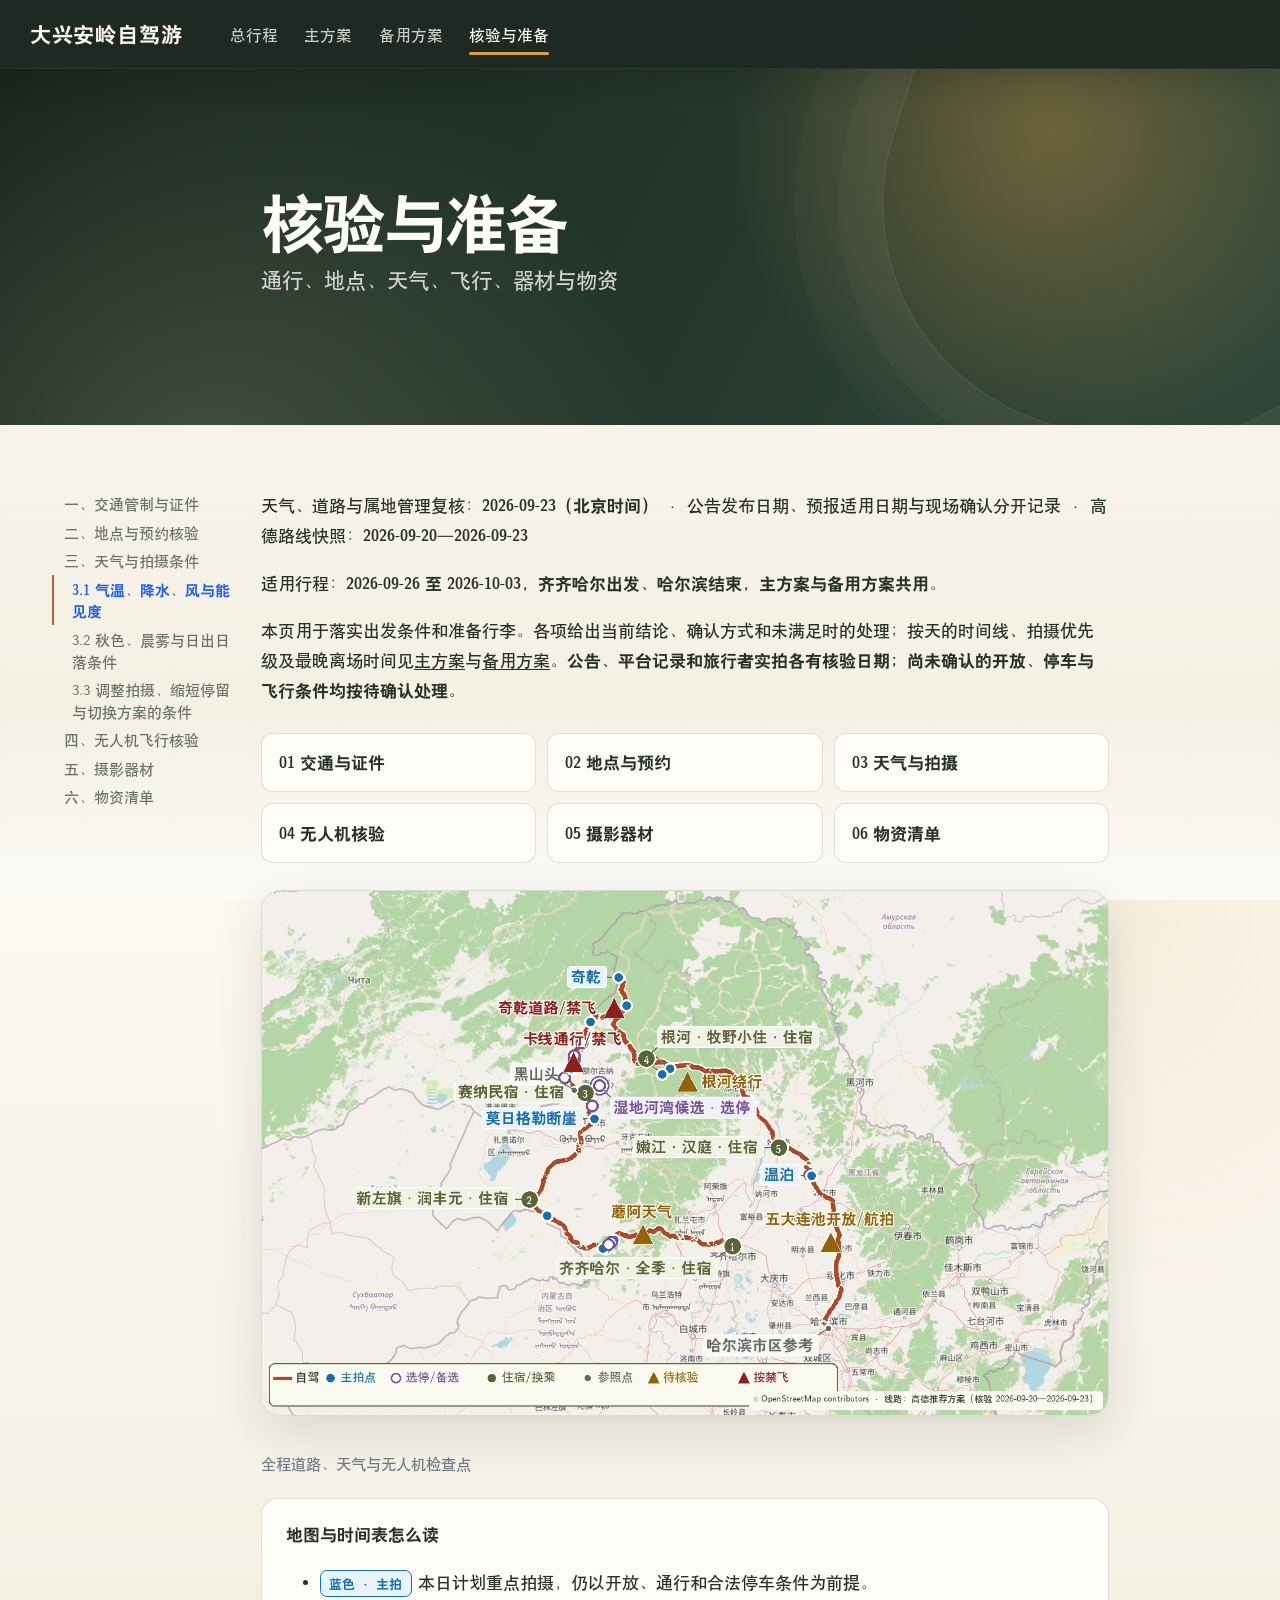
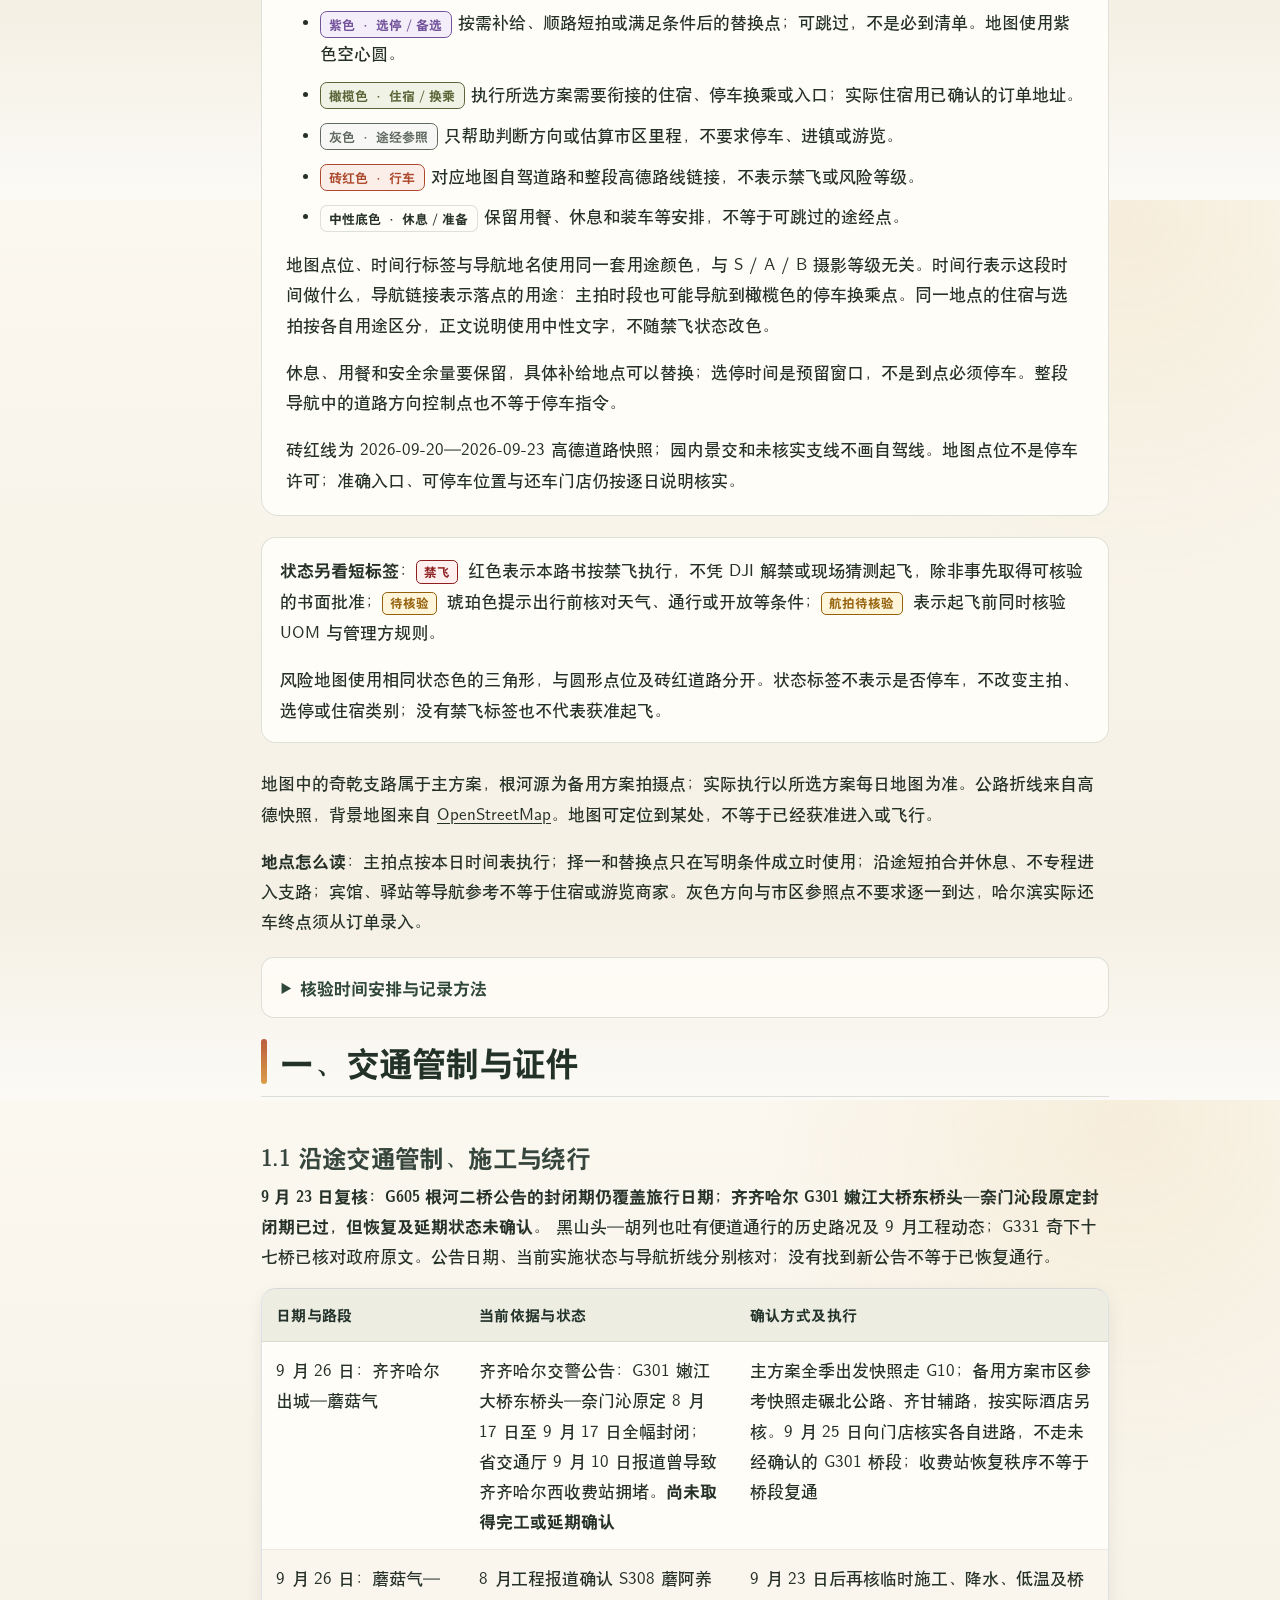
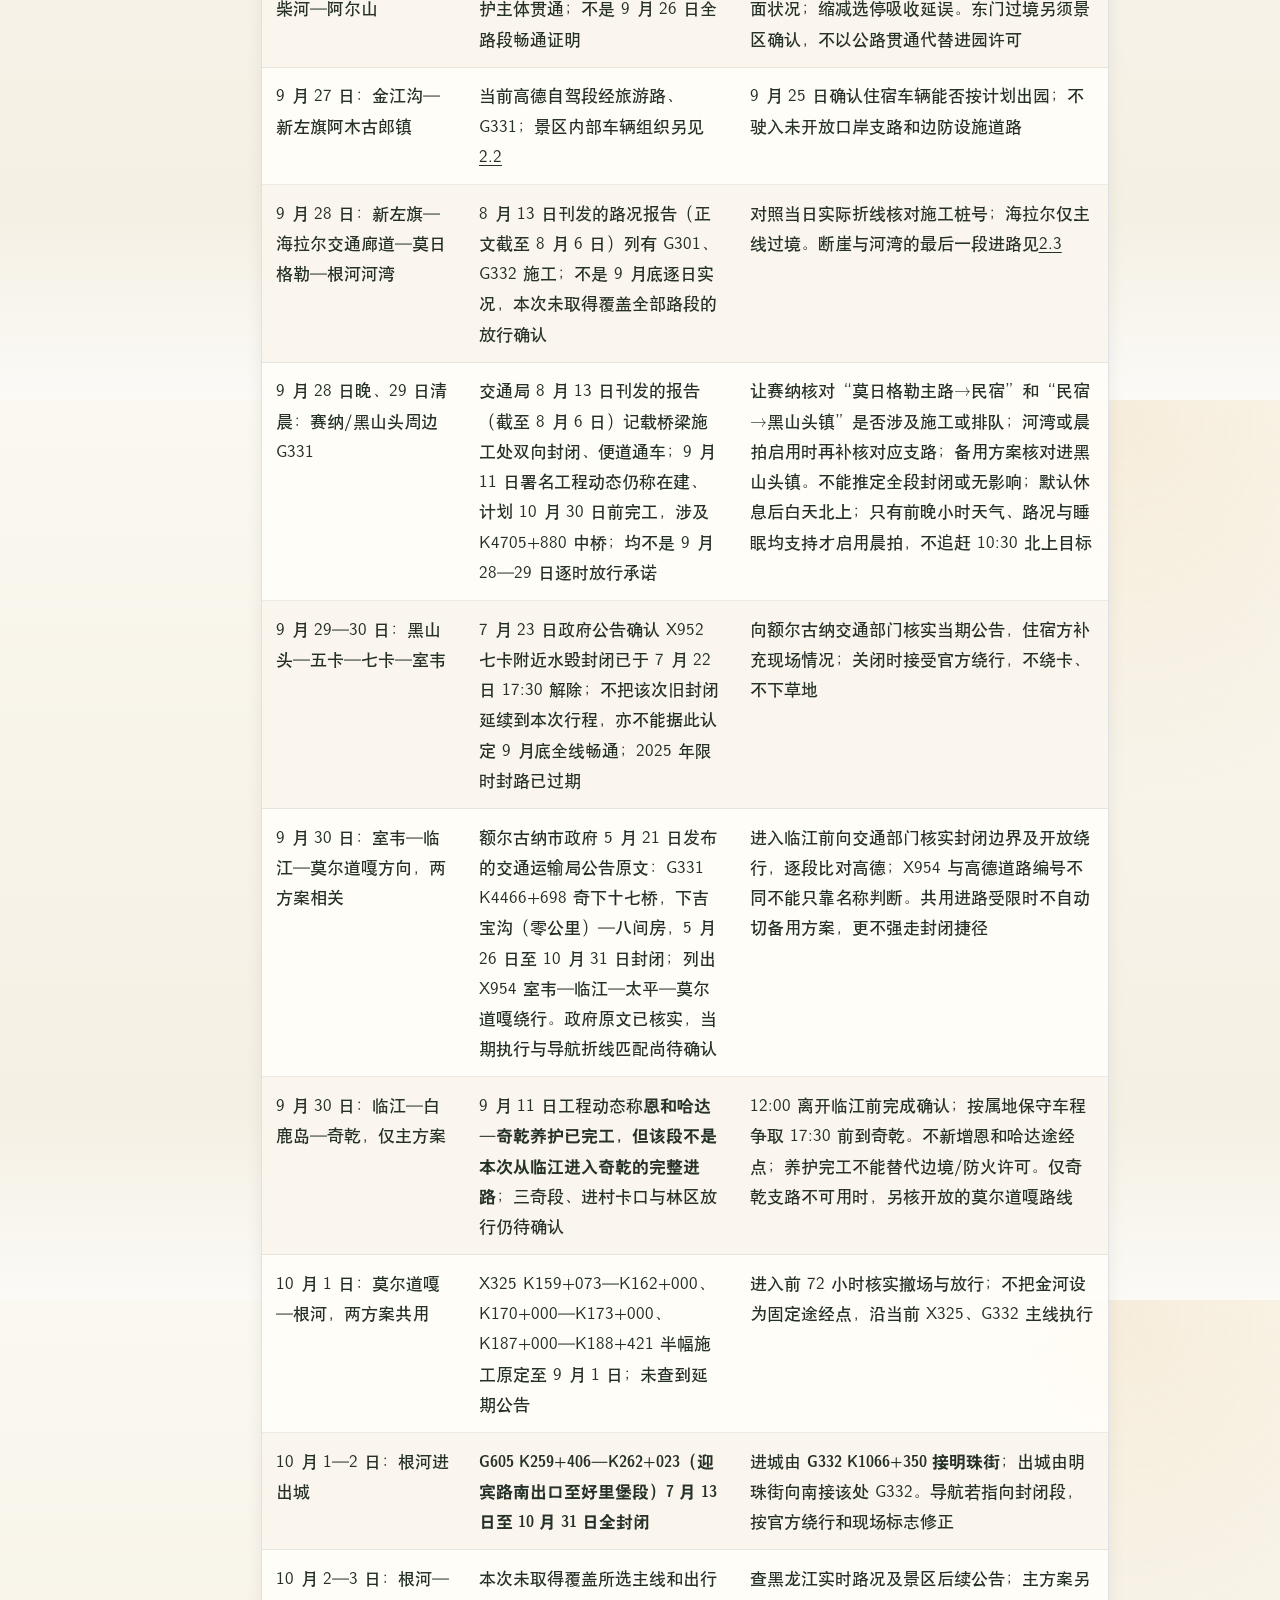
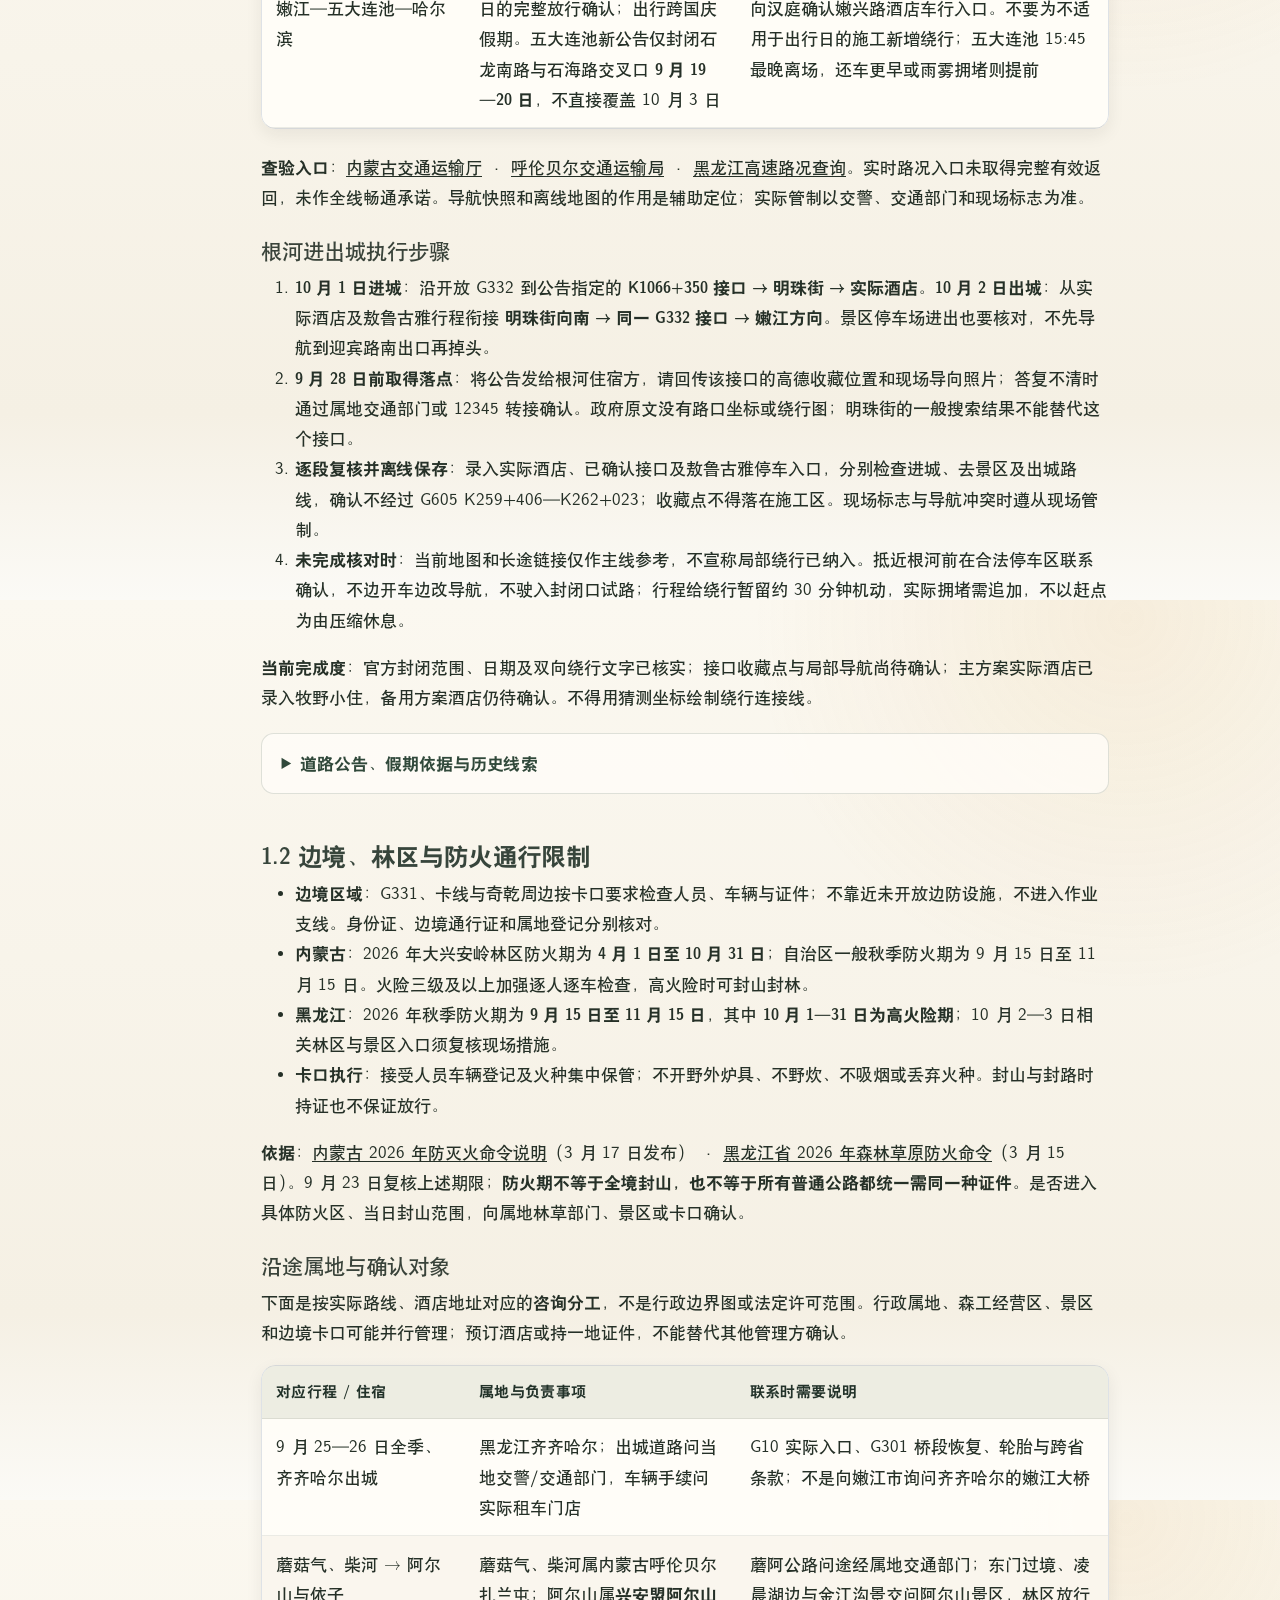
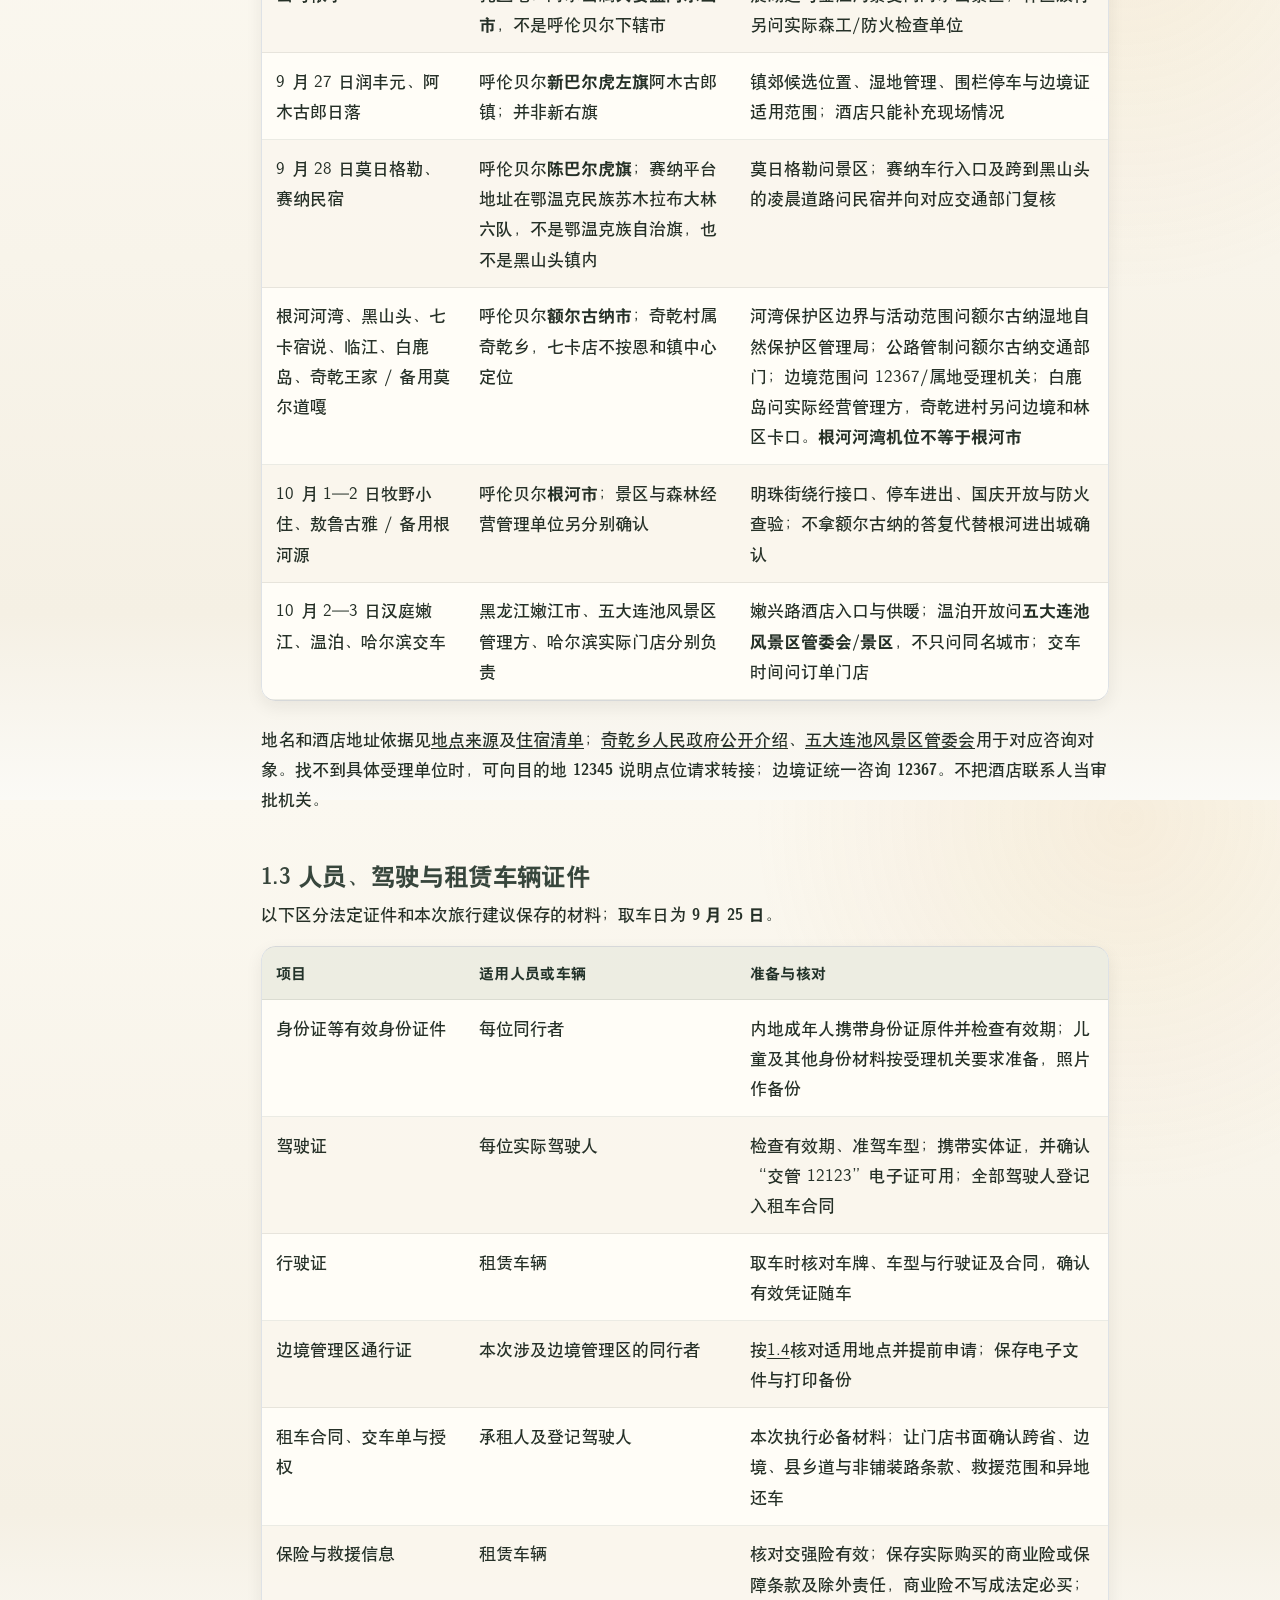
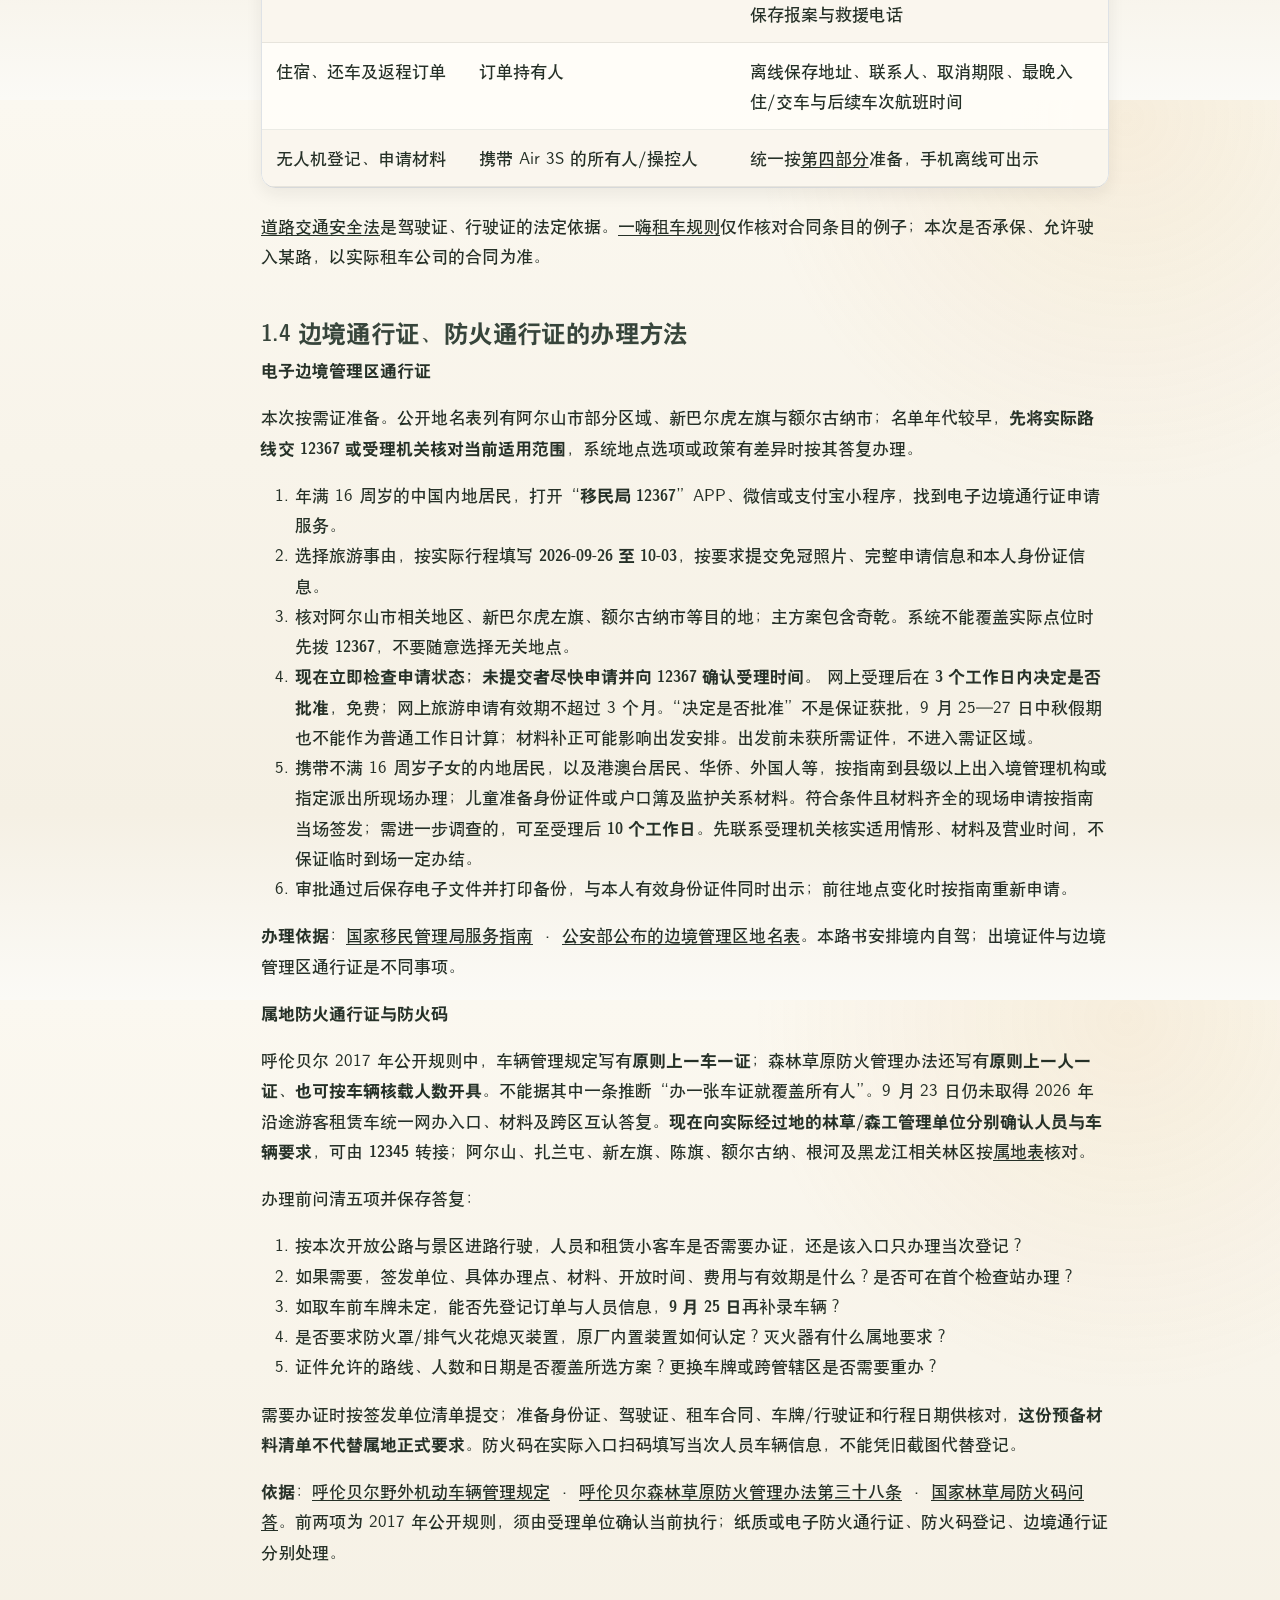
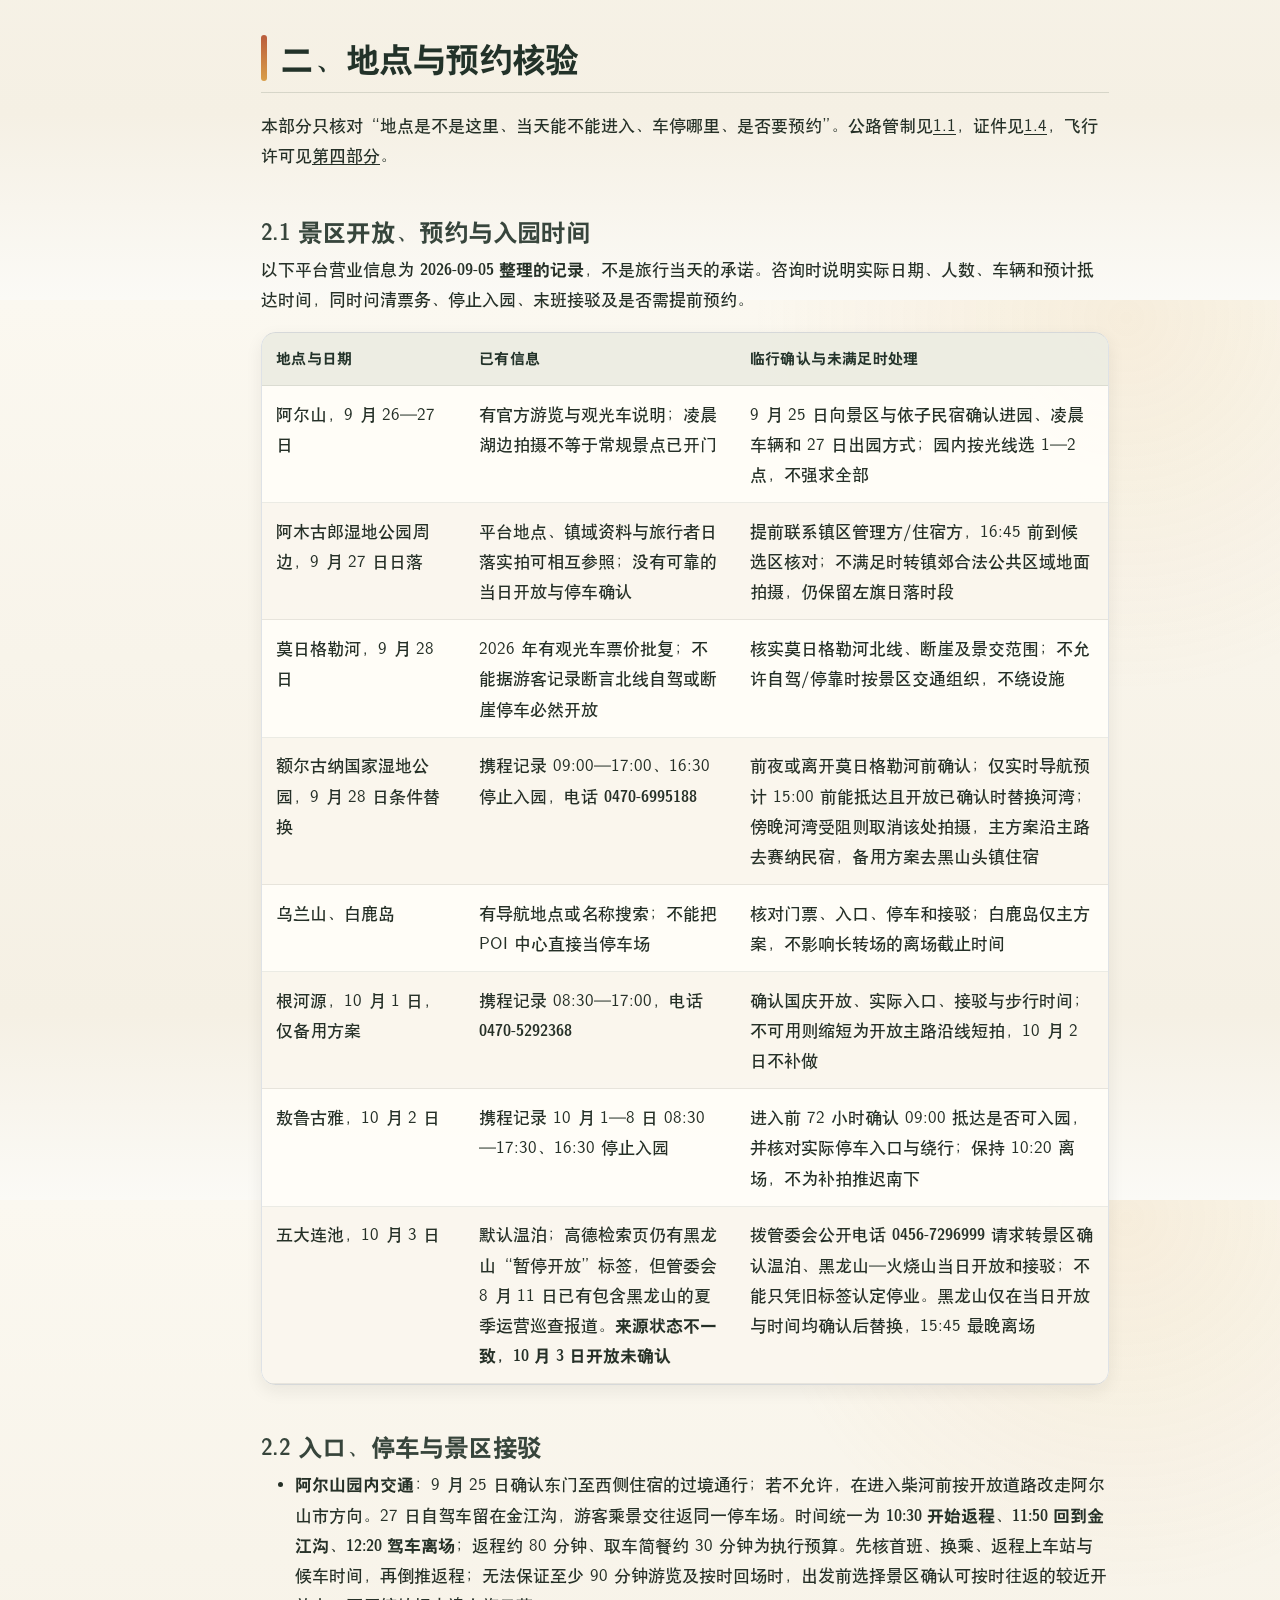
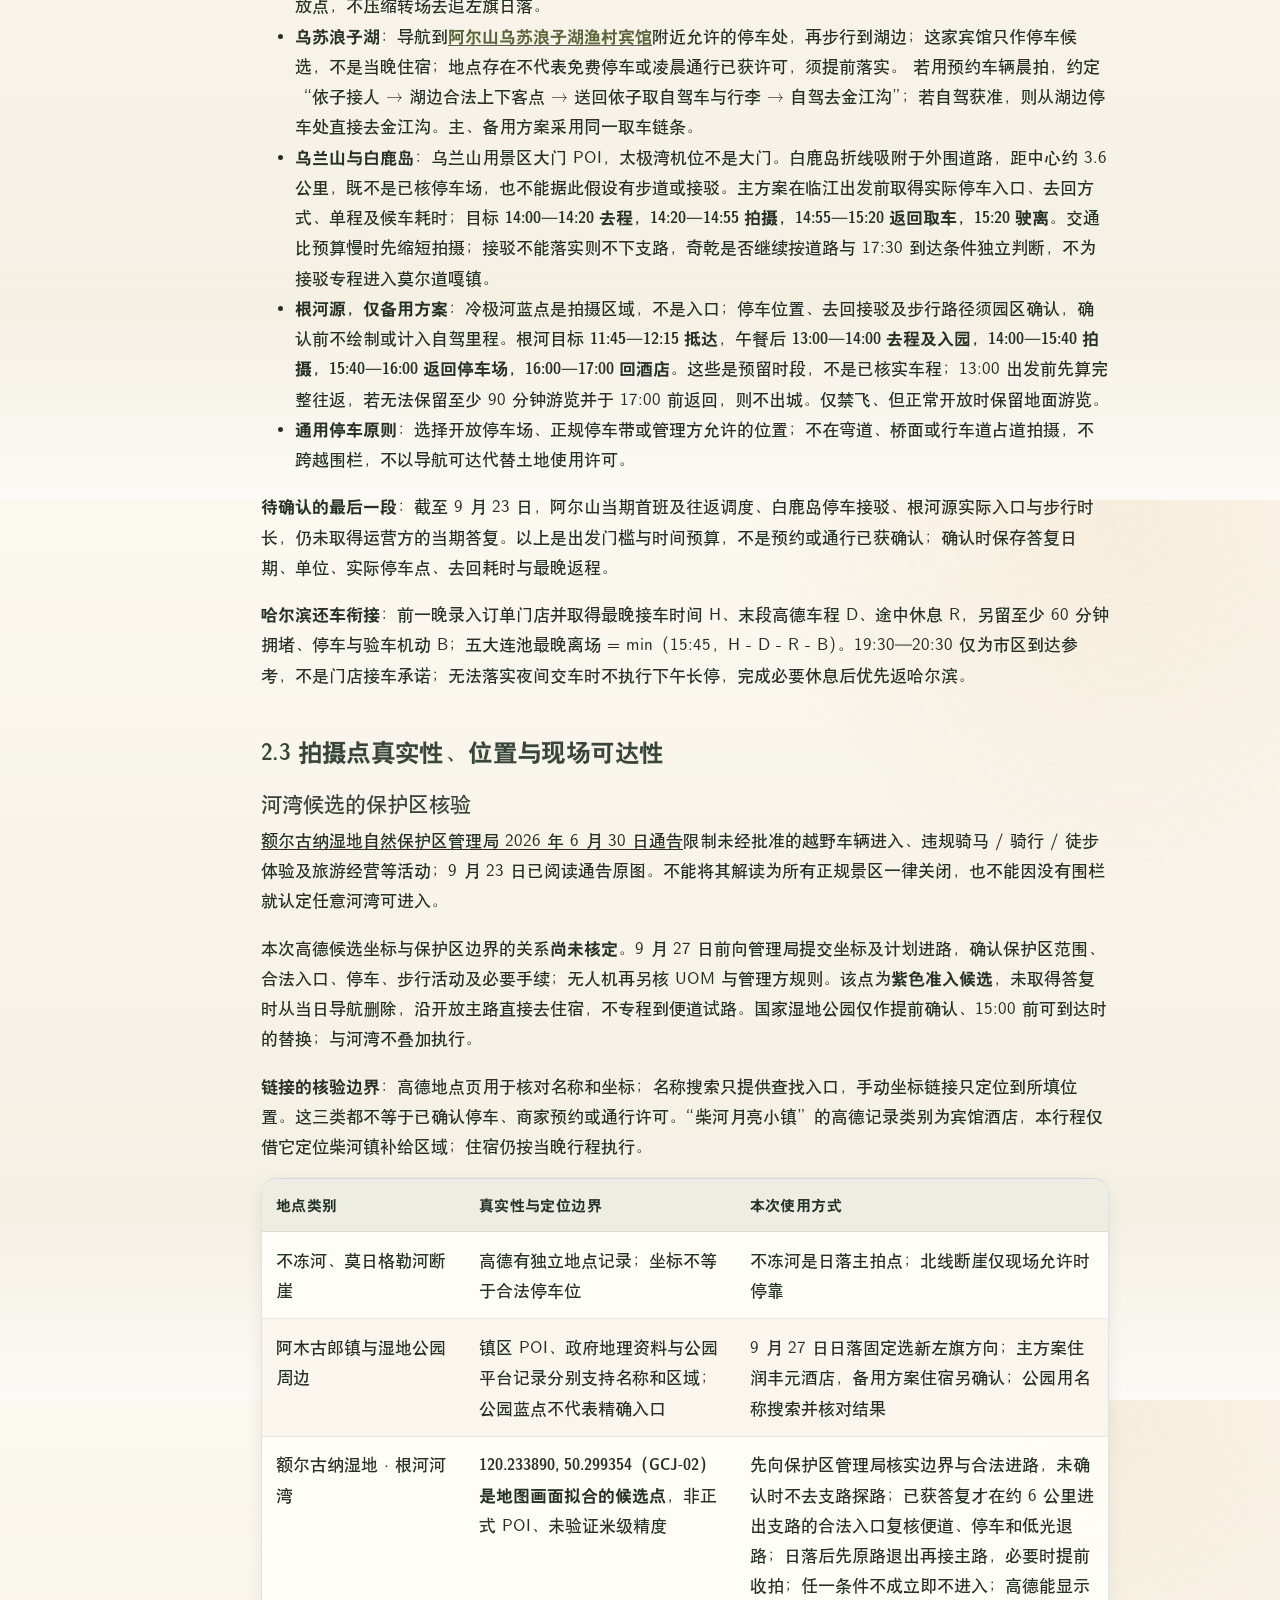
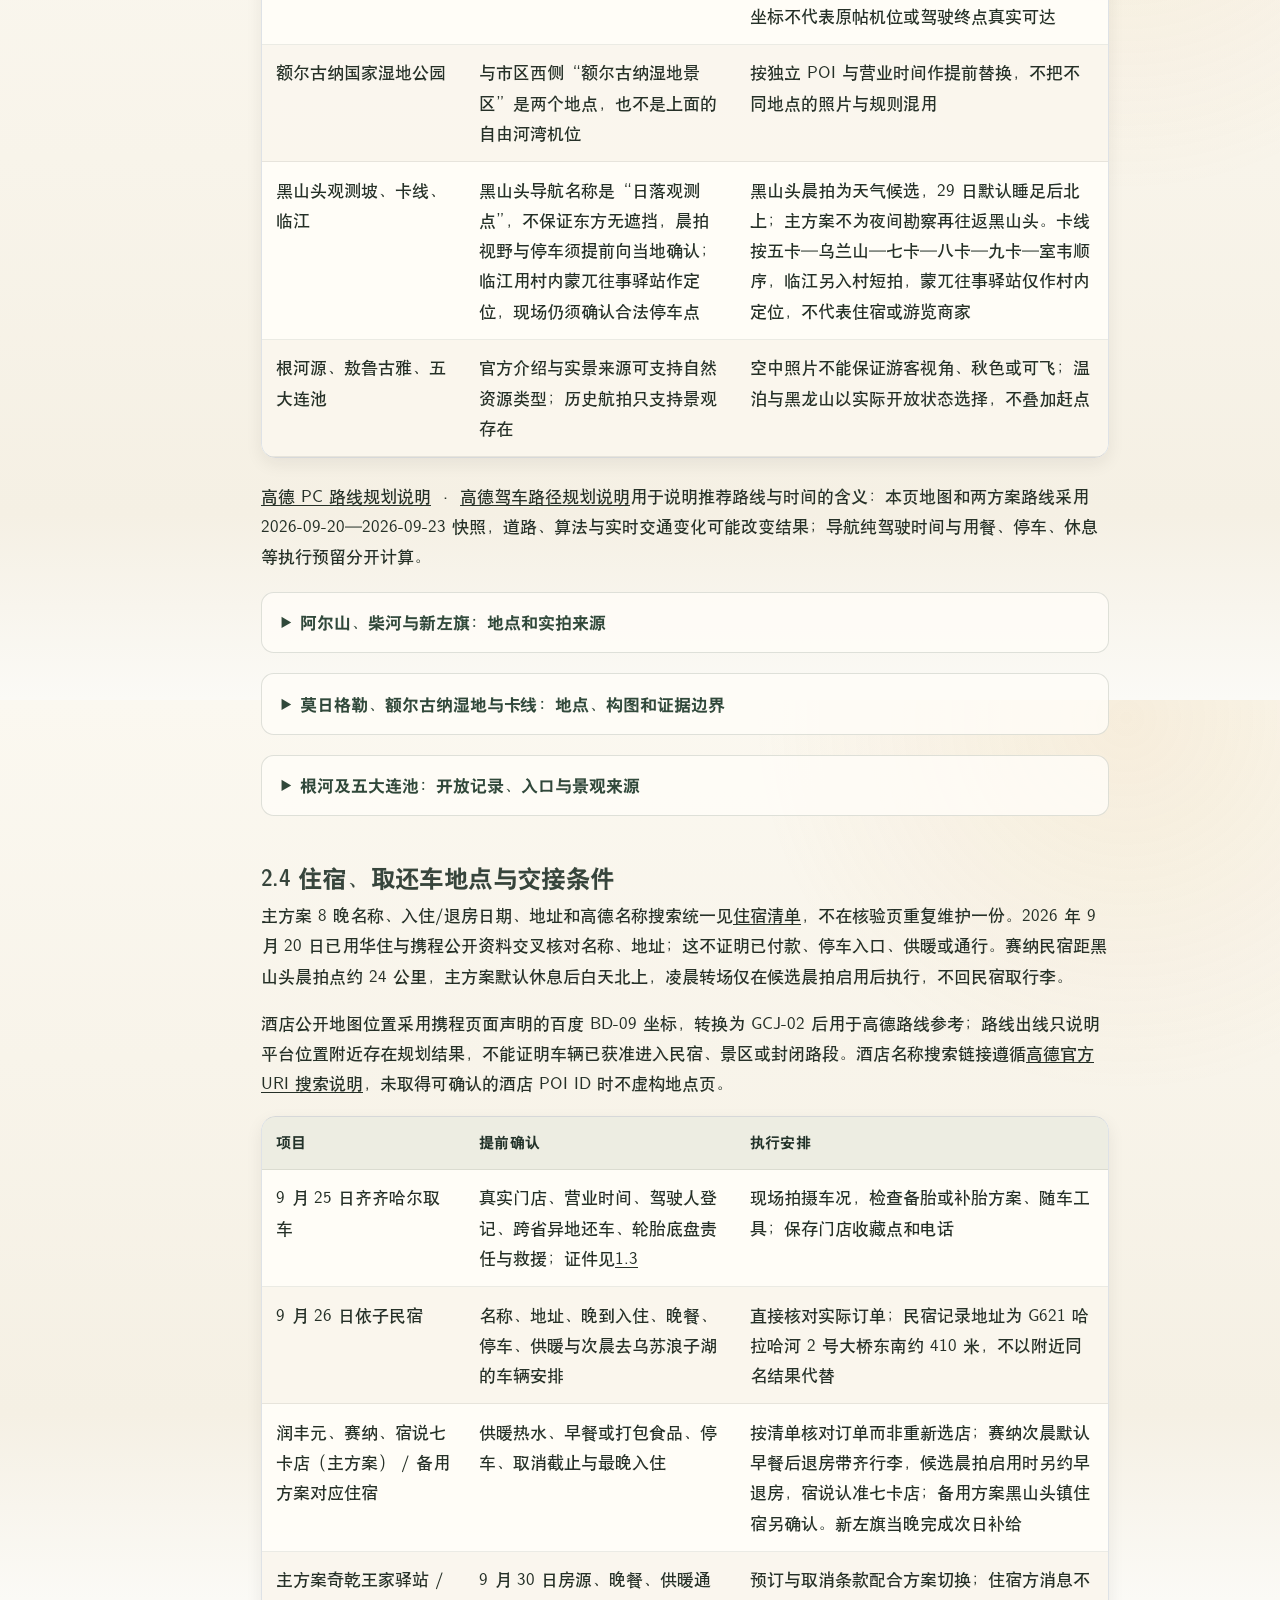
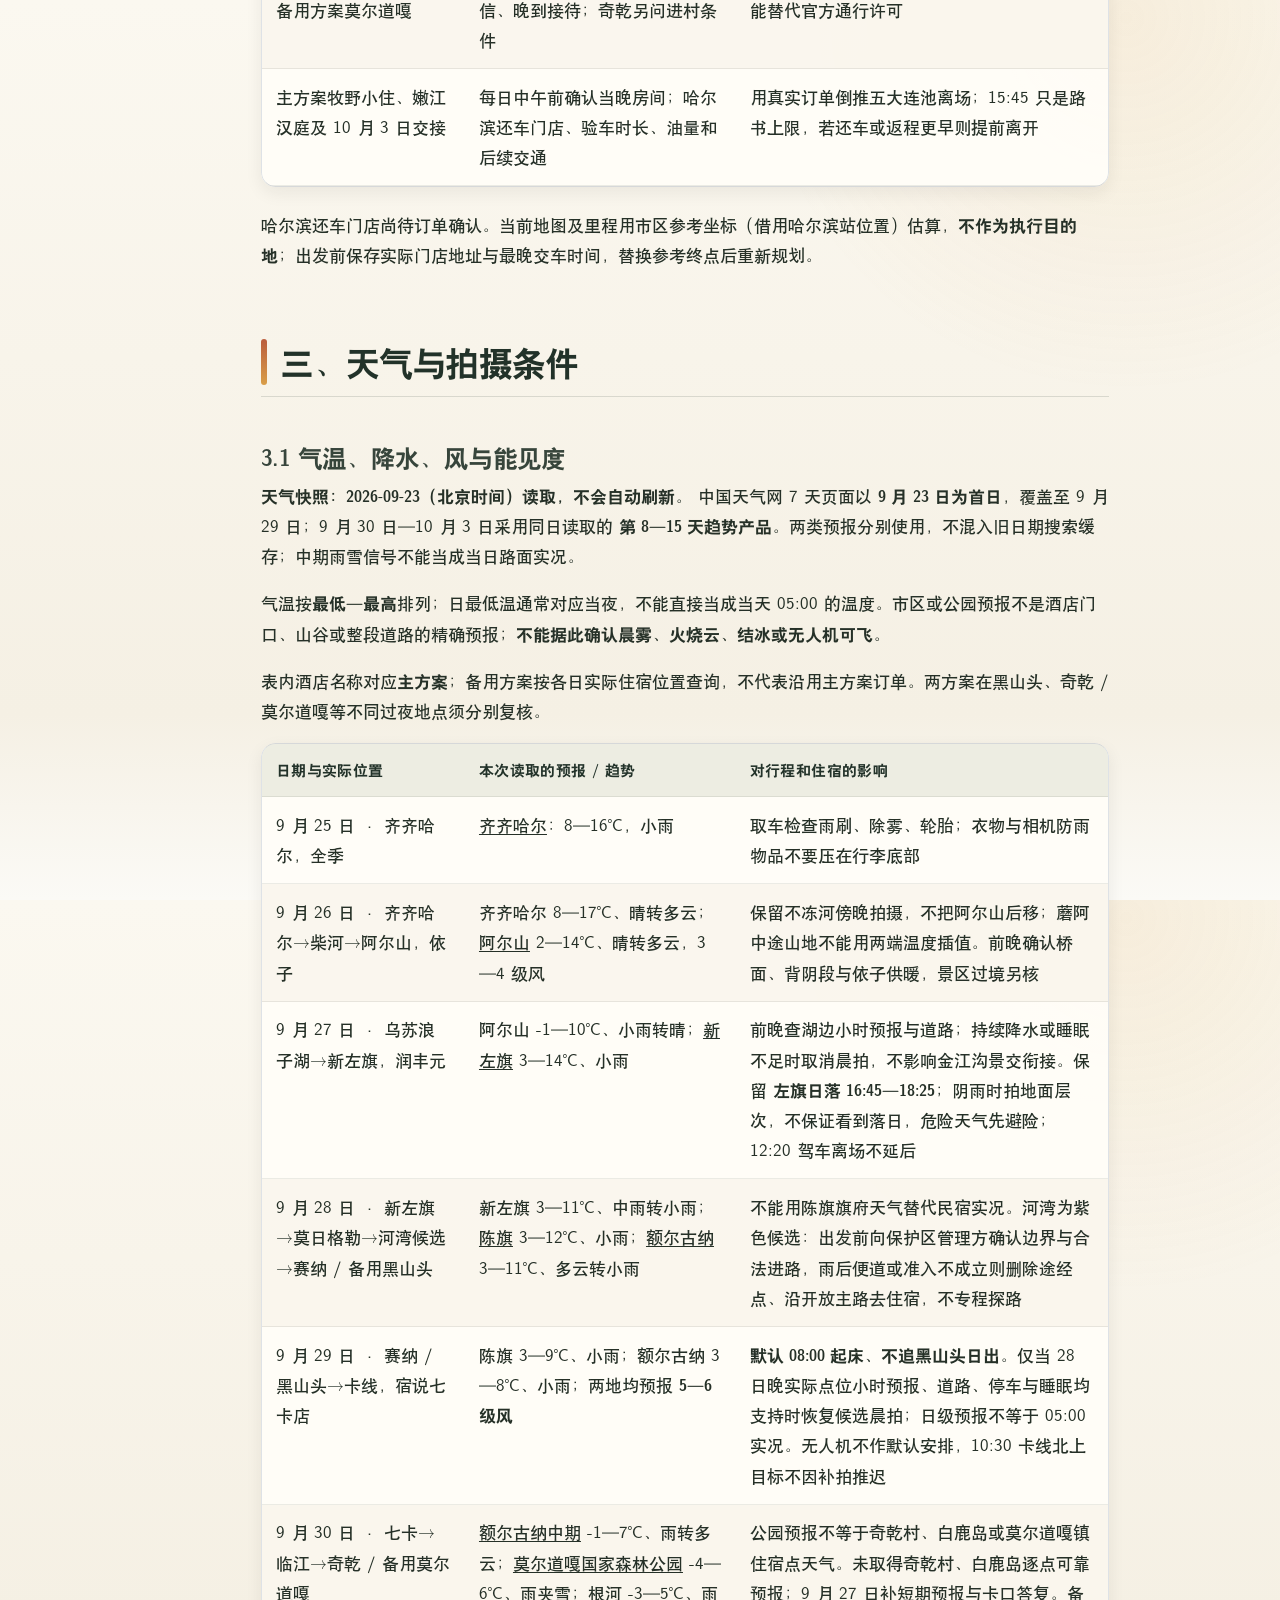
<file: sources.html>
<!DOCTYPE html>
<html xmlns="http://www.w3.org/1999/xhtml" lang="zh-Hans" xml:lang="zh-Hans"><head>

<meta charset="utf-8">
<meta name="generator" content="quarto-1.10.18">

<meta name="viewport" content="width=device-width, initial-scale=1.0, user-scalable=yes">


<title>核验与准备 – 大兴安岭自驾游</title>
<style>
/* Default styles provided by pandoc.
** See https://pandoc.org/MANUAL.html#variables-for-html for config info.
*/
span.smallcaps{font-variant: small-caps;}
div.columns{display: flex; gap: 1.5em;}
div.column{flex: auto;}
@media screen {
div.columns{gap: min(4vw, 1.5em);}
div.column{overflow-x: auto;}
}
div.hanging-indent{margin-left: 1.5em; text-indent: -1.5em;}
ul.task-list{list-style: none;}
ul.task-list li input[type="checkbox"] {
  width: 0.8em;
  margin: 0 0.8em 0.2em -1em; /* quarto-specific, see https://github.com/quarto-dev/quarto-cli/issues/4556 */ 
  vertical-align: middle;
}
</style>


<script src="site_libs/quarto-nav/quarto-nav.js"></script>
<script src="site_libs/clipboard/clipboard.min.js"></script>
<script src="site_libs/quarto-html/quarto.js" type="module"></script>
<script src="site_libs/quarto-html/tabsets/tabsets.js" type="module"></script>
<script src="site_libs/quarto-html/popper.min.js"></script>
<script src="site_libs/quarto-html/tippy.umd.min.js"></script>
<script src="site_libs/quarto-html/anchor.min.js"></script>
<link href="site_libs/quarto-html/tippy.css" rel="stylesheet">
<link href="site_libs/quarto-html/quarto-syntax-highlighting-64a204ab8560d761af7679ceaba22944.css" rel="stylesheet" id="quarto-text-highlighting-styles">
<script src="site_libs/bootstrap/bootstrap.min.js"></script>
<link href="site_libs/bootstrap/bootstrap-icons.css" rel="stylesheet">
<link href="site_libs/bootstrap/bootstrap-2ed33471b37ec59e775b20449ba690d1.min.css" rel="stylesheet" append-hash="true" id="quarto-bootstrap" data-mode="light">
<script id="quarto-search-options" type="application/json">{
  "language": {
    "search-no-results-text": "没有结果",
    "search-matching-documents-text": "匹配的文档",
    "search-copy-link-title": "复制搜索链接",
    "search-hide-matches-text": "隐藏其它匹配结果",
    "search-more-match-text": "更多匹配结果",
    "search-more-matches-text": "更多匹配结果",
    "search-clear-button-title": "清除",
    "search-text-placeholder": "",
    "search-detached-cancel-button-title": "取消",
    "search-submit-button-title": "提交",
    "search-label": "搜索"
  }
}</script>
<style>html{ scroll-behavior: smooth; }</style>


<link rel="stylesheet" href="assets/colors.css">
<link rel="stylesheet" href="styles.css">
</head>

<body class="floating nav-fixed preparation-page quarto-light">

<div id="quarto-search-results"></div>
  <header id="quarto-header" class="headroom fixed-top quarto-banner">
    <nav class="navbar navbar-expand-lg " data-bs-theme="dark">
      <div class="navbar-container container-fluid">
      <div class="navbar-brand-container mx-auto">
    <a class="navbar-brand" href="./index.html">
    <span class="navbar-title">大兴安岭自驾游</span>
    </a>
  </div>
          <button class="navbar-toggler" type="button" data-bs-toggle="collapse" data-bs-target="#navbarCollapse" aria-controls="navbarCollapse" role="menu" aria-expanded="false" aria-label="展开或折叠导航栏" onclick="if (window.quartoToggleHeadroom) { window.quartoToggleHeadroom(); }">
  <span class="navbar-toggler-icon"></span>
</button>
          <div class="collapse navbar-collapse" id="navbarCollapse">
            <ul class="navbar-nav navbar-nav-scroll me-auto">
  <li class="nav-item">
    <a class="nav-link" href="./index.html"> 
<span class="menu-text">总行程</span></a>
  </li>  
  <li class="nav-item">
    <a class="nav-link" href="./primary.html"> 
<span class="menu-text">主方案</span></a>
  </li>  
  <li class="nav-item">
    <a class="nav-link" href="./option-skip-qiqian.html"> 
<span class="menu-text">备用方案</span></a>
  </li>  
  <li class="nav-item">
    <a class="nav-link active" href="./sources.html" aria-current="page"> 
<span class="menu-text">核验与准备</span></a>
  </li>  
</ul>
          </div> <!-- /navcollapse -->
            <div class="quarto-navbar-tools">
</div>
      </div> <!-- /container-fluid -->
    </nav>
</header>
<!-- content -->
<header id="title-block-header" class="quarto-title-block default toc-left page-columns page-full">
  <div class="quarto-title-banner page-columns page-full">
    <div class="quarto-title column-body">
      <h1 class="title">核验与准备</h1>
            <p class="subtitle lead">通行、地点、天气、飞行、器材与物资</p>
                      </div>
  </div>
    
  
  <div class="quarto-title-meta">

      
    
      
    </div>
    
  
  </header><div id="quarto-content" class="quarto-container page-columns page-rows-contents page-layout-article page-navbar">
<!-- sidebar -->
  <nav id="quarto-sidebar" class="sidebar collapse collapse-horizontal quarto-sidebar-collapse-item sidebar-navigation floating overflow-auto">
    <nav id="TOC" role="doc-toc" class="toc-active">
    <h2 id="toc-title">该页面内容</h2>
   
  <ul>
  <li><a href="#traffic-documents" id="toc-traffic-documents" class="nav-link active" data-scroll-target="#traffic-documents">一、交通管制与证件</a>
  <ul class="collapse">
  <li><a href="#road-controls" id="toc-road-controls" class="nav-link" data-scroll-target="#road-controls">1.1 沿途交通管制、施工与绕行</a></li>
  <li><a href="#border-forest-access" id="toc-border-forest-access" class="nav-link" data-scroll-target="#border-forest-access">1.2 边境、林区与防火通行限制</a></li>
  <li><a href="#personal-vehicle-documents" id="toc-personal-vehicle-documents" class="nav-link" data-scroll-target="#personal-vehicle-documents">1.3 人员、驾驶与租赁车辆证件</a></li>
  <li><a href="#permits" id="toc-permits" class="nav-link" data-scroll-target="#permits">1.4 边境通行证、防火通行证的办理方法</a></li>
  </ul></li>
  <li><a href="#places-bookings" id="toc-places-bookings" class="nav-link" data-scroll-target="#places-bookings">二、地点与预约核验</a>
  <ul class="collapse">
  <li><a href="#opening-bookings" id="toc-opening-bookings" class="nav-link" data-scroll-target="#opening-bookings">2.1 景区开放、预约与入园时间</a></li>
  <li><a href="#access-parking" id="toc-access-parking" class="nav-link" data-scroll-target="#access-parking">2.2 入口、停车与景区接驳</a></li>
  <li><a href="#photo-locations" id="toc-photo-locations" class="nav-link" data-scroll-target="#photo-locations">2.3 拍摄点真实性、位置与现场可达性</a></li>
  <li><a href="#lodging-handoffs" id="toc-lodging-handoffs" class="nav-link" data-scroll-target="#lodging-handoffs">2.4 住宿、取还车地点与交接条件</a></li>
  </ul></li>
  <li><a href="#weather-shooting" id="toc-weather-shooting" class="nav-link" data-scroll-target="#weather-shooting">三、天气与拍摄条件</a>
  <ul class="collapse">
  <li><a href="#weather-checks" id="toc-weather-checks" class="nav-link" data-scroll-target="#weather-checks">3.1 气温、降水、风与能见度</a></li>
  <li><a href="#light-foliage" id="toc-light-foliage" class="nav-link" data-scroll-target="#light-foliage">3.2 秋色、晨雾与日出日落条件</a></li>
  <li><a href="#weather-decisions" id="toc-weather-decisions" class="nav-link" data-scroll-target="#weather-decisions">3.3 调整拍摄、缩短停留与切换方案的条件</a></li>
  </ul></li>
  <li><a href="#drone-checks" id="toc-drone-checks" class="nav-link" data-scroll-target="#drone-checks">四、无人机飞行核验</a>
  <ul class="collapse">
  <li><a href="#drone-registration" id="toc-drone-registration" class="nav-link" data-scroll-target="#drone-registration">4.1 实名登记、空域查询与申请要求</a></li>
  <li><a href="#drone-locations" id="toc-drone-locations" class="nav-link" data-scroll-target="#drone-locations">4.2 沿途各拍摄点的飞行限制</a></li>
  <li><a href="#preflight" id="toc-preflight" class="nav-link" data-scroll-target="#preflight">4.3 起飞前检查与地面拍摄替代</a></li>
  </ul></li>
  <li><a href="#photo-equipment" id="toc-photo-equipment" class="nav-link" data-scroll-target="#photo-equipment">五、摄影器材</a>
  <ul class="collapse">
  <li><a href="#camera-lenses" id="toc-camera-lenses" class="nav-link" data-scroll-target="#camera-lenses">5.1 相机、镜头与拍摄用途</a></li>
  <li><a href="#photo-accessories" id="toc-photo-accessories" class="nav-link" data-scroll-target="#photo-accessories">5.2 无人机与摄影附件</a></li>
  <li><a href="#photo-power-backup" id="toc-photo-power-backup" class="nav-link" data-scroll-target="#photo-power-backup">5.3 电池、充电、存储与素材备份</a></li>
  <li><a href="#equipment-weather" id="toc-equipment-weather" class="nav-link" data-scroll-target="#equipment-weather">5.4 低温、防雨与防结露准备</a></li>
  </ul></li>
  <li><a href="#supplies" id="toc-supplies" class="nav-link" data-scroll-target="#supplies">六、物资清单</a>
  <ul class="collapse">
  <li><a href="#clothing" id="toc-clothing" class="nav-link" data-scroll-target="#clothing">6.1 衣物分层、鞋袜与保暖用品</a></li>
  <li><a href="#food-water" id="toc-food-water" class="nav-link" data-scroll-target="#food-water">6.2 饮水、食品与沿途补给</a></li>
  <li><a href="#personal-first-aid" id="toc-personal-first-aid" class="nav-link" data-scroll-target="#personal-first-aid">6.3 日用品、个人药品与急救用品</a></li>
  <li><a href="#vehicle-communications" id="toc-vehicle-communications" class="nav-link" data-scroll-target="#vehicle-communications">6.4 车辆应急、照明、通信与生活用电</a></li>
  <li><a href="#packing-timing" id="toc-packing-timing" class="nav-link" data-scroll-target="#packing-timing">6.5 携带数量、提前采购与当地补充</a></li>
  </ul></li>
  </ul>
</nav>
</nav>
<div id="quarto-sidebar-glass" class="quarto-sidebar-collapse-item" data-bs-toggle="collapse" data-bs-target=".quarto-sidebar-collapse-item"></div>
<!-- margin-sidebar -->
    <div id="quarto-margin-sidebar" class="sidebar margin-sidebar zindex-bottom">
    </div>
<!-- main -->
<main class="content quarto-banner-title-block" id="quarto-document-content">





<p>天气、道路与属地管理复核：<strong>2026-09-23（北京时间）</strong> · 公告发布日期、预报适用日期与现场确认分开记录 · 高德路线快照：<strong>2026-09-20—2026-09-23</strong></p>
<p>适用行程：<strong>2026-09-26 至 2026-10-03，齐齐哈尔出发、哈尔滨结束，主方案与备用方案共用。</strong></p>
<p>本页用于落实出发条件和准备行李。各项给出当前结论、确认方式和未满足时的处理；按天的时间线、拍摄优先级及最晚离场时间见<a href="./primary.html">主方案</a>与<a href="./option-skip-qiqian.html">备用方案</a>。<strong>公告、平台记录和旅行者实拍各有核验日期；尚未确认的开放、停车与飞行条件均按待确认处理。</strong></p>
<div class="prep-jump">
<p><a href="#traffic-documents">01 交通与证件</a> <a href="#places-bookings">02 地点与预约</a> <a href="#weather-shooting">03 天气与拍摄</a> <a href="#drone-checks">04 无人机核验</a> <a href="#photo-equipment">05 摄影器材</a> <a href="#supplies">06 物资清单</a></p>
</div>
<div class="quarto-figure quarto-figure-center">
<figure class="figure">
<p><img src="figures/maps/risk.webp" class="route-map img-fluid figure-img" loading="lazy" decoding="async" alt="两套方案相关拍摄点与蘑阿天气、卡线通行、奇乾、根河绕行及五大连池检查区域"></p>
<figcaption>全程道路、天气与无人机检查点</figcaption>
</figure>
</div>
<div class="stop-legend">
<p><strong>地图与时间表怎么读</strong></p>
<ul>
<li><span class="stop-tag row-planned">蓝色 · 主拍</span> 本日计划重点拍摄，仍以开放、通行和合法停车条件为前提。</li>
<li><span class="stop-tag row-optional">紫色 · 选停 / 备选</span> 按需补给、顺路短拍或满足条件后的替换点；可跳过，不是必到清单。地图使用紫色空心圆。</li>
<li><span class="stop-tag row-logistics">橄榄色 · 住宿 / 换乘</span> 执行所选方案需要衔接的住宿、停车换乘或入口；实际住宿用已确认的订单地址。</li>
<li><span class="stop-tag row-reference">灰色 · 途经参照</span> 只帮助判断方向或估算市区里程，不要求停车、进镇或游览。</li>
<li><span class="stop-tag row-drive">砖红色 · 行车</span> 对应地图自驾道路和整段高德路线链接，不表示禁飞或风险等级。</li>
<li><span class="stop-tag row-rest">中性底色 · 休息 / 准备</span> 保留用餐、休息和装车等安排，不等于可跳过的途经点。</li>
</ul>
<p>地图点位、时间行标签与导航地名使用同一套用途颜色，与 S / A / B 摄影等级无关。时间行表示这段时间做什么，导航链接表示落点的用途：主拍时段也可能导航到橄榄色的停车换乘点。同一地点的住宿与选拍按各自用途区分，正文说明使用中性文字，不随禁飞状态改色。</p>
<p>休息、用餐和安全余量要保留，具体补给地点可以替换；选停时间是预留窗口，不是到点必须停车。整段导航中的道路方向控制点也不等于停车指令。</p>
<p>砖红线为 2026-09-20—2026-09-23 高德道路快照；园内景交和未核实支线不画自驾线。地图点位不是停车许可；准确入口、可停车位置与还车门店仍按逐日说明核实。</p>
</div>
<div class="drone-legend">
<p><strong>状态另看短标签</strong>：<span class="status-tag status-no-fly">禁飞</span> 红色表示本路书按禁飞执行，不凭 DJI 解禁或现场猜测起飞，除非事先取得可核验的书面批准；<span class="status-tag status-check">待核验</span> 琥珀色提示出行前核对天气、通行或开放等条件；<span class="status-tag status-check">航拍待核验</span> 表示起飞前同时核验 UOM 与管理方规则。</p>
<p>风险地图使用相同状态色的三角形，与圆形点位及砖红道路分开。状态标签不表示是否停车，不改变主拍、选停或住宿类别；没有禁飞标签也不代表获准起飞。</p>
</div>
<p>地图中的奇乾支路属于主方案，根河源为备用方案拍摄点；实际执行以所选方案每日地图为准。公路折线来自高德快照，背景地图来自 <a href="https://www.openstreetmap.org/copyright">OpenStreetMap</a>。地图可定位到某处，不等于已经获准进入或飞行。</p>
<p><strong>地点怎么读</strong>：主拍点按本日时间表执行；择一和替换点只在写明条件成立时使用；沿途短拍合并休息、不专程进入支路；宾馆、驿站等导航参考不等于住宿或游览商家。灰色方向与市区参照点不要求逐一到达，哈尔滨实际还车终点须从订单录入。</p>
<details class="source-details">
<summary>
核验时间安排与记录方法
</summary>
<ul>
<li><strong>现在（9 月 23 日）</strong>：立即检查边境证件审批与补正；未申请者先按<a href="#permits">办理步骤</a>核实受理方式，不保证出发前一定办结。确认住宿取消期限、租车条件及各属地防火办证方式。</li>
<li><strong>9 月 23—24 日</strong>：结合最新短期预报、道路放行、奇乾入住与证件结果决定方案；现阶段的中期天气只用于备衣、识别风险，不作为放行依据。</li>
<li><strong>各路段进入前 72 小时</strong>：刷新该段导航、景区开放、入口停车、现场管理及小时级预报。9 月底出发前查过一次，不能覆盖 10 月初的全部日期。</li>
<li><strong>前一晚 20:00</strong>：确认次日住宿、主拍点、替代点和最晚离场时间；涉及飞行申请时应更早按受理时限办妥。</li>
<li><strong>当天早晨及每次起飞前</strong>：复查预警、管制、现场条件和电量。把确认日期、答复单位、联系方式、结论及公告截图保存到离线文件夹。</li>
</ul>
<p>没有当地确认记录的事项保持“待确认”。公共道路受限时按交警安排调整；仅奇乾支路条件不成立时采用备用方案；两套方案共用路段受限时，须另核开放主路或暂停转场。</p>
</details>
<section id="traffic-documents" class="level2">
<h2 class="anchored" data-anchor-id="traffic-documents">一、交通管制与证件</h2>
<section id="road-controls" class="level3">
<h3 class="anchored" data-anchor-id="road-controls">1.1 沿途交通管制、施工与绕行</h3>
<p><strong>9 月 23 日复核：G605 根河二桥公告的封闭期仍覆盖旅行日期；齐齐哈尔 G301 嫩江大桥东桥头—奈门沁段原定封闭期已过，但恢复及延期状态未确认。</strong> 黑山头—胡列也吐有便道通行的历史路况及 9 月工程动态；G331 奇下十七桥已核对政府原文。公告日期、当前实施状态与导航折线分别核对；没有找到新公告不等于已恢复通行。</p>
<div class="table-scroll compact-scroll" aria-label="窄屏以卡片显示的表格" tabindex="0" role="region">
<table class="caption-top table">
<thead>
<tr class="header">
<th>日期与路段</th>
<th>当前依据与状态</th>
<th>确认方式及执行</th>
</tr>
</thead>
<tbody>
<tr class="odd">
<td><div class="cell-label" aria-hidden="true">
日期与路段
</div>
<div class="cell-content">
9 月 26 日：齐齐哈尔出城—蘑菇气
</div></td>
<td><div class="cell-label" aria-hidden="true">
当前依据与状态
</div>
<div class="cell-content">
齐齐哈尔交警公告：G301 嫩江大桥东桥头—奈门沁原定 8 月 17 日至 9 月 17 日全幅封闭；省交通厅 9 月 10 日报道曾导致齐齐哈尔西收费站拥堵。<strong>尚未取得完工或延期确认</strong>
</div></td>
<td><div class="cell-label" aria-hidden="true">
确认方式及执行
</div>
<div class="cell-content">
主方案全季出发快照走 G10；备用方案市区参考快照走碾北公路、齐甘辅路，按实际酒店另核。9 月 25 日向门店核实各自进路，不走未经确认的 G301 桥段；收费站恢复秩序不等于桥段复通
</div></td>
</tr>
<tr class="even">
<td><div class="cell-label" aria-hidden="true">
日期与路段
</div>
<div class="cell-content">
9 月 26 日：蘑菇气—柴河—阿尔山
</div></td>
<td><div class="cell-label" aria-hidden="true">
当前依据与状态
</div>
<div class="cell-content">
8 月工程报道确认 S308 蘑阿养护主体贯通；不是 9 月 26 日全路段畅通证明
</div></td>
<td><div class="cell-label" aria-hidden="true">
确认方式及执行
</div>
<div class="cell-content">
9 月 23 日后再核临时施工、降水、低温及桥面状况；缩减选停吸收延误。东门过境另须景区确认，不以公路贯通代替进园许可
</div></td>
</tr>
<tr class="odd">
<td><div class="cell-label" aria-hidden="true">
日期与路段
</div>
<div class="cell-content">
9 月 27 日：金江沟—新左旗阿木古郎镇
</div></td>
<td><div class="cell-label" aria-hidden="true">
当前依据与状态
</div>
<div class="cell-content">
当前高德自驾段经旅游路、G331；景区内部车辆组织另见<a href="#access-parking">2.2</a>
</div></td>
<td><div class="cell-label" aria-hidden="true">
确认方式及执行
</div>
<div class="cell-content">
9 月 25 日确认住宿车辆能否按计划出园；不驶入未开放口岸支路和边防设施道路
</div></td>
</tr>
<tr class="even">
<td><div class="cell-label" aria-hidden="true">
日期与路段
</div>
<div class="cell-content">
9 月 28 日：新左旗—海拉尔交通廊道—莫日格勒—根河河湾
</div></td>
<td><div class="cell-label" aria-hidden="true">
当前依据与状态
</div>
<div class="cell-content">
8 月 13 日刊发的路况报告（正文截至 8 月 6 日）列有 G301、G332 施工；不是 9 月底逐日实况，本次未取得覆盖全部路段的放行确认
</div></td>
<td><div class="cell-label" aria-hidden="true">
确认方式及执行
</div>
<div class="cell-content">
对照当日实际折线核对施工桩号；海拉尔仅主线过境。断崖与河湾的最后一段进路见<a href="#photo-locations">2.3</a>
</div></td>
</tr>
<tr class="odd">
<td><div class="cell-label" aria-hidden="true">
日期与路段
</div>
<div class="cell-content">
9 月 28 日晚、29 日清晨：赛纳/黑山头周边 G331
</div></td>
<td><div class="cell-label" aria-hidden="true">
当前依据与状态
</div>
<div class="cell-content">
交通局 8 月 13 日刊发的报告（截至 8 月 6 日）记载桥梁施工处双向封闭、便道通车；9 月 11 日署名工程动态仍称在建、计划 10 月 30 日前完工，涉及 K4705+880 中桥；均不是 9 月 28—29 日逐时放行承诺
</div></td>
<td><div class="cell-label" aria-hidden="true">
确认方式及执行
</div>
<div class="cell-content">
让赛纳核对“莫日格勒主路→民宿”和“民宿→黑山头镇”是否涉及施工或排队；河湾或晨拍启用时再补核对应支路；备用方案核对进黑山头镇。不能推定全段封闭或无影响；默认休息后白天北上；只有前晚小时天气、路况与睡眠均支持才启用晨拍，不追赶 10:30 北上目标
</div></td>
</tr>
<tr class="even">
<td><div class="cell-label" aria-hidden="true">
日期与路段
</div>
<div class="cell-content">
9 月 29—30 日：黑山头—五卡—七卡—室韦
</div></td>
<td><div class="cell-label" aria-hidden="true">
当前依据与状态
</div>
<div class="cell-content">
7 月 23 日政府公告确认 X952 七卡附近水毁封闭已于 7 月 22 日 17:30 解除；不把该次旧封闭延续到本次行程，亦不能据此认定 9 月底全线畅通；2025 年限时封路已过期
</div></td>
<td><div class="cell-label" aria-hidden="true">
确认方式及执行
</div>
<div class="cell-content">
向额尔古纳交通部门核实当期公告，住宿方补充现场情况；关闭时接受官方绕行，不绕卡、不下草地
</div></td>
</tr>
<tr class="odd">
<td><div class="cell-label" aria-hidden="true">
日期与路段
</div>
<div class="cell-content">
9 月 30 日：室韦—临江—莫尔道嘎方向，两方案相关
</div></td>
<td><div class="cell-label" aria-hidden="true">
当前依据与状态
</div>
<div class="cell-content">
额尔古纳市政府 5 月 21 日发布的交通运输局公告原文：G331 K4466+698 奇下十七桥，下吉宝沟（零公里）—八间房，5 月 26 日至 10 月 31 日封闭；列出 X954 室韦—临江—太平—莫尔道嘎绕行。政府原文已核实，当期执行与导航折线匹配尚待确认
</div></td>
<td><div class="cell-label" aria-hidden="true">
确认方式及执行
</div>
<div class="cell-content">
进入临江前向交通部门核实封闭边界及开放绕行，逐段比对高德；X954 与高德道路编号不同不能只靠名称判断。共用进路受限时不自动切备用方案，更不强走封闭捷径
</div></td>
</tr>
<tr class="even">
<td><div class="cell-label" aria-hidden="true">
日期与路段
</div>
<div class="cell-content">
9 月 30 日：临江—白鹿岛—奇乾，仅主方案
</div></td>
<td><div class="cell-label" aria-hidden="true">
当前依据与状态
</div>
<div class="cell-content">
9 月 11 日工程动态称<strong>恩和哈达—奇乾养护已完工，但该段不是本次从临江进入奇乾的完整进路</strong>；三奇段、进村卡口与林区放行仍待确认
</div></td>
<td><div class="cell-label" aria-hidden="true">
确认方式及执行
</div>
<div class="cell-content">
12:00 离开临江前完成确认；按属地保守车程争取 17:30 前到奇乾。不新增恩和哈达途经点；养护完工不能替代边境/防火许可。仅奇乾支路不可用时，另核开放的莫尔道嘎路线
</div></td>
</tr>
<tr class="odd">
<td><div class="cell-label" aria-hidden="true">
日期与路段
</div>
<div class="cell-content">
10 月 1 日：莫尔道嘎—根河，两方案共用
</div></td>
<td><div class="cell-label" aria-hidden="true">
当前依据与状态
</div>
<div class="cell-content">
X325 K159+073—K162+000、K170+000—K173+000、K187+000—K188+421 半幅施工原定至 9 月 1 日；未查到延期公告
</div></td>
<td><div class="cell-label" aria-hidden="true">
确认方式及执行
</div>
<div class="cell-content">
进入前 72 小时核实撤场与放行；不把金河设为固定途经点，沿当前 X325、G332 主线执行
</div></td>
</tr>
<tr class="even">
<td><div class="cell-label" aria-hidden="true">
日期与路段
</div>
<div class="cell-content">
10 月 1—2 日：根河进出城
</div></td>
<td><div class="cell-label" aria-hidden="true">
当前依据与状态
</div>
<div class="cell-content">
<strong>G605 K259+406—K262+023（迎宾路南出口至好里堡段）7 月 13 日至 10 月 31 日全封闭</strong>
</div></td>
<td><div class="cell-label" aria-hidden="true">
确认方式及执行
</div>
<div class="cell-content">
进城由 <strong>G332 K1066+350 接明珠街</strong>；出城由明珠街向南接该处 G332。导航若指向封闭段，按官方绕行和现场标志修正
</div></td>
</tr>
<tr class="odd">
<td><div class="cell-label" aria-hidden="true">
日期与路段
</div>
<div class="cell-content">
10 月 2—3 日：根河—嫩江—五大连池—哈尔滨
</div></td>
<td><div class="cell-label" aria-hidden="true">
当前依据与状态
</div>
<div class="cell-content">
本次未取得覆盖所选主线和出行日的完整放行确认；出行跨国庆假期。五大连池新公告仅封闭石龙南路与石海路交叉口 <strong>9 月 19—20 日</strong>，不直接覆盖 10 月 3 日
</div></td>
<td><div class="cell-label" aria-hidden="true">
确认方式及执行
</div>
<div class="cell-content">
查黑龙江实时路况及景区后续公告；主方案另向汉庭确认嫩兴路酒店车行入口。不要为不适用于出行日的施工新增绕行；五大连池 15:45 最晚离场，还车更早或雨雾拥堵则提前
</div></td>
</tr>
</tbody>
</table>
</div>
<p><strong>查验入口</strong>：<a href="https://jtyst.nmg.gov.cn/">内蒙古交通运输厅</a> · <a href="https://jtj.hlbe.gov.cn/">呼伦贝尔交通运输局</a> · <a href="https://www.hlj12328.com/dataQueryWebsite/LoadRoadConditionsServlet">黑龙江高速路况查询</a>。实时路况入口未取得完整有效返回，未作全线畅通承诺。导航快照和离线地图的作用是辅助定位；实际管制以交警、交通部门和现场标志为准。</p>
<section id="genhe-bypass" class="level4">
<h4 class="anchored" data-anchor-id="genhe-bypass">根河进出城执行步骤</h4>
<ol type="1">
<li><strong>10 月 1 日进城</strong>：沿开放 G332 到公告指定的 <strong>K1066+350 接口 → 明珠街 → 实际酒店</strong>。<strong>10 月 2 日出城</strong>：从实际酒店及敖鲁古雅行程衔接 <strong>明珠街向南 → 同一 G332 接口 → 嫩江方向</strong>。景区停车场进出也要核对，不先导航到迎宾路南出口再掉头。</li>
<li><strong>9 月 28 日前取得落点</strong>：将公告发给根河住宿方，请回传该接口的高德收藏位置和现场导向照片；答复不清时通过属地交通部门或 12345 转接确认。政府原文没有路口坐标或绕行图；明珠街的一般搜索结果不能替代这个接口。</li>
<li><strong>逐段复核并离线保存</strong>：录入实际酒店、已确认接口及敖鲁古雅停车入口，分别检查进城、去景区及出城路线，确认不经过 G605 K259+406—K262+023；收藏点不得落在施工区。现场标志与导航冲突时遵从现场管制。</li>
<li><strong>未完成核对时</strong>：当前地图和长途链接仅作主线参考，不宣称局部绕行已纳入。抵近根河前在合法停车区联系确认，不边开车边改导航，不驶入封闭口试路；行程给绕行暂留约 30 分钟机动，实际拥堵需追加，不以赶点为由压缩休息。</li>
</ol>
<p><strong>当前完成度</strong>：官方封闭范围、日期及双向绕行文字已核实；接口收藏点与局部导航尚待确认；主方案实际酒店已录入牧野小住，备用方案酒店仍待确认。不得用猜测坐标绘制绕行连接线。</p>
<details class="source-details">
<summary>
道路公告、假期依据与历史线索
</summary>
<ul>
<li><a href="https://wdlcgwh.heihe.gov.cn/wdlcfjq/c100750/202609/c11_360187.shtml">五大连池风景区住建局｜交叉口临时封闭公告</a> — 2026-09-18 发布，施工期仅 9 月 19—20 日；不据此宣布 10 月 3 日温泊不可达，也不推定届时已无其他施工。</li>
<li><a href="https://weibo.com/2/detail/5333266669504892">齐齐哈尔交警｜G301 嫩江大桥东桥头—奈门沁段施工公告</a> — 公告署期 2026-08-14、官方交警账号 8 月 18 日发布；原定封闭至 9 月 17 日，列有 G10 绕行方式。<a href="https://jt.hlj.gov.cn/jt/c105004/202609/c00_31974098.shtml">黑龙江省交通厅 9 月 10 日保畅报道</a>只说明收费站拥堵处理，不是完工公告。9 月 23 日复查仍未取得明确恢复或延期通知。</li>
<li><a href="https://www.sohu.com/a/1074849694_121106854">内蒙古交通运输厅署名发布｜G331 养护工程进展</a> — 2026-09-11，供稿为呼伦贝尔市交通运输事业发展中心；黑山头—胡列也吐计划 10 月 30 日前完工、恩和哈达—奇乾段已完工。属于工程动态，不是逐时放行或游客许可；后者不构成本次临江进路全部畅通的证据。</li>
<li><a href="https://www.genhe.gov.cn/News/show/1441566.html">根河市政府｜G605 根河二桥维修及绕行公告</a> — 2026 年 7 月 8 日发布；封闭时段与双向绕行方法见上表。公告说明工程或天气变化可能顺延。</li>
<li><a href="https://www.genhe.gov.cn/News/show/1443587.html">根河市交通运输局｜X325 根白公路半幅施工公告</a> — 原定施工期 2026-07-18 至 09-01，须确认实际完工状态。</li>
<li><a href="https://eegn.gov.cn/Elderly/News/show/1411869.html">额尔古纳市交通运输局｜X904/X952 天气管制案例</a> — 2026-02-22 的暴雪、结冰封路，仅说明临时管制机制。</li>
<li><a href="https://www.eegn.gov.cn/News/show/1368616.html">额尔古纳市交通运输局｜2025 年黑山头—室韦养护公告</a> — 历史公告，不能沿用其 07:00—18:00 限行时间。</li>
<li><a href="https://www.northnews.cn/news/2026/0807/2512837.html">正北方网｜S308 蘑阿公路养护工程主体贯通</a> — 2026-08-07 记者报道，自治区交通运输厅供图；不等同于旅行当天全部路段撤除施工管制。</li>
<li><a href="http://www.eegn.gov.cn/News/show/1431216.html">额尔古纳市交通运输局｜G331 奇下十七桥封闭公告原文</a> — 2026-05-21 发布，9 月 23 日核对正文；封闭至 10 月 31 日，指定 X954 室韦—临江—太平—莫尔道嘎绕行。此为原有公告的补充核验，不是 9 月 23 日新封路；当期放行与导航对应仍待确认。</li>
<li><a href="http://www.eegn.gov.cn/News/show/1444462.html">额尔古纳市政府｜X351、X952 水毁封闭解除</a> — 2026-07-23 发布，解除时点为 7 月 22 日 17:30；X952 对应 K71+100 小八卡附近，不外推为所有卡线永久畅通。</li>
<li><a href="https://jtj.hlbe.gov.cn/News/show/1448717.html">呼伦贝尔交通运输局｜国省干线路况报告</a> — 2026-08-13 刊发，正文截至 8 月 6 日 10:00；黑山头—胡列也吐桥施工处走便道。发布日期不等于路况时点，雨后小客车及清晨通行另核。</li>
<li><a href="https://www.sohu.com/a/1007413529_121124419">额尔古纳市多段公路施工预公告</a> — 较早转载线索另涉及 S302 金河—莫尔道嘎；只作查找当期公告的线索，不自动生成旧绕行线。</li>
<li><a href="https://www.meipian.cn/5obxdy6h">2026-07-31 实驾记录｜室韦经临江、太平、白鹿岛至奇乾</a> — 2026-07-31 实驾线索；不能替代通行许可。</li>
<li><a href="https://www.douyin.com/video/7674057106925003347">抖音｜七卡至黑山头路况视频链接</a> — 自动访问未能核对视频内容与拍摄时间；供人工复查，不作为当前路况证据。</li>
<li><a href="https://www.genhe.gov.cn/OpennessContent/show/530948.html">根河市政府｜G332 库布春林场至根河段通车公告</a> — 用于道路衔接背景；不能覆盖根河二桥当期封闭。</li>
<li><a href="https://www.genhe.gov.cn/OpennessContent/show/329142.html">根河市政府｜公路发展规划</a> — 说明根河经阿里河向东的公路方向；沿线城镇无需逐一导航进中心。</li>
<li><a href="https://www.gov.cn/zhengce/zhengceku/202511/content_7047091.htm">中国政府网｜2026 年部分节假日安排</a> — 2026 年中秋节为 9 月 25—27 日，国庆节为 10 月 1—7 日，影响房源与车流。</li>
<li><a href="https://www.beijing.gov.cn/ywdt/gzdt/202511/t20251107_4265508.html">2026 年重大节假日小客车通行费安排</a> — 国庆高速免费时段为 10 月 1 日 00:00 至 10 月 7 日 24:00，适用 7 座及以下小型客车；以车辆类别核对。</li>
<li><a href="https://www.samr.gov.cn/zljds/zcfg/art/2023/art_5c212e15369443b3b2bea4e17a1c565b.html">市场监管总局｜道路交通安全法实施条例</a> — 连续驾驶 4 小时前须停车休息至少 20 分钟；本行程按约每 2 小时主动休息安排。</li>
</ul>
</details>
</section>
</section>
<section id="border-forest-access" class="level3">
<h3 class="anchored" data-anchor-id="border-forest-access">1.2 边境、林区与防火通行限制</h3>
<ul>
<li><strong>边境区域</strong>：G331、卡线与奇乾周边按卡口要求检查人员、车辆与证件；不靠近未开放边防设施，不进入作业支线。身份证、边境通行证和属地登记分别核对。</li>
<li><strong>内蒙古</strong>：2026 年大兴安岭林区防火期为 <strong>4 月 1 日至 10 月 31 日</strong>；自治区一般秋季防火期为 9 月 15 日至 11 月 15 日。火险三级及以上加强逐人逐车检查，高火险时可封山封林。</li>
<li><strong>黑龙江</strong>：2026 年秋季防火期为 <strong>9 月 15 日至 11 月 15 日</strong>，其中 <strong>10 月 1—31 日为高火险期</strong>；10 月 2—3 日相关林区与景区入口须复核现场措施。</li>
<li><strong>卡口执行</strong>：接受人员车辆登记及火种集中保管；不开野外炉具、不野炊、不吸烟或丢弃火种。封山与封路时持证也不保证放行。</li>
</ul>
<p><strong>依据</strong>：<a href="https://www.forestry.gov.cn/lyj/1/dfdt/20260317/663339.html">内蒙古 2026 年防灭火命令说明</a>（3 月 17 日发布） · <a href="https://www.hlj.gov.cn/hlj/c108384/202603/c00_31923921.shtml">黑龙江省 2026 年森林草原防火命令</a>（3 月 15 日）。9 月 23 日复核上述期限；<strong>防火期不等于全境封山，也不等于所有普通公路都统一需同一种证件</strong>。是否进入具体防火区、当日封山范围，向属地林草部门、景区或卡口确认。</p>
<section id="jurisdictions" class="level4">
<h4 class="anchored" data-anchor-id="jurisdictions">沿途属地与确认对象</h4>
<p>下面是按实际路线、酒店地址对应的<strong>咨询分工</strong>，不是行政边界图或法定许可范围。行政属地、森工经营区、景区和边境卡口可能并行管理；预订酒店或持一地证件，不能替代其他管理方确认。</p>
<div class="table-scroll compact-scroll" aria-label="窄屏以卡片显示的表格" tabindex="0" role="region">
<table class="caption-top table">
<colgroup>
<col style="width: 33%">
<col style="width: 33%">
<col style="width: 33%">
</colgroup>
<thead>
<tr class="header">
<th>对应行程 / 住宿</th>
<th>属地与负责事项</th>
<th>联系时需要说明</th>
</tr>
</thead>
<tbody>
<tr class="odd">
<td data-label="对应行程 / 住宿"><div class="cell-label" aria-hidden="true">
对应行程 / 住宿
</div>
<div class="cell-content">
9 月 25—26 日全季、齐齐哈尔出城
</div></td>
<td data-label="属地与负责事项"><div class="cell-label" aria-hidden="true">
属地与负责事项
</div>
<div class="cell-content">
黑龙江齐齐哈尔；出城道路问当地交警/交通部门，车辆手续问实际租车门店
</div></td>
<td data-label="联系时需要说明"><div class="cell-label" aria-hidden="true">
联系时需要说明
</div>
<div class="cell-content">
G10 实际入口、G301 桥段恢复、轮胎与跨省条款；不是向嫩江市询问齐齐哈尔的嫩江大桥
</div></td>
</tr>
<tr class="even">
<td data-label="对应行程 / 住宿"><div class="cell-label" aria-hidden="true">
对应行程 / 住宿
</div>
<div class="cell-content">
蘑菇气、柴河 → 阿尔山与依子
</div></td>
<td data-label="属地与负责事项"><div class="cell-label" aria-hidden="true">
属地与负责事项
</div>
<div class="cell-content">
蘑菇气、柴河属内蒙古呼伦贝尔扎兰屯；阿尔山属<strong>兴安盟阿尔山市</strong>，不是呼伦贝尔下辖市
</div></td>
<td data-label="联系时需要说明"><div class="cell-label" aria-hidden="true">
联系时需要说明
</div>
<div class="cell-content">
蘑阿公路问途经属地交通部门；东门过境、凌晨湖边与金江沟景交问阿尔山景区，林区放行另问实际森工/防火检查单位
</div></td>
</tr>
<tr class="odd">
<td data-label="对应行程 / 住宿"><div class="cell-label" aria-hidden="true">
对应行程 / 住宿
</div>
<div class="cell-content">
9 月 27 日润丰元、阿木古郎日落
</div></td>
<td data-label="属地与负责事项"><div class="cell-label" aria-hidden="true">
属地与负责事项
</div>
<div class="cell-content">
呼伦贝尔<strong>新巴尔虎左旗</strong>阿木古郎镇；并非新右旗
</div></td>
<td data-label="联系时需要说明"><div class="cell-label" aria-hidden="true">
联系时需要说明
</div>
<div class="cell-content">
镇郊候选位置、湿地管理、围栏停车与边境证适用范围；酒店只能补充现场情况
</div></td>
</tr>
<tr class="even">
<td data-label="对应行程 / 住宿"><div class="cell-label" aria-hidden="true">
对应行程 / 住宿
</div>
<div class="cell-content">
9 月 28 日莫日格勒、赛纳民宿
</div></td>
<td data-label="属地与负责事项"><div class="cell-label" aria-hidden="true">
属地与负责事项
</div>
<div class="cell-content">
呼伦贝尔<strong>陈巴尔虎旗</strong>；赛纳平台地址在鄂温克民族苏木拉布大林六队，不是鄂温克族自治旗，也不是黑山头镇内
</div></td>
<td data-label="联系时需要说明"><div class="cell-label" aria-hidden="true">
联系时需要说明
</div>
<div class="cell-content">
莫日格勒问景区；赛纳车行入口及跨到黑山头的凌晨道路问民宿并向对应交通部门复核
</div></td>
</tr>
<tr class="odd">
<td data-label="对应行程 / 住宿"><div class="cell-label" aria-hidden="true">
对应行程 / 住宿
</div>
<div class="cell-content">
根河河湾、黑山头、七卡宿说、临江、白鹿岛、奇乾王家 / 备用莫尔道嘎
</div></td>
<td data-label="属地与负责事项"><div class="cell-label" aria-hidden="true">
属地与负责事项
</div>
<div class="cell-content">
呼伦贝尔<strong>额尔古纳市</strong>；奇乾村属奇乾乡，七卡店不按恩和镇中心定位
</div></td>
<td data-label="联系时需要说明"><div class="cell-label" aria-hidden="true">
联系时需要说明
</div>
<div class="cell-content">
河湾保护区边界与活动范围问额尔古纳湿地自然保护区管理局；公路管制问额尔古纳交通部门；边境范围问 12367/属地受理机关；白鹿岛问实际经营管理方，奇乾进村另问边境和林区卡口。<strong>根河河湾机位不等于根河市</strong>
</div></td>
</tr>
<tr class="even">
<td data-label="对应行程 / 住宿"><div class="cell-label" aria-hidden="true">
对应行程 / 住宿
</div>
<div class="cell-content">
10 月 1—2 日牧野小住、敖鲁古雅 / 备用根河源
</div></td>
<td data-label="属地与负责事项"><div class="cell-label" aria-hidden="true">
属地与负责事项
</div>
<div class="cell-content">
呼伦贝尔<strong>根河市</strong>；景区与森林经营管理单位另分别确认
</div></td>
<td data-label="联系时需要说明"><div class="cell-label" aria-hidden="true">
联系时需要说明
</div>
<div class="cell-content">
明珠街绕行接口、停车进出、国庆开放与防火查验；不拿额尔古纳的答复代替根河进出城确认
</div></td>
</tr>
<tr class="odd">
<td data-label="对应行程 / 住宿"><div class="cell-label" aria-hidden="true">
对应行程 / 住宿
</div>
<div class="cell-content">
10 月 2—3 日汉庭嫩江、温泊、哈尔滨交车
</div></td>
<td data-label="属地与负责事项"><div class="cell-label" aria-hidden="true">
属地与负责事项
</div>
<div class="cell-content">
黑龙江嫩江市、五大连池风景区管理方、哈尔滨实际门店分别负责
</div></td>
<td data-label="联系时需要说明"><div class="cell-label" aria-hidden="true">
联系时需要说明
</div>
<div class="cell-content">
嫩兴路酒店入口与供暖；温泊开放问<strong>五大连池风景区管委会/景区</strong>，不只问同名城市；交车时间问订单门店
</div></td>
</tr>
</tbody>
</table>
</div>
<p>地名和酒店地址依据见<a href="#photo-locations">地点来源</a>及<a href="./primary.html#primary-lodgings">住宿清单</a>；<a href="https://www.kczg.org.cn/org/orgdetail?id=306827">奇乾乡人民政府公开介绍</a>、<a href="https://wdlcgwh.heihe.gov.cn/">五大连池风景区管委会</a>用于对应咨询对象。找不到具体受理单位时，可向目的地 <strong>12345</strong> 说明点位请求转接；边境证统一咨询 <strong>12367</strong>。不把酒店联系人当审批机关。</p>
</section>
</section>
<section id="personal-vehicle-documents" class="level3">
<h3 class="anchored" data-anchor-id="personal-vehicle-documents">1.3 人员、驾驶与租赁车辆证件</h3>
<p>以下区分法定证件和本次旅行建议保存的材料；取车日为 <strong>9 月 25 日</strong>。</p>
<div class="table-scroll compact-scroll" aria-label="窄屏以卡片显示的表格" tabindex="0" role="region">
<table class="caption-top table">
<thead>
<tr class="header">
<th>项目</th>
<th>适用人员或车辆</th>
<th>准备与核对</th>
</tr>
</thead>
<tbody>
<tr class="odd">
<td><div class="cell-label" aria-hidden="true">
项目
</div>
<div class="cell-content">
身份证等有效身份证件
</div></td>
<td><div class="cell-label" aria-hidden="true">
适用人员或车辆
</div>
<div class="cell-content">
每位同行者
</div></td>
<td><div class="cell-label" aria-hidden="true">
准备与核对
</div>
<div class="cell-content">
内地成年人携带身份证原件并检查有效期；儿童及其他身份材料按受理机关要求准备，照片作备份
</div></td>
</tr>
<tr class="even">
<td><div class="cell-label" aria-hidden="true">
项目
</div>
<div class="cell-content">
驾驶证
</div></td>
<td><div class="cell-label" aria-hidden="true">
适用人员或车辆
</div>
<div class="cell-content">
每位实际驾驶人
</div></td>
<td><div class="cell-label" aria-hidden="true">
准备与核对
</div>
<div class="cell-content">
检查有效期、准驾车型；携带实体证，并确认“交管 12123”电子证可用；全部驾驶人登记入租车合同
</div></td>
</tr>
<tr class="odd">
<td><div class="cell-label" aria-hidden="true">
项目
</div>
<div class="cell-content">
行驶证
</div></td>
<td><div class="cell-label" aria-hidden="true">
适用人员或车辆
</div>
<div class="cell-content">
租赁车辆
</div></td>
<td><div class="cell-label" aria-hidden="true">
准备与核对
</div>
<div class="cell-content">
取车时核对车牌、车型与行驶证及合同，确认有效凭证随车
</div></td>
</tr>
<tr class="even">
<td><div class="cell-label" aria-hidden="true">
项目
</div>
<div class="cell-content">
边境管理区通行证
</div></td>
<td><div class="cell-label" aria-hidden="true">
适用人员或车辆
</div>
<div class="cell-content">
本次涉及边境管理区的同行者
</div></td>
<td><div class="cell-label" aria-hidden="true">
准备与核对
</div>
<div class="cell-content">
按<a href="#permits">1.4</a>核对适用地点并提前申请；保存电子文件与打印备份
</div></td>
</tr>
<tr class="odd">
<td><div class="cell-label" aria-hidden="true">
项目
</div>
<div class="cell-content">
租车合同、交车单与授权
</div></td>
<td><div class="cell-label" aria-hidden="true">
适用人员或车辆
</div>
<div class="cell-content">
承租人及登记驾驶人
</div></td>
<td><div class="cell-label" aria-hidden="true">
准备与核对
</div>
<div class="cell-content">
本次执行必备材料；让门店书面确认跨省、边境、县乡道与非铺装路条款、救援范围和异地还车
</div></td>
</tr>
<tr class="even">
<td><div class="cell-label" aria-hidden="true">
项目
</div>
<div class="cell-content">
保险与救援信息
</div></td>
<td><div class="cell-label" aria-hidden="true">
适用人员或车辆
</div>
<div class="cell-content">
租赁车辆
</div></td>
<td><div class="cell-label" aria-hidden="true">
准备与核对
</div>
<div class="cell-content">
核对交强险有效；保存实际购买的商业险或保障条款及除外责任，商业险不写成法定必买；保存报案与救援电话
</div></td>
</tr>
<tr class="odd">
<td><div class="cell-label" aria-hidden="true">
项目
</div>
<div class="cell-content">
住宿、还车及返程订单
</div></td>
<td><div class="cell-label" aria-hidden="true">
适用人员或车辆
</div>
<div class="cell-content">
订单持有人
</div></td>
<td><div class="cell-label" aria-hidden="true">
准备与核对
</div>
<div class="cell-content">
离线保存地址、联系人、取消期限、最晚入住/交车与后续车次航班时间
</div></td>
</tr>
<tr class="even">
<td><div class="cell-label" aria-hidden="true">
项目
</div>
<div class="cell-content">
无人机登记、申请材料
</div></td>
<td><div class="cell-label" aria-hidden="true">
适用人员或车辆
</div>
<div class="cell-content">
携带 Air 3S 的所有人/操控人
</div></td>
<td><div class="cell-label" aria-hidden="true">
准备与核对
</div>
<div class="cell-content">
统一按<a href="#drone-checks">第四部分</a>准备，手机离线可出示
</div></td>
</tr>
</tbody>
</table>
</div>
<p><a href="https://www.samr.gov.cn/zljds/zcfg/art/2023/art_18130867b0fd4e07a3d98c451497ea19.html">道路交通安全法</a>是驾驶证、行驶证的法定依据。<a href="https://www.1hai.cn/NewHelp/HelpContent?isLimitRules=False&amp;menuId=24">一嗨租车规则</a>仅作核对合同条目的例子；本次是否承保、允许驶入某路，以实际租车公司的合同为准。</p>
</section>
<section id="permits" class="level3">
<h3 class="anchored" data-anchor-id="permits">1.4 边境通行证、防火通行证的办理方法</h3>
<p><strong>电子边境管理区通行证</strong></p>
<p>本次按需证准备。公开地名表列有阿尔山市部分区域、新巴尔虎左旗与额尔古纳市；名单年代较早，<strong>先将实际路线交 12367 或受理机关核对当前适用范围</strong>，系统地点选项或政策有差异时按其答复办理。</p>
<ol type="1">
<li>年满 16 周岁的中国内地居民，打开“<strong>移民局 12367</strong>”APP、微信或支付宝小程序，找到电子边境通行证申请服务。</li>
<li>选择旅游事由，按实际行程填写 <strong>2026-09-26 至 10-03</strong>，按要求提交免冠照片、完整申请信息和本人身份证信息。</li>
<li>核对阿尔山市相关地区、新巴尔虎左旗、额尔古纳市等目的地；主方案包含奇乾。系统不能覆盖实际点位时先拨 <strong>12367</strong>，不要随意选择无关地点。</li>
<li><strong>现在立即检查申请状态；未提交者尽快申请并向 12367 确认受理时间。</strong> 网上受理后在 <strong>3 个工作日内决定是否批准</strong>，免费；网上旅游申请有效期不超过 3 个月。“决定是否批准”不是保证获批，9 月 25—27 日中秋假期也不能作为普通工作日计算；材料补正可能影响出发安排。出发前未获所需证件，不进入需证区域。</li>
<li>携带不满 16 周岁子女的内地居民，以及港澳台居民、华侨、外国人等，按指南到县级以上出入境管理机构或指定派出所现场办理；儿童准备身份证件或户口簿及监护关系材料。符合条件且材料齐全的现场申请按指南当场签发；需进一步调查的，可至受理后 <strong>10 个工作日</strong>。先联系受理机关核实适用情形、材料及营业时间，不保证临时到场一定办结。</li>
<li>审批通过后保存电子文件并打印备份，与本人有效身份证件同时出示；前往地点变化时按指南重新申请。</li>
</ol>
<p><strong>办理依据</strong>：<a href="https://s.nia.gov.cn/mps/bszy/dzbjtxz/blzy/202604/t20260414_1001.html">国家移民管理局服务指南</a> · <a href="https://gat.xinjiang.gov.cn/gat/flfg/201712/6cad278e708a4ecba58c8496f19aa91b/files/%E5%85%AC%E5%AE%89%E9%83%A8%E5%85%B3%E4%BA%8E%E5%85%AC%E5%B8%83%E5%85%A8%E5%9B%BD%E8%BE%B9%E5%A2%83%E7%AE%A1%E7%90%86%E5%8C%BA%E5%9C%B0%E5%90%8D%E7%9A%84%E9%80%9A%E7%9F%A5.pdf">公安部公布的边境管理区地名表</a>。本路书安排境内自驾；出境证件与边境管理区通行证是不同事项。</p>
<p><strong>属地防火通行证与防火码</strong></p>
<p>呼伦贝尔 2017 年公开规则中，车辆管理规定写有<strong>原则上一车一证</strong>；森林草原防火管理办法还写有<strong>原则上一人一证、也可按车辆核载人数开具</strong>。不能据其中一条推断“办一张车证就覆盖所有人”。9 月 23 日仍未取得 2026 年沿途游客租赁车统一网办入口、材料及跨区互认答复。<strong>现在向实际经过地的林草/森工管理单位分别确认人员与车辆要求</strong>，可由 <strong>12345</strong> 转接；阿尔山、扎兰屯、新左旗、陈旗、额尔古纳、根河及黑龙江相关林区按<a href="#jurisdictions">属地表</a>核对。</p>
<p>办理前问清五项并保存答复：</p>
<ol type="1">
<li>按本次开放公路与景区进路行驶，人员和租赁小客车是否需要办证，还是该入口只办理当次登记？</li>
<li>如果需要，签发单位、具体办理点、材料、开放时间、费用与有效期是什么？是否可在首个检查站办理？</li>
<li>如取车前车牌未定，能否先登记订单与人员信息，<strong>9 月 25 日</strong>再补录车辆？</li>
<li>是否要求防火罩/排气火花熄灭装置，原厂内置装置如何认定？灭火器有什么属地要求？</li>
<li>证件允许的路线、人数和日期是否覆盖所选方案？更换车牌或跨管辖区是否需要重办？</li>
</ol>
<p>需要办证时按签发单位清单提交；准备身份证、驾驶证、租车合同、车牌/行驶证和行程日期供核对，<strong>这份预备材料清单不代替属地正式要求</strong>。防火码在实际入口扫码填写当次人员车辆信息，不能凭旧截图代替登记。</p>
<p><strong>依据</strong>：<a href="https://www.hlbe.gov.cn/OpennessGazette/show/937.html">呼伦贝尔野外机动车辆管理规定</a> · <a href="https://www.hlbe.gov.cn/xzgfxwjk/show/10055.html">呼伦贝尔森林草原防火管理办法第三十八条</a> · <a href="https://www.forestry.gov.cn/lyj/1/slfh/20201026/83796.html">国家林草局防火码问答</a>。前两项为 2017 年公开规则，须由受理单位确认当前执行；纸质或电子防火通行证、防火码登记、边境通行证分别处理。</p>
</section>
</section>
<section id="places-bookings" class="level2">
<h2 class="anchored" data-anchor-id="places-bookings">二、地点与预约核验</h2>
<p>本部分只核对“地点是不是这里、当天能不能进入、车停哪里、是否要预约”。公路管制见<a href="#road-controls">1.1</a>，证件见<a href="#permits">1.4</a>，飞行许可见<a href="#drone-checks">第四部分</a>。</p>
<section id="opening-bookings" class="level3">
<h3 class="anchored" data-anchor-id="opening-bookings">2.1 景区开放、预约与入园时间</h3>
<p>以下平台营业信息为 <strong>2026-09-05 整理的记录</strong>，不是旅行当天的承诺。咨询时说明实际日期、人数、车辆和预计抵达时间，同时问清票务、停止入园、末班接驳及是否需提前预约。</p>
<div class="table-scroll compact-scroll" aria-label="窄屏以卡片显示的表格" tabindex="0" role="region">
<table class="caption-top table">
<colgroup>
<col style="width: 33%">
<col style="width: 33%">
<col style="width: 33%">
</colgroup>
<thead>
<tr class="header">
<th>地点与日期</th>
<th>已有信息</th>
<th>临行确认与未满足时处理</th>
</tr>
</thead>
<tbody>
<tr class="odd">
<td data-label="地点与日期"><div class="cell-label" aria-hidden="true">
地点与日期
</div>
<div class="cell-content">
阿尔山，9 月 26—27 日
</div></td>
<td data-label="已有信息"><div class="cell-label" aria-hidden="true">
已有信息
</div>
<div class="cell-content">
有官方游览与观光车说明；凌晨湖边拍摄不等于常规景点已开门
</div></td>
<td data-label="临行确认与未满足时处理"><div class="cell-label" aria-hidden="true">
临行确认与未满足时处理
</div>
<div class="cell-content">
9 月 25 日向景区与依子民宿确认进园、凌晨车辆和 27 日出园方式；园内按光线选 1—2 点，不强求全部
</div></td>
</tr>
<tr class="even">
<td data-label="地点与日期"><div class="cell-label" aria-hidden="true">
地点与日期
</div>
<div class="cell-content">
阿木古郎湿地公园周边，9 月 27 日日落
</div></td>
<td data-label="已有信息"><div class="cell-label" aria-hidden="true">
已有信息
</div>
<div class="cell-content">
平台地点、镇域资料与旅行者日落实拍可相互参照；没有可靠的当日开放与停车确认
</div></td>
<td data-label="临行确认与未满足时处理"><div class="cell-label" aria-hidden="true">
临行确认与未满足时处理
</div>
<div class="cell-content">
提前联系镇区管理方/住宿方，16:45 前到候选区核对；不满足时转镇郊合法公共区域地面拍摄，仍保留左旗日落时段
</div></td>
</tr>
<tr class="odd">
<td data-label="地点与日期"><div class="cell-label" aria-hidden="true">
地点与日期
</div>
<div class="cell-content">
莫日格勒河，9 月 28 日
</div></td>
<td data-label="已有信息"><div class="cell-label" aria-hidden="true">
已有信息
</div>
<div class="cell-content">
2026 年有观光车票价批复；不能据游客记录断言北线自驾或断崖停车必然开放
</div></td>
<td data-label="临行确认与未满足时处理"><div class="cell-label" aria-hidden="true">
临行确认与未满足时处理
</div>
<div class="cell-content">
核实莫日格勒河北线、断崖及景交范围；不允许自驾/停靠时按景区交通组织，不绕设施
</div></td>
</tr>
<tr class="even">
<td data-label="地点与日期"><div class="cell-label" aria-hidden="true">
地点与日期
</div>
<div class="cell-content">
额尔古纳国家湿地公园，9 月 28 日条件替换
</div></td>
<td data-label="已有信息"><div class="cell-label" aria-hidden="true">
已有信息
</div>
<div class="cell-content">
携程记录 09:00—17:00、16:30 停止入园，电话 <strong>0470-6995188</strong>
</div></td>
<td data-label="临行确认与未满足时处理"><div class="cell-label" aria-hidden="true">
临行确认与未满足时处理
</div>
<div class="cell-content">
前夜或离开莫日格勒河前确认；仅实时导航预计 15:00 前能抵达且开放已确认时替换河湾；傍晚河湾受阻则取消该处拍摄，主方案沿主路去赛纳民宿，备用方案去黑山头镇住宿
</div></td>
</tr>
<tr class="odd">
<td data-label="地点与日期"><div class="cell-label" aria-hidden="true">
地点与日期
</div>
<div class="cell-content">
乌兰山、白鹿岛
</div></td>
<td data-label="已有信息"><div class="cell-label" aria-hidden="true">
已有信息
</div>
<div class="cell-content">
有导航地点或名称搜索；不能把 POI 中心直接当停车场
</div></td>
<td data-label="临行确认与未满足时处理"><div class="cell-label" aria-hidden="true">
临行确认与未满足时处理
</div>
<div class="cell-content">
核对门票、入口、停车和接驳；白鹿岛仅主方案，不影响长转场的离场截止时间
</div></td>
</tr>
<tr class="even">
<td data-label="地点与日期"><div class="cell-label" aria-hidden="true">
地点与日期
</div>
<div class="cell-content">
根河源，10 月 1 日，仅备用方案
</div></td>
<td data-label="已有信息"><div class="cell-label" aria-hidden="true">
已有信息
</div>
<div class="cell-content">
携程记录 08:30—17:00，电话 <strong>0470-5292368</strong>
</div></td>
<td data-label="临行确认与未满足时处理"><div class="cell-label" aria-hidden="true">
临行确认与未满足时处理
</div>
<div class="cell-content">
确认国庆开放、实际入口、接驳与步行时间；不可用则缩短为开放主路沿线短拍，10 月 2 日不补做
</div></td>
</tr>
<tr class="odd">
<td data-label="地点与日期"><div class="cell-label" aria-hidden="true">
地点与日期
</div>
<div class="cell-content">
敖鲁古雅，10 月 2 日
</div></td>
<td data-label="已有信息"><div class="cell-label" aria-hidden="true">
已有信息
</div>
<div class="cell-content">
携程记录 10 月 1—8 日 08:30—17:30、16:30 停止入园
</div></td>
<td data-label="临行确认与未满足时处理"><div class="cell-label" aria-hidden="true">
临行确认与未满足时处理
</div>
<div class="cell-content">
进入前 72 小时确认 09:00 抵达是否可入园，并核对实际停车入口与绕行；保持 10:20 离场，不为补拍推迟南下
</div></td>
</tr>
<tr class="even">
<td data-label="地点与日期"><div class="cell-label" aria-hidden="true">
地点与日期
</div>
<div class="cell-content">
五大连池，10 月 3 日
</div></td>
<td data-label="已有信息"><div class="cell-label" aria-hidden="true">
已有信息
</div>
<div class="cell-content">
默认温泊；高德检索页仍有黑龙山“暂停开放”标签，但管委会 8 月 11 日已有包含黑龙山的夏季运营巡查报道。<strong>来源状态不一致，10 月 3 日开放未确认</strong>
</div></td>
<td data-label="临行确认与未满足时处理"><div class="cell-label" aria-hidden="true">
临行确认与未满足时处理
</div>
<div class="cell-content">
拨管委会公开电话 <strong>0456-7296999</strong> 请求转景区确认温泊、黑龙山—火烧山当日开放和接驳；不能只凭旧标签认定停业。黑龙山仅在当日开放与时间均确认后替换，15:45 最晚离场
</div></td>
</tr>
</tbody>
</table>
</div>
</section>
<section id="access-parking" class="level3">
<h3 class="anchored" data-anchor-id="access-parking">2.2 入口、停车与景区接驳</h3>
<ul>
<li><strong>阿尔山园内交通</strong>：9 月 25 日确认东门至西侧住宿的过境通行；若不允许，在进入柴河前按开放道路改走阿尔山市方向。27 日自驾车留在金江沟，游客乘景交往返同一停车场。时间统一为 <strong>10:30 开始返程、11:50 回到金江沟、12:20 驾车离场</strong>；返程约 80 分钟、取车简餐约 30 分钟为执行预算。先核首班、换乘、返程上车站与候车时间，再倒推返程；无法保证至少 90 分钟游览及按时回场时，出发前选择景区确认可按时往返的较近开放点，不压缩转场去追左旗日落。</li>
<li><strong>乌苏浪子湖</strong>：导航到<a href="https://uri.amap.com/search?keyword=阿尔山乌苏浪子湖渔村宾馆&amp;city=阿尔山市&amp;view=map&amp;src=dongbei-roadbook&amp;callnative=1" class="stop-link stop-logistics" data-stop-role="logistics">阿尔山乌苏浪子湖渔村宾馆</a>附近允许的停车处，再步行到湖边；这家宾馆只作停车候选，不是当晚住宿；地点存在不代表免费停车或凌晨通行已获许可，须提前落实。 若用预约车辆晨拍，约定“依子接人 → 湖边合法上下客点 → 送回依子取自驾车与行李 → 自驾去金江沟”；若自驾获准，则从湖边停车处直接去金江沟。主、备用方案采用同一取车链条。</li>
<li><strong>乌兰山与白鹿岛</strong>：乌兰山用景区大门 POI，太极湾机位不是大门。白鹿岛折线吸附于外围道路，距中心约 3.6 公里，既不是已核停车场，也不能据此假设有步道或接驳。主方案在临江出发前取得实际停车入口、去回方式、单程及候车耗时；目标 <strong>14:00—14:20 去程，14:20—14:55 拍摄，14:55—15:20 返回取车，15:20 驶离</strong>。交通比预算慢时先缩短拍摄；接驳不能落实则不下支路，奇乾是否继续按道路与 17:30 到达条件独立判断，不为接驳专程进入莫尔道嘎镇。</li>
<li><strong>根河源，仅备用方案</strong>：冷极河蓝点是拍摄区域，不是入口；停车位置、去回接驳及步行路径须园区确认，确认前不绘制或计入自驾里程。根河目标 <strong>11:45—12:15 抵达</strong>，午餐后 <strong>13:00—14:00 去程及入园，14:00—15:40 拍摄，15:40—16:00 返回停车场，16:00—17:00 回酒店</strong>。这些是预留时段，不是已核实车程；13:00 出发前先算完整往返，若无法保留至少 90 分钟游览并于 17:00 前返回，则不出城。仅禁飞、但正常开放时保留地面游览。</li>
<li><strong>通用停车原则</strong>：选择开放停车场、正规停车带或管理方允许的位置；不在弯道、桥面或行车道占道拍摄，不跨越围栏，不以导航可达代替土地使用许可。</li>
</ul>
<p><strong>待确认的最后一段</strong>：截至 9 月 23 日，阿尔山当期首班及往返调度、白鹿岛停车接驳、根河源实际入口与步行时长，仍未取得运营方的当期答复。以上是出发门槛与时间预算，不是预约或通行已获确认；确认时保存答复日期、单位、实际停车点、去回耗时与最晚返程。</p>
<p><strong>哈尔滨还车衔接</strong>：前一晚录入订单门店并取得最晚接车时间 H、末段高德车程 D、途中休息 R，另留至少 60 分钟拥堵、停车与验车机动 B；五大连池最晚离场 = min（15:45，H - D - R - B）。19:30—20:30 仅为市区到达参考，不是门店接车承诺；无法落实夜间交车时不执行下午长停，完成必要休息后优先返哈尔滨。</p>
</section>
<section id="photo-locations" class="level3">
<h3 class="anchored" data-anchor-id="photo-locations">2.3 拍摄点真实性、位置与现场可达性</h3>
<section id="riverbend-access" class="level4">
<h4 class="anchored" data-anchor-id="riverbend-access">河湾候选的保护区核验</h4>
<p><a href="http://www.eegn.gov.cn/News/show/1439809.html">额尔古纳湿地自然保护区管理局 2026 年 6 月 30 日通告</a>限制未经批准的越野车辆进入、违规骑马 / 骑行 / 徒步体验及旅游经营等活动；9 月 23 日已阅读通告原图。不能将其解读为所有正规景区一律关闭，也不能因没有围栏就认定任意河湾可进入。</p>
<p>本次高德候选坐标与保护区边界的关系<strong>尚未核定</strong>。9 月 27 日前向管理局提交坐标及计划进路，确认保护区范围、合法入口、停车、步行活动及必要手续；无人机再另核 UOM 与管理方规则。该点为<strong>紫色准入候选</strong>，未取得答复时从当日导航删除，沿开放主路直接去住宿，不专程到便道试路。国家湿地公园仅作提前确认、15:00 前可到达时的替换；与河湾不叠加执行。</p>
<p><strong>链接的核验边界</strong>：高德地点页用于核对名称和坐标；名称搜索只提供查找入口，手动坐标链接只定位到所填位置。这三类都不等于已确认停车、商家预约或通行许可。“柴河月亮小镇”的高德记录类别为宾馆酒店，本行程仅借它定位柴河镇补给区域；住宿仍按当晚行程执行。</p>
<div class="table-scroll compact-scroll" aria-label="窄屏以卡片显示的表格" tabindex="0" role="region">
<table class="caption-top table">
<colgroup>
<col style="width: 33%">
<col style="width: 33%">
<col style="width: 33%">
</colgroup>
<thead>
<tr class="header">
<th>地点类别</th>
<th>真实性与定位边界</th>
<th>本次使用方式</th>
</tr>
</thead>
<tbody>
<tr class="odd">
<td data-label="地点类别"><div class="cell-label" aria-hidden="true">
地点类别
</div>
<div class="cell-content">
不冻河、莫日格勒河断崖
</div></td>
<td data-label="真实性与定位边界"><div class="cell-label" aria-hidden="true">
真实性与定位边界
</div>
<div class="cell-content">
高德有独立地点记录；坐标不等于合法停车位
</div></td>
<td data-label="本次使用方式"><div class="cell-label" aria-hidden="true">
本次使用方式
</div>
<div class="cell-content">
不冻河是日落主拍点；北线断崖仅现场允许时停靠
</div></td>
</tr>
<tr class="even">
<td data-label="地点类别"><div class="cell-label" aria-hidden="true">
地点类别
</div>
<div class="cell-content">
阿木古郎镇与湿地公园周边
</div></td>
<td data-label="真实性与定位边界"><div class="cell-label" aria-hidden="true">
真实性与定位边界
</div>
<div class="cell-content">
镇区 POI、政府地理资料与公园平台记录分别支持名称和区域；公园蓝点不代表精确入口
</div></td>
<td data-label="本次使用方式"><div class="cell-label" aria-hidden="true">
本次使用方式
</div>
<div class="cell-content">
9 月 27 日日落固定选新左旗方向；主方案住润丰元酒店，备用方案住宿另确认；公园用名称搜索并核对结果
</div></td>
</tr>
<tr class="odd">
<td data-label="地点类别"><div class="cell-label" aria-hidden="true">
地点类别
</div>
<div class="cell-content">
额尔古纳湿地·根河河湾
</div></td>
<td data-label="真实性与定位边界"><div class="cell-label" aria-hidden="true">
真实性与定位边界
</div>
<div class="cell-content">
<strong>120.233890, 50.299354（GCJ-02）是地图画面拟合的候选点</strong>，非正式 POI、未验证米级精度
</div></td>
<td data-label="本次使用方式"><div class="cell-label" aria-hidden="true">
本次使用方式
</div>
<div class="cell-content">
先向保护区管理局核实边界与合法进路，未确认时不去支路探路；已获答复才在约 6 公里进出支路的合法入口复核便道、停车和低光退路；日落后先原路退出再接主路，必要时提前收拍；任一条件不成立即不进入；高德能显示坐标不代表原帖机位或驾驶终点真实可达
</div></td>
</tr>
<tr class="even">
<td data-label="地点类别"><div class="cell-label" aria-hidden="true">
地点类别
</div>
<div class="cell-content">
额尔古纳国家湿地公园
</div></td>
<td data-label="真实性与定位边界"><div class="cell-label" aria-hidden="true">
真实性与定位边界
</div>
<div class="cell-content">
与市区西侧“额尔古纳湿地景区”是两个地点，也不是上面的自由河湾机位
</div></td>
<td data-label="本次使用方式"><div class="cell-label" aria-hidden="true">
本次使用方式
</div>
<div class="cell-content">
按独立 POI 与营业时间作提前替换，不把不同地点的照片与规则混用
</div></td>
</tr>
<tr class="odd">
<td data-label="地点类别"><div class="cell-label" aria-hidden="true">
地点类别
</div>
<div class="cell-content">
黑山头观测坡、卡线、临江
</div></td>
<td data-label="真实性与定位边界"><div class="cell-label" aria-hidden="true">
真实性与定位边界
</div>
<div class="cell-content">
黑山头导航名称是“日落观测点”，不保证东方无遮挡，晨拍视野与停车须提前向当地确认；临江用村内蒙兀往事驿站作定位，现场仍须确认合法停车点
</div></td>
<td data-label="本次使用方式"><div class="cell-label" aria-hidden="true">
本次使用方式
</div>
<div class="cell-content">
黑山头晨拍为天气候选，29 日默认睡足后北上；主方案不为夜间勘察再往返黑山头。卡线按五卡—乌兰山—七卡—八卡—九卡—室韦顺序，临江另入村短拍，蒙兀往事驿站仅作村内定位，不代表住宿或游览商家
</div></td>
</tr>
<tr class="even">
<td data-label="地点类别"><div class="cell-label" aria-hidden="true">
地点类别
</div>
<div class="cell-content">
根河源、敖鲁古雅、五大连池
</div></td>
<td data-label="真实性与定位边界"><div class="cell-label" aria-hidden="true">
真实性与定位边界
</div>
<div class="cell-content">
官方介绍与实景来源可支持自然资源类型；历史航拍只支持景观存在
</div></td>
<td data-label="本次使用方式"><div class="cell-label" aria-hidden="true">
本次使用方式
</div>
<div class="cell-content">
空中照片不能保证游客视角、秋色或可飞；温泊与黑龙山以实际开放状态选择，不叠加赶点
</div></td>
</tr>
</tbody>
</table>
</div>
<p><a href="https://www.amap.com/ssr/doc/route-plan">高德 PC 路线规划说明</a> · <a href="https://lbs.amap.com/api/webservice/guide/api/newroute">高德驾车路径规划说明</a>用于说明推荐路线与时间的含义：本页地图和两方案路线采用 2026-09-20—2026-09-23 快照，道路、算法与实时交通变化可能改变结果；导航纯驾驶时间与用餐、停车、休息等执行预留分开计算。</p>
<details class="source-details">
<summary>
阿尔山、柴河与新左旗：地点和实拍来源
</summary>
<ul>
<li><a href="http://www.aes.gov.cn/aes/2025-04/15/article_2025041515301061440.html">阿尔山市政府｜阿尔山国家森林公园游览与交通说明</a> — 核对游客中心停车、园内观光车、乌苏浪子湖 06:00—08:00 晨雾窗口，以及驼峰岭、杜鹃湖、石塘林和不冻河的园内关系；实际开放时间以临行公告为准。</li>
<li><a href="https://uri.amap.com/search?keyword=阿尔山乌苏浪子湖渔村宾馆&amp;city=阿尔山市&amp;view=map&amp;src=dongbei-roadbook&amp;callnative=1" class="stop-link stop-logistics" data-stop-role="logistics">高德地图｜阿尔山乌苏浪子湖渔村宾馆</a> — 9 月 27 日清晨停车候选的名称搜索入口；停车后步行前往湖边日出机位，凌晨通行和停车规则在 9 月 25 日确认。</li>
<li><a href="https://m.ctrip.com/html5/hotel/hoteldetail/130835632.html">携程｜依子民宿</a> — 核对 9 月 26 日住宿的准确名称和“G621 哈拉哈河 2 号大桥东南约 410 米”地址；路书导航直接写“依子民宿”。</li>
<li><a href="https://lbs.amap.com/api/uri-api/guide/search/search?type=spa">高德 URI API｜地点搜索</a> — 未取得稳定地点 ID、但名称明确的导航点统一使用 <code>uri.amap.com/search</code> 搜索链接；住宿和还车门店等未确定订单地址不伪造落点。</li>
<li><a href="https://you.ctrip.com/sight/arxan120084/52423.html">携程｜阿尔山国家森林公园</a> — 交叉核对金江沟游客服务中心停车、景交衔接和景区咨询电话；开放与通行方式在 9 月 25 日再次确认。</li>
<li><a href="https://www.amap.com/place/B01D60N3CQ" class="stop-link stop-logistics" data-place="xinzuoqi" data-stop-role="logistics">高德地图｜新巴尔虎左旗阿木古郎镇</a> — 备用方案 9 月 27 日终点与 28 日起点的镇区参考；主方案已改用润丰元酒店平台位置，不再把镇区 POI 当成酒店。</li>
<li><a href="https://xzq.gov.cn/News/show/1334458.html">新巴尔虎左旗政府｜阿木古郎镇概况</a> — 核对镇区地理、南部湿地和秋季降温、初霜背景。官方页面不提供湿地公园停车、开放或无人机许可，因此这些信息仍须现场和属地管理方确认。</li>
<li><a href="https://hk.trip.com/travel-guide/attraction/new-barag-left-banner/amugulang-wetland-park-145444234/">携程｜阿木古郎湿地公园</a> — 平台地址与坐标只用于确认公园名称及地图蓝点，不视为官方入口或停车场；路线页只提供<a href="https://uri.amap.com/search?keyword=阿木古郎湿地公园&amp;city=新巴尔虎左旗&amp;view=map&amp;src=dongbei-roadbook&amp;callnative=1" class="stop-link stop-planned" data-photo="xinzuoqi_sunset" data-stop-role="planned">高德名称搜索</a>，不伪造停车落点。</li>
<li><a href="https://you.ctrip.com/travels/innermongolia100062/4144672.html">携程游记｜阿木古郎湿地公园日落实拍记录</a> — 仅证明曾有旅行者在该区域拍摄日落，用于判断题材可行性；不能证明 2026 年开放、道路、停车或飞行许可。</li>
<li><a href="https://weibo.com/2/detail/comos%3Aniqqncq1876768">微博网络攻略｜阿尔山行程信息</a> — 页面内容偏通用攻略，不能证明 2026 年东门至西侧住宿的过境状态，本路书不以它作为通行依据；实际过境与停车规则以景区临行回复为准。</li>
<li><a href="https://www.zhalantun.gov.cn/News/show/1317861.html">扎兰屯市政府｜柴河景区资源</a> — 用于确认柴河沿途自然资源背景；当天沿蘑阿主线正规停车带短拍秋林河谷。</li>
<li><a href="https://www.amap.com/place/B0FFJEZTED" class="stop-link stop-planned" data-place="budonghe" data-stop-role="planned">高德地图｜不冻河观景台</a> — 9 月 26 日日落蓝点坐标。</li>
</ul>
</details>
<details class="source-details">
<summary>
莫日格勒、额尔古纳湿地与卡线：地点、构图和证据边界
</summary>
<ul>
<li><a href="https://www.amap.com/place/B0KDPC3LJC" class="stop-link stop-planned" data-place="morigele_cliff" data-stop-role="planned">高德地图｜断崖</a> — 高德记录的断崖 POI 位于莫尔格勒河景区东北侧；只作现场允许时的条件机位，不作为自驾必停终点。</li>
<li><a href="https://www.sina.cn/news/detail/5333789649143061.html">新浪转载｜2026-08-20 莫日格勒河北线游客记录</a> — 仅用于了解游客当次北线体验；不将其局部行车时长套用本路线，断崖停车与通行仍须向景区及现场管理确认。</li>
<li><a href="https://www.hlbe.gov.cn/PolicyDocument/52/page_1.html?style=920&amp;typeId=3">呼伦贝尔市政府政策库｜2026 年莫尔格勒河景区观光车票价批复</a> — 证明 2026 年仍有正式观光车运行与定价管理；临行开放规则以景区当天公告为准。</li>
<li><a href="https://www.xiaohongshu.com/discovery/item/6a87d0d10000000032030661">小红书｜到大兴安岭追秋记住这个位置</a> — 动态页面在自动核验中不可读，不能独立确认原帖文字、道路状态或精确落点；仅保留为用户提供的构图参考，不作为道路或飞行许可。</li>
<li><a href="https://uri.amap.com/marker?position=120.233890,50.299354&amp;name=额尔古纳湿地根河河湾日落机位&amp;coordinate=gaode&amp;callnative=0" class="stop-link stop-optional" data-place="erguna_riverbend" data-stop-role="optional">高德地图｜额尔古纳湿地·根河河湾候选机位</a> · <a href="https://uri.amap.com/navigation?to=120.233890,50.299354,额尔古纳湿地根河河湾日落机位&amp;mode=car&amp;coordinate=gaode&amp;callnative=0" class="stop-link stop-optional" data-place="erguna_riverbend" data-stop-role="optional">驾车导航</a> — 高德坐标 <code>120.233890, 50.299354</code> 是根据用户提供的地图画面拟合的候选点，并非正式 POI，也没有足够证据声明米级误差。“额尔古纳湿地”只说明拍摄对象，不代表国家湿地公园或额尔古纳湿地景区。高德只能导航至坐标附近，非铺装便道、围栏、土地管理和实际构图必须在白天现场确认；任一不成立即放弃进入。</li>
<li><a href="https://www.amap.com/place/B0FFJ2XXCH" class="stop-link stop-optional" data-stop-role="optional">高德地图｜额尔古纳国家湿地公园</a> — 仅作河湾便道无法进入时的提前替换方案；它与市区西侧“额尔古纳湿地景区”是两个不同 POI，且不与河湾日落叠加执行。</li>
<li><a href="https://you.ctrip.com/sight/ergun2026/4690344.html">携程｜额尔古纳国家湿地公园</a> — 当前页面显示 09:00—17:00、16:30 停止入园及咨询电话 <code>0470-6995188</code>；如启用回退，须提前确认开放且预计 15:00 前能够抵达，平台状态不能替代临行核验。</li>
<li><a href="https://news.cctv.com/2020/08/06/ARTIRIHUblaUJO8SFBzTqYS0200806.shtml">央视新闻｜额尔古纳国家湿地公园航拍</a> · <a href="https://www.news.cn/politics/20250815/6c6b93a691d8409c8137068c3c6bec0c/c.html">新华网｜湿地观景平台实景</a> — 只用于评估回退方案的空中与地面画面价值，不代表游客无人机获准。</li>
<li><a href="https://www.amap.com/place/B0H2B7KCNJ" class="stop-link stop-logistics" data-place="wulan" data-stop-role="logistics">高德地图｜额尔古纳河乌兰山景区大门</a> — 乌兰山固定入口的导航核验；太极湾拍摄位置与入口不是同一个坐标。</li>
<li><a href="https://www.amap.com/place/B0HUKN51FP" class="stop-link stop-optional" data-photo="heishantou_sunrise" data-stop-role="optional">高德地图｜黑山头日落观测点</a> — 路书把这一观测坡作为次晨日出导航点，避免直接导航“黑山头镇”；起飞仍须核验 UOM 与现场管理。</li>
<li><a href="https://www.amap.com/ranking/hulunbeier/scenic">高德地图｜呼伦贝尔自然景观榜</a> — 交叉确认“断崖”“额尔古纳国家湿地公园”“黑山头日落观测点”和乌兰山等 POI 的独立名称。</li>
<li><a href="https://www.yoojia.com/dongtai/6696208002">卡线沿途实拍与停车点梳理</a> — 五卡、乌兰山、七卡至八卡 S 弯与沿线停车带的相对顺序。</li>
<li><a href="https://gs.ctrip.com/html5/you/travels/2036894/4143183.html">携程游记｜卡线北段与临江</a> — 九卡、室韦、临江与边境河谷的顺序核验。</li>
<li><a href="https://www.amap.com/place/B0FFH58MN1" class="stop-link stop-planned" data-place="linjiang" data-stop-role="planned">高德地图｜临江村落脚点（蒙兀往事驿站）</a> — 地址明确写在额尔古纳市室韦镇临江村，坐标 <code>119.979172, 51.418279</code>，高德能够生成进出村驾车路线；用于两套行程的临江落脚导航。</li>
</ul>
</details>
<details class="source-details">
<summary>
根河及五大连池：开放记录、入口与景观来源
</summary>
<ul>
<li><a href="https://www.amap.com/place/B0K1NULQCT" class="stop-link stop-planned" data-place="aoluguya" data-stop-role="planned">高德地图｜敖鲁古雅使鹿部落景区</a> — 10 月 2 日的导航点，已纳入当天整段高德路线。</li>
<li><a href="https://www.genhe.gov.cn/News/show/1082909.html">根河市政府｜敖鲁古雅景区提档升级与开放接待</a> — 核对景区游客中心与接待状态；属于当前开放背景，不能替代 10 月 2 日当天营业确认。</li>
<li><a href="https://you.ctrip.com/sight/genhe2955/1701408.html">携程｜敖鲁古雅使鹿部落景区</a> — 当前页面显示 10 月 1—8 日 <code>08:30—17:30</code>、16:30 停止入园；平台时段可能调整，T-72 小时仍须电话确认。驯鹿附近只作地面拍摄，不飞无人机。</li>
<li><a href="https://www.genhe.gov.cn/News/show/574132.html">根河市政府｜根河源国家湿地公园介绍</a> — 核对森林、河流与湿地自然资源；备用方案把 10 月 1 日下午完整留给自然景观拍摄。</li>
<li><a href="https://you.ctrip.com/sight/genhe2955/1908811.html">携程｜根河源国家湿地公园</a> — 当前页面显示 08:30—17:00 和咨询电话 <code>0470-5292368</code>；T-72 小时确认国庆开放、入口和无人机规则。</li>
<li><a href="https://www.xinhuanet.com/foto/2021-06/21/c_1211195394.htm">新华网｜根河源湿地航拍</a> — 用于判断湿地、冷极河与林海的空中构图价值，不代表游客无人机获准。</li>
<li><a href="https://www.genhe.gov.cn/OpennessContent/show/535301.html">根河市政府｜冷极河栈道一带地理点位</a> — 只用于在地图上标示备用拍摄区域；不是入口、停车场或合法起飞点，因此根河源往返不绘制道路折线，也不计入高德里程，待 T-72 小时确认准确入口后再规划。</li>
<li><a href="https://wdlcggp.org.cn/">五大连池世界地质公园</a> — 官方资源分区包含老黑山/黑龙山、火烧山、火山堰塞湖与温泊；资源介绍不能证明出行日开放。</li>
<li><a href="https://www.hlj.gov.cn/hlj/c108519/202503/c00_31464378.shtml">黑龙江省政府｜五大连池火山与堰塞湖资源</a> — 官方资料说明 14 座火山与 5 个串珠状火山堰塞湖的整体空间关系，适合无人机表达。</li>
<li><a href="https://wdlcgwh.heihe.gov.cn/">五大连池风景区管委会</a> — T-72 小时拨打 <code>0456-7296999</code> 核对黑龙山—火烧山和温泊的国庆开放、接驳、停车与无人机管理。</li>
<li><a href="https://wdlcgwh.heihe.gov.cn/wdlcfjq/xwtt/202604/c11_352438.shtml">五大连池风景区管委会｜2026 年开放准备</a> — 说明景区 2026 年进行了老黑山等区域开放准备；不能替代 10 月 3 日的最新开放确认。</li>
<li><a href="https://www.amap.com/place/B01C8000E4" class="stop-link stop-optional" data-photo="heilongshan_volcano" data-stop-role="optional">高德地图｜黑龙山景区</a> — 9 月 20 日检索可见页仍含“暂停开放”标签，但不是当日停业公告。<a href="https://wdlcgwh.heihe.gov.cn/wdlcfjq/c100746/202608/c11_358052.shtml">管委会 8 月 11 日运营巡查报道</a>涉及黑龙山、温泊的暑期服务与游览秩序；两者不能直接推出 10 月 3 日的开闭结论。保留温泊默认、黑龙山待管理方确认的条件替换。</li>
<li><a href="https://www.amap.com/place/B01C800I2M" class="stop-link stop-planned" data-place="wenbo" data-stop-role="planned">高德地图｜温泊景区</a> — 当前默认入口；已单独生成嫩江—温泊—哈尔滨高德路线。开放、停车及游客无人机规则仍在 T-72 小时复核。</li>
<li><a href="https://touch.travel.qunar.com/youji/6583917">去哪儿游记｜五大连池航拍视角</a> · <a href="https://club.m.autohome.com.cn/bbs/thread/958dc808185e5136/109447030-1.html">汽车之家｜温泊无人机记录</a> — 社交/游客内容只用于比较火山群、湖群和温泊的构图，不作为飞行许可依据。</li>
</ul>
</details>
</section>
</section>
<section id="lodging-handoffs" class="level3">
<h3 class="anchored" data-anchor-id="lodging-handoffs">2.4 住宿、取还车地点与交接条件</h3>
<p>主方案 8 晚名称、入住/退房日期、地址和高德名称搜索统一见<a href="./primary.html#primary-lodgings">住宿清单</a>，不在核验页重复维护一份。2026 年 9 月 20 日已用华住与携程公开资料交叉核对名称、地址；这不证明已付款、停车入口、供暖或通行。赛纳民宿距黑山头晨拍点约 24 公里，主方案默认休息后白天北上，凌晨转场仅在候选晨拍启用后执行，不回民宿取行李。</p>
<p>酒店公开地图位置采用携程页面声明的百度 BD-09 坐标，转换为 GCJ-02 后用于高德路线参考；路线出线只说明平台位置附近存在规划结果，不能证明车辆已获准进入民宿、景区或封闭路段。酒店名称搜索链接遵循<a href="https://lbs.amap.com/api/uri-api/guide/search/search?type=spa">高德官方 URI 搜索说明</a>，未取得可确认的酒店 POI ID 时不虚构地点页。</p>
<div class="table-scroll compact-scroll" aria-label="窄屏以卡片显示的表格" tabindex="0" role="region">
<table class="caption-top table">
<thead>
<tr class="header">
<th>项目</th>
<th>提前确认</th>
<th>执行安排</th>
</tr>
</thead>
<tbody>
<tr class="odd">
<td><div class="cell-label" aria-hidden="true">
项目
</div>
<div class="cell-content">
9 月 25 日齐齐哈尔取车
</div></td>
<td><div class="cell-label" aria-hidden="true">
提前确认
</div>
<div class="cell-content">
真实门店、营业时间、驾驶人登记、跨省异地还车、轮胎底盘责任与救援；证件见<a href="#personal-vehicle-documents">1.3</a>
</div></td>
<td><div class="cell-label" aria-hidden="true">
执行安排
</div>
<div class="cell-content">
现场拍摄车况，检查备胎或补胎方案、随车工具；保存门店收藏点和电话
</div></td>
</tr>
<tr class="even">
<td><div class="cell-label" aria-hidden="true">
项目
</div>
<div class="cell-content">
9 月 26 日依子民宿
</div></td>
<td><div class="cell-label" aria-hidden="true">
提前确认
</div>
<div class="cell-content">
名称、地址、晚到入住、晚餐、停车、供暖与次晨去乌苏浪子湖的车辆安排
</div></td>
<td><div class="cell-label" aria-hidden="true">
执行安排
</div>
<div class="cell-content">
直接核对实际订单；民宿记录地址为 G621 哈拉哈河 2 号大桥东南约 410 米，不以附近同名结果代替
</div></td>
</tr>
<tr class="odd">
<td><div class="cell-label" aria-hidden="true">
项目
</div>
<div class="cell-content">
润丰元、赛纳、宿说七卡店（主方案） / 备用方案对应住宿
</div></td>
<td><div class="cell-label" aria-hidden="true">
提前确认
</div>
<div class="cell-content">
供暖热水、早餐或打包食品、停车、取消截止与最晚入住
</div></td>
<td><div class="cell-label" aria-hidden="true">
执行安排
</div>
<div class="cell-content">
按清单核对订单而非重新选店；赛纳次晨默认早餐后退房带齐行李，候选晨拍启用时另约早退房，宿说认准七卡店；备用方案黑山头镇住宿另确认。新左旗当晚完成次日补给
</div></td>
</tr>
<tr class="even">
<td><div class="cell-label" aria-hidden="true">
项目
</div>
<div class="cell-content">
主方案奇乾王家驿站 / 备用方案莫尔道嘎
</div></td>
<td><div class="cell-label" aria-hidden="true">
提前确认
</div>
<div class="cell-content">
9 月 30 日房源、晚餐、供暖通信、晚到接待；奇乾另问进村条件
</div></td>
<td><div class="cell-label" aria-hidden="true">
执行安排
</div>
<div class="cell-content">
预订与取消条款配合方案切换；住宿方消息不能替代官方通行许可
</div></td>
</tr>
<tr class="odd">
<td><div class="cell-label" aria-hidden="true">
项目
</div>
<div class="cell-content">
主方案牧野小住、嫩江汉庭及 10 月 3 日交接
</div></td>
<td><div class="cell-label" aria-hidden="true">
提前确认
</div>
<div class="cell-content">
每日中午前确认当晚房间；哈尔滨还车门店、验车时长、油量和后续交通
</div></td>
<td><div class="cell-label" aria-hidden="true">
执行安排
</div>
<div class="cell-content">
用真实订单倒推五大连池离场；15:45 只是路书上限，若还车或返程更早则提前离开
</div></td>
</tr>
</tbody>
</table>
</div>
<p>哈尔滨还车门店尚待订单确认。当前地图及里程用市区参考坐标（借用哈尔滨站位置）估算，<strong>不作为执行目的地</strong>；出发前保存实际门店地址与最晚交车时间，替换参考终点后重新规划。</p>
</section>
</section>
<section id="weather-shooting" class="level2">
<h2 class="anchored" data-anchor-id="weather-shooting">三、天气与拍摄条件</h2>
<section id="weather-checks" class="level3">
<h3 class="anchored" data-anchor-id="weather-checks">3.1 气温、降水、风与能见度</h3>
<p><strong>天气快照：2026-09-23（北京时间）读取，不会自动刷新。</strong> 中国天气网 7 天页面以 <strong>9 月 23 日为首日</strong>，覆盖至 9 月 29 日；9 月 30 日—10 月 3 日采用同日读取的 <strong>第 8—15 天趋势产品</strong>。两类预报分别使用，不混入旧日期搜索缓存；中期雨雪信号不能当成当日路面实况。</p>
<p>气温按<strong>最低—最高</strong>排列；日最低温通常对应当夜，不能直接当成当天 05:00 的温度。市区或公园预报不是酒店门口、山谷或整段道路的精确预报；<strong>不能据此确认晨雾、火烧云、结冰或无人机可飞</strong>。</p>
<p>表内酒店名称对应<strong>主方案</strong>；备用方案按各日实际住宿位置查询，不代表沿用主方案订单。两方案在黑山头、奇乾 / 莫尔道嘎等不同过夜地点须分别复核。</p>
<div class="table-scroll compact-scroll" aria-label="窄屏以卡片显示的表格" tabindex="0" role="region">
<table class="caption-top table">
<thead>
<tr class="header">
<th>日期与实际位置</th>
<th>本次读取的预报 / 趋势</th>
<th>对行程和住宿的影响</th>
</tr>
</thead>
<tbody>
<tr class="odd">
<td><div class="cell-label" aria-hidden="true">
日期与实际位置
</div>
<div class="cell-content">
9 月 25 日 · 齐齐哈尔，全季
</div></td>
<td><div class="cell-label" aria-hidden="true">
本次读取的预报 / 趋势
</div>
<div class="cell-content">
<a href="https://www.weather.com.cn/weather/101050201.shtml">齐齐哈尔</a>：8—16℃，小雨
</div></td>
<td><div class="cell-label" aria-hidden="true">
对行程和住宿的影响
</div>
<div class="cell-content">
取车检查雨刷、除雾、轮胎；衣物与相机防雨物品不要压在行李底部
</div></td>
</tr>
<tr class="even">
<td><div class="cell-label" aria-hidden="true">
日期与实际位置
</div>
<div class="cell-content">
9 月 26 日 · 齐齐哈尔→柴河→阿尔山，依子
</div></td>
<td><div class="cell-label" aria-hidden="true">
本次读取的预报 / 趋势
</div>
<div class="cell-content">
齐齐哈尔 8—17℃、晴转多云；<a href="https://www.weather.com.cn/weather/101081102.shtml">阿尔山</a> 2—14℃、晴转多云，3—4 级风
</div></td>
<td><div class="cell-label" aria-hidden="true">
对行程和住宿的影响
</div>
<div class="cell-content">
保留不冻河傍晚拍摄，不把阿尔山后移；蘑阿中途山地不能用两端温度插值。前晚确认桥面、背阴段与依子供暖，景区过境另核
</div></td>
</tr>
<tr class="odd">
<td><div class="cell-label" aria-hidden="true">
日期与实际位置
</div>
<div class="cell-content">
9 月 27 日 · 乌苏浪子湖→新左旗，润丰元
</div></td>
<td><div class="cell-label" aria-hidden="true">
本次读取的预报 / 趋势
</div>
<div class="cell-content">
阿尔山 -1—10℃、小雨转晴；<a href="https://www.weather.com.cn/weather/101081008.shtml">新左旗</a> 3—14℃、小雨
</div></td>
<td><div class="cell-label" aria-hidden="true">
对行程和住宿的影响
</div>
<div class="cell-content">
前晚查湖边小时预报与道路；持续降水或睡眠不足时取消晨拍，不影响金江沟景交衔接。保留 <strong>左旗日落 16:45—18:25</strong>；阴雨时拍地面层次，不保证看到落日，危险天气先避险；12:20 驾车离场不延后
</div></td>
</tr>
<tr class="even">
<td><div class="cell-label" aria-hidden="true">
日期与实际位置
</div>
<div class="cell-content">
9 月 28 日 · 新左旗→莫日格勒→河湾候选→赛纳 / 备用黑山头
</div></td>
<td><div class="cell-label" aria-hidden="true">
本次读取的预报 / 趋势
</div>
<div class="cell-content">
新左旗 3—11℃、中雨转小雨；<a href="https://www.weather.com.cn/weather/101081007.shtml">陈旗</a> 3—12℃、小雨；<a href="https://www.weather.com.cn/weather/101081014.shtml">额尔古纳</a> 3—11℃、多云转小雨
</div></td>
<td><div class="cell-label" aria-hidden="true">
对行程和住宿的影响
</div>
<div class="cell-content">
不能用陈旗旗府天气替代民宿实况。河湾为紫色候选：出发前向保护区管理方确认边界与合法进路，雨后便道或准入不成立则删除途经点、沿开放主路去住宿，不专程探路
</div></td>
</tr>
<tr class="odd">
<td><div class="cell-label" aria-hidden="true">
日期与实际位置
</div>
<div class="cell-content">
9 月 29 日 · 赛纳 / 黑山头→卡线，宿说七卡店
</div></td>
<td><div class="cell-label" aria-hidden="true">
本次读取的预报 / 趋势
</div>
<div class="cell-content">
陈旗 3—9℃、小雨；额尔古纳 3—8℃、小雨；两地均预报 <strong>5—6 级风</strong>
</div></td>
<td><div class="cell-label" aria-hidden="true">
对行程和住宿的影响
</div>
<div class="cell-content">
<strong>默认 08:00 起床、不追黑山头日出</strong>。仅当 28 日晚实际点位小时预报、道路、停车与睡眠均支持时恢复候选晨拍；日级预报不等于 05:00 实况。无人机不作默认安排，10:30 卡线北上目标不因补拍推迟
</div></td>
</tr>
<tr class="even">
<td><div class="cell-label" aria-hidden="true">
日期与实际位置
</div>
<div class="cell-content">
9 月 30 日 · 七卡→临江→奇乾 / 备用莫尔道嘎
</div></td>
<td><div class="cell-label" aria-hidden="true">
本次读取的预报 / 趋势
</div>
<div class="cell-content">
<a href="https://www.weather.com.cn/weather15d/101081014.shtml">额尔古纳中期</a> -1—7℃、雨转多云；<a href="https://www.weather.com.cn/weather15d/10108101401A.shtml">莫尔道嘎国家森林公园</a> -4—6℃、雨夹雪；根河 -3—5℃、雨夹雪转多云，仅区域参照
</div></td>
<td><div class="cell-label" aria-hidden="true">
对行程和住宿的影响
</div>
<div class="cell-content">
公园预报不等于奇乾村、白鹿岛或莫尔道嘎镇住宿点天气。未取得奇乾村、白鹿岛逐点可靠预报；9 月 27 日补短期预报与卡口答复。备用方案同受冷空气影响，不是天然的天气避险路线；未凭中期预报取消住宿
</div></td>
</tr>
<tr class="odd">
<td><div class="cell-label" aria-hidden="true">
日期与实际位置
</div>
<div class="cell-content">
10 月 1 日 · 奇乾 / 莫尔道嘎→根河，牧野小住
</div></td>
<td><div class="cell-label" aria-hidden="true">
本次读取的预报 / 趋势
</div>
<div class="cell-content">
<a href="https://www.weather.com.cn/weather15d/101081015.shtml">根河</a> -4—7℃、多云转晴；莫尔道嘎国家森林公园 -5—6℃、阴，不能代替出发地逐点天气
</div></td>
<td><div class="cell-label" aria-hidden="true">
对行程和住宿的影响
</div>
<div class="cell-content">
前夜确认供暖、晨间除霜和桥面 / 背阴段；低温趋势不证明道路已结冰。奇乾持续降水或无雾时缩短晨拍；备用根河源须开放、往返和湿滑步道条件都成立
</div></td>
</tr>
<tr class="even">
<td><div class="cell-label" aria-hidden="true">
日期与实际位置
</div>
<div class="cell-content">
10 月 2 日 · 敖鲁古雅→嫩江，汉庭
</div></td>
<td><div class="cell-label" aria-hidden="true">
本次读取的预报 / 趋势
</div>
<div class="cell-content">
根河 -3—8℃、多云转雨夹雪；<a href="https://www.weather.com.cn/weather15d/101050602.shtml">嫩江</a> 3—12℃、多云转阴
</div></td>
<td><div class="cell-label" aria-hidden="true">
对行程和住宿的影响
</div>
<div class="cell-content">
不能因嫩江偏暖忽略出发地低温；保留除霜、胎况检查和驾驶员休息。雨雪影响行车时压缩选停与拍摄，不提高车速补时间
</div></td>
</tr>
<tr class="odd">
<td><div class="cell-label" aria-hidden="true">
日期与实际位置
</div>
<div class="cell-content">
10 月 3 日 · 嫩江→温泊→哈尔滨
</div></td>
<td><div class="cell-label" aria-hidden="true">
本次读取的预报 / 趋势
</div>
<div class="cell-content">
嫩江 0—6℃、雨转阴；<a href="https://www.weather.com.cn/weather15d/101050605.shtml">五大连池</a> 0—4℃、雨转阴；<a href="https://www.weather.com.cn/weather15d/101050101.shtml">哈尔滨</a> 4—8℃、雨转阴
</div></td>
<td><div class="cell-label" aria-hidden="true">
对行程和住宿的影响
</div>
<div class="cell-content">
属中期趋势，临近再核。若低温降雨持续，缩短温泊并提前返程，不强凑 4 小时；15:45 是最晚离场上限，不是必须等到的时间，实际门店还车更早则继续提前
</div></td>
</tr>
</tbody>
</table>
</div>
<p><strong>下一次收敛</strong>：9 月 24—25 日核首段短期天气；9 月 27 日核北部林区；9 月 28 日晚决定黑山头晨拍是否恢复；9 月 30 日核南下及还车日。每晚补查次日逐小时降水、阵风、云量、能见度、前夜最低温和现场路面。配齐防水外层、保暖层、帽手套、防滑防水鞋，并逐晚问清供暖；不按哈尔滨单城温度备整趟衣物。</p>
<p>来源为上述中国天气网城市与公园页面；其 <a href="https://www.weather.com.cn/weather15d/101081015.shtml">8—15 天产品说明</a>明确属于多模式客观趋势产品，未经预报员主观订正。预警、卡口和道路现场信息优先于这份快照。</p>
<ul>
<li>查询<a href="https://www.nmc.cn/">中央气象台</a>的城市预报、预警、雷达、风、能见度与森林火险；分别查齐齐哈尔、柴河/阿尔山、新左旗、陈旗、额尔古纳、奇乾/莫尔道嘎、根河、嫩江、五大连池及哈尔滨。城市预报不能代替远处乡村、山口与桥面的现场情况。</li>
<li>一周前看冷空气与降水趋势，路段进入前 72 小时调整排程，前夜和当天刷新；这是本路书的工作节奏，不是气象部门承诺的准确率。</li>
<li>记录最低温、逐小时降水、阵风、云量与能见度，同时确认山谷、桥面和林荫路面的现场状况；出现结冰、视线不足或强预警时先处理驾驶安全，交通封闭信息只在<a href="#road-controls">1.1</a>维护。</li>
</ul>
<p><a href="https://www.cma.gov.cn/2011xzt/2022zt/20220121/2022012102/202201210201/202204/t20220412_4750686.html">中国气象局关于气候预测与天气预报的说明</a>用于区分趋势与具体天气；不能据长期趋势确定某天能拍晨雾或火烧云。</p>
</section>
<section id="light-foliage" class="level3">
<h3 class="anchored" data-anchor-id="light-foliage">3.2 秋色、晨雾与日出日落条件</h3>
<div class="table-scroll compact-scroll" aria-label="窄屏以卡片显示的表格" tabindex="0" role="region">
<table class="caption-top table">
<colgroup>
<col style="width: 33%">
<col style="width: 33%">
<col style="width: 33%">
</colgroup>
<thead>
<tr class="header">
<th>关注项目</th>
<th>当前依据</th>
<th>拍摄安排</th>
</tr>
</thead>
<tbody>
<tr class="odd">
<td data-label="关注项目"><div class="cell-label" aria-hidden="true">
关注项目
</div>
<div class="cell-content">
阿尔山秋色
</div></td>
<td data-label="当前依据"><div class="cell-label" aria-hidden="true">
当前依据
</div>
<div class="cell-content">
9 月 15 日新华社报道继续引用较往年提前 7—10 天的研判；文中阿尔山照片含往年秋景和今年夏景，不是本次机位的实时叶色证明
</div></td>
<td data-label="拍摄安排"><div class="cell-label" aria-hidden="true">
拍摄安排
</div>
<div class="cell-content">
保持 9 月 26—27 日先拍阿尔山；进入前 72 小时向依子索取带日期的近期原片，比较叶色、落叶和风况，不保证届时仍是峰值
</div></td>
</tr>
<tr class="even">
<td data-label="关注项目"><div class="cell-label" aria-hidden="true">
关注项目
</div>
<div class="cell-content">
湖面、河谷晨雾
</div></td>
<td data-label="当前依据"><div class="cell-label" aria-hidden="true">
当前依据
</div>
<div class="cell-content">
地形、湿度、温差与风共同影响；历史实拍不能保证当天有雾
</div></td>
<td data-label="拍摄安排"><div class="cell-label" aria-hidden="true">
拍摄安排
</div>
<div class="cell-content">
无雾时拍晨光、倒影与层次；持续降水或司机休息不足时缩短晨拍，不以通宵等待换取不确定题材
</div></td>
</tr>
<tr class="odd">
<td data-label="关注项目"><div class="cell-label" aria-hidden="true">
关注项目
</div>
<div class="cell-content">
日出日落
</div></td>
<td data-label="当前依据"><div class="cell-label" aria-hidden="true">
当前依据
</div>
<div class="cell-content">
两方案第三部分保留同一套日期与地点参考时刻；太阳时刻不等于山谷实际见光时间
</div></td>
<td data-label="拍摄安排"><div class="cell-label" aria-hidden="true">
拍摄安排
</div>
<div class="cell-content">
日出前约 35—45 分钟、日落前约 45—60 分钟就位，先勘察遮挡与安全退路
</div></td>
</tr>
<tr class="even">
<td data-label="关注项目"><div class="cell-label" aria-hidden="true">
关注项目
</div>
<div class="cell-content">
9 月 27 日左旗日落
</div></td>
<td data-label="当前依据"><div class="cell-label" aria-hidden="true">
当前依据
</div>
<div class="cell-content">
保留阿木古郎方向约 17:57 日落、16:45—17:00 就位的计划参考
</div></td>
<td data-label="拍摄安排"><div class="cell-label" aria-hidden="true">
拍摄安排
</div>
<div class="cell-content">
公园不能进入时换镇郊合法公共区域地面拍摄；保持左旗方向与原日落时段
</div></td>
</tr>
</tbody>
</table>
</div>
<p><a href="https://www.xinhuanet.com/20260915/338023a4075746a08b948f1ac6ab4eb0/c.html">新华社 9 月 15 日秋季文旅报道</a>提供当季背景，须区分发稿日期和配图拍摄日期。<a href="https://gml.noaa.gov/grad/solcalc/">NOAA 太阳时刻计算器</a>用于复算太阳时刻，注意 <strong>北京时间 UTC+8、不使用夏令时</strong>，并使用 WGS84 经纬度；高德 GCJ-02 坐标须先转换。谷地、山体和树林会改变实际光照窗口。</p>
</section>
<section id="weather-decisions" class="level3">
<h3 class="anchored" data-anchor-id="weather-decisions">3.3 调整拍摄、缩短停留与切换方案的条件</h3>
<ul>
<li><strong>天气不利但道路安全</strong>：先取消次要短停或缩短晨拍，把休息、正餐与住宿到达时间保住。地面可拍不等于适合无人机。</li>
<li><strong>9 月 28 日河湾</strong>：先核保护区边界与合法进路，未确认就删除该途经点、直接去住宿，不专程探路。国家湿地公园只能提前决定替换；15:00 后不再为补点大幅折返，具体入口条件见<a href="#opening-bookings">2.1</a>。</li>
<li><strong>9 月 29 日黑山头晨拍</strong>：默认 08:00 起床、不追日出；仅 28 日晚实际点位小时天气、道路、停车与睡眠均支持时恢复候选分支，不默认航拍，也不将当天日级风力当作 05:00 实况。</li>
<li><strong>9 月 30 日七卡晨拍</strong>：仅作前序晨拍受天气影响后的替换；不能每天追加日出而压缩睡眠。</li>
<li><strong>奇乾条件不成立</strong>：主方案进入临江—白鹿岛—奇乾支路前，出现限制进入、路线不可用或天气不适宜深入时采用备用方案；莫尔道嘎方向也必须确认安全。</li>
<li><strong>后半程低温雨雪</strong>：莫尔道嘎与奇乾可能同受冷空气影响，备用方案不是天然的天气避险路线；逐晚确认供暖、次晨除霜和路面。10 月 3 日若低温降雨持续，缩短温泊、提前返程，不强凑 4 小时；15:45 是上限，不是必须等待的时刻。</li>
<li><strong>共用路段受影响</strong>：两套方案共用根河和南下走廊，切换方案不自动消除问题；按交通安排调整或暂停。每日具体离场截止与执行表仍以所选方案页为准。</li>
</ul>
</section>
</section>
<section id="drone-checks" class="level2">
<h2 class="anchored" data-anchor-id="drone-checks">四、无人机飞行核验</h2>
<section id="drone-registration" class="level3">
<h3 class="anchored" data-anchor-id="drone-registration">4.1 实名登记、空域查询与申请要求</h3>
<ol type="1">
<li>出发前在<a href="https://uom.caac.gov.cn/">民用无人驾驶航空器综合管理平台 UOM</a>完成 Air 3S 实名登记，核对飞机序列号、所有人资料和运行识别状态，保存可出示的登记信息。</li>
<li>按实际地点与计划时间查询适飞空域、管制空域和临时限制；同时询问景区、保护地或属地管理方。<strong>边境通行证、防火证、门票均不包含无人机飞行许可。</strong></li>
<li>需要提交飞行活动申请的，按现行规则与受理系统提前办理；民航局公告的一般时限为<strong>拟飞前一日 12:00 前提出申请</strong>，不能前一晚 20:00 才开始准备。适飞空域内符合规定的轻型等飞行有免申请情形，不把所有飞行写成必须逐次审批；操控资质及其他要求按机型、空域和活动类型分别确认。</li>
<li>每次起飞前重查，不仅保存数日前截图。DJI 地理围栏、解禁成功或飞机能够起飞，都不能替代 UOM 与属地许可；网络不可用又未完成必要确认时不飞。</li>
</ol>
</section>
<section id="drone-locations" class="level3">
<h3 class="anchored" data-anchor-id="drone-locations">4.2 沿途各拍摄点的飞行限制</h3>
<p>下表红色为<strong>本路书的保守执行限制</strong>，不是据未经核实资料绘制的法定禁飞边界；黄色表示待逐点核验，不能理解为已获准。</p>
<div class="table-scroll compact-scroll" aria-label="窄屏以卡片显示的表格" tabindex="0" role="region">
<table class="caption-top table">
<colgroup>
<col style="width: 33%">
<col style="width: 33%">
<col style="width: 33%">
</colgroup>
<thead>
<tr class="header">
<th>地点与日期</th>
<th>本次执行</th>
<th>地面替代</th>
</tr>
</thead>
<tbody>
<tr class="odd">
<td data-label="地点与日期"><div class="cell-label" aria-hidden="true">
地点与日期
</div>
<div class="cell-content">
蘑阿沿线、不冻河、乌苏浪子湖与阿尔山园内
</div></td>
<td data-label="本次执行"><div class="cell-label" aria-hidden="true">
本次执行
</div>
<div class="cell-content">
<span class="status-tag status-check">航拍待核验</span> <span>逐点核对空域、园区和保护地规则</span>；不在行车道起降
</div></td>
<td data-label="地面替代"><div class="cell-label" aria-hidden="true">
地面替代
</div>
<div class="cell-content">
岸边、步道或开放观景台拍河谷、倒影与秋林
</div></td>
</tr>
<tr class="even">
<td data-label="地点与日期"><div class="cell-label" aria-hidden="true">
地点与日期
</div>
<div class="cell-content">
阿木古郎湿地公园周边，9 月 27 日
</div></td>
<td data-label="本次执行"><div class="cell-label" aria-hidden="true">
本次执行
</div>
<div class="cell-content">
<span class="status-tag status-check">航拍待核验</span> <span>同时确认空域、土地/湿地管理、鸟类活动与人群</span>
</div></td>
<td data-label="地面替代"><div class="cell-label" aria-hidden="true">
地面替代
</div>
<div class="cell-content">
镇郊合法公共区域地面日落；开放与停车失败的处理见第二部分
</div></td>
</tr>
<tr class="odd">
<td data-label="地点与日期"><div class="cell-label" aria-hidden="true">
地点与日期
</div>
<div class="cell-content">
莫日格勒断崖、根河河湾 / 国家湿地公园，9 月 28 日
</div></td>
<td data-label="本次执行"><div class="cell-label" aria-hidden="true">
本次执行
</div>
<div class="cell-content">
<span class="status-tag status-check">航拍待核验</span> <span>空域、景区与起降地管理均通过才飞</span>
</div></td>
<td data-label="地面替代"><div class="cell-label" aria-hidden="true">
地面替代
</div>
<div class="cell-content">
正规观景点、允许停靠处或公园栈道，不跨围栏追求俯拍视角
</div></td>
</tr>
<tr class="even">
<td data-label="地点与日期"><div class="cell-label" aria-hidden="true">
地点与日期
</div>
<div class="cell-content">
黑山头日出观测坡，9 月 29 日
</div></td>
<td data-label="本次执行"><div class="cell-label" aria-hidden="true">
本次执行
</div>
<div class="cell-content">
<span class="status-tag status-check">航拍待核验</span> <span>默认收纳；只在前晚恢复候选晨拍后另核，不能把卡线外自动等同于适飞</span>
</div></td>
<td data-label="地面替代"><div class="cell-label" aria-hidden="true">
地面替代
</div>
<div class="cell-content">
地面日出与草原河曲
</div></td>
</tr>
<tr class="odd">
<td data-label="地点与日期"><div class="cell-label" aria-hidden="true">
地点与日期
</div>
<div class="cell-content">
五卡、乌兰山、七卡、八卡、九卡，9 月 29—30 日
</div></td>
<td data-label="本次执行"><div class="cell-label" aria-hidden="true">
本次执行
</div>
<div class="cell-content">
<span class="status-tag status-no-fly">禁飞</span> <span>本路书按禁飞执行；无人机收纳</span>
</div></td>
<td data-label="地面替代"><div class="cell-label" aria-hidden="true">
地面替代
</div>
<div class="cell-content">
28–70mm 河谷层次与合法停车带构图
</div></td>
</tr>
<tr class="even">
<td data-label="地点与日期"><div class="cell-label" aria-hidden="true">
地点与日期
</div>
<div class="cell-content">
室韦、临江、白鹿岛
</div></td>
<td data-label="本次执行"><div class="cell-label" aria-hidden="true">
本次执行
</div>
<div class="cell-content">
<span class="status-tag status-check">航拍待核验</span> <span>驶离卡线后逐点重新核验，不沿用前一地点结论</span>
</div></td>
<td data-label="地面替代"><div class="cell-label" aria-hidden="true">
地面替代
</div>
<div class="cell-content">
允许进入的地面观景位置；不朝边境敏感设施拍摄
</div></td>
</tr>
<tr class="odd">
<td data-label="地点与日期"><div class="cell-label" aria-hidden="true">
地点与日期
</div>
<div class="cell-content">
奇乾，主方案
</div></td>
<td data-label="本次执行"><div class="cell-label" aria-hidden="true">
本次执行
</div>
<div class="cell-content">
<span class="status-tag status-no-fly">禁飞</span> <span>本路书按禁飞执行</span>
</div></td>
<td data-label="地面替代"><div class="cell-label" aria-hidden="true">
地面替代
</div>
<div class="cell-content">
地面晨雾、木屋与树林
</div></td>
</tr>
<tr class="even">
<td data-label="地点与日期"><div class="cell-label" aria-hidden="true">
地点与日期
</div>
<div class="cell-content">
莫尔道嘎—根河沿线、根河源（后者仅备用方案）
</div></td>
<td data-label="本次执行"><div class="cell-label" aria-hidden="true">
本次执行
</div>
<div class="cell-content">
<span class="status-tag status-check">航拍待核验</span> <span>确认空域、森林/湿地管理与安全起降地</span>
</div></td>
<td data-label="地面替代"><div class="cell-label" aria-hidden="true">
地面替代
</div>
<div class="cell-content">
主路正规停车点短拍、开放栈道拍森林水系
</div></td>
</tr>
<tr class="odd">
<td data-label="地点与日期"><div class="cell-label" aria-hidden="true">
地点与日期
</div>
<div class="cell-content">
敖鲁古雅，10 月 2 日
</div></td>
<td data-label="本次执行"><div class="cell-label" aria-hidden="true">
本次执行
</div>
<div class="cell-content">
驯鹿拍摄期间保持收纳，不惊扰动物
</div></td>
<td data-label="地面替代"><div class="cell-label" aria-hidden="true">
地面替代
</div>
<div class="cell-content">
中长焦端拍驯鹿与林地环境
</div></td>
</tr>
<tr class="even">
<td data-label="地点与日期"><div class="cell-label" aria-hidden="true">
地点与日期
</div>
<div class="cell-content">
温泊及条件替换的黑龙山等，10 月 3 日
</div></td>
<td data-label="本次执行"><div class="cell-label" aria-hidden="true">
本次执行
</div>
<div class="cell-content">
<span class="status-tag status-check">航拍待核验</span> <span>景区、保护地与 UOM 均允许才飞</span>
</div></td>
<td data-label="地面替代"><div class="cell-label" aria-hidden="true">
地面替代
</div>
<div class="cell-content">
步道、观景台拍熔岩、湿地及湖面
</div></td>
</tr>
</tbody>
</table>
</div>
</section>
<section id="preflight" class="level3">
<h3 class="anchored" data-anchor-id="preflight">4.3 起飞前检查与地面拍摄替代</h3>
<ul>
<li>检查桨叶、机臂、电池锁扣、固件与识别状态、存储空间、返航点和返航高度；避开车辆、人群、动物和边境方向，保持目视范围。</li>
<li>结合阵风、回程逆风、温度和电量判断，不以厂家最大抗风参数作为旅游起飞阈值。遇降水、低云、能见度不足或异常掉电时不飞/提前返航。</li>
<li>返航电量至少保留 30% 作为本行程的规划底线，<strong>不是等到 30% 才返航，也不是安全保证</strong>；远距离、逆风或低温须更早返回，遵循设备警报。</li>
<li>不满足任一必需条件就使用上表地面方案，不因“只飞一分钟”例外放行。器材、电池和充电见<a href="#photo-equipment">第五部分</a>，本节不重复物资采购清单。</li>
</ul>
<details class="source-details">
<summary>
飞行法规、属地提示与设备限制来源
</summary>
<ul>
<li><a href="https://www.caac.gov.cn/XXGK/XXGK/TZTG/202312/t20231231_222550.html">中国民航局｜民用无人驾驶航空器监管服务公告</a> — 无人机实名登记、UOM 平台、适飞空域查询与飞行活动申请入口。</li>
<li><a href="https://www.gov.cn/zhengce/content/202306/content_6888799.htm">中国政府网｜无人驾驶航空器飞行管理暂行条例</a> — 无人机飞行的国家层面规则与法律责任。</li>
<li><a href="https://repair.dji.com/help/content?customId=zh-cn03400006761&amp;lang=zh-CN&amp;re=CN&amp;spaceId=34">DJI｜禁飞区与解禁说明</a> — DJI 地理围栏只作设备端辅助；能解禁不等于 UOM、景区或边境管理许可。</li>
<li><a href="https://gaj.hlbe.gov.cn/News/show/1440422.html">呼伦贝尔市公安局｜2026 年无人机安全管理提示</a> — 2026-07-02 发布，强调实名登记、运行识别、管制/禁飞区域与审批要求；临行仍以 UOM 实时状态和属地要求为准。</li>
<li><a href="http://www.81.cn/dy_208579/16445728.html">中国军网｜呼伦贝尔边境无人机管控案例</a> — 2026-03-03 报道游客无人机靠近、越过边境管控线及当地联合管控；路书据此对卡线和奇乾采取红色禁飞，黑山头、室韦与临江则逐点重新核验，不把相邻地点自动视为同一空域。</li>
</ul>
</details>
</section>
</section>
<section id="photo-equipment" class="level2">
<h2 class="anchored" data-anchor-id="photo-equipment">五、摄影器材</h2>
<section id="camera-lenses" class="level3">
<h3 class="anchored" data-anchor-id="camera-lenses">5.1 相机、镜头与拍摄用途</h3>
<p>按现有 <strong>Canon R5 Mark II + RF28–70mm F2.8 IS STM + RF16–28mm F2.8 IS STM</strong> 配置准备；不为本次路线默认增购长焦或第二机身。</p>
<div class="table-scroll compact-scroll" aria-label="窄屏以卡片显示的表格" tabindex="0" role="region">
<table class="caption-top table">
<colgroup>
<col style="width: 33%">
<col style="width: 33%">
<col style="width: 33%">
</colgroup>
<thead>
<tr class="header">
<th>器材</th>
<th>本次用途</th>
<th>准备与取舍</th>
</tr>
</thead>
<tbody>
<tr class="odd">
<td data-label="器材"><div class="cell-label" aria-hidden="true">
器材
</div>
<div class="cell-content">
R5 Mark II
</div></td>
<td data-label="本次用途"><div class="cell-label" aria-hidden="true">
本次用途
</div>
<div class="cell-content">
照片主机，兼顾短视频与低光
</div></td>
<td data-label="准备与取舍"><div class="cell-label" aria-hidden="true">
准备与取舍
</div>
<div class="cell-content">
出发前完成清洁、时间校准、双卡与电池测试；把常用照片/视频设置保存好
</div></td>
</tr>
<tr class="even">
<td data-label="器材"><div class="cell-label" aria-hidden="true">
器材
</div>
<div class="cell-content">
RF28–70mm F2.8 IS STM
</div></td>
<td data-label="本次用途"><div class="cell-label" aria-hidden="true">
本次用途
</div>
<div class="cell-content">
常驻挂机；草原道路、河谷、村落、驯鹿环境照，50–70mm 端取局部层次
</div></td>
<td data-label="准备与取舍"><div class="cell-label" aria-hidden="true">
准备与取舍
</div>
<div class="cell-content">
优先用已有焦段与裁切，不为每处停车反复换镜；驯鹿保持距离，不能为特写靠近或惊扰
</div></td>
</tr>
<tr class="odd">
<td data-label="器材"><div class="cell-label" aria-hidden="true">
器材
</div>
<div class="cell-content">
RF16–28mm F2.8 IS STM
</div></td>
<td data-label="本次用途"><div class="cell-label" aria-hidden="true">
本次用途
</div>
<div class="cell-content">
湖面、近景加天空、栈道与开阔湿地
</div></td>
<td data-label="准备与取舍"><div class="cell-label" aria-hidden="true">
准备与取舍
</div>
<div class="cell-content">
只在需要近景和空间感时换上；保持地平线，避免远处主体过小
</div></td>
</tr>
<tr class="even">
<td data-label="器材"><div class="cell-label" aria-hidden="true">
器材
</div>
<div class="cell-content">
三脚架、快装板、CPL
</div></td>
<td data-label="本次用途"><div class="cell-label" aria-hidden="true">
本次用途
</div>
<div class="cell-content">
晨昏低光、倒影与白天反光控制
</div></td>
<td data-label="准备与取舍"><div class="cell-label" aria-hidden="true">
准备与取舍
</div>
<div class="cell-content">
稳固脚架 1 套；两支镜头滤镜口径均为 <strong>67mm</strong>，可共用 1 片 CPL；超广角先测试暗角，弱光不必一直挂 CPL
</div></td>
</tr>
</tbody>
</table>
</div>
</section>
<section id="photo-accessories" class="level3">
<h3 class="anchored" data-anchor-id="photo-accessories">5.2 无人机与摄影附件</h3>
<ul>
<li><strong>DJI Air 3S + 遥控器</strong>：24mm 与 70mm 等效视角按场景切换；携带完好备用桨、云台保护罩和防尘收纳，不在禁飞区域为“试机”起飞。</li>
<li><strong>数量建议</strong>：相机 1 台、上述镜头各 1 支、无人机 1 套；Air 3S 按已有配置准备，全天离电源拍摄时建议共 3 块飞行电池，不因此增加飞行次数。</li>
<li><strong>小附件</strong>：相机背带、气吹、镜头布 2—3 块、防雨罩、镜头盖、快装板配套工具；起降垫只在允许起降且确有尘土风险时使用。</li>
<li>器材包以常用设备随手取用为主，箱包固定在车内，不让器材占用驾驶操作空间。飞机规则统一见<a href="#drone-checks">第四部分</a>。</li>
</ul>
</section>
<section id="photo-power-backup" class="level3">
<h3 class="anchored" data-anchor-id="photo-power-backup">5.3 电池、充电、存储与素材备份</h3>
<div class="table-scroll compact-scroll" aria-label="窄屏以卡片显示的表格" tabindex="0" role="region">
<table class="caption-top table">
<thead>
<tr class="header">
<th>项目</th>
<th>数量或规格建议</th>
<th>每日执行</th>
</tr>
</thead>
<tbody>
<tr class="odd">
<td><div class="cell-label" aria-hidden="true">
项目
</div>
<div class="cell-content">
相机电池
</div></td>
<td><div class="cell-label" aria-hidden="true">
数量或规格建议
</div>
<div class="cell-content">
机内 1 块 + 备用不少于 3 块，优先 <strong>LP-E6P</strong>；旧型号兼容限制按官方规格核对
</div></td>
<td><div class="cell-label" aria-hidden="true">
每日执行
</div>
<div class="cell-content">
编号区分满/空电池，确认每块健康状态；寒冷外拍备用电池贴身保温但不直接加热
</div></td>
</tr>
<tr class="even">
<td><div class="cell-label" aria-hidden="true">
项目
</div>
<div class="cell-content">
相机存储卡
</div></td>
<td><div class="cell-label" aria-hidden="true">
数量或规格建议
</div>
<div class="cell-content">
R5 Mark II 使用 CFexpress Type B 与 UHS-II SD；各备可轮换卡
</div></td>
<td><div class="cell-label" aria-hidden="true">
每日执行
</div>
<div class="cell-content">
实测所选 RAW/视频模式和双卡写入是否支持、速度是否足够；不能假定全部高码率模式能同时双卡记录
</div></td>
</tr>
<tr class="odd">
<td><div class="cell-label" aria-hidden="true">
项目
</div>
<div class="cell-content">
无人机与遥控器
</div></td>
<td><div class="cell-label" aria-hidden="true">
数量或规格建议
</div>
<div class="cell-content">
原装/兼容且实测通过的充电器、充电管家与足够写入速度的存储卡
</div></td>
<td><div class="cell-label" aria-hidden="true">
每日执行
</div>
<div class="cell-content">
夜间逐块确认充满，不以接上充电管家等于全部充满；遥控器单独检查
</div></td>
</tr>
<tr class="even">
<td><div class="cell-label" aria-hidden="true">
项目
</div>
<div class="cell-content">
充电接口
</div></td>
<td><div class="cell-label" aria-hidden="true">
数量或规格建议
</div>
<div class="cell-content">
相机充电器、Air 3S 所需 USB-C PD 电源、车充及对应线；常用线另备 1 根
</div></td>
<td><div class="cell-label" aria-hidden="true">
每日执行
</div>
<div class="cell-content">
核对每个接口的实际输出功率和多口同时使用时分配；拍摄与生活用电统筹见<a href="#vehicle-communications">6.4</a>
</div></td>
</tr>
<tr class="odd">
<td><div class="cell-label" aria-hidden="true">
项目
</div>
<div class="cell-content">
两份独立素材备份
</div></td>
<td><div class="cell-label" aria-hidden="true">
数量或规格建议
</div>
<div class="cell-content">
笔记本/可验证的备份设备 + 两块独立硬盘，各自容纳全部素材
</div></td>
<td><div class="cell-label" aria-hidden="true">
每日执行
</div>
<div class="cell-content">
当晚复制到两处，核对数量、容量并抽查打开；硬盘分开放。确认两份可读前不格式化卡，双卡同包也不等于异地备份
</div></td>
</tr>
</tbody>
</table>
</div>
<p><strong>容量先实测</strong>：按计划照片和视频模式拍一段样片，估算每天用量；每份备份容量按“日均素材 × 8 天 × 约 1.3 余量”准备。例如日均 100GB，则每份至少留约 1.04TB 可用空间。该示例是容量算法，不是对你实际拍摄量的判断。</p>
</section>
<section id="equipment-weather" class="level3">
<h3 class="anchored" data-anchor-id="equipment-weather">5.4 低温、防雨与防结露准备</h3>
<ul>
<li><strong>R5 Mark II 官方工作温度为 0—40℃</strong>；低于 0℃已超出这一标注范围，不能把有保暖套写成厂家保证可用。外拍前按实测温度、状态和使用手册决定是否使用。</li>
<li><strong>Air 3S 官方工作温度为 -10—40℃，电池充电温度为 5—40℃</strong>；工作温度与可充电温度不同。低温电池恢复到允许范围再充，不靠暖风口、暖宝宝或热源直接烘烤。</li>
<li>防雨罩用于临时防护，不把机身耐候性当防水保证；在避风干燥处换镜、换卡与换电池。</li>
<li>冷机从室外进入暖房前装入干燥密封袋，待温度逐渐接近室内、无结露后再打开；潮湿包袋先晾干，保持干燥剂有效。</li>
</ul>
<details class="source-details">
<summary>
器材规格与电池携带依据
</summary>
<ul>
<li><a href="https://www.canon.com.cn/product/r5ii/spec.html">佳能 R5 Mark II 官方规格</a> — 电池、双卡槽与工作温度；具体记录模式按官方兼容说明。</li>
<li><a href="https://www.canon.com.cn/product/rf2870f28/index.html">佳能 RF28–70mm F2.8 IS STM</a> · <a href="https://www.canon.com.cn/product/rf2870f28/spec.html">规格</a> — 本次 28–70mm 是 F2.8 IS STM，不是另一支 F2 镜头；滤镜口径 67mm。</li>
<li><a href="https://www.canon.com.cn/product/rf1628f28/spec.html">佳能 RF16–28mm F2.8 IS STM 规格</a> — 滤镜口径 67mm。</li>
<li><a href="https://www.dji.com/air-3s/specs">DJI Air 3S 官方规格</a> — 相机视角、工作和充电温度；单块智能飞行电池额定能量 <strong>62.5Wh</strong>。</li>
<li><a href="https://www.caac.gov.cn/INDEX/HLFW/HKLXCS/202303/t20230316_217597.html">民航局｜锂电池航空携带须知</a> — 备用锂电池随身携带、端子防短路，不放托运行李；数量与容量按实际航司规则复核。</li>
<li><a href="https://www.caac.gov.cn/XWZX/MHYW/202506/t20250626_227805.html">民航局｜境内航班充电宝安全要求</a> — 自 2025 年 6 月 28 日起，境内航班禁带无 3C 标识、标识不清或召回型号/批次充电宝；此项不要误写成相机电池也需同样的充电宝标识。</li>
</ul>
</details>
</section>
</section>
<section id="supplies" class="level2">
<h2 class="anchored" data-anchor-id="supplies">六、物资清单</h2>
<section id="clothing" class="level3">
<h3 class="anchored" data-anchor-id="clothing">6.1 衣物分层、鞋袜与保暖用品</h3>
<p>按 <strong>8 天重复穿外层、途中可少量洗晒</strong>作打包建议。下表为每人数量，不是已购清单；9 月 23 日中期预报已提示部分北部林区夜间约 -5℃并有雨夹雪趋势，按低温加风雨准备，不等于酒店门口实测温度。久站晨拍比短时走路更容易冷，保暖衣物要随身可取；逐晚确认实际房间供暖。</p>
<div class="table-scroll compact-scroll" aria-label="窄屏以卡片显示的表格" tabindex="0" role="region">
<table class="caption-top table">
<colgroup>
<col style="width: 33%">
<col style="width: 33%">
<col style="width: 33%">
</colgroup>
<thead>
<tr class="header">
<th>类别</th>
<th>每人建议</th>
<th>使用分析</th>
</tr>
</thead>
<tbody>
<tr class="odd">
<td data-label="类别"><div class="cell-label" aria-hidden="true">
类别
</div>
<div class="cell-content">
贴身与中层
</div></td>
<td data-label="每人建议"><div class="cell-label" aria-hidden="true">
每人建议
</div>
<div class="cell-content">
速干长袖 2—3 件、保暖内层 1—2 套、抓绒或羊毛中层 1 件
</div></td>
<td data-label="使用分析"><div class="cell-label" aria-hidden="true">
使用分析
</div>
<div class="cell-content">
白天走动可减层，日出前与日落后加层；避免汗湿后长时间吹风
</div></td>
</tr>
<tr class="even">
<td data-label="类别"><div class="cell-label" aria-hidden="true">
类别
</div>
<div class="cell-content">
保暖与防风雨外层
</div></td>
<td data-label="每人建议"><div class="cell-label" aria-hidden="true">
每人建议
</div>
<div class="cell-content">
保暖外套（羽绒或等效保暖层）1 件、防风防雨外层 1 件
</div></td>
<td data-label="使用分析"><div class="cell-label" aria-hidden="true">
使用分析
</div>
<div class="cell-content">
已有合适衣物优先；若预报明显降温，优先补足静止晨拍保暖，不只增加薄衣数量
</div></td>
</tr>
<tr class="odd">
<td data-label="类别"><div class="cell-label" aria-hidden="true">
类别
</div>
<div class="cell-content">
裤装与鞋
</div></td>
<td data-label="每人建议"><div class="cell-label" aria-hidden="true">
每人建议
</div>
<div class="cell-content">
长裤 2 条、需要时保暖打底 1 条；防滑步行鞋 1 双、备用轻便鞋 1 双
</div></td>
<td data-label="使用分析"><div class="cell-label" aria-hidden="true">
使用分析
</div>
<div class="cell-content">
河岸湿草与霜后步道防滑；不穿新鞋首次长走，也不为拍摄涉水
</div></td>
</tr>
<tr class="even">
<td data-label="类别"><div class="cell-label" aria-hidden="true">
类别
</div>
<div class="cell-content">
内衣、袜子
</div></td>
<td data-label="每人建议"><div class="cell-label" aria-hidden="true">
每人建议
</div>
<div class="cell-content">
各 4—5 套/双；不洗晒则按每日更换准备到 8 套/双
</div></td>
<td data-label="使用分析"><div class="cell-label" aria-hidden="true">
使用分析
</div>
<div class="cell-content">
至少留 1 双干袜在随身包，湿鞋袜及时更换
</div></td>
</tr>
<tr class="odd">
<td data-label="类别"><div class="cell-label" aria-hidden="true">
类别
</div>
<div class="cell-content">
手、头与日常
</div></td>
<td data-label="每人建议"><div class="cell-label" aria-hidden="true">
每人建议
</div>
<div class="cell-content">
薄操作手套 + 保暖手套各 1 双、保暖帽 1 顶、围脖 1 条
</div></td>
<td data-label="使用分析"><div class="cell-label" aria-hidden="true">
使用分析
</div>
<div class="cell-content">
手套需能操作相机；另备睡衣、个人洗漱用品与必要的防晒护肤用品
</div></td>
</tr>
</tbody>
</table>
</div>
</section>
<section id="food-water" class="level3">
<h3 class="anchored" data-anchor-id="food-water">6.2 饮水、食品与沿途补给</h3>
<ul>
<li><strong>饮水备货起点</strong>：每人每天在车上备约 2—3L 饮用水，另留一天的备用量；这是采购估算，不是要求喝完的定额，随个人需求、天气、活动和热水补充情况调整。每人带 1 个保温杯。</li>
<li><strong>食品</strong>：每人准备次日早餐、1 顿便携正餐，以及少量坚果/能量棒等；偏远段再留 1 顿无需加热的备用餐。主食与蛋白质搭配，按过敏和饮食限制选；不把零食当全程正餐。</li>
<li><strong>储存</strong>：优先小包装、常温稳定食品；需要冷藏的食品只有可靠保冷条件时才带。垃圾袋随车，垃圾带回镇区处理。</li>
<li><strong>9 月 27 日阿木古郎镇</strong>：补足次日早餐、简易午餐与饮水，9 月 28 日不为采购绕入海拉尔。</li>
<li><strong>进入偏远段前</strong>：室韦为选停补给候选，按油量与下一段情况另选营业网点补充，主方案进入奇乾前落实晚餐和早餐；备用方案莫尔道嘎补充。根河补足次日长转场，嫩江准备返程日用品；不以加油站商店必定营业作为唯一保障。</li>
<li>林区不使用野外炉具与火源，热饮由住宿处/正规服务点补充；通行、防火要求统一见<a href="#border-forest-access">1.2</a>。</li>
</ul>
</section>
<section id="personal-first-aid" class="level3">
<h3 class="anchored" data-anchor-id="personal-first-aid">6.3 日用品、个人药品与急救用品</h3>
<ul>
<li>每人：洗漱用品、纸巾、湿巾、润唇膏、个人卫生用品、眼镜及必要备份；按实际需要准备口罩和防晒用品。</li>
<li>个人常用药：按原医嘱准备全程用量并预留少量延误余量，保留原包装与处方/用药记录；需特殊储存的药物提前落实。不要临时自行叠加不熟悉药物，可能影响驾驶的药品先问医生或药师。</li>
<li>每车 1 份基础急救包：创可贴、无菌纱布、绷带、医用胶带、一次性手套、适用的伤口清洁用品、体温计；出发前查有效期与包装。</li>
<li>有持续不适或伤情时先寻求专业帮助，不靠清单自行诊断；离线保存紧急联系人及 <strong>120、110、122</strong>，偏远路段通话先说明定位与最近公路标志。</li>
</ul>
</section>
<section id="vehicle-communications" class="level3">
<h3 class="anchored" data-anchor-id="vehicle-communications">6.4 车辆应急、照明、通信与生活用电</h3>
<div class="table-scroll compact-scroll" aria-label="窄屏以卡片显示的表格" tabindex="0" role="region">
<table class="caption-top table">
<thead>
<tr class="header">
<th>配置单位</th>
<th>准备项目</th>
<th>取车或出发时检查</th>
</tr>
</thead>
<tbody>
<tr class="odd">
<td><div class="cell-label" aria-hidden="true">
配置单位
</div>
<div class="cell-content">
每车 1 套随车应急
</div></td>
<td><div class="cell-label" aria-hidden="true">
准备项目
</div>
<div class="cell-content">
三角警告牌、反光背心、原车备胎或原厂补胎方案、千斤顶和适配工具、拖车钩
</div></td>
<td><div class="cell-label" aria-hidden="true">
取车或出发时检查
</div>
<div class="cell-content">
先核对租车随车配置、工具适用性和救援流程；不会操作或位置危险时联系救援
</div></td>
</tr>
<tr class="even">
<td><div class="cell-label" aria-hidden="true">
配置单位
</div>
<div class="cell-content">
每车按需
</div></td>
<td><div class="cell-label" aria-hidden="true">
准备项目
</div>
<div class="cell-content">
胎压检查工具、便携充气设备、适用低温的玻璃水；灭火器/防火装置按属地要求
</div></td>
<td><div class="cell-label" aria-hidden="true">
取车或出发时检查
</div>
<div class="cell-content">
先让租车公司配齐并确认，不自行改装排气装置；相关要求见<a href="#permits">1.4</a>
</div></td>
</tr>
<tr class="odd">
<td><div class="cell-label" aria-hidden="true">
配置单位
</div>
<div class="cell-content">
每人照明
</div></td>
<td><div class="cell-label" aria-hidden="true">
准备项目
</div>
<div class="cell-content">
头灯或手电 1 个，备足电池/电量
</div></td>
<td><div class="cell-label" aria-hidden="true">
取车或出发时检查
</div>
<div class="cell-content">
晨拍、停车至机位步行使用；手机照明不能作为唯一备用
</div></td>
</tr>
<tr class="even">
<td><div class="cell-label" aria-hidden="true">
配置单位
</div>
<div class="cell-content">
每车通信
</div></td>
<td><div class="cell-label" aria-hidden="true">
准备项目
</div>
<div class="cell-content">
已下载离线地图的手机、住宿与门店电话、关键位置截图、纸质应急联系人
</div></td>
<td><div class="cell-label" aria-hidden="true">
取车或出发时检查
</div>
<div class="cell-content">
高德/百度导航并准备独立离线地图；离线地图能定位不代表能提供实时路况，进入无信号路段前报备预计到达时间
</div></td>
</tr>
<tr class="odd">
<td><div class="cell-label" aria-hidden="true">
配置单位
</div>
<div class="cell-content">
生活用电
</div></td>
<td><div class="cell-label" aria-hidden="true">
准备项目
</div>
<div class="cell-content">
可靠车载 USB-C PD 充电器、手机充电宝及线；住宿用合格多口电源/插排 1 套
</div></td>
<td><div class="cell-label" aria-hidden="true">
取车或出发时检查
</div>
<div class="cell-content">
全部手机、相机、无人机合计核对充电能力；优先兼容直流充电，确需逆变器时须门店允许并核对点烟器/车辆功率限制
</div></td>
</tr>
<tr class="even">
<td><div class="cell-label" aria-hidden="true">
配置单位
</div>
<div class="cell-content">
零散用品
</div></td>
<td><div class="cell-label" aria-hidden="true">
准备项目
</div>
<div class="cell-content">
垃圾袋、密封袋、纸笔、少量现金、必要的维修小件
</div></td>
<td><div class="cell-label" aria-hidden="true">
取车或出发时检查
</div>
<div class="cell-content">
不在车内无人看管或通风不良时持续充电；夜间不为充电让车辆在封闭空间怠速
</div></td>
</tr>
</tbody>
</table>
</div>
<p>摄影专用电池、存储卡和硬盘只在<a href="#photo-power-backup">5.3</a>列数量；身份证与车辆证件只在<a href="#personal-vehicle-documents">1.3</a>列材料，避免重复采购或漏掉办理动作。</p>
</section>
<section id="packing-timing" class="level3">
<h3 class="anchored" data-anchor-id="packing-timing">6.5 携带数量、提前采购与当地补充</h3>
<div class="table-scroll compact-scroll" aria-label="窄屏以卡片显示的表格" tabindex="0" role="region">
<table class="caption-top table">
<thead>
<tr class="header">
<th>时间</th>
<th>完成事项</th>
<th>数量与采购原则</th>
</tr>
</thead>
<tbody>
<tr class="odd">
<td><div class="cell-label" aria-hidden="true">
时间
</div>
<div class="cell-content">
现在（9 月 23 日）
</div></td>
<td><div class="cell-label" aria-hidden="true">
完成事项
</div>
<div class="cell-content">
盘点保暖层、防水防滑鞋、相机电池、滤镜与备份设备；立即核对证件结果
</div></td>
<td><div class="cell-label" aria-hidden="true">
数量与采购原则
</div>
<div class="cell-content">
以每人/每车表乘实际人数；现有合用物品不重复买，器材只补缺口
</div></td>
</tr>
<tr class="even">
<td><div class="cell-label" aria-hidden="true">
时间
</div>
<div class="cell-content">
9 月 23—24 日
</div></td>
<td><div class="cell-label" aria-hidden="true">
完成事项
</div>
<div class="cell-content">
用实际负载试充全部设备、做一次双备份；按低温趋势逐晚确认供暖、饮食限制与常用药
</div></td>
<td><div class="cell-label" aria-hidden="true">
数量与采购原则
</div>
<div class="cell-content">
通用充电器、急救包和车辆工具按车共用；手套、鞋袜、头灯与常用药按人
</div></td>
</tr>
<tr class="odd">
<td><div class="cell-label" aria-hidden="true">
时间
</div>
<div class="cell-content">
9 月 25 日取车后
</div></td>
<td><div class="cell-label" aria-hidden="true">
完成事项
</div>
<div class="cell-content">
检查随车工具与应急物品，核对功率和车牌材料；买首段水与食品
</div></td>
<td><div class="cell-label" aria-hidden="true">
数量与采购原则
</div>
<div class="cell-content">
大体积饮水和普通消耗品在当地补，不从出发地携带全程 8 天水量
</div></td>
</tr>
<tr class="even">
<td><div class="cell-label" aria-hidden="true">
时间
</div>
<div class="cell-content">
每天晚间
</div></td>
<td><div class="cell-label" aria-hidden="true">
完成事项
</div>
<div class="cell-content">
补足次日用水、早餐和简餐；整理干衣物、充电并备份
</div></td>
<td><div class="cell-label" aria-hidden="true">
数量与采购原则
</div>
<div class="cell-content">
食品滚动补给，持续保留偏远段备用餐水；充电与双备份完成后再整理存储卡
</div></td>
</tr>
<tr class="odd">
<td><div class="cell-label" aria-hidden="true">
时间
</div>
<div class="cell-content">
返程整理
</div></td>
<td><div class="cell-label" aria-hidden="true">
完成事项
</div>
<div class="cell-content">
核对证件、存储卡、两份硬盘、全部电池和车辆物品
</div></td>
<td><div class="cell-label" aria-hidden="true">
数量与采购原则
</div>
<div class="cell-content">
如需乘机，备用电池和充电宝按<a href="#equipment-weather">5.4 的航空依据</a>与实际航司要求整理
</div></td>
</tr>
</tbody>
</table>
</div>


</section>
</section>

<a onclick="window.scrollTo(0, 0); return false;" role="button" id="quarto-back-to-top"><i class="bi bi-arrow-up"></i> 回到顶部</a></main> <!-- /main -->
<script id="quarto-html-after-body" type="application/javascript">
  window.document.addEventListener("DOMContentLoaded", function (event) {
    const icon = "";
    const anchorJS = new window.AnchorJS();
    anchorJS.options = {
      placement: 'right',
      icon: icon
    };
    anchorJS.add('.anchored');
    const isCodeAnnotation = (el) => {
      for (const clz of el.classList) {
        if (clz.startsWith('code-annotation-')) {                     
          return true;
        }
      }
      return false;
    }
    const onCopySuccess = function(e) {
      // button target
      const button = e.trigger;
      // don't keep focus
      button.blur();
      // flash "checked"
      button.classList.add('code-copy-button-checked');
      var currentTitle = button.getAttribute("title");
      button.setAttribute("title", "已复制");
      let tooltip;
      if (window.bootstrap) {
        button.setAttribute("data-bs-toggle", "tooltip");
        button.setAttribute("data-bs-placement", "left");
        button.setAttribute("data-bs-title", "已复制");
        tooltip = new bootstrap.Tooltip(button, 
          { trigger: "manual", 
            customClass: "code-copy-button-tooltip",
            offset: [0, -8]});
        tooltip.show();    
      }
      setTimeout(function() {
        if (tooltip) {
          tooltip.hide();
          button.removeAttribute("data-bs-title");
          button.removeAttribute("data-bs-toggle");
          button.removeAttribute("data-bs-placement");
        }
        button.setAttribute("title", currentTitle);
        button.classList.remove('code-copy-button-checked');
      }, 1000);
      // clear code selection
      e.clearSelection();
    }
    const getTextToCopy = function(trigger) {
      const outerScaffold = trigger.parentElement.cloneNode(true);
      const codeEl = outerScaffold.querySelector('code');
      for (const childEl of codeEl.children) {
        if (isCodeAnnotation(childEl)) {
          childEl.remove();
        }
      }
      return codeEl.innerText;
    }
    const clipboard = new window.ClipboardJS('.code-copy-button:not([data-in-quarto-modal])', {
      text: getTextToCopy
    });
    clipboard.on('success', onCopySuccess);
    if (window.document.getElementById('quarto-embedded-source-code-modal')) {
      const clipboardModal = new window.ClipboardJS('.code-copy-button[data-in-quarto-modal]', {
        text: getTextToCopy,
        container: window.document.getElementById('quarto-embedded-source-code-modal')
      });
      clipboardModal.on('success', onCopySuccess);
    }
      var localhostRegex = new RegExp(/^(?:http|https):\/\/localhost\:?[0-9]*\//);
      var mailtoRegex = new RegExp(/^mailto:/);
        var filterRegex = new RegExp("https:\/\/aliosvictor\.github\.io\/dongbei-roadbook\/");
      var isInternal = (href) => {
          return filterRegex.test(href) || localhostRegex.test(href) || mailtoRegex.test(href);
      }
      // Inspect non-navigation links and adorn them if external
     var links = window.document.querySelectorAll('a[href]:not(.nav-link):not(.navbar-brand):not(.toc-action):not(.sidebar-link):not(.sidebar-item-toggle):not(.pagination-link):not(.no-external):not([aria-hidden]):not(.dropdown-item):not(.quarto-navigation-tool):not(.about-link)');
      for (var i=0; i<links.length; i++) {
        const link = links[i];
        if (!isInternal(link.href)) {
          // undo the damage that might have been done by quarto-nav.js in the case of
          // links that we want to consider external
          if (link.dataset.originalHref !== undefined) {
            link.href = link.dataset.originalHref;
          }
            // target, if specified
            link.setAttribute("target", "_blank");
            if (link.getAttribute("rel") === null) {
              link.setAttribute("rel", "noopener");
            }
        }
      }
    function tippyHover(el, contentFn, onTriggerFn, onUntriggerFn) {
      const config = {
        allowHTML: true,
        maxWidth: 500,
        delay: 100,
        arrow: false,
        appendTo: function(el) {
            return el.parentElement;
        },
        interactive: true,
        interactiveBorder: 10,
        theme: 'quarto',
        placement: 'bottom-start',
      };
      if (contentFn) {
        config.content = contentFn;
      }
      if (onTriggerFn) {
        config.onTrigger = onTriggerFn;
      }
      if (onUntriggerFn) {
        config.onUntrigger = onUntriggerFn;
      }
      window.tippy(el, config); 
    }
    const noterefs = window.document.querySelectorAll('a[role="doc-noteref"]');
    for (var i=0; i<noterefs.length; i++) {
      const ref = noterefs[i];
      tippyHover(ref, function() {
        // use id or data attribute instead here
        let href = ref.getAttribute('data-footnote-href') || ref.getAttribute('href');
        try { href = new URL(href).hash; } catch {}
        const id = href.replace(/^#\/?/, "");
        const note = window.document.getElementById(id);
        if (note) {
          return note.innerHTML;
        } else {
          return "";
        }
      });
    }
    const xrefs = window.document.querySelectorAll('a.quarto-xref');
    const processXRef = (id, note) => {
      // Strip column container classes
      const stripColumnClz = (el) => {
        el.classList.remove("page-full", "page-columns");
        if (el.children) {
          for (const child of el.children) {
            stripColumnClz(child);
          }
        }
      }
      stripColumnClz(note)
      if (id === null || id.startsWith('sec-')) {
        // Special case sections, only their first couple elements
        const container = document.createElement("div");
        if (note.children && note.children.length > 2) {
          container.appendChild(note.children[0].cloneNode(true));
          for (let i = 1; i < note.children.length; i++) {
            const child = note.children[i];
            if (child.tagName === "P" && child.innerText === "") {
              continue;
            } else {
              container.appendChild(child.cloneNode(true));
              break;
            }
          }
          if (window.Quarto?.typesetMath) {
            window.Quarto.typesetMath(container);
          }
          return container.innerHTML
        } else {
          if (window.Quarto?.typesetMath) {
            window.Quarto.typesetMath(note);
          }
          return note.innerHTML;
        }
      } else {
        // Remove any anchor links if they are present
        const anchorLink = note.querySelector('a.anchorjs-link');
        if (anchorLink) {
          anchorLink.remove();
        }
        if (window.Quarto?.typesetMath) {
          window.Quarto.typesetMath(note);
        }
        if (note.classList.contains("callout")) {
          return note.outerHTML;
        } else {
          return note.innerHTML;
        }
      }
    }
    for (var i=0; i<xrefs.length; i++) {
      const xref = xrefs[i];
      tippyHover(xref, undefined, function(instance) {
        instance.disable();
        let url = xref.getAttribute('href');
        let hash = undefined; 
        if (url.startsWith('#')) {
          hash = url;
        } else {
          try { hash = new URL(url).hash; } catch {}
        }
        if (hash) {
          const id = hash.replace(/^#\/?/, "");
          const note = window.document.getElementById(id);
          if (note !== null) {
            try {
              const html = processXRef(id, note.cloneNode(true));
              instance.setContent(html);
            } finally {
              instance.enable();
              instance.show();
            }
          } else {
            // See if we can fetch this
            fetch(url.split('#')[0])
            .then(res => res.text())
            .then(html => {
              const parser = new DOMParser();
              const htmlDoc = parser.parseFromString(html, "text/html");
              const note = htmlDoc.getElementById(id);
              if (note !== null) {
                const html = processXRef(id, note);
                instance.setContent(html);
              } 
            }).finally(() => {
              instance.enable();
              instance.show();
            });
          }
        } else {
          // See if we can fetch a full url (with no hash to target)
          // This is a special case and we should probably do some content thinning / targeting
          fetch(url)
          .then(res => res.text())
          .then(html => {
            const parser = new DOMParser();
            const htmlDoc = parser.parseFromString(html, "text/html");
            const note = htmlDoc.querySelector('main.content');
            if (note !== null) {
              // This should only happen for chapter cross references
              // (since there is no id in the URL)
              // remove the first header
              if (note.children.length > 0 && note.children[0].tagName === "HEADER") {
                note.children[0].remove();
              }
              const html = processXRef(null, note);
              instance.setContent(html);
            } 
          }).finally(() => {
            instance.enable();
            instance.show();
          });
        }
      }, function(instance) {
      });
    }
        let selectedAnnoteEl;
        const selectorForAnnotation = ( cell, annotation) => {
          let cellAttr = 'data-code-cell="' + cell + '"';
          let lineAttr = 'data-code-annotation="' +  annotation + '"';
          const selector = 'span[' + cellAttr + '][' + lineAttr + ']';
          return selector;
        }
        const selectCodeLines = (annoteEl) => {
          const doc = window.document;
          const targetCell = annoteEl.getAttribute("data-target-cell");
          const targetAnnotation = annoteEl.getAttribute("data-target-annotation");
          const annoteSpan = window.document.querySelector(selectorForAnnotation(targetCell, targetAnnotation));
          const lines = annoteSpan.getAttribute("data-code-lines").split(",");
          const lineIds = lines.map((line) => {
            return targetCell + "-" + line;
          })
          let top = null;
          let height = null;
          let parent = null;
          if (lineIds.length > 0) {
              //compute the position of the single el (top and bottom and make a div)
              const el = window.document.getElementById(lineIds[0]);
              top = el.offsetTop;
              height = el.offsetHeight;
              parent = el.parentElement.parentElement;
            if (lineIds.length > 1) {
              const lastEl = window.document.getElementById(lineIds[lineIds.length - 1]);
              const bottom = lastEl.offsetTop + lastEl.offsetHeight;
              height = bottom - top;
            }
            if (top !== null && height !== null && parent !== null) {
              // cook up a div (if necessary) and position it 
              let div = window.document.getElementById("code-annotation-line-highlight");
              if (div === null) {
                div = window.document.createElement("div");
                div.setAttribute("id", "code-annotation-line-highlight");
                div.style.position = 'absolute';
                parent.appendChild(div);
              }
              div.style.top = top - 2 + "px";
              div.style.height = height + 4 + "px";
              div.style.left = 0;
              let gutterDiv = window.document.getElementById("code-annotation-line-highlight-gutter");
              if (gutterDiv === null) {
                gutterDiv = window.document.createElement("div");
                gutterDiv.setAttribute("id", "code-annotation-line-highlight-gutter");
                gutterDiv.style.position = 'absolute';
                const codeCell = window.document.getElementById(targetCell);
                const gutter = codeCell.querySelector('.code-annotation-gutter');
                gutter.appendChild(gutterDiv);
              }
              gutterDiv.style.top = top - 2 + "px";
              gutterDiv.style.height = height + 4 + "px";
            }
            selectedAnnoteEl = annoteEl;
          }
        };
        const unselectCodeLines = () => {
          const elementsIds = ["code-annotation-line-highlight", "code-annotation-line-highlight-gutter"];
          elementsIds.forEach((elId) => {
            const div = window.document.getElementById(elId);
            if (div) {
              div.remove();
            }
          });
          selectedAnnoteEl = undefined;
        };
          // Handle positioning of the toggle
      window.addEventListener(
        "resize",
        throttle(() => {
          elRect = undefined;
          if (selectedAnnoteEl) {
            selectCodeLines(selectedAnnoteEl);
          }
        }, 10)
      );
      function throttle(fn, ms) {
      let throttle = false;
      let timer;
        return (...args) => {
          if(!throttle) { // first call gets through
              fn.apply(this, args);
              throttle = true;
          } else { // all the others get throttled
              if(timer) clearTimeout(timer); // cancel #2
              timer = setTimeout(() => {
                fn.apply(this, args);
                timer = throttle = false;
              }, ms);
          }
        };
      }
        // Attach click handler to the DT
        const annoteDls = window.document.querySelectorAll('dt[data-target-cell]');
        for (const annoteDlNode of annoteDls) {
          annoteDlNode.addEventListener('click', (event) => {
            const clickedEl = event.target;
            if (clickedEl !== selectedAnnoteEl) {
              unselectCodeLines();
              const activeEl = window.document.querySelector('dt[data-target-cell].code-annotation-active');
              if (activeEl) {
                activeEl.classList.remove('code-annotation-active');
              }
              selectCodeLines(clickedEl);
              clickedEl.classList.add('code-annotation-active');
            } else {
              // Unselect the line
              unselectCodeLines();
              clickedEl.classList.remove('code-annotation-active');
            }
          });
        }
    const findCites = (el) => {
      const parentEl = el.parentElement;
      if (parentEl) {
        const cites = parentEl.dataset.cites;
        if (cites) {
          return {
            el,
            cites: cites.split(' ')
          };
        } else {
          return findCites(el.parentElement)
        }
      } else {
        return undefined;
      }
    };
    var bibliorefs = window.document.querySelectorAll('a[role="doc-biblioref"]');
    for (var i=0; i<bibliorefs.length; i++) {
      const ref = bibliorefs[i];
      const citeInfo = findCites(ref);
      if (citeInfo) {
        tippyHover(citeInfo.el, function() {
          var popup = window.document.createElement('div');
          citeInfo.cites.forEach(function(cite) {
            var citeDiv = window.document.createElement('div');
            citeDiv.classList.add('hanging-indent');
            citeDiv.classList.add('csl-entry');
            var biblioDiv = window.document.getElementById('ref-' + cite);
            if (biblioDiv) {
              citeDiv.innerHTML = biblioDiv.innerHTML;
            }
            popup.appendChild(citeDiv);
          });
          return popup.innerHTML;
        });
      }
    }
  });
  </script>
</div> <!-- /content -->
<footer class="footer">
  <div class="nav-footer">
    <div class="nav-footer-left">
<p>2026 大兴安岭自驾游</p>
</div>   
    <div class="nav-footer-center">
      &nbsp;
    </div>
    <div class="nav-footer-right">
<p>路线折线来自日期化高德快照；实际驾驶以实时导航、交警信息和现场标识为准</p>
</div>
  </div>
</footer>




<script src="site_libs/quarto-html/zenscroll-min.js"></script>
</body></html>
</file>
<file: site_libs/quarto-html/tippy.css>
.tippy-box[data-animation=fade][data-state=hidden]{opacity:0}[data-tippy-root]{max-width:calc(100vw - 10px)}.tippy-box{position:relative;background-color:#333;color:#fff;border-radius:4px;font-size:14px;line-height:1.4;white-space:normal;outline:0;transition-property:transform,visibility,opacity}.tippy-box[data-placement^=top]>.tippy-arrow{bottom:0}.tippy-box[data-placement^=top]>.tippy-arrow:before{bottom:-7px;left:0;border-width:8px 8px 0;border-top-color:initial;transform-origin:center top}.tippy-box[data-placement^=bottom]>.tippy-arrow{top:0}.tippy-box[data-placement^=bottom]>.tippy-arrow:before{top:-7px;left:0;border-width:0 8px 8px;border-bottom-color:initial;transform-origin:center bottom}.tippy-box[data-placement^=left]>.tippy-arrow{right:0}.tippy-box[data-placement^=left]>.tippy-arrow:before{border-width:8px 0 8px 8px;border-left-color:initial;right:-7px;transform-origin:center left}.tippy-box[data-placement^=right]>.tippy-arrow{left:0}.tippy-box[data-placement^=right]>.tippy-arrow:before{left:-7px;border-width:8px 8px 8px 0;border-right-color:initial;transform-origin:center right}.tippy-box[data-inertia][data-state=visible]{transition-timing-function:cubic-bezier(.54,1.5,.38,1.11)}.tippy-arrow{width:16px;height:16px;color:#333}.tippy-arrow:before{content:"";position:absolute;border-color:transparent;border-style:solid}.tippy-content{position:relative;padding:5px 9px;z-index:1}
</file>
<file: site_libs/quarto-html/quarto-syntax-highlighting-64a204ab8560d761af7679ceaba22944.css>
/* quarto syntax highlight colors */
:root {
  --quarto-hl-ot-color: #003B4F;
  --quarto-hl-at-color: #657422;
  --quarto-hl-ss-color: #20794D;
  --quarto-hl-an-color: #5E5E5E;
  --quarto-hl-fu-color: #4758AB;
  --quarto-hl-st-color: #20794D;
  --quarto-hl-cf-color: #003B4F;
  --quarto-hl-op-color: #5E5E5E;
  --quarto-hl-er-color: #AD0000;
  --quarto-hl-bn-color: #AD0000;
  --quarto-hl-al-color: #AD0000;
  --quarto-hl-va-color: #111111;
  --quarto-hl-bu-color: inherit;
  --quarto-hl-ex-color: inherit;
  --quarto-hl-pp-color: #AD0000;
  --quarto-hl-in-color: #5E5E5E;
  --quarto-hl-vs-color: #20794D;
  --quarto-hl-wa-color: #5E5E5E;
  --quarto-hl-do-color: #5E5E5E;
  --quarto-hl-im-color: #00769E;
  --quarto-hl-ch-color: #20794D;
  --quarto-hl-dt-color: #AD0000;
  --quarto-hl-fl-color: #AD0000;
  --quarto-hl-co-color: #5E5E5E;
  --quarto-hl-cv-color: #5E5E5E;
  --quarto-hl-cn-color: #8f5902;
  --quarto-hl-sc-color: #5E5E5E;
  --quarto-hl-dv-color: #AD0000;
  --quarto-hl-kw-color: #003B4F;
}

/* other quarto variables */
:root {
  --quarto-font-monospace: SFMono-Regular, Menlo, Monaco, Consolas, "Liberation Mono", "Courier New", monospace;
}

/* syntax highlight based on Pandoc's rules */
pre > code.sourceCode > span {
  color: #003B4F;
}

code.sourceCode > span {
  color: #003B4F;
}

div.sourceCode,
div.sourceCode pre.sourceCode {
  color: #003B4F;
}

/* Normal */
code span {
  color: #003B4F;
}

/* Alert */
code span.al {
  color: #AD0000;
  font-style: inherit;
}

/* Annotation */
code span.an {
  color: #5E5E5E;
  font-style: inherit;
}

/* Attribute */
code span.at {
  color: #657422;
  font-style: inherit;
}

/* BaseN */
code span.bn {
  color: #AD0000;
  font-style: inherit;
}

/* BuiltIn */
code span.bu {
  font-style: inherit;
}

/* ControlFlow */
code span.cf {
  color: #003B4F;
  font-weight: bold;
  font-style: inherit;
}

/* Char */
code span.ch {
  color: #20794D;
  font-style: inherit;
}

/* Constant */
code span.cn {
  color: #8f5902;
  font-style: inherit;
}

/* Comment */
code span.co {
  color: #5E5E5E;
  font-style: inherit;
}

/* CommentVar */
code span.cv {
  color: #5E5E5E;
  font-style: italic;
}

/* Documentation */
code span.do {
  color: #5E5E5E;
  font-style: italic;
}

/* DataType */
code span.dt {
  color: #AD0000;
  font-style: inherit;
}

/* DecVal */
code span.dv {
  color: #AD0000;
  font-style: inherit;
}

/* Error */
code span.er {
  color: #AD0000;
  font-style: inherit;
}

/* Extension */
code span.ex {
  font-style: inherit;
}

/* Float */
code span.fl {
  color: #AD0000;
  font-style: inherit;
}

/* Function */
code span.fu {
  color: #4758AB;
  font-style: inherit;
}

/* Import */
code span.im {
  color: #00769E;
  font-style: inherit;
}

/* Information */
code span.in {
  color: #5E5E5E;
  font-style: inherit;
}

/* Keyword */
code span.kw {
  color: #003B4F;
  font-weight: bold;
  font-style: inherit;
}

/* Operator */
code span.op {
  color: #5E5E5E;
  font-style: inherit;
}

/* Other */
code span.ot {
  color: #003B4F;
  font-style: inherit;
}

/* Preprocessor */
code span.pp {
  color: #AD0000;
  font-style: inherit;
}

/* SpecialChar */
code span.sc {
  color: #5E5E5E;
  font-style: inherit;
}

/* SpecialString */
code span.ss {
  color: #20794D;
  font-style: inherit;
}

/* String */
code span.st {
  color: #20794D;
  font-style: inherit;
}

/* Variable */
code span.va {
  color: #111111;
  font-style: inherit;
}

/* VerbatimString */
code span.vs {
  color: #20794D;
  font-style: inherit;
}

/* Warning */
code span.wa {
  color: #5E5E5E;
  font-style: italic;
}

.prevent-inlining {
  content: "</";
}

/*# sourceMappingURL=9d8d5bb603a83b8298b89080a598c93b.css.map */
</file>
<file: assets/colors.css>
/* Generated by scripts/build_colors.py; edit data/color-system.json. */
:root {
  --semantic-planned-color: #176FB0;
  --semantic-planned-tint: #E8F3FB;
  --semantic-optional-color: #72529A;
  --semantic-optional-tint: #F3EEF9;
  --semantic-logistics-color: #596437;
  --semantic-logistics-tint: #F0F2E5;
  --semantic-reference-color: #626963;
  --semantic-reference-tint: #F7F8F5;
  --semantic-drive-color: #AC492D;
  --semantic-drive-tint: #FBEEE8;
  --semantic-rest-color: #253027;
  --semantic-rest-tint: #FFFDF8;
  --semantic-check-color: #95600A;
  --semantic-check-tint: #FFF5DA;
  --semantic-no-fly-color: #8D1F1F;
  --semantic-no-fly-tint: #FFF0EF;
}
</file>
<file: styles.css>
@font-face {
  font-family: "Roadbook Hei";
  src: url("assets/fonts/web/FandolHei-Roadbook-Regular.woff2") format("woff2");
  font-weight: 400 600;
  font-style: normal;
  font-display: swap;
}

@font-face {
  font-family: "Roadbook Hei";
  src: url("assets/fonts/web/FandolHei-Roadbook-Bold.woff2") format("woff2");
  font-weight: 700 900;
  font-style: normal;
  font-display: swap;
}

:root {
  --forest-950: #17231c;
  --forest-900: #223229;
  --forest-800: #30483a;
  --forest-700: #46634f;
  --moss: #75845a;
  --lichen: #aab68a;
  --rust: #ba5d3d;
  --rust-dark: #8b3f28;
  --amber: #d99e48;
  --paper: #f5f0e4;
  --paper-deep: #e9e0cf;
  --surface: #fffdf8;
  --ink: #253027;
  --muted: #687169;
  --line: rgba(34, 50, 41, 0.14);
  --shadow-sm: 0 0.35rem 1rem rgba(23, 35, 28, 0.07);
  --shadow-md: 0 1rem 2.8rem rgba(23, 35, 28, 0.12);
}

html {
  scroll-padding-top: 5.2rem;
}

body {
  background:
    radial-gradient(circle at 88% 2%, rgba(217, 158, 72, 0.12), transparent 22rem),
    linear-gradient(180deg, #fbf8f0 0, var(--paper) 42rem, #fbfaf6 100%);
  color: var(--ink);
  font-family: "Roadbook Hei", "Noto Sans SC", "Microsoft YaHei", "PingFang SC", system-ui, sans-serif;
  font-size: 1rem;
  line-height: 1.78;
}

body::before {
  position: fixed;
  inset: 0;
  z-index: -1;
  pointer-events: none;
  content: "";
  opacity: 0.25;
  background-image:
    linear-gradient(rgba(48, 72, 58, 0.025) 1px, transparent 1px),
    linear-gradient(90deg, rgba(48, 72, 58, 0.025) 1px, transparent 1px);
  background-size: 2.5rem 2.5rem;
}

a {
  color: var(--ink);
  text-decoration-thickness: 0.08em;
  text-underline-offset: 0.18em;
}

a:hover {
  color: var(--rust-dark);
}

.navbar {
  min-height: 4rem;
  border-bottom: 1px solid rgba(255, 255, 255, 0.08);
  background: rgba(23, 35, 28, 0.97) !important;
  box-shadow: 0 0.5rem 1.8rem rgba(17, 27, 21, 0.22);
  backdrop-filter: blur(14px);
}

.navbar .navbar-container {
  flex-wrap: nowrap;
  gap: 1rem;
  overflow: hidden;
}

.navbar-brand-container {
  flex: 0 0 auto;
  margin-inline: 0 !important;
}

.navbar-brand {
  font-weight: 760;
  letter-spacing: 0.04em;
}

#navbarCollapse {
  display: flex !important;
  flex: 1 1 auto;
  width: auto !important;
  min-width: 0;
  overflow-x: auto;
  scrollbar-width: none;
}

#navbarCollapse::-webkit-scrollbar {
  display: none;
}

.navbar-nav-scroll,
#navbarCollapse .navbar-nav {
  flex-direction: row !important;
  flex-wrap: nowrap;
  max-height: none;
  overflow: visible;
}

.navbar .nav-link {
  position: relative;
  padding: 0.65rem 0.78rem !important;
  color: rgba(255, 253, 248, 0.78) !important;
  font-size: 0.92rem;
  white-space: nowrap;
}

.navbar .nav-link.active,
.navbar .nav-link:hover {
  color: #fffdf8 !important;
}

.navbar .nav-link.active::after {
  position: absolute;
  right: 0.78rem;
  bottom: 0.25rem;
  left: 0.78rem;
  height: 0.16rem;
  border-radius: 999px;
  background: var(--amber);
  content: "";
}

.navbar-toggler,
#quarto-search,
.quarto-navbar-tools {
  display: none !important;
}

.quarto-title-block .quarto-title-banner {
  position: relative;
  display: flex;
  min-height: 18.75rem;
  overflow: hidden;
  align-items: center;
  padding-block: clamp(2.8rem, 5.5vw, 4.5rem);
  color: #fffdf8;
  background:
    radial-gradient(circle at 82% 18%, rgba(217, 158, 72, 0.38), transparent 19rem),
    radial-gradient(circle at 15% 118%, rgba(170, 182, 138, 0.25), transparent 28rem),
    linear-gradient(118deg, var(--forest-950), var(--forest-800));
}

.quarto-title-block .quarto-title-banner > .quarto-container {
  width: 100%;
}

/* Use one desktop masthead proportion on every navigation page. The two plan
   titles wrap to two lines, so the shorter overview and verification titles
   share their height instead of making the site jump between tabs. */
@media (min-width: 851px) {
  .quarto-title-block .quarto-title-banner {
    height: 21rem;
    min-height: 21rem;
    padding-block: 3.5rem;
  }
}

.quarto-title-block .quarto-title-banner::after {
  position: absolute;
  top: -8rem;
  right: -7rem;
  width: 30rem;
  height: 30rem;
  border: 1px solid rgba(255, 255, 255, 0.12);
  border-radius: 45% 55% 52% 48%;
  content: "";
  transform: rotate(18deg);
  box-shadow:
    0 0 0 2.6rem rgba(255, 255, 255, 0.025),
    0 0 0 5.2rem rgba(255, 255, 255, 0.02);
}

.quarto-title-block .quarto-title-banner h1.title {
  position: relative;
  z-index: 1;
  max-width: 12em;
  color: #fffdf8;
  font-size: clamp(2rem, 5vw, 3.8rem);
  font-weight: 820;
  line-height: 1.12;
  letter-spacing: -0.045em;
  text-wrap: balance;
}

.quarto-title-block .subtitle,
.quarto-title-meta {
  position: relative;
  z-index: 1;
  max-width: 52rem;
  color: rgba(255, 253, 248, 0.78);
  font-size: clamp(1rem, 2vw, 1.25rem);
}

#quarto-content main.content {
  max-width: none;
  padding-bottom: 2rem;
}

h1,
h2,
h3 {
  color: var(--forest-900);
  font-weight: 780;
  letter-spacing: -0.025em;
}

h2 {
  display: flex;
  align-items: center;
  gap: 0.75rem;
  margin-top: 4rem;
  padding-bottom: 0.65rem;
  border-bottom: 1px solid var(--line);
  font-size: clamp(1.45rem, 3vw, 2rem);
}

h2::before {
  width: 0.35rem;
  height: 1.35em;
  flex: 0 0 auto;
  border-radius: 999px;
  background: linear-gradient(var(--rust), var(--amber));
  content: "";
}

h3 {
  margin-top: 2.7rem;
  font-size: clamp(1.12rem, 2vw, 1.45rem);
}

section:has(> h3[id^="day-"]),
section:has(> h3[id^="skip-day-"]) {
  margin-block: 3.8rem;
  padding-top: 0.1rem;
}

h3[id^="day-"],
h3[id^="skip-day-"] {
  position: relative;
  margin: 0 0 1.2rem;
  padding: 1.05rem 1.25rem 1.05rem 4.4rem;
  border: 1px solid rgba(48, 72, 58, 0.18);
  border-radius: 1rem;
  background: linear-gradient(105deg, rgba(255, 253, 248, 0.98), rgba(233, 224, 207, 0.62));
  box-shadow: var(--shadow-sm);
}

h3[id^="day-"]::before,
h3[id^="skip-day-"]::before {
  position: absolute;
  top: 50%;
  left: 1rem;
  display: grid;
  width: 2.55rem;
  height: 2.55rem;
  place-items: center;
  border-radius: 0.78rem;
  color: #fffdf8;
  background: var(--forest-800);
  content: "D";
  font-size: 0.9rem;
  font-weight: 800;
  letter-spacing: 0.08em;
  transform: translateY(-50%);
}

blockquote {
  margin: 1.2rem 0 1.6rem;
  padding: 1rem 1.15rem;
  border: 1px solid rgba(217, 158, 72, 0.28);
  border-left: 0.35rem solid var(--amber);
  border-radius: 0.15rem 0.9rem 0.9rem 0.15rem;
  color: var(--forest-900);
  background: rgba(255, 253, 248, 0.82);
  box-shadow: var(--shadow-sm);
}

blockquote p:last-child,
.drone-legend p:last-child,
.daily-nav p:last-child {
  margin-bottom: 0;
}

.trip-pulse {
  display: grid;
  grid-template-columns: repeat(4, minmax(0, 1fr));
  gap: 1rem;
  margin: 1.3rem 0 2.4rem;
}

.trip-pulse__item {
  min-width: 0;
  padding: 1rem 1.05rem;
  border: 1px solid var(--line);
  border-radius: 0.9rem;
  color: var(--muted);
  background: rgba(255, 253, 248, 0.84);
  box-shadow: var(--shadow-sm);
  font-size: 0.88rem;
  line-height: 1.5;
}

.trip-pulse__item strong {
  display: block;
  margin-bottom: 0.18rem;
  color: var(--forest-900);
  font-size: 1.08rem;
}

.route-map {
  display: block;
  width: min(100%, 70rem);
  height: auto;
  margin: 1.15rem auto 2rem;
  border: 1px solid rgba(34, 50, 41, 0.16);
  border-radius: 1.15rem;
  background: var(--surface);
  box-shadow: var(--shadow-md);
}

.quarto-figure-center > figure:has(.route-map) {
  display: block;
  width: min(100%, 70rem);
  max-width: 100%;
  margin-inline: auto;
}

.quarto-figure-center > figure:has(.route-map) > p {
  margin: 0;
}

.quarto-figure-center > figure:has(.route-map) .route-map {
  width: 100%;
  max-width: 100%;
}

.route-comparison {
  display: grid;
  grid-template-columns: repeat(2, minmax(0, 1fr));
  gap: 1.15rem;
  margin-block: 1.5rem 2.3rem;
}

.route-card {
  display: flex;
  flex-direction: column;
  min-width: 0;
  padding: 1.15rem;
  border: 1px solid rgba(48, 72, 58, 0.18);
  border-radius: 1.1rem;
  background: rgba(255, 253, 248, 0.9);
  box-shadow: var(--shadow-sm);
}

.route-card:nth-child(2) {
  border-color: rgba(186, 93, 61, 0.3);
  box-shadow: inset 0 0.25rem var(--rust), var(--shadow-sm);
}

.route-card h3 {
  margin: 0 0 0.4rem;
  padding: 0;
  border: 0;
  background: none;
}

.route-card .route-map {
  width: 100%;
  margin: 0.55rem 0 1rem;
  border-radius: 0.8rem;
  box-shadow: 0 0.4rem 1.2rem rgba(23, 35, 28, 0.09);
}

.route-card p:last-child {
  margin-top: auto;
  margin-bottom: 0;
}

.btn-outline-primary {
  border-color: var(--forest-700);
  color: var(--forest-800);
  font-weight: 700;
}

.btn-outline-primary:hover {
  border-color: var(--forest-800);
  background: var(--forest-800);
}

.route-strip {
  margin: 1.4rem 0 2.5rem;
}

.route-strip > p {
  display: grid;
  grid-template-columns: repeat(4, minmax(0, 1fr));
  gap: 0.65rem;
  margin: 0;
}

.route-strip a {
  display: flex;
  min-height: 4.3rem;
  align-items: center;
  padding: 0.72rem 0.82rem;
  border: 1px solid var(--line);
  border-radius: 0.8rem;
  color: var(--forest-900);
  background: rgba(255, 253, 248, 0.82);
  box-shadow: var(--shadow-sm);
  font-size: 0.86rem;
  font-weight: 700;
  line-height: 1.4;
  text-decoration: none;
}

.route-strip a:hover {
  border-color: rgba(186, 93, 61, 0.48);
  color: var(--rust-dark);
  transform: translateY(-2px);
}

.sidebar #toc-title {
  display: none;
}

#quarto-sidebar,
#quarto-sidebar.sidebar-navigation,
#quarto-sidebar #TOC,
#quarto-sidebar #TOC > ul {
  border: 0 !important;
  background: transparent !important;
  box-shadow: none !important;
}

#quarto-sidebar #TOC {
  padding-inline: 0;
}

#quarto-sidebar .nav-link {
  padding-block: 0.2rem;
  border-left: 2px solid transparent;
  color: var(--muted);
  font-size: 0.88rem;
  line-height: 1.45;
}

#quarto-sidebar .nav-link.active {
  border-left-color: var(--rust);
  color: var(--forest-900);
  font-weight: 700;
}

.optional-stop {
  font-weight: 720;
}

.stop-planned { --link-accent: var(--semantic-planned-color); }
.stop-optional { --link-accent: var(--semantic-optional-color); }
.stop-logistics { --link-accent: var(--semantic-logistics-color); }
.stop-reference { --link-accent: var(--semantic-reference-color); }
.stop-drive { --link-accent: var(--semantic-drive-color); }

/* Links keep their location/activity role even inside a different row role. */
a.stop-link,
a.stop-link:hover,
.daily-nav a.stop-link,
.daily-nav a.stop-link:hover {
  color: var(--link-accent);
  text-decoration-color: currentColor;
  font-weight: 720;
}

a.stop-link:hover { text-decoration-thickness: 0.13em; }
.pass-stop { color: var(--semantic-reference-color); }
.optional-stop a:not(.stop-link), a.optional-stop {
  color: var(--semantic-optional-color);
}

.stop-legend {
  margin: 1.2rem 0;
  padding: 1.2rem 1.4rem;
  border: 1px solid var(--line);
  border-radius: 1rem;
  background: var(--surface);
}

.stop-legend li + li { margin-top: 0.6rem; }
.stop-legend p:last-child { margin-bottom: 0; }

.stop-tag {
  display: inline-block;
  max-width: 100%;
  padding: 0.18rem 0.5rem;
  border: 1px solid currentColor;
  border-radius: 0.4rem;
  color: var(--stop-accent, var(--muted));
  background: var(--stop-tint, #f1f3f1);
  font-size: 0.76rem;
  font-weight: 750;
  line-height: 1.5;
  vertical-align: middle;
}

.row-planned, .schedule-scroll tr:has(.row-planned) {
  --stop-accent: var(--semantic-planned-color);
  --stop-tint: var(--semantic-planned-tint);
}
.row-optional, .schedule-scroll tr:has(.row-optional) {
  --stop-accent: var(--semantic-optional-color);
  --stop-tint: var(--semantic-optional-tint);
}
.row-logistics, .schedule-scroll tr:has(.row-logistics) {
  --stop-accent: var(--semantic-logistics-color);
  --stop-tint: var(--semantic-logistics-tint);
}
.row-reference {
  --stop-accent: var(--semantic-reference-color);
  --stop-tint: var(--semantic-reference-tint);
}
.row-drive, .schedule-scroll tr:has(.row-drive) {
  --stop-accent: var(--semantic-drive-color);
  --stop-tint: var(--semantic-drive-tint);
}
.row-rest, .schedule-scroll tr:has(.row-rest) {
  --stop-accent: var(--semantic-rest-color);
  --stop-tint: var(--semantic-rest-tint);
}
.stop-tag.row-rest {
  border-color: var(--line);
}
.schedule-scroll tbody tr:has(.row-rest) > td:first-child {
  box-shadow: none;
}

.schedule-scroll .stop-tag {
  display: table;
  margin-bottom: 0.4rem;
}

.status-tag {
  display: inline-block;
  padding: 0.08rem 0.42rem;
  margin: 0.12rem 0.25rem 0.12rem 0;
  border: 1px solid currentColor;
  border-radius: 0.3rem;
  font-size: 0.74rem;
  line-height: 1.5;
  font-weight: 750;
  vertical-align: baseline;
}
.status-no-fly {
  color: var(--semantic-no-fly-color);
  background: var(--semantic-no-fly-tint);
}
.status-check {
  color: var(--semantic-check-color);
  background: var(--semantic-check-tint);
}

.drone-legend {
  margin: 1rem 0 1.5rem;
  padding: 1rem 1.05rem;
  border: 1px solid var(--line);
  border-radius: 0.85rem;
  background: var(--surface);
}

.daily-nav {
  margin: 0.7rem 0 1.4rem;
  padding: 0.85rem 1rem;
  border: 1px solid rgba(48, 72, 58, 0.16);
  border-left: 0.35rem solid var(--forest-700);
  border-radius: 0.15rem 0.85rem 0.85rem 0.15rem;
  color: var(--ink);
  background: rgba(255, 253, 248, 0.72);
}

.daily-nav p {
  margin: 0.45rem 0;
}

.daily-nav a {
  color: var(--ink);
  font-weight: 680;
}

.table-scroll {
  max-width: 100%;
  min-width: 0;
  overflow-x: auto;
  margin: 1rem 0 1.35rem;
  border-radius: 0.85rem;
  box-shadow: var(--shadow-sm);
}

.table-scroll:focus-visible {
  outline: 3px solid rgba(48, 72, 58, 0.45);
  outline-offset: 3px;
}

table {
  display: table;
  width: 100%;
  margin: 0 !important;
  overflow: hidden;
  border: 1px solid var(--line);
  border-collapse: separate;
  border-spacing: 0;
  border-radius: 0.85rem;
  background: rgba(255, 253, 248, 0.94);
}

thead {
  color: var(--forest-900);
  background: rgba(117, 132, 90, 0.13);
}

th,
td {
  padding: 0.75rem 0.82rem !important;
  border-color: rgba(34, 50, 41, 0.09) !important;
  vertical-align: top;
}

th {
  font-size: 0.88rem;
  letter-spacing: 0.025em;
}

tbody tr:nth-child(even) > td {
  background: rgba(233, 224, 207, 0.23);
}

tbody tr:hover > td {
  background: rgba(217, 158, 72, 0.1);
}

.photo-stop {
  color: var(--ink);
  font-weight: 680;
}

.sun-event-icon {
  width: 1.35em;
  height: 1.35em;
  margin-right: 0.38em;
  object-fit: contain;
  vertical-align: -0.32em;
}

.schedule-scroll tbody tr > td {
  background: var(--stop-tint, var(--surface)) !important;
}

.schedule-scroll tbody tr > td:first-child {
  box-shadow: inset 0.27rem 0 var(--stop-accent, var(--muted));
  color: var(--ink);
  font-weight: 720;
}

table:has(thead tr > th:nth-child(3):last-child) th:first-child {
  width: 8.7rem;
}

table:has(thead tr > th:nth-child(3):last-child) th:last-child {
  width: 30%;
}

code {
  color: var(--rust-dark);
}

/* One content wrapper prevents links and emphasis becoming separate grid cells. */
.cell-label {
  display: none;
}

.cell-content {
  min-width: 0;
  overflow-wrap: anywhere;
}

.cell-content > :last-child {
  margin-bottom: 0;
}

.prep-jump > p {
  display: grid;
  grid-template-columns: repeat(3, minmax(0, 1fr));
  gap: 0.65rem;
  margin-block: 1.6rem;
}

.prep-jump a {
  padding: 0.8rem 1rem;
  border: 1px solid var(--line);
  border-radius: 0.7rem;
  background: var(--surface);
  text-decoration: none;
  font-weight: 700;
}

.prep-jump a:hover,
.prep-jump a:focus-visible {
  border-color: var(--forest-700);
  background: #edf1e6;
}

.source-details {
  margin-block: 1.2rem;
  padding: 0.85rem 1.15rem;
  border: 1px solid var(--line);
  border-radius: 0.75rem;
  background: rgba(255, 253, 248, 0.8);
}

.source-details summary {
  color: var(--forest-800);
  font-weight: 700;
  cursor: pointer;
}

.source-details[open] summary {
  margin-bottom: 1rem;
}

.source-details li + li {
  margin-top: 0.65rem;
}

.preparation-page .compact-scroll col {
  width: auto !important;
}

.preparation-page .table-scroll.compact-scroll th:first-child {
  width: 24%;
}

.preparation-page .table-scroll.compact-scroll th:last-child {
  width: 44%;
}

/* Hotel addresses need more room than the generic schedule navigation column. */
@media (min-width: 768px) {
  .lodging-list .compact-scroll col {
    width: auto !important;
  }

  .lodging-list .table-scroll.compact-scroll th:first-child {
    width: 19%;
  }

  .lodging-list .table-scroll.compact-scroll th:last-child {
    width: 45%;
  }
}

@media (max-width: 767.98px) {
  .prep-jump > p {
    grid-template-columns: repeat(2, minmax(0, 1fr));
    gap: 0.5rem;
  }

  .prep-jump a {
    padding: 0.7rem;
    font-size: 0.86rem;
  }

  /* Dense prose reads better with its label above it, using the full card width. */
  .preparation-page .compact-scroll tbody td {
    display: block;
  }

  .preparation-page .compact-scroll tbody .cell-label {
    display: block;
    margin-bottom: 0.3rem;
  }

  .source-details {
    padding: 0.8rem;
  }
}

.page-footer {
  margin-top: 4rem;
  border-top: 1px solid rgba(255, 255, 255, 0.08);
  color: rgba(255, 253, 248, 0.7);
  background: var(--forest-950);
}

/* Quarto keeps the desktop TOC at 992px, where it squeezes the article into a
   phone-like column. Between tablet and wide desktop, reclaim that space. */
@media (min-width: 992px) and (max-width: 1279.98px) {
  #quarto-sidebar {
    display: none !important;
  }

  body .page-columns,
  html body.floating .page-columns,
  body:not(.floating):not(.docked) .page-columns.toc-left,
  body:not(.floating):not(.docked) .page-columns.toc-left .page-columns {
    display: grid;
    gap: 0;
    grid-template-columns:
      [screen-start] minmax(2rem, 1fr)
      [screen-start-inset page-start page-start-inset body-start-outset body-start body-content-start]
      minmax(0, 56rem)
      [body-content-end body-end body-end-outset page-end-inset page-end]
      minmax(2rem, 1fr) [screen-end-inset screen-end];
  }
}

@media (max-width: 1000px) {
  .route-strip > p {
    grid-template-columns: repeat(2, minmax(0, 1fr));
  }

  .trip-pulse {
    grid-template-columns: repeat(2, minmax(0, 1fr));
  }
}

@media (max-width: 850px) {
  body {
    font-size: 0.97rem;
  }

  .navbar .navbar-container {
    gap: 0.35rem;
  }

  .navbar-brand {
    font-size: 0.9rem;
  }

  .navbar .nav-link {
    padding-inline: 0.52rem !important;
    font-size: 0.84rem;
  }

  .quarto-title-block .quarto-title-banner {
    padding-block: 2.8rem;
  }

  .route-comparison {
    grid-template-columns: 1fr;
  }

  .table-scroll:not(.schedule-scroll):not(.compact-scroll) table {
    min-width: 38rem;
    white-space: normal;
  }

  .table-scroll:not(.schedule-scroll):not(.compact-scroll) th,
  .table-scroll:not(.schedule-scroll):not(.compact-scroll) td {
    overflow-wrap: anywhere;
  }

  .compact-scroll {
    overflow: visible;
    border-radius: 0;
    box-shadow: none;
  }

  .compact-scroll table {
    display: block;
    min-width: 0;
    border: 0;
    background: transparent;
  }

  .compact-scroll thead {
    position: absolute;
    width: 1px;
    height: 1px;
    overflow: hidden;
    clip: rect(0 0 0 0);
    clip-path: inset(50%);
    white-space: nowrap;
  }

  .compact-scroll tbody {
    display: grid;
    gap: 0.75rem;
  }

  .compact-scroll tbody tr {
    display: block;
    overflow: hidden;
    border: 1px solid var(--line);
    border-radius: 0.85rem;
    background: rgba(255, 253, 248, 0.95);
    box-shadow: var(--shadow-sm);
  }

  .compact-scroll tbody td {
    display: grid;
    grid-template-columns: minmax(6.8rem, 32%) minmax(0, 1fr);
    gap: 0.7rem;
    width: auto !important;
    min-width: 0;
    overflow-wrap: anywhere;
    border: 0 !important;
    border-bottom: 1px dashed rgba(34, 50, 41, 0.13) !important;
    background: transparent !important;
  }

  .compact-scroll tbody td:last-child {
    border-bottom: 0 !important;
  }

  .compact-scroll tbody .cell-label {
    display: block;
    color: var(--forest-700);
    font-size: 0.78rem;
    font-weight: 800;
    letter-spacing: 0.03em;
    text-align: left;
  }

  .compact-scroll tbody td > p:last-child {
    margin-bottom: 0;
  }

  .schedule-scroll {
    overflow: visible;
    border-radius: 0;
    box-shadow: none;
  }

  .schedule-scroll table {
    display: block;
    min-width: 0;
    border: 0;
    background: transparent;
  }

  .schedule-scroll thead {
    position: absolute;
    width: 1px;
    height: 1px;
    overflow: hidden;
    clip: rect(0 0 0 0);
    clip-path: inset(50%);
    white-space: nowrap;
  }

  .schedule-scroll tbody {
    display: grid;
    gap: 0.75rem;
  }

  .schedule-scroll tbody tr {
    display: grid;
    grid-template-columns: 6.8rem minmax(0, 1fr);
    overflow: hidden;
    border: 1px solid var(--line);
    border-radius: 0.85rem;
    background: rgba(255, 253, 248, 0.95);
    box-shadow: var(--shadow-sm);
  }

  .schedule-scroll tbody td {
    display: block;
    width: auto !important;
    min-width: 0;
    overflow-wrap: anywhere;
    border: 0 !important;
    background: transparent !important;
  }

  .schedule-scroll tbody td:first-child {
    grid-row: 1 / span 2;
    padding-top: 1rem !important;
    color: var(--ink);
    background: var(--stop-tint, var(--surface)) !important;
    font-weight: 760;
  }

  .schedule-scroll tbody td:nth-child(2) {
    padding-bottom: 0.48rem !important;
  }

  .schedule-scroll tbody td:nth-child(3) {
    padding-top: 0.58rem !important;
    border-top: 1px dashed rgba(34, 50, 41, 0.14) !important;
    color: var(--muted);
    font-size: 0.88rem;
  }

  .schedule-scroll tbody td:nth-child(3)::before {
    display: block;
    margin-bottom: 0.15rem;
    color: var(--forest-700);
    content: "导航 / 落点";
    font-size: 0.7rem;
    font-weight: 800;
    letter-spacing: 0.08em;
  }

  .schedule-scroll tbody tr {
    border-color: var(--stop-accent, var(--line));
    background: var(--stop-tint, var(--surface));
  }

  .schedule-scroll tbody tr:has(.row-rest) { border-color: var(--line); }
}

@media (max-width: 560px) {
  html {
    scroll-padding-top: 4.5rem;
  }

  .navbar {
    min-height: 3.55rem;
  }

  .navbar-brand {
    font-size: 0;
  }

  .navbar-brand::after {
    content: "大兴安岭";
    font-size: 0.78rem;
    white-space: nowrap;
  }

  .navbar .nav-link {
    padding-inline: 0.44rem !important;
    font-size: 0.8rem;
  }

  .quarto-title-block .quarto-title-banner h1.title {
    max-width: 13ch;
    font-size: 1.72rem;
    line-height: 1.22;
    word-break: keep-all;
  }

  .quarto-title-block .subtitle {
    font-size: 0.94rem;
    line-height: 1.5;
  }

  .trip-pulse {
    grid-template-columns: 1fr 1fr;
    gap: 0.55rem;
  }

  .trip-pulse__item {
    padding: 0.82rem;
    font-size: 0.8rem;
  }

  .trip-pulse__item strong {
    font-size: 0.98rem;
  }

  .route-strip > p {
    display: flex;
    gap: 0.55rem;
    overflow-x: auto;
    padding: 0.15rem 0.1rem 0.55rem;
    scroll-snap-type: x proximity;
    scrollbar-width: thin;
  }

  .route-strip a {
    min-width: 11.2rem;
    min-height: 3.7rem;
    scroll-snap-align: start;
  }

  h2 {
    margin-top: 3.2rem;
  }

  h3[id^="day-"],
  h3[id^="skip-day-"] {
    padding: 0.9rem 0.9rem 0.9rem 3.7rem;
    font-size: 1.05rem;
    line-height: 1.45;
  }

  h3[id^="day-"]::before,
  h3[id^="skip-day-"]::before {
    left: 0.78rem;
    width: 2.25rem;
    height: 2.25rem;
  }

  .route-map {
    margin-block: 0.9rem 1.45rem;
    border-radius: 0.8rem;
  }

  .schedule-scroll tbody tr {
    grid-template-columns: 5.8rem minmax(0, 1fr);
  }

  .schedule-scroll tbody td {
    padding: 0.68rem !important;
  }

  .compact-scroll tbody td {
    grid-template-columns: 6.4rem minmax(0, 1fr);
    padding: 0.68rem !important;
  }

  .page-footer .nav-footer {
    gap: 0.5rem;
    padding-inline: 1rem;
    font-size: 0.75rem;
  }
}

@media (max-width: 380px) {
  .navbar .navbar-container {
    gap: 0.08rem;
    padding-inline: 0.55rem;
  }

  .navbar-brand::after {
    font-size: 0.72rem;
  }

  .navbar .nav-link {
    padding-inline: 0.28rem !important;
    font-size: 0.74rem;
  }
}

@media print {
  .navbar,
  #quarto-sidebar,
  .back-to-top-navigation {
    display: none !important;
  }

  body {
    background: #fff;
  }

  .route-map,
  .route-card,
  .table-scroll {
    box-shadow: none;
  }
}
</file>
